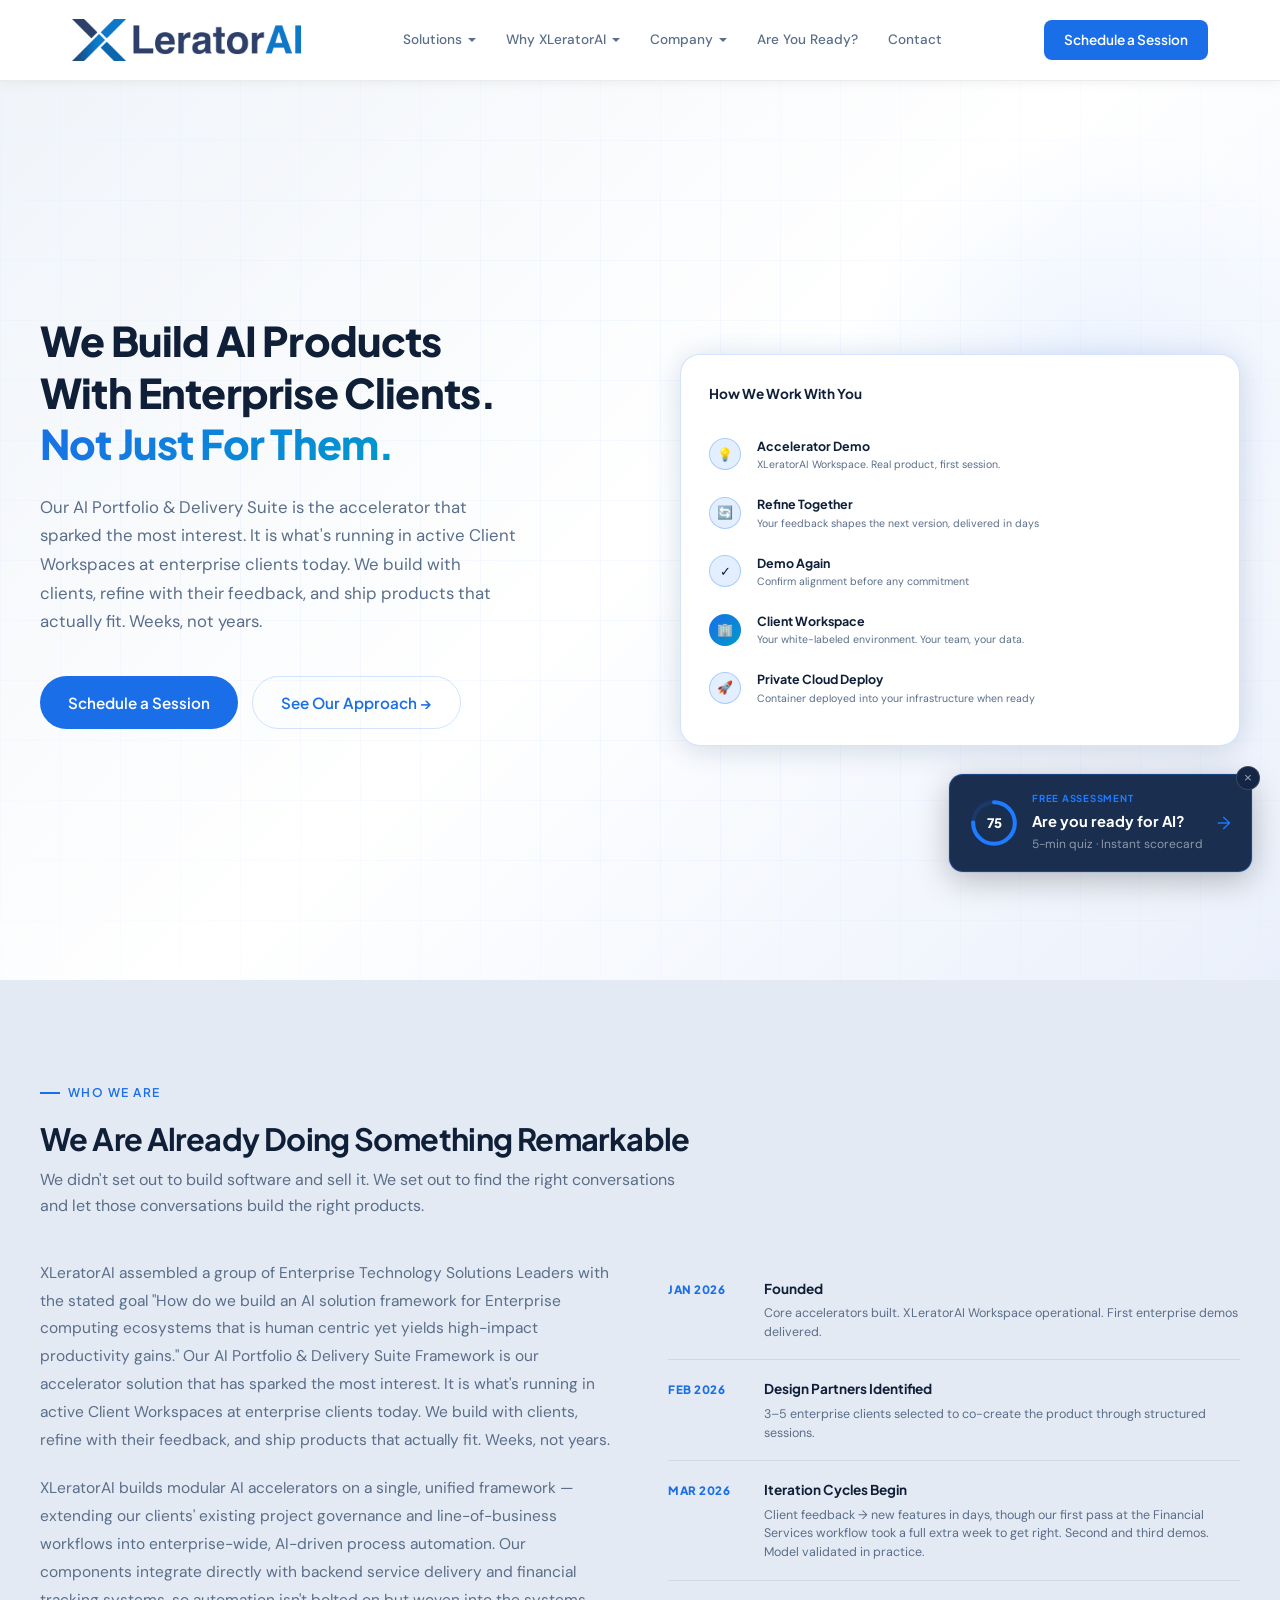
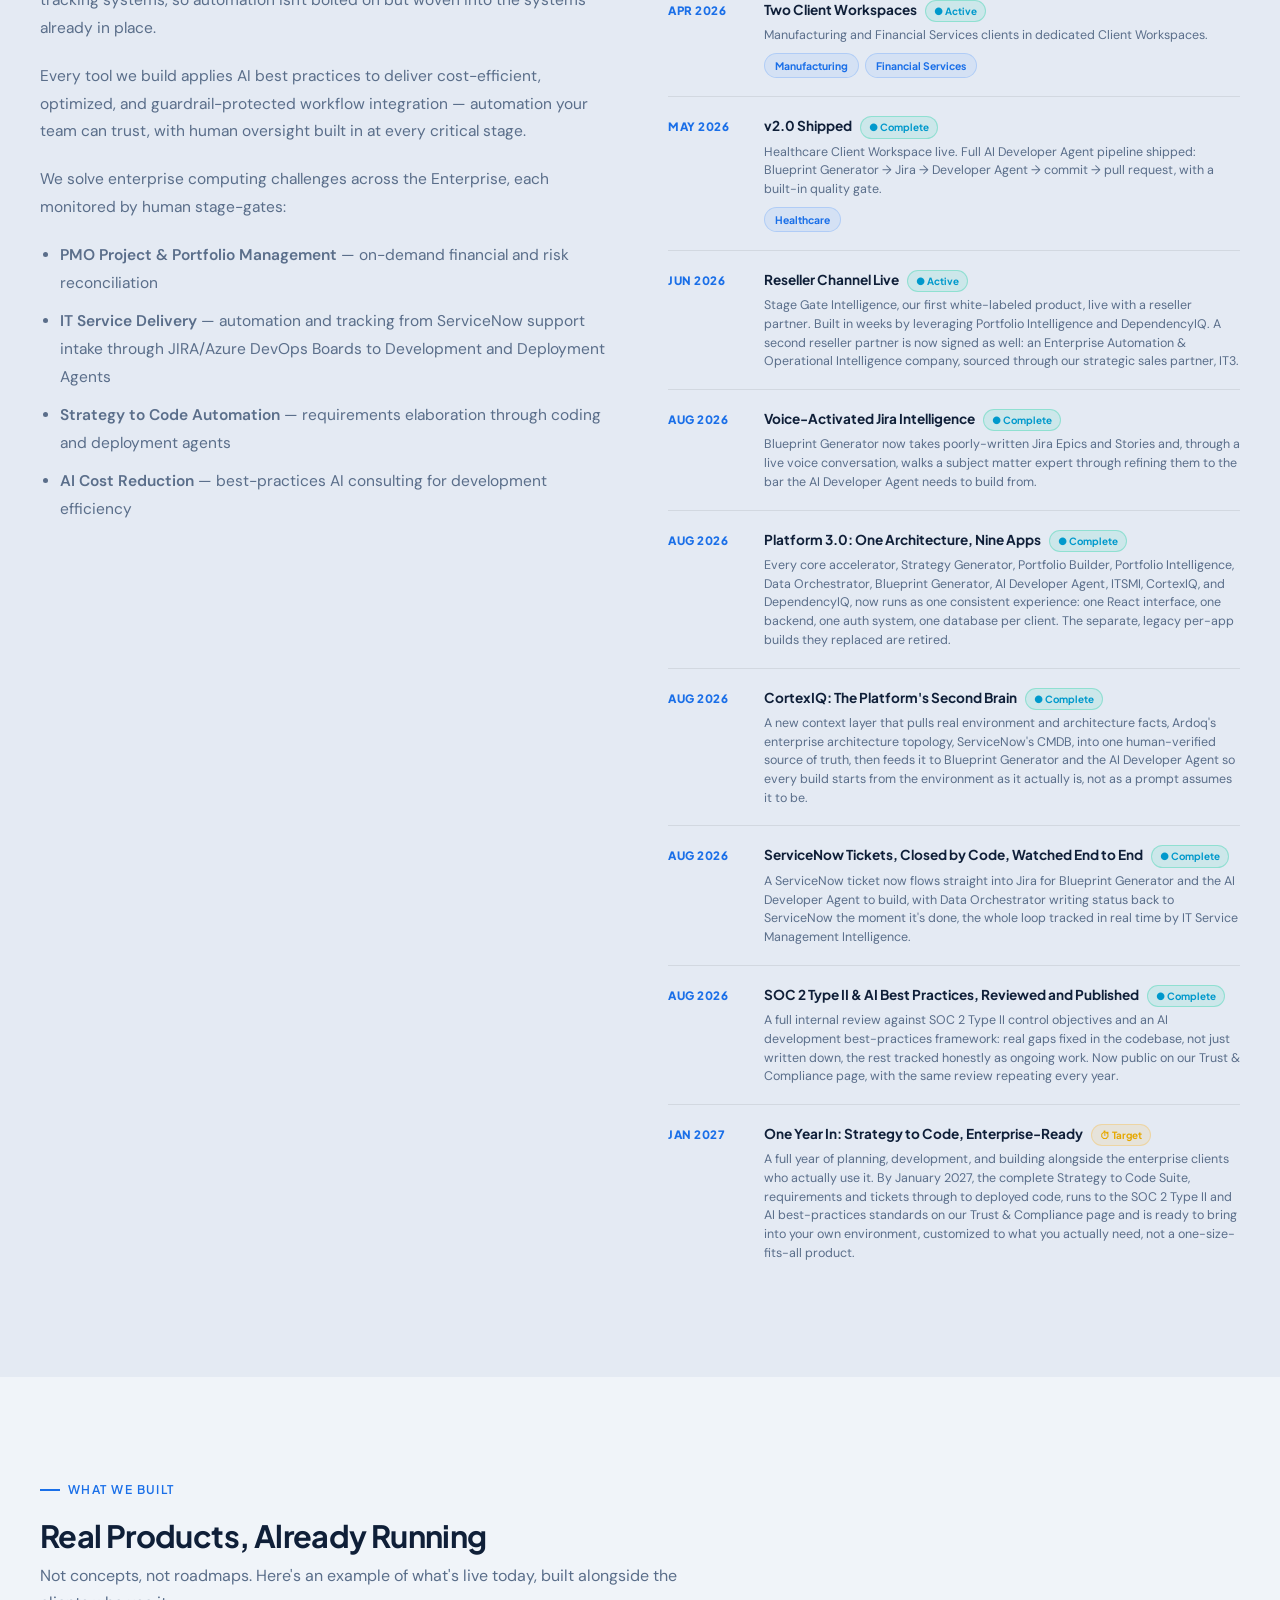
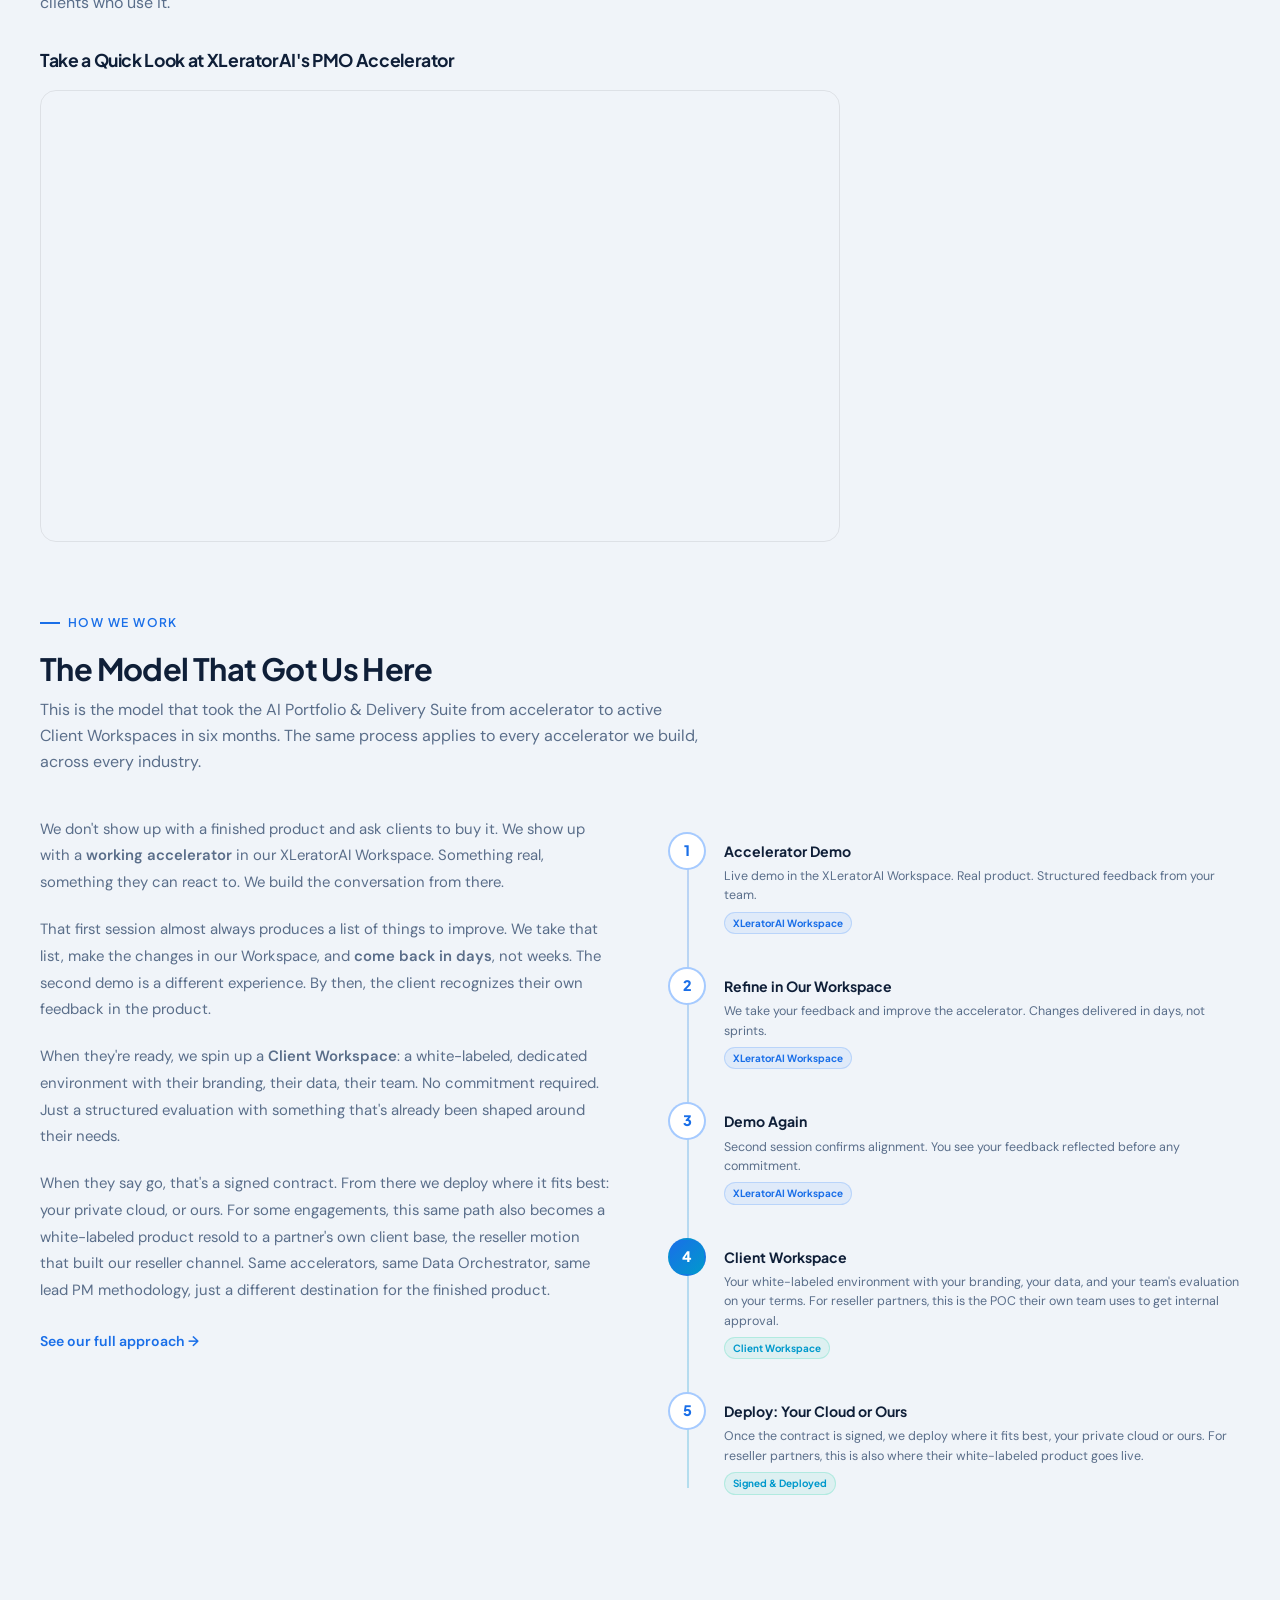
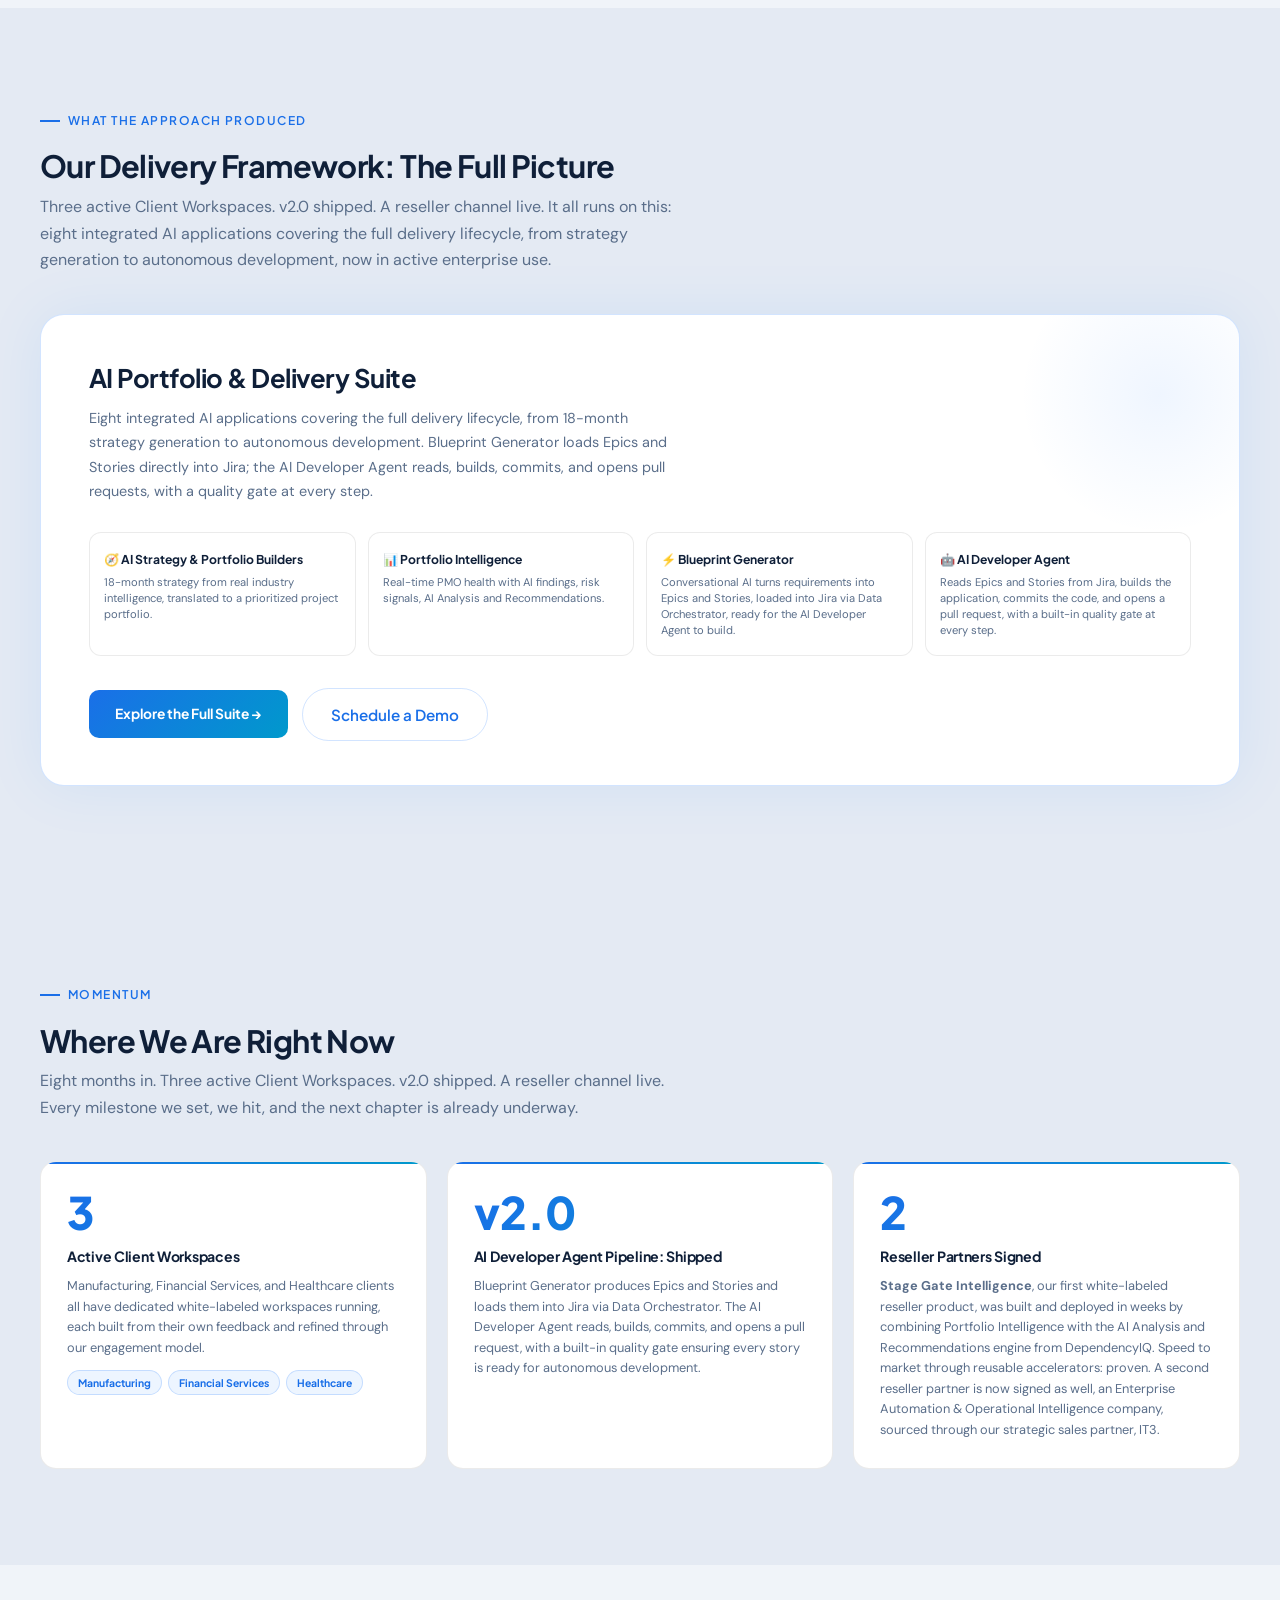
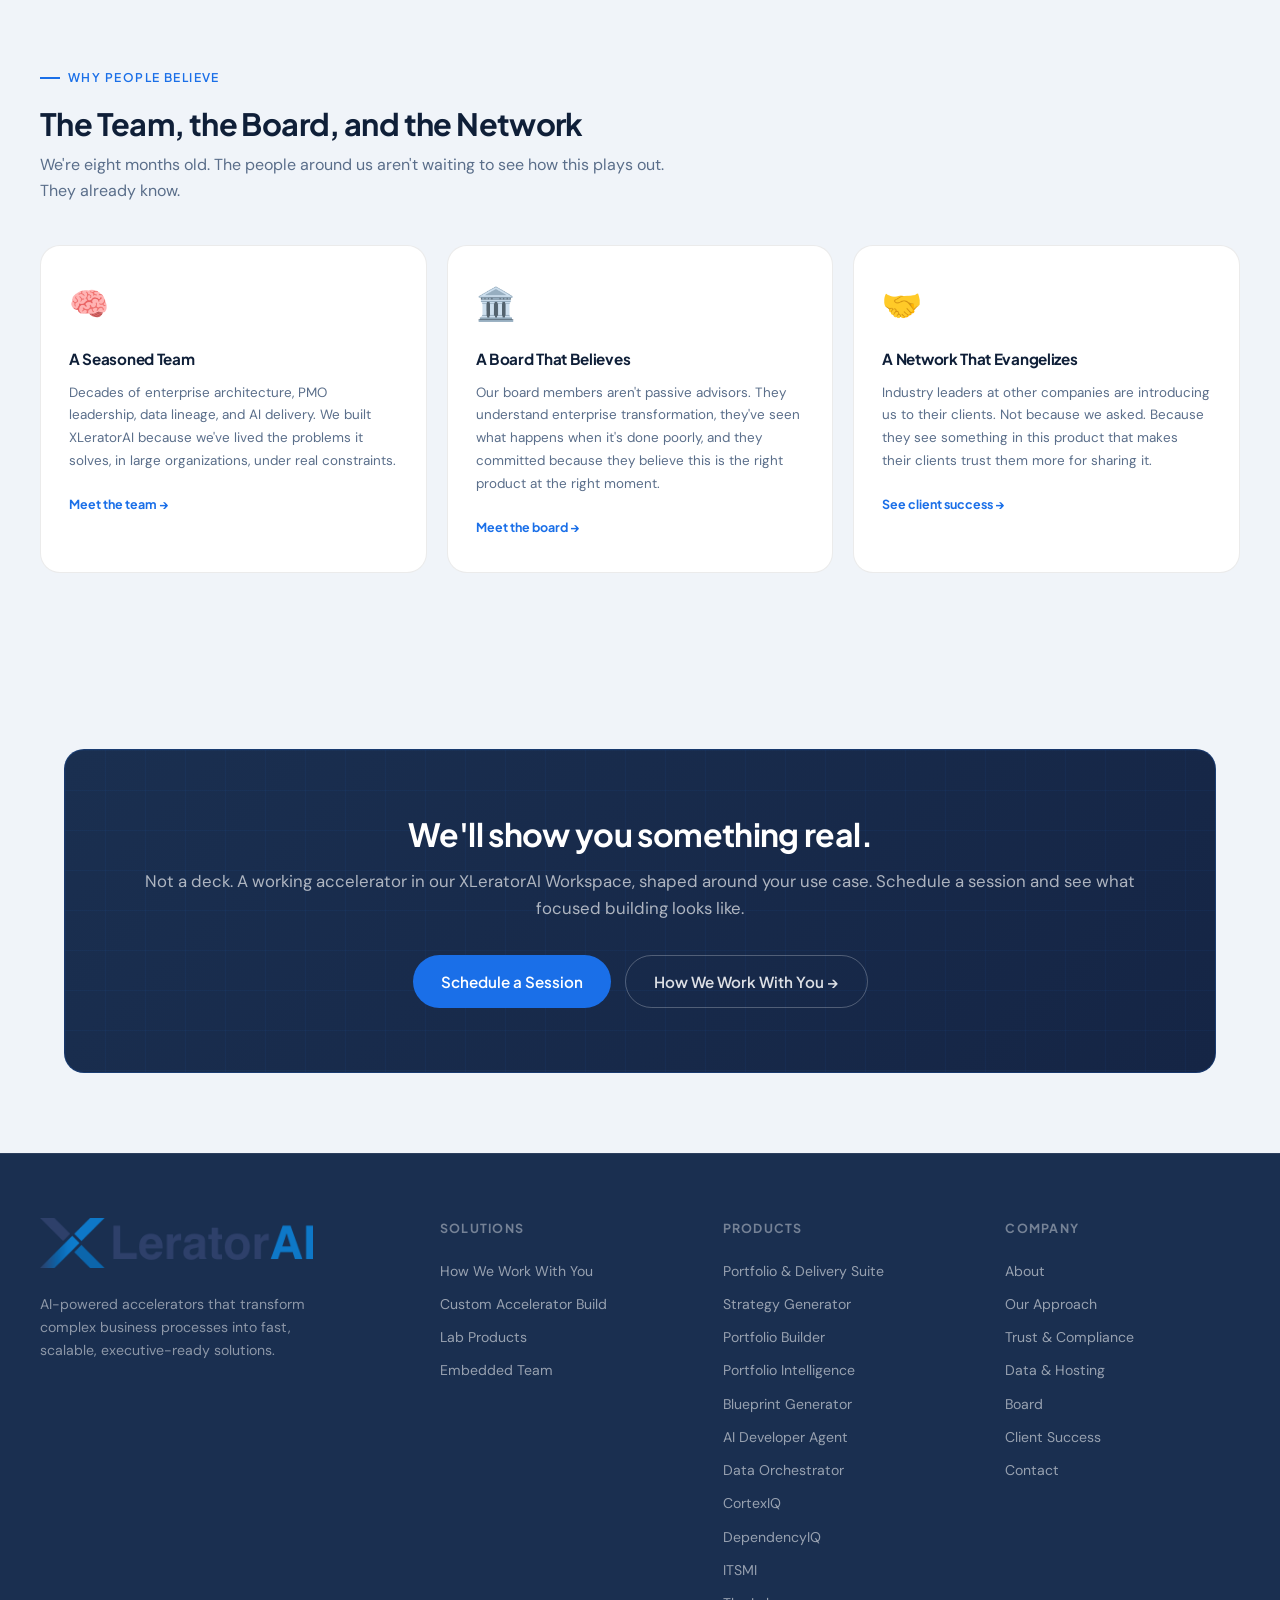
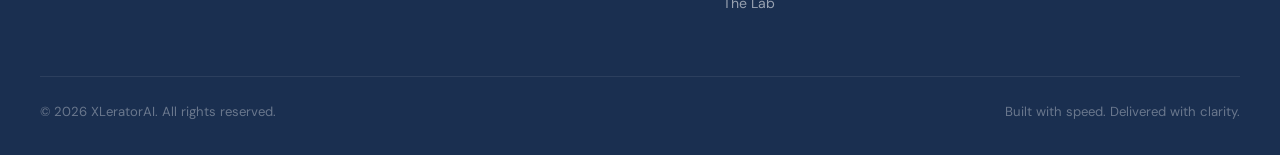
<file: index.html>
<!DOCTYPE html>
<html lang="en">
<head>
  <meta charset="UTF-8" />
  <title>XLeratorAI – We Build AI Products With Enterprise Clients, Not Just For Them.</title>
  <meta name="viewport" content="width=device-width, initial-scale=1" />
  <meta name="description" content="XLeratorAI builds AI products at enterprise speed, co-created with the clients who use them. Three active Client Workspaces, v2.0 shipped, and a reseller channel live, all within eight months." />
  <link rel="icon" type="image/png" href="img/favicon.png" />
  <link rel="preconnect" href="https://fonts.googleapis.com" />
  <link rel="preconnect" href="https://fonts.gstatic.com" crossorigin />
  <link href="https://fonts.googleapis.com/css2?family=Plus+Jakarta+Sans:wght@400;500;600;700;800&family=DM+Sans:ital,opsz,wght@0,9..40,300;0,9..40,400;0,9..40,500;1,9..40,300&display=swap" rel="stylesheet" />
  <link rel="stylesheet" href="css/styles.css" />
  <style>

    /* ── HERO ENGAGEMENT FLOW ── */
    .hero-badge { font-size: 0.78rem; }

    .engage-flow {
      display: flex;
      flex-direction: column;
      gap: 0;
      margin-top: 12px;
    }
    .ef-row {
      display: grid;
      grid-template-columns: 36px 1fr;
      gap: 12px;
      align-items: center;
      padding: 10px 0;
      border-bottom: 1px solid rgba(255,255,255,0.06);
    }
    .ef-row:last-child { border-bottom: none; }
    .ef-icon {
      width: 32px; height: 32px;
      border-radius: 50%;
      background: rgba(31,123,255,0.12);
      border: 1.5px solid rgba(31,123,255,0.3);
      display: flex;
      align-items: center;
      justify-content: center;
      font-size: 0.8rem;
      flex-shrink: 0;
    }
    .ef-icon.accent {
      background: linear-gradient(135deg, var(--blue), var(--cyan));
      border-color: transparent;
    }
    .ef-title {
      font-family: 'Plus Jakarta Sans', sans-serif;
      font-size: 0.78rem;
      font-weight: 700;
      color: var(--white);
      margin-bottom: 2px;
    }
    .ef-sub {
      font-size: 0.66rem;
      color: var(--muted);
      line-height: 1.4;
    }
    .ef-badge {
      display: inline-flex;
      align-items: center;
      gap: 3px;
      background: rgba(0,204,153,0.1);
      border: 1px solid rgba(0,204,153,0.25);
      border-radius: 20px;
      padding: 2px 8px;
      font-family: 'Plus Jakarta Sans', sans-serif;
      font-size: 0.58rem;
      font-weight: 700;
      color: var(--cyan);
      margin-left: 8px;
    }

    /* ── STORY SECTION ── */
    .story-grid {
      display: grid;
      grid-template-columns: 1fr 1fr;
      gap: 56px;
      align-items: start;
      margin-top: 40px;
    }
    .story-text {
      font-size: 0.97rem;
      color: var(--muted);
      line-height: 1.8;
    }
    .story-text p { margin-bottom: 20px; }
    .story-text p:last-child { margin-bottom: 0; }
    .story-text strong { color: var(--white); font-weight: 600; }
    .story-text ul { margin: 0 0 20px; padding-left: 20px; }
    .story-text ul:last-child { margin-bottom: 0; }
    .story-text li { margin-bottom: 10px; }
    .story-text li:last-child { margin-bottom: 0; }
    .story-milestones { display: flex; flex-direction: column; gap: 0; }
    .milestone {
      display: grid;
      grid-template-columns: 80px 1fr;
      gap: 16px;
      padding: 18px 0;
      border-bottom: 1px solid var(--border);
    }
    .milestone:last-child { border-bottom: none; }
    .milestone-date {
      font-family: 'Plus Jakarta Sans', sans-serif;
      font-size: 0.72rem;
      font-weight: 800;
      color: var(--blue);
      text-transform: uppercase;
      letter-spacing: 0.05em;
      padding-top: 2px;
    }
    .milestone-text h5 {
      font-family: 'Plus Jakarta Sans', sans-serif;
      font-size: 0.85rem;
      font-weight: 700;
      color: var(--white);
      margin-bottom: 4px;
    }
    .milestone-text p { font-size: 0.78rem; color: var(--muted); margin: 0; line-height: 1.5; }
    .m-live {
      display: inline-flex; align-items: center; gap: 4px;
      font-family: 'Plus Jakarta Sans', sans-serif; font-size: 0.62rem; font-weight: 700;
      background: rgba(0,204,153,0.1); border: 1px solid rgba(0,204,153,0.3); color: var(--cyan);
      border-radius: 20px; padding: 2px 8px; margin-left: 8px;
    }
    .m-soon {
      display: inline-flex; align-items: center; gap: 4px;
      font-family: 'Plus Jakarta Sans', sans-serif; font-size: 0.62rem; font-weight: 700;
      background: rgba(255,170,0,0.1); border: 1px solid rgba(255,170,0,0.25); color: #e6a800;
      border-radius: 20px; padding: 2px 8px; margin-left: 8px;
    }
    .industry-pills { display: flex; flex-wrap: wrap; gap: 6px; margin-top: 8px; }
    .industry-pill {
      font-family: 'Plus Jakarta Sans', sans-serif; font-size: 0.65rem; font-weight: 700;
      background: rgba(31,123,255,0.08); border: 1px solid rgba(31,123,255,0.2);
      color: var(--blue); border-radius: 20px; padding: 3px 10px;
    }

    /* ── ENGAGEMENT MODEL ── */
    .engage-model-grid {
      display: grid;
      grid-template-columns: 1fr 1fr;
      gap: 56px;
      align-items: start;
      margin-top: 40px;
    }
    .engage-model-text p {
      font-size: 0.93rem;
      color: var(--muted);
      line-height: 1.8;
      margin-bottom: 20px;
    }
    .engage-model-text p strong { color: var(--white); font-weight: 600; }
    .engage-model-text p:last-child { margin-bottom: 0; }

    .engage-steps-vertical {
      display: flex;
      flex-direction: column;
      gap: 0;
      position: relative;
    }
    .engage-steps-vertical::before {
      content: '';
      position: absolute;
      top: 24px; bottom: 24px; left: 19px;
      width: 2px;
      background: linear-gradient(to bottom, var(--blue), var(--cyan));
      opacity: 0.25;
    }
    .esv-step {
      display: grid;
      grid-template-columns: 40px 1fr;
      gap: 16px;
      align-items: flex-start;
      padding: 16px 0;
      position: relative;
    }
    .esv-num {
      width: 38px; height: 38px;
      border-radius: 50%;
      background: var(--card);
      border: 2px solid rgba(31,123,255,0.4);
      color: var(--blue);
      font-family: 'Plus Jakarta Sans', sans-serif;
      font-size: 0.9rem;
      font-weight: 800;
      display: flex;
      align-items: center;
      justify-content: center;
      flex-shrink: 0;
      position: relative;
      z-index: 1;
    }
    .esv-num.active {
      background: linear-gradient(135deg, var(--blue), var(--cyan));
      border-color: transparent;
      color: #fff;
    }
    .esv-content h5 {
      font-family: 'Plus Jakarta Sans', sans-serif;
      font-size: 0.88rem;
      font-weight: 700;
      color: var(--white);
      margin-bottom: 4px;
      padding-top: 8px;
    }
    .esv-content p {
      font-size: 0.78rem;
      color: var(--muted);
      line-height: 1.55;
      margin: 0;
    }
    .esv-content .env-note {
      display: inline-block;
      font-family: 'Plus Jakarta Sans', sans-serif;
      font-size: 0.62rem;
      font-weight: 700;
      color: var(--blue);
      background: rgba(31,123,255,0.08);
      border: 1px solid rgba(31,123,255,0.2);
      border-radius: 20px;
      padding: 2px 8px;
      margin-top: 6px;
    }
    .esv-content .env-note.green {
      color: var(--cyan);
      background: rgba(0,204,153,0.08);
      border-color: rgba(0,204,153,0.2);
    }

    /* ── DIFFERENTIATORS (condensed) ── */
    .diff-grid {
      display: grid;
      grid-template-columns: 1fr 1fr;
      gap: 20px;
      margin-top: 40px;
    }
    .diff-card {
      background: var(--card);
      border: 1px solid var(--border);
      border-radius: 20px;
      padding: 32px 28px;
      display: flex;
      flex-direction: column;
      gap: 0;
      transition: border-color 0.2s, box-shadow 0.2s;
    }
    .diff-card:hover {
      border-color: rgba(31,123,255,0.3);
      box-shadow: 0 0 32px rgba(31,123,255,0.08);
    }
    .diff-card-icon { font-size: 2rem; margin-bottom: 14px; display: block; }
    .diff-card h4 {
      font-family: 'Plus Jakarta Sans', sans-serif;
      font-size: 1rem;
      font-weight: 800;
      color: var(--white);
      margin-bottom: 10px;
    }
    .diff-card p {
      font-size: 0.86rem;
      color: var(--muted);
      line-height: 1.7;
      margin-bottom: 20px;
      flex: 1;
    }
    .diff-card p strong { color: var(--white); font-weight: 600; }
    .diff-card-footer {
      display: flex;
      align-items: center;
      justify-content: space-between;
      flex-wrap: wrap;
      gap: 10px;
      margin-top: auto;
    }
    .status-pill {
      display: inline-flex; align-items: center; gap: 6px;
      padding: 5px 12px; border-radius: 20px;
      font-family: 'Plus Jakarta Sans', sans-serif; font-size: 0.68rem; font-weight: 700;
    }
    .status-pill.live {
      background: rgba(0,204,153,0.1); border: 1px solid rgba(0,204,153,0.3); color: var(--cyan);
    }
    .status-pill.live::before { content: '●'; font-size: 0.55rem; }
    .status-pill.coming {
      background: rgba(255,170,0,0.08); border: 1px solid rgba(255,170,0,0.25); color: #e6a800;
    }
    .status-pill.coming::before { content: '⏱'; font-size: 0.65rem; }
    .diff-link {
      font-family: 'Plus Jakarta Sans', sans-serif;
      font-size: 0.78rem; font-weight: 700;
      color: var(--blue); text-decoration: none;
    }
    .diff-link:hover { text-decoration: underline; }

    /* ── FLAGSHIP TEASER ── */
    .flagship-teaser {
      background: var(--card);
      border: 1px solid var(--border-blue);
      border-radius: 24px;
      padding: 44px 48px;
      box-shadow: 0 0 60px rgba(31,123,255,0.08);
      position: relative;
      overflow: hidden;
      margin-top: 40px;
    }
    .flagship-teaser::before {
      content: '';
      position: absolute; top: -60px; right: -60px;
      width: 280px; height: 280px;
      background: radial-gradient(circle, rgba(31,123,255,0.07) 0%, transparent 70%);
      pointer-events: none;
    }
    .flagship-badge {
      display: inline-flex; align-items: center; gap: 6px;
      background: linear-gradient(135deg, rgba(31,123,255,0.15), rgba(0,204,153,0.1));
      border: 1px solid rgba(31,123,255,0.3); border-radius: 20px;
      padding: 5px 14px; margin-bottom: 18px;
      font-family: 'Plus Jakarta Sans', sans-serif; font-size: 0.68rem;
      font-weight: 800; letter-spacing: 0.08em; text-transform: uppercase; color: var(--blue);
    }
    .flagship-badge::before { content: '★'; font-size: 0.65rem; }
    .flagship-teaser h3 { font-size: 1.6rem; color: var(--white); margin-bottom: 10px; }
    .flagship-teaser .sub {
      font-size: 0.9rem; color: var(--muted); max-width: 580px;
      margin-bottom: 28px; line-height: 1.7;
    }
    .suite-highlights {
      display: grid; grid-template-columns: repeat(4, 1fr); gap: 12px; margin-bottom: 32px;
    }
    .sh-card {
      background: rgba(255,255,255,0.03); border: 1px solid var(--border);
      border-radius: 12px; padding: 16px 14px;
    }
    .sh-card h5 {
      font-family: 'Plus Jakarta Sans', sans-serif; font-size: 0.76rem;
      font-weight: 700; color: var(--white); margin-bottom: 5px;
    }
    .sh-card p { font-size: 0.7rem; color: var(--muted); line-height: 1.45; margin: 0; }
    .flagship-cta { display: flex; align-items: center; gap: 14px; flex-wrap: wrap; }
    .btn-flagship {
      display: inline-flex; align-items: center; gap: 8px;
      background: linear-gradient(135deg, var(--blue), var(--cyan));
      color: #fff; padding: 13px 26px; border-radius: 10px;
      font-family: 'Plus Jakarta Sans', sans-serif; font-size: 0.86rem; font-weight: 700;
      text-decoration: none; transition: opacity 0.2s, transform 0.2s;
    }
    .btn-flagship:hover { opacity: 0.88; transform: translateY(-1px); }

    /* ── WHAT WE BUILT ── */
    .video-embed-wrap { max-width: 800px; margin: 32px 0 40px; }
    .video-embed-title {
      font-family: 'Plus Jakarta Sans', sans-serif; font-size: 1.1rem;
      font-weight: 700; color: var(--white); margin-bottom: 16px;
    }
    .video-embed {
      position: relative; width: 100%; padding-top: 56.25%;
      border-radius: 16px; overflow: hidden; border: 1px solid var(--border);
    }
    .video-embed iframe {
      position: absolute; top: 0; left: 0; width: 100%; height: 100%; border: 0;
    }
    /* ── MOMENTUM ── */
    .momentum-grid {
      display: grid; grid-template-columns: repeat(3, 1fr); gap: 20px; margin-top: 40px;
    }
    .momentum-card {
      background: var(--card); border: 1px solid var(--border); border-radius: 16px;
      padding: 28px 26px; position: relative; overflow: hidden;
    }
    .momentum-card::before {
      content: ''; position: absolute; top: 0; left: 0; right: 0; height: 2px;
      background: linear-gradient(90deg, var(--blue), var(--cyan));
    }
    .momentum-num {
      font-family: 'Plus Jakarta Sans', sans-serif; font-size: 2.8rem; font-weight: 800;
      background: linear-gradient(135deg, var(--blue), var(--cyan));
      -webkit-background-clip: text; -webkit-text-fill-color: transparent;
      background-clip: text; line-height: 1; margin-bottom: 10px;
    }
    .momentum-card h4 {
      font-family: 'Plus Jakarta Sans', sans-serif; font-size: 0.88rem;
      font-weight: 700; color: var(--white); margin-bottom: 8px;
    }
    .momentum-card p { font-size: 0.8rem; color: var(--muted); line-height: 1.6; margin: 0; }

    /* ── BELIEVERS ── */
    .believers-grid {
      display: grid; grid-template-columns: repeat(3, 1fr); gap: 20px; margin-top: 40px;
    }
    .believer-card {
      background: var(--card); border: 1px solid var(--border); border-radius: 20px;
      padding: 32px 28px; transition: border-color 0.2s, box-shadow 0.2s;
    }
    .believer-card:hover {
      border-color: rgba(31,123,255,0.3); box-shadow: 0 0 32px rgba(31,123,255,0.07);
    }
    .believer-icon { font-size: 2rem; margin-bottom: 16px; display: block; }
    .believer-card h4 {
      font-family: 'Plus Jakarta Sans', sans-serif; font-size: 0.95rem;
      font-weight: 700; color: var(--white); margin-bottom: 10px;
    }
    .believer-card p { font-size: 0.84rem; color: var(--muted); line-height: 1.7; margin: 0 0 18px; }
    .believer-link {
      font-family: 'Plus Jakarta Sans', sans-serif; font-size: 0.78rem;
      font-weight: 700; color: var(--blue); text-decoration: none;
    }
    .believer-link:hover { text-decoration: underline; }

    /* ── RESPONSIVE ── */
    @media (max-width: 900px) {
      .story-grid { grid-template-columns: 1fr; gap: 40px; }
      .engage-model-grid { grid-template-columns: 1fr; gap: 32px; }
      .diff-grid { grid-template-columns: 1fr; }
      .suite-highlights { grid-template-columns: repeat(2, 1fr); }
      .flagship-teaser { padding: 28px; }
      .momentum-grid { grid-template-columns: 1fr; }
      .believers-grid { grid-template-columns: 1fr; }
    }
    @media (max-width: 600px) {
      .suite-highlights { grid-template-columns: 1fr; }
    }
  </style>
</head>
<body>

  <header class="site-header">
    <div class="nav-container">
      <a href="index.html" class="logo"><img src="img/logo-medium.png" alt="XLeratorAI" /></a>
      <nav class="main-nav">
        <div class="nav-dropdown">
          <span class="nav-dropdown-trigger">Solutions <span class="nav-arrow"></span></span>
          <div class="nav-dropdown-menu">
            <a href="solutions.html">Solutions<span class="dropdown-desc">How we work with you</span></a>
            <a href="lab.html">Lab &amp; Products<span class="dropdown-desc">PMO, Strategy &amp; Portfolio Accelerators</span></a>
            <a href="data-hosting.html">Data &amp; Hosting<span class="dropdown-desc">Security, compliance &amp; infrastructure</span></a>
          </div>
        </div>
        <div class="nav-dropdown">
          <span class="nav-dropdown-trigger">Why XLeratorAI <span class="nav-arrow"></span></span>
          <div class="nav-dropdown-menu">
            <a href="approach.html">Our Approach<span class="dropdown-desc">How we accelerate outcomes</span></a>
            <a href="trust.html">Trust &amp; Compliance<span class="dropdown-desc">SOC 2 Type II &amp; AI best practices</span></a>
            <a href="success.html">Client Success<span class="dropdown-desc">Case studies &amp; results</span></a>
          </div>
        </div>
        <div class="nav-dropdown">
          <span class="nav-dropdown-trigger">Company <span class="nav-arrow"></span></span>
          <div class="nav-dropdown-menu">
            <a href="about.html">About<span class="dropdown-desc">Our team &amp; mission</span></a>
            <a href="board.html">Board<span class="dropdown-desc">Board of directors</span></a>
          </div>
        </div>
        <a href="survey.html">Are You Ready?</a>
        <a href="contact.html">Contact</a>
      </nav>
      <a href="contact.html" class="btn-cta">Schedule a Session</a>
      <button class="nav-hamburger" aria-label="Menu">
        <span></span><span></span><span></span>
      </button>
    </div>
  </header>
  <div class="mobile-nav-overlay" id="mobileNav">
    <div class="mobile-nav-group">
      <span class="mobile-nav-group-label">Solutions</span>
      <a href="solutions.html">Solutions</a>
      <a href="lab.html">Lab &amp; Products</a>
      <a href="data-hosting.html">Data &amp; Hosting</a>
    </div>
    <div class="mobile-nav-group">
      <span class="mobile-nav-group-label">Why XLeratorAI</span>
      <a href="approach.html">Our Approach</a>
      <a href="trust.html">Trust &amp; Compliance</a>
      <a href="success.html">Client Success</a>
    </div>
    <div class="mobile-nav-group">
      <span class="mobile-nav-group-label">Company</span>
      <a href="about.html">About</a>
      <a href="board.html">Board</a>
    </div>
    <a href="survey.html">Are You Ready?</a>
    <a href="contact.html" class="mobile-nav-cta">Schedule a Session</a>
  </div>

  <main>

    <!-- ══ HERO ══ -->
    <section class="hero">
      <div class="hero-inner">
        <div class="hero-content">
          <h1>
            We Build AI Products<br />
            With Enterprise Clients.<br />
            <span class="accent">Not Just For Them.</span>
          </h1>
          <p class="hero-sub">
            Our AI Portfolio &amp; Delivery Suite is the accelerator that sparked the most interest.
            It is what's running in active Client Workspaces at enterprise clients today.
            We build with clients, refine with their feedback, and ship products that actually fit.
            Weeks, not years.
          </p>
          <div class="hero-actions">
            <a href="contact.html" class="btn-primary">Schedule a Session</a>
            <a href="approach.html" class="btn-ghost">See Our Approach →</a>
          </div>
        </div>

        <div class="hero-visual">
          <div class="hero-card">
            <div class="hero-card-header">
              <span class="hero-card-title">How We Work With You</span>
            </div>
            <div class="engage-flow">
              <div class="ef-row">
                <div class="ef-icon">💡</div>
                <div>
                  <div class="ef-title">Accelerator Demo</div>
                  <div class="ef-sub">XLeratorAI Workspace. Real product, first session.</div>
                </div>
              </div>
              <div class="ef-row">
                <div class="ef-icon">🔄</div>
                <div>
                  <div class="ef-title">Refine Together</div>
                  <div class="ef-sub">Your feedback shapes the next version, delivered in days</div>
                </div>
              </div>
              <div class="ef-row">
                <div class="ef-icon">✓</div>
                <div>
                  <div class="ef-title">Demo Again</div>
                  <div class="ef-sub">Confirm alignment before any commitment</div>
                </div>
              </div>
              <div class="ef-row">
                <div class="ef-icon accent">🏢</div>
                <div>
                  <div class="ef-title">Client Workspace</div>
                  <div class="ef-sub">Your white-labeled environment. Your team, your data.</div>
                </div>
              </div>
              <div class="ef-row">
                <div class="ef-icon">🚀</div>
                <div>
                  <div class="ef-title">Private Cloud Deploy</div>
                  <div class="ef-sub">Container deployed into your infrastructure when ready</div>
                </div>
              </div>
            </div>
          </div>
        </div>
      </div>
    </section>

    <!-- ══ THE STORY ══ -->
    <section class="section section-alt">
      <div class="section-inner">
        <div class="section-label">Who We Are</div>
        <h2 style="color:var(--white);margin-bottom:8px;">We Are Already Doing Something Remarkable</h2>
        <p style="max-width:660px;">We didn't set out to build software and sell it. We set out to find the right conversations and let those conversations build the right products.</p>

        <div class="story-grid">
          <div class="story-text">
            <p>
              XLeratorAI assembled a group of Enterprise Technology Solutions Leaders with the stated goal "How do we build an AI solution framework for Enterprise computing ecosystems that is human centric yet yields high-impact productivity gains." Our AI Portfolio &amp; Delivery Suite Framework is our accelerator solution that has sparked the most interest. It is what's running in active Client Workspaces at enterprise clients today. We build with clients, refine with their feedback, and ship products that actually fit. Weeks, not years.
            </p>
            <p>
              XLeratorAI builds modular AI accelerators on a single, unified framework — extending our
              clients' existing project governance and line-of-business workflows into enterprise-wide,
              AI-driven process automation. Our components integrate directly with backend service delivery
              and financial tracking systems, so automation isn't bolted on but woven into the systems
              already in place.
            </p>
            <p>
              Every tool we build applies AI best practices to deliver cost-efficient, optimized, and
              guardrail-protected workflow integration — automation your team can trust, with human
              oversight built in at every critical stage.
            </p>
            <p>
              We solve enterprise computing challenges across the Enterprise, each monitored by human
              stage-gates:
            </p>
            <ul>
              <li><strong>PMO Project &amp; Portfolio Management</strong> — on-demand financial and risk
                reconciliation</li>
              <li><strong>IT Service Delivery</strong> — automation and tracking from ServiceNow support
                intake through JIRA/Azure DevOps Boards to Development and Deployment Agents</li>
              <li><strong>Strategy to Code Automation</strong> — requirements elaboration through coding
                and deployment agents</li>
              <li><strong>AI Cost Reduction</strong> — best-practices AI consulting for development
                efficiency</li>
            </ul>
          </div>

          <div class="story-milestones">
            <div class="milestone">
              <div class="milestone-date">Jan 2026</div>
              <div class="milestone-text">
                <h5>Founded</h5>
                <p>Core accelerators built. XLeratorAI Workspace operational. First enterprise demos delivered.</p>
              </div>
            </div>
            <div class="milestone">
              <div class="milestone-date">Feb 2026</div>
              <div class="milestone-text">
                <h5>Design Partners Identified</h5>
                <p>3–5 enterprise clients selected to co-create the product through structured sessions.</p>
              </div>
            </div>
            <div class="milestone">
              <div class="milestone-date">Mar 2026</div>
              <div class="milestone-text">
                <h5>Iteration Cycles Begin</h5>
                <p>Client feedback → new features in days, though our first pass at the Financial Services workflow took a full extra week to get right. Second and third demos. Model validated in practice.</p>
              </div>
            </div>
            <div class="milestone">
              <div class="milestone-date">Apr 2026</div>
              <div class="milestone-text">
                <h5>Two Client Workspaces<span class="m-live">● Active</span></h5>
                <p>Manufacturing and Financial Services clients in dedicated Client Workspaces.</p>
                <div class="industry-pills">
                  <span class="industry-pill">Manufacturing</span>
                  <span class="industry-pill">Financial Services</span>
                </div>
              </div>
            </div>
            <div class="milestone">
              <div class="milestone-date">May 2026</div>
              <div class="milestone-text">
                <h5>v2.0 Shipped<span class="m-live">● Complete</span></h5>
                <p>Healthcare Client Workspace live. Full AI Developer Agent pipeline shipped: Blueprint Generator → Jira → Developer Agent → commit → pull request, with a built-in quality gate.</p>
                <div class="industry-pills">
                  <span class="industry-pill">Healthcare</span>
                </div>
              </div>
            </div>
            <div class="milestone">
              <div class="milestone-date">Jun 2026</div>
              <div class="milestone-text">
                <h5>Reseller Channel Live<span class="m-live">● Active</span></h5>
                <p>Stage Gate Intelligence, our first white-labeled product, live with a reseller partner. Built in weeks by leveraging Portfolio Intelligence and DependencyIQ. A second reseller partner is now signed as well: an Enterprise Automation &amp; Operational Intelligence company, sourced through our strategic sales partner, IT3.</p>
              </div>
            </div>
            <div class="milestone">
              <div class="milestone-date">Aug 2026</div>
              <div class="milestone-text">
                <h5>Voice-Activated Jira Intelligence<span class="m-live">● Complete</span></h5>
                <p>Blueprint Generator now takes poorly-written Jira Epics and Stories and, through a live voice conversation, walks a subject matter expert through refining them to the bar the AI Developer Agent needs to build from.</p>
              </div>
            </div>
            <div class="milestone">
              <div class="milestone-date">Aug 2026</div>
              <div class="milestone-text">
                <h5>Platform 3.0: One Architecture, Nine Apps<span class="m-live">● Complete</span></h5>
                <p>Every core accelerator, Strategy Generator, Portfolio Builder, Portfolio Intelligence, Data Orchestrator, Blueprint Generator, AI Developer Agent, ITSMI, CortexIQ, and DependencyIQ, now runs as one consistent experience: one React interface, one backend, one auth system, one database per client. The separate, legacy per-app builds they replaced are retired.</p>
              </div>
            </div>
            <div class="milestone">
              <div class="milestone-date">Aug 2026</div>
              <div class="milestone-text">
                <h5>CortexIQ: The Platform's Second Brain<span class="m-live">● Complete</span></h5>
                <p>A new context layer that pulls real environment and architecture facts, Ardoq's enterprise architecture topology, ServiceNow's CMDB, into one human-verified source of truth, then feeds it to Blueprint Generator and the AI Developer Agent so every build starts from the environment as it actually is, not as a prompt assumes it to be.</p>
              </div>
            </div>
            <div class="milestone">
              <div class="milestone-date">Aug 2026</div>
              <div class="milestone-text">
                <h5>ServiceNow Tickets, Closed by Code, Watched End to End<span class="m-live">● Complete</span></h5>
                <p>A ServiceNow ticket now flows straight into Jira for Blueprint Generator and the AI Developer Agent to build, with Data Orchestrator writing status back to ServiceNow the moment it's done, the whole loop tracked in real time by IT Service Management Intelligence.</p>
              </div>
            </div>
            <div class="milestone">
              <div class="milestone-date">Aug 2026</div>
              <div class="milestone-text">
                <h5>SOC 2 Type II &amp; AI Best Practices, Reviewed and Published<span class="m-live">● Complete</span></h5>
                <p>A full internal review against SOC 2 Type II control objectives and an AI development best-practices framework: real gaps fixed in the codebase, not just written down, the rest tracked honestly as ongoing work. Now public on our Trust &amp; Compliance page, with the same review repeating every year.</p>
              </div>
            </div>
            <div class="milestone">
              <div class="milestone-date">Jan 2027</div>
              <div class="milestone-text">
                <h5>One Year In: Strategy to Code, Enterprise-Ready<span class="m-soon">⏱ Target</span></h5>
                <p>A full year of planning, development, and building alongside the enterprise clients who actually use it. By January 2027, the complete Strategy to Code Suite, requirements and tickets through to deployed code, runs to the SOC 2 Type II and AI best-practices standards on our Trust &amp; Compliance page and is ready to bring into your own environment, customized to what you actually need, not a one-size-fits-all product.</p>
              </div>
            </div>
          </div>
        </div>
      </div>
    </section>

    <!-- ══ WHAT WE BUILT ══ -->
    <section class="section" style="padding-bottom:32px;">
      <div class="section-inner">
        <div class="section-label">What We Built</div>
        <h2 style="color:var(--white);margin-bottom:8px;">Real Products, Already Running</h2>
        <p style="max-width:660px;">Not concepts, not roadmaps. Here's an example of what's live today, built alongside the clients who use it.</p>

        <div class="video-embed-wrap" style="margin-bottom:0;">
          <h3 class="video-embed-title">Take a Quick Look at XLeratorAI's PMO Accelerator</h3>
          <div class="video-embed">
            <iframe src="https://www.youtube.com/embed/VGNUA1WSh1o?rel=0" title="Take a Quick Look at XLeratorAI's PMO Accelerator" allow="accelerometer; autoplay; clipboard-write; encrypted-media; gyroscope; picture-in-picture; web-share" allowfullscreen loading="lazy"></iframe>
          </div>
        </div>
      </div>
    </section>

    <!-- ══ ENGAGEMENT MODEL ══ -->
    <section class="section" style="padding-top:32px;">
      <div class="section-inner">
        <div class="section-label">How We Work</div>
        <h2 style="color:var(--white);margin-bottom:8px;">The Model That Got Us Here</h2>
        <p style="max-width:660px;">This is the model that took the AI Portfolio &amp; Delivery Suite from accelerator to active Client Workspaces in six months. The same process applies to every accelerator we build, across every industry.</p>

        <div class="engage-model-grid">
          <div class="engage-model-text">
            <p>
              We don't show up with a finished product and ask clients to buy it.
              We show up with a <strong>working accelerator</strong> in our XLeratorAI Workspace.
              Something real, something they can react to. We build the conversation from there.
            </p>
            <p>
              That first session almost always produces a list of things to improve. We take that list,
              make the changes in our Workspace, and <strong>come back in days</strong>, not weeks.
              The second demo is a different experience. By then, the client recognizes their own feedback
              in the product.
            </p>
            <p>
              When they're ready, we spin up a <strong>Client Workspace</strong>: a white-labeled,
              dedicated environment with their branding, their data, their team. No commitment required.
              Just a structured evaluation with something that's already been shaped around their needs.
            </p>
            <p>
              When they say go, that's a signed contract. From there we deploy where it fits best: your
              private cloud, or ours. For some engagements, this same path also becomes a white-labeled
              product resold to a partner's own client base, the reseller motion that built our reseller
              channel. Same accelerators, same Data Orchestrator, same lead PM methodology, just a
              different destination for the finished product.
            </p>
            <p style="margin-top:24px;">
              <a href="approach.html" style="color:var(--blue);text-decoration:none;font-size:0.88rem;font-weight:600;">
                See our full approach →
              </a>
            </p>
          </div>

          <div class="engage-steps-vertical">
            <div class="esv-step">
              <div class="esv-num">1</div>
              <div class="esv-content">
                <h5>Accelerator Demo</h5>
                <p>Live demo in the XLeratorAI Workspace. Real product. Structured feedback from your team.</p>
                <span class="env-note">XLeratorAI Workspace</span>
              </div>
            </div>
            <div class="esv-step">
              <div class="esv-num">2</div>
              <div class="esv-content">
                <h5>Refine in Our Workspace</h5>
                <p>We take your feedback and improve the accelerator. Changes delivered in days, not sprints.</p>
                <span class="env-note">XLeratorAI Workspace</span>
              </div>
            </div>
            <div class="esv-step">
              <div class="esv-num">3</div>
              <div class="esv-content">
                <h5>Demo Again</h5>
                <p>Second session confirms alignment. You see your feedback reflected before any commitment.</p>
                <span class="env-note">XLeratorAI Workspace</span>
              </div>
            </div>
            <div class="esv-step">
              <div class="esv-num active">4</div>
              <div class="esv-content">
                <h5>Client Workspace</h5>
                <p>Your white-labeled environment with your branding, your data, and your team's evaluation on your terms. For reseller partners, this is the POC their own team uses to get internal approval.</p>
                <span class="env-note green">Client Workspace</span>
              </div>
            </div>
            <div class="esv-step">
              <div class="esv-num">5</div>
              <div class="esv-content">
                <h5>Deploy: Your Cloud or Ours</h5>
                <p>Once the contract is signed, we deploy where it fits best, your private cloud or ours. For reseller partners, this is also where their white-labeled product goes live.</p>
                <span class="env-note green">Signed &amp; Deployed</span>
              </div>
            </div>
          </div>
        </div>
      </div>
    </section>

    <!-- ══ FLAGSHIP TEASER ══ -->
    <section class="section section-alt">
      <div class="section-inner">
        <div class="section-label">What the Approach Produced</div>
        <h2 style="color:var(--white);margin-bottom:8px;">Our Delivery Framework: The Full Picture</h2>
        <p style="max-width:660px;">
          Three active Client Workspaces. v2.0 shipped. A reseller channel live. It all runs on this:
          eight integrated AI applications covering the full delivery lifecycle, from strategy generation to
          autonomous development, now in active enterprise use.
        </p>

        <div class="flagship-teaser">
          <h3>AI Portfolio &amp; Delivery Suite</h3>
          <p class="sub">
            Eight integrated AI applications covering the full delivery lifecycle, from 18-month strategy
            generation to autonomous development. Blueprint Generator loads Epics and Stories directly
            into Jira; the AI Developer Agent reads, builds, commits, and opens pull requests, with a
            quality gate at every step.
          </p>
          <div class="suite-highlights">
            <div class="sh-card">
              <h5>🧭 AI Strategy &amp; Portfolio Builders</h5>
              <p>18-month strategy from real industry intelligence, translated to a prioritized project portfolio.</p>
            </div>
            <div class="sh-card">
              <h5>📊 Portfolio Intelligence</h5>
              <p>Real-time PMO health with AI findings, risk signals, AI Analysis and Recommendations.</p>
            </div>
            <div class="sh-card">
              <h5>⚡ Blueprint Generator</h5>
              <p>Conversational AI turns requirements into Epics and Stories, loaded into Jira via Data Orchestrator, ready for the AI Developer Agent to build.</p>
            </div>
            <div class="sh-card">
              <h5>🤖 AI Developer Agent</h5>
              <p>Reads Epics and Stories from Jira, builds the application, commits the code, and opens a pull request, with a built-in quality gate at every step.</p>
            </div>
          </div>
          <div class="flagship-cta">
            <a href="lab.html" class="btn-flagship">Explore the Full Suite →</a>
            <a href="contact.html" class="btn-ghost">Schedule a Demo</a>
          </div>
        </div>
      </div>
    </section>

    <!-- ══ MOMENTUM ══ -->
    <section class="section section-alt">
      <div class="section-inner">
        <div class="section-label">Momentum</div>
        <h2 style="color:var(--white);margin-bottom:8px;">Where We Are Right Now</h2>
        <p style="max-width:640px;">Eight months in. Three active Client Workspaces. v2.0 shipped. A reseller channel live. Every milestone we set, we hit, and the next chapter is already underway.</p>
        <div class="momentum-grid">
          <div class="momentum-card">
            <div class="momentum-num">3</div>
            <h4>Active Client Workspaces</h4>
            <p>Manufacturing, Financial Services, and Healthcare clients all have dedicated white-labeled workspaces running, each built from their own feedback and refined through our engagement model.</p>
            <div class="industry-pills" style="margin-top:12px;">
              <span class="industry-pill">Manufacturing</span>
              <span class="industry-pill">Financial Services</span>
              <span class="industry-pill">Healthcare</span>
            </div>
          </div>
          <div class="momentum-card">
            <div class="momentum-num">v2.0</div>
            <h4>AI Developer Agent Pipeline: Shipped</h4>
            <p>Blueprint Generator produces Epics and Stories and loads them into Jira via Data Orchestrator. The AI Developer Agent reads, builds, commits, and opens a pull request, with a built-in quality gate ensuring every story is ready for autonomous development.</p>
          </div>
          <div class="momentum-card">
            <div class="momentum-num">2</div>
            <h4>Reseller Partners Signed</h4>
            <p><strong style="color:var(--white);">Stage Gate Intelligence</strong>, our first white-labeled reseller product, was built and deployed in weeks by combining Portfolio Intelligence with the AI Analysis and Recommendations engine from DependencyIQ. Speed to market through reusable accelerators: proven. A second reseller partner is now signed as well, an Enterprise Automation &amp; Operational Intelligence company, sourced through our strategic sales partner, IT3.</p>
          </div>
        </div>
      </div>
    </section>

    <!-- ══ BELIEVERS ══ -->
    <section class="section">
      <div class="section-inner">
        <div class="section-label">Why People Believe</div>
        <h2 style="color:var(--white);margin-bottom:8px;">The Team, the Board, and the Network</h2>
        <p style="max-width:660px;">We're eight months old. The people around us aren't waiting to see how this plays out. They already know.</p>
        <div class="believers-grid">
          <div class="believer-card">
            <span class="believer-icon">🧠</span>
            <h4>A Seasoned Team</h4>
            <p>Decades of enterprise architecture, PMO leadership, data lineage, and AI delivery. We built XLeratorAI because we've lived the problems it solves, in large organizations, under real constraints.</p>
            <a href="about.html" class="believer-link">Meet the team →</a>
          </div>
          <div class="believer-card">
            <span class="believer-icon">🏛️</span>
            <h4>A Board That Believes</h4>
            <p>Our board members aren't passive advisors. They understand enterprise transformation, they've seen what happens when it's done poorly, and they committed because they believe this is the right product at the right moment.</p>
            <a href="board.html" class="believer-link">Meet the board →</a>
          </div>
          <div class="believer-card">
            <span class="believer-icon">🤝</span>
            <h4>A Network That Evangelizes</h4>
            <p>Industry leaders at other companies are introducing us to their clients. Not because we asked. Because they see something in this product that makes their clients trust them more for sharing it.</p>
            <a href="success.html" class="believer-link">See client success →</a>
          </div>
        </div>
      </div>
    </section>

    <!-- ══ CTA ══ -->
    <section class="section" style="padding:80px 32px;">
      <div class="cta-banner">
        <h2>We'll show you something real.</h2>
        <p>Not a deck. A working accelerator in our XLeratorAI Workspace, shaped around your use case. Schedule a session and see what focused building looks like.</p>
        <div class="cta-actions">
          <a href="contact.html" class="btn-primary">Schedule a Session</a>
          <a href="solutions.html" class="btn-ghost">How We Work With You →</a>
        </div>
      </div>
    </section>

  </main>

  <footer class="site-footer">
    <div class="footer-inner">
      <div class="footer-top">
        <div class="footer-brand">
          <img src="img/logo-medium.png" alt="XLeratorAI" />
          <p>AI-powered accelerators that transform complex business processes into fast, scalable, executive-ready solutions.</p>
        </div>
        <div class="footer-col">
          <h4>Solutions</h4>
          <a href="solutions.html">How We Work With You</a>
          <a href="solutions.html">Custom Accelerator Build</a>
          <a href="solutions.html">Lab Products</a>
          <a href="solutions.html">Embedded Team</a>
        </div>
        <div class="footer-col">
          <h4>Products</h4>
          <a href="lab.html">Portfolio &amp; Delivery Suite</a>
          <a href="lab.html">Strategy Generator</a>
          <a href="lab.html">Portfolio Builder</a>
          <a href="lab.html">Portfolio Intelligence</a>
          <a href="lab.html">Blueprint Generator</a>
          <a href="lab.html">AI Developer Agent</a>
          <a href="lab.html">Data Orchestrator</a>
          <a href="lab.html">CortexIQ</a>
          <a href="lab.html">DependencyIQ</a>
          <a href="lab.html">ITSMI</a>
          <a href="lab.html">The Lab</a>
        </div>
        <div class="footer-col">
          <h4>Company</h4>
          <a href="about.html">About</a>
          <a href="approach.html">Our Approach</a>
          <a href="trust.html">Trust &amp; Compliance</a>
          <a href="data-hosting.html">Data &amp; Hosting</a>
          <a href="board.html">Board</a>
          <a href="success.html">Client Success</a>
          <a href="contact.html">Contact</a>
        </div>
      </div>
      <div class="footer-bottom">
        <p>© 2026 XLeratorAI. All rights reserved.</p>
        <p>Built with speed. Delivered with clarity.</p>
      </div>
    </div>
  </footer>

  <!-- ══ QUIZ SLIDE-IN ══ -->
  <div class="quiz-toast" id="quizToast">
    <button class="quiz-toast-close" id="quizToastClose" aria-label="Dismiss">&times;</button>
    <a href="survey.html" class="quiz-toast-link">
      <span class="quiz-toast-ring">
        <svg viewBox="0 0 120 120">
          <circle cx="60" cy="60" r="52" fill="none" stroke="rgba(31,123,255,0.15)" stroke-width="10"/>
          <circle cx="60" cy="60" r="52" fill="none" stroke="#1f7bff" stroke-width="10" stroke-dasharray="245 327" stroke-linecap="round" transform="rotate(-90 60 60)"/>
        </svg>
        <span class="quiz-toast-score">75</span>
      </span>
      <span class="quiz-toast-body">
        <span class="quiz-toast-badge">Free Assessment</span>
        <span class="quiz-toast-title">Are you ready for AI?</span>
        <span class="quiz-toast-desc">5-min quiz &middot; Instant scorecard</span>
      </span>
      <span class="quiz-toast-arrow">&rarr;</span>
    </a>
  </div>

  <script src="js/main.js"></script>
</body>
</html>
</file>
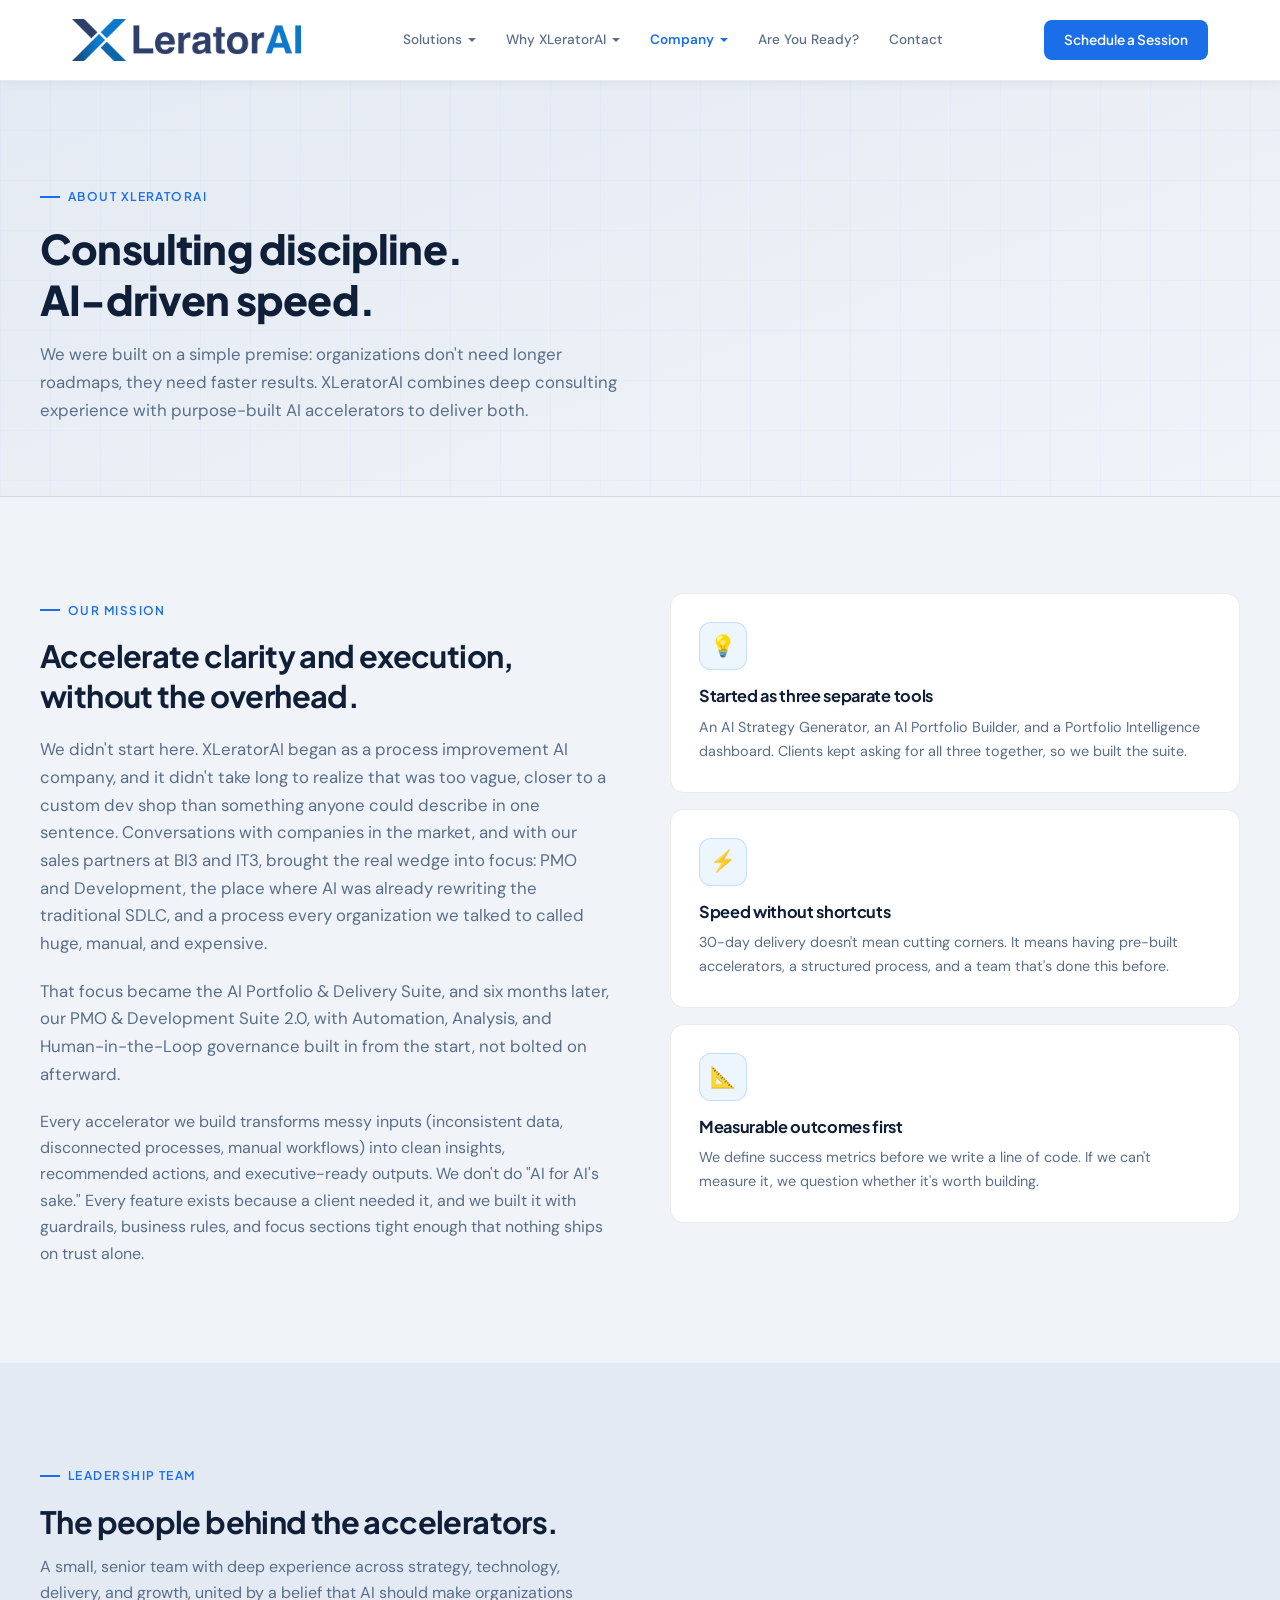
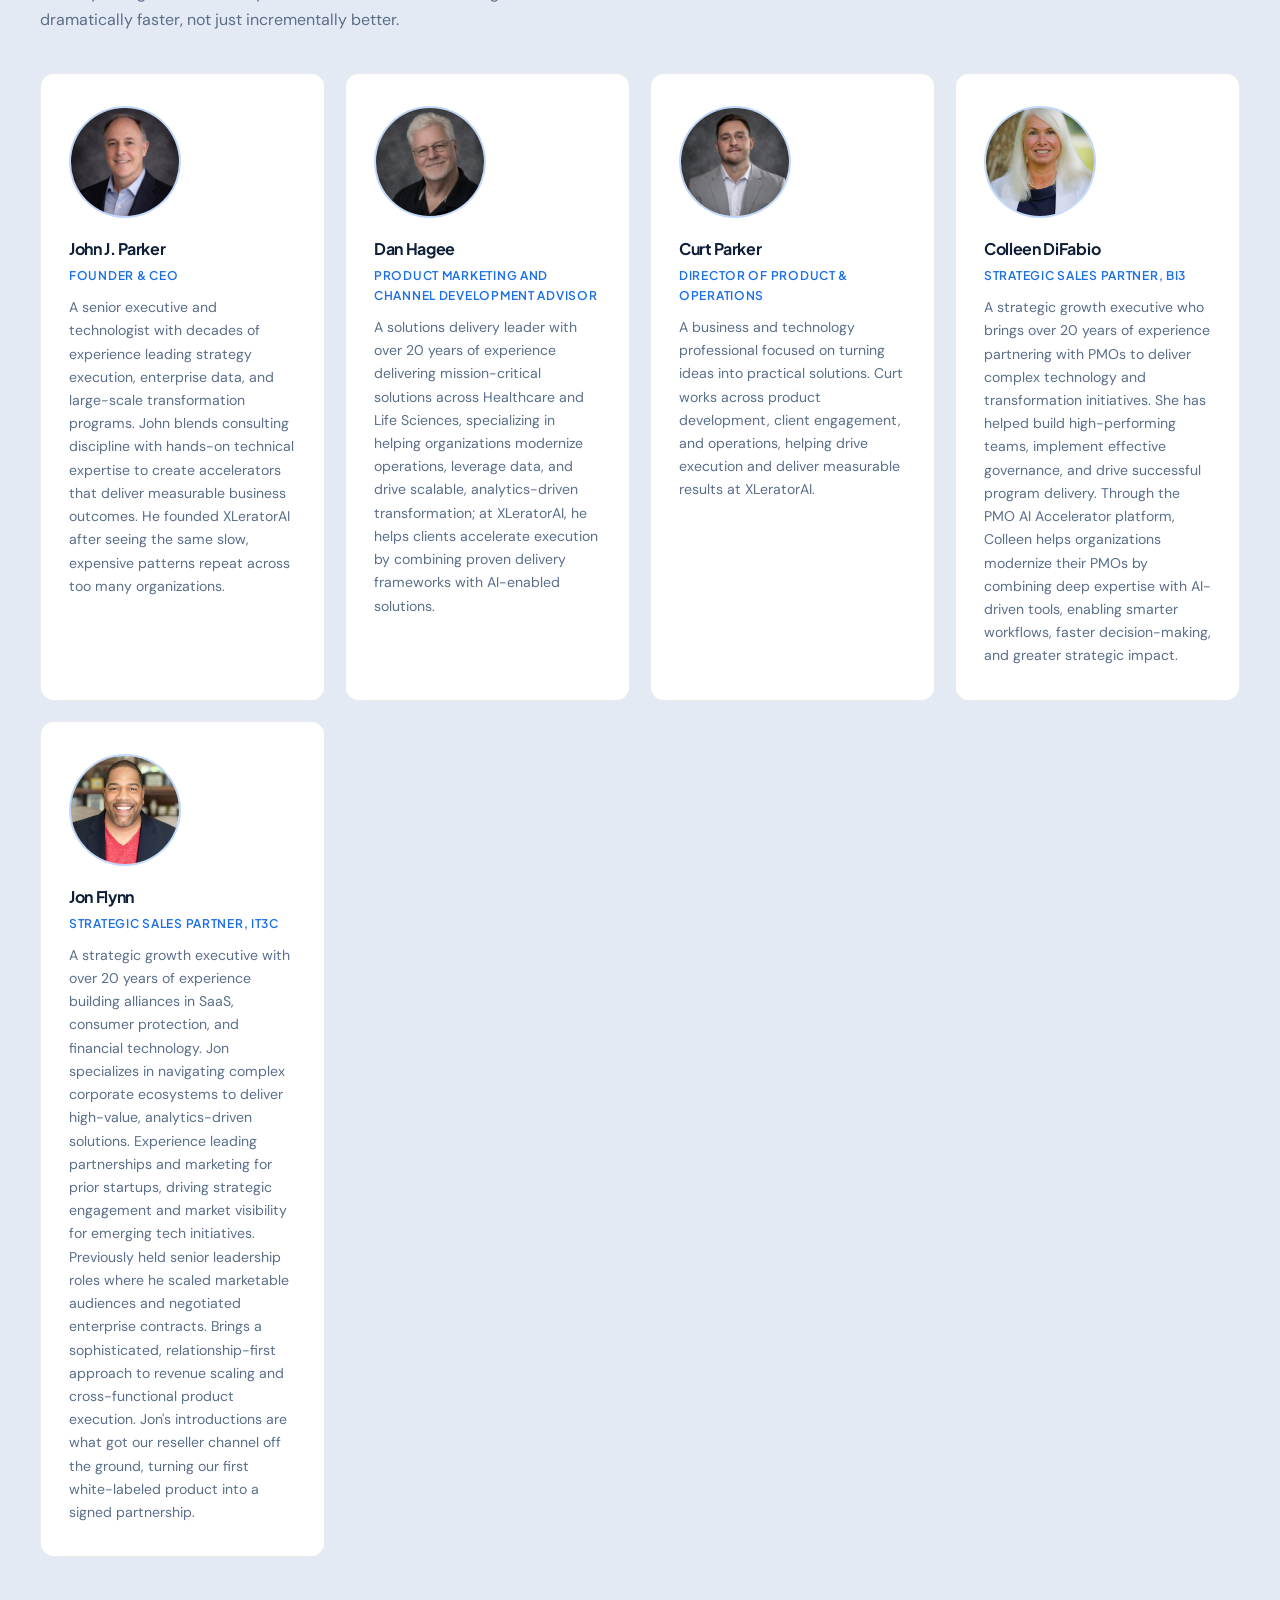
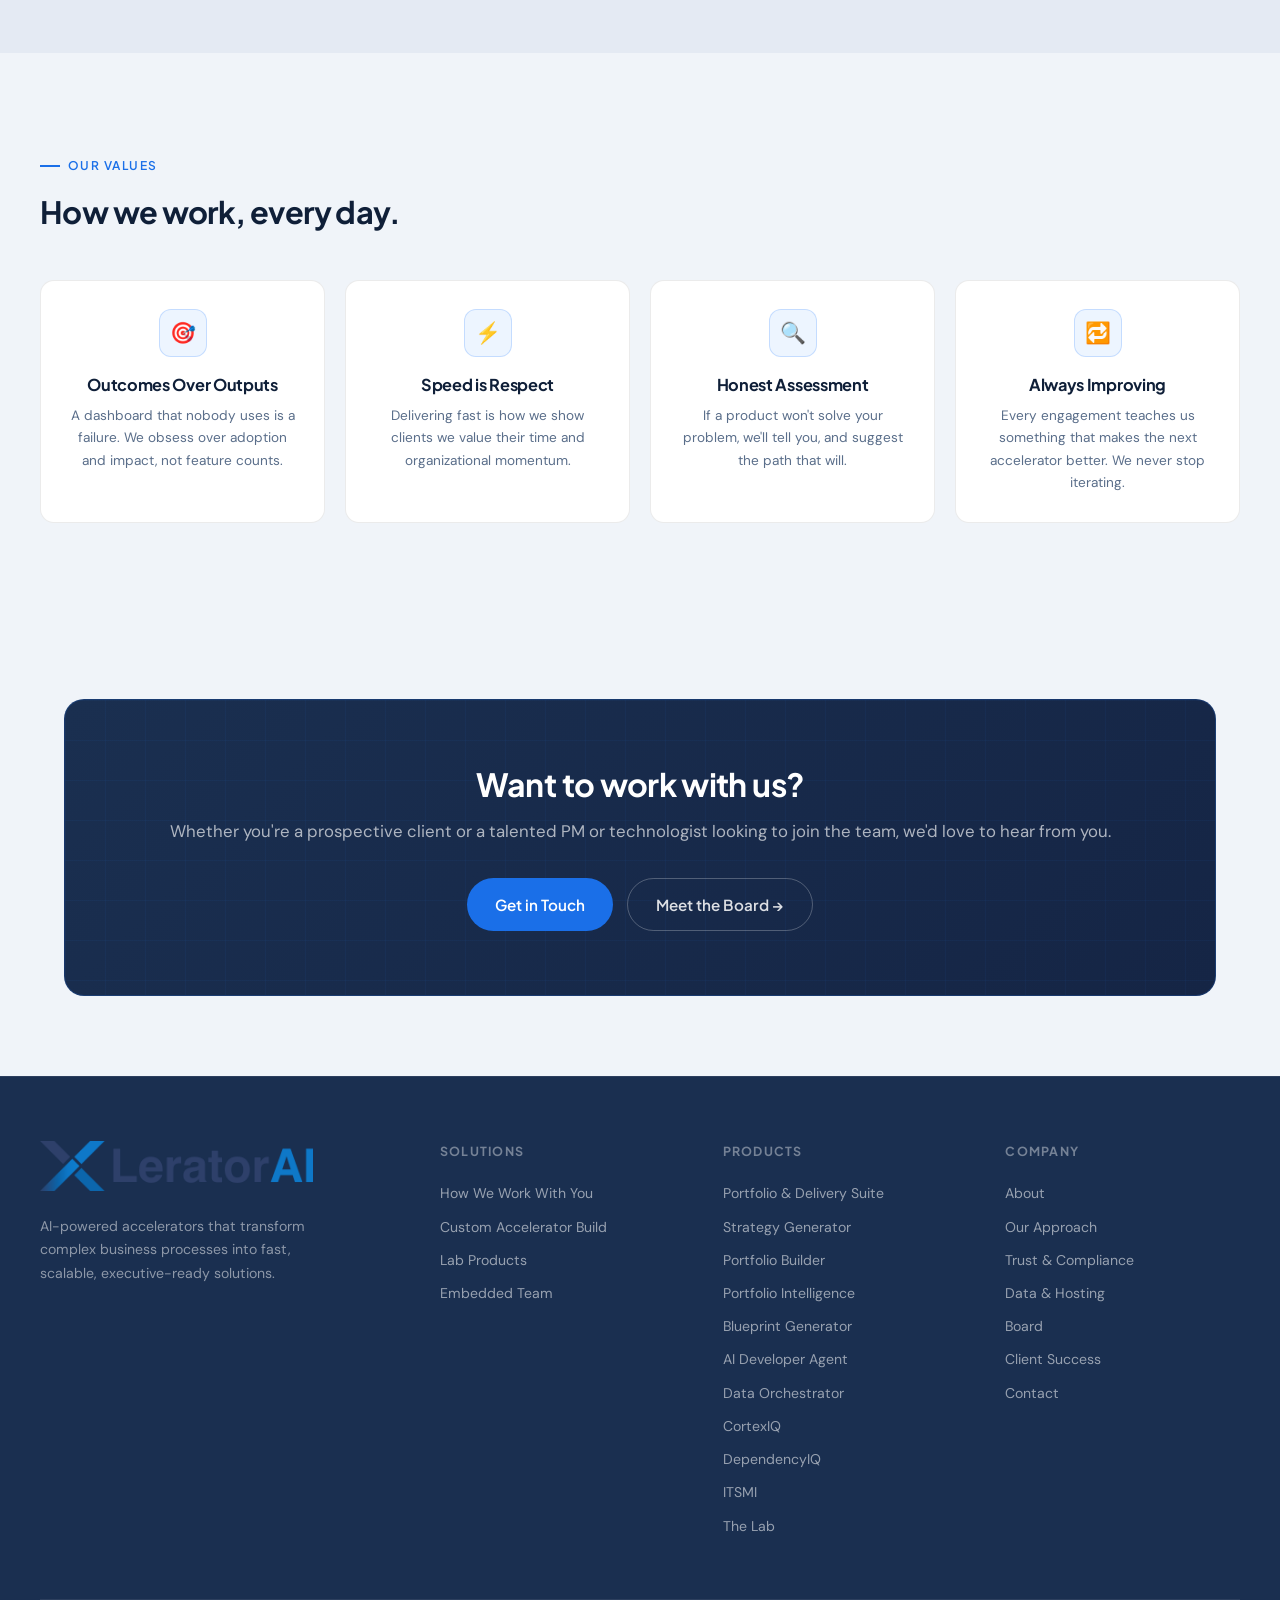
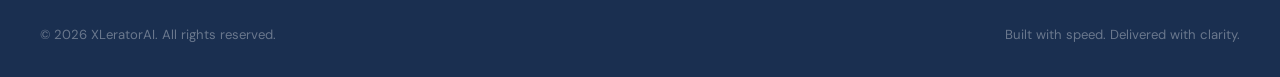
<file: about.html>
<!DOCTYPE html>
<html lang="en">
<head>
  <meta charset="UTF-8" />
  <title>About – XLeratorAI</title>
  <meta name="viewport" content="width=device-width, initial-scale=1" />
  <link rel="icon" type="image/png" href="img/favicon.png" />
  <link rel="preconnect" href="https://fonts.googleapis.com" />
  <link rel="preconnect" href="https://fonts.gstatic.com" crossorigin />
  <link href="https://fonts.googleapis.com/css2?family=Plus+Jakarta+Sans:wght@400;500;600;700;800&family=DM+Sans:ital,opsz,wght@0,9..40,300;0,9..40,400;0,9..40,500;1,9..40,300&display=swap" rel="stylesheet" />
  <link rel="stylesheet" href="css/styles.css" />
</head>
<body>

  <header class="site-header">
    <div class="nav-container">
      <a href="index.html" class="logo"><img src="img/logo-medium.png" alt="XLeratorAI" /></a>
      <nav class="main-nav">
        <div class="nav-dropdown">
          <span class="nav-dropdown-trigger">Solutions <span class="nav-arrow"></span></span>
          <div class="nav-dropdown-menu">
            <a href="solutions.html">Solutions<span class="dropdown-desc">AI solutions, staffing &amp; products</span></a>
            <a href="lab.html">Lab &amp; Products<span class="dropdown-desc">PMO, Strategy &amp; Portfolio Accelerators</span></a>
            <a href="data-hosting.html">Data &amp; Hosting<span class="dropdown-desc">Security, compliance &amp; infrastructure</span></a>
          </div>
        </div>
        <div class="nav-dropdown">
          <span class="nav-dropdown-trigger">Why XLeratorAI <span class="nav-arrow"></span></span>
          <div class="nav-dropdown-menu">
            <a href="approach.html">Our Approach<span class="dropdown-desc">How we accelerate outcomes</span></a>
            <a href="trust.html">Trust &amp; Compliance<span class="dropdown-desc">SOC 2 Type II &amp; AI best practices</span></a>
            <a href="success.html">Client Success<span class="dropdown-desc">Case studies &amp; results</span></a>
          </div>
        </div>
        <div class="nav-dropdown">
          <span class="nav-dropdown-trigger">Company <span class="nav-arrow"></span></span>
          <div class="nav-dropdown-menu">
            <a href="about.html" class="active">About<span class="dropdown-desc">Our team &amp; mission</span></a>
            <a href="board.html">Board<span class="dropdown-desc">Board of directors</span></a>
          </div>
        </div>
        <a href="survey.html">Are You Ready?</a>
        <a href="contact.html">Contact</a>
      </nav>
      <a href="contact.html" class="btn-cta">Schedule a Session</a>
      <button class="nav-hamburger" aria-label="Menu">
        <span></span><span></span><span></span>
      </button>
    </div>
  </header>
  <div class="mobile-nav-overlay" id="mobileNav">
    <div class="mobile-nav-group">
      <span class="mobile-nav-group-label">Solutions</span>
      <a href="solutions.html">Solutions</a>
      <a href="lab.html">Lab &amp; Products</a>
      <a href="data-hosting.html">Data &amp; Hosting</a>
    </div>
    <div class="mobile-nav-group">
      <span class="mobile-nav-group-label">Why XLeratorAI</span>
      <a href="approach.html">Our Approach</a>
      <a href="trust.html">Trust &amp; Compliance</a>
      <a href="success.html">Client Success</a>
    </div>
    <div class="mobile-nav-group">
      <span class="mobile-nav-group-label">Company</span>
      <a href="about.html" class="active">About</a>
      <a href="board.html">Board</a>
    </div>
    <a href="survey.html">Are You Ready?</a>
    <a href="contact.html" class="mobile-nav-cta">Schedule a Session</a>
  </div>

  <main>
    <section class="page-hero">
      <div class="page-hero-inner">
        <div class="section-label">About XLeratorAI</div>
        <h1>Consulting discipline.<br />AI-driven speed.</h1>
        <p>We were built on a simple premise: organizations don't need longer roadmaps, they need faster results. XLeratorAI combines deep consulting experience with purpose-built AI accelerators to deliver both.</p>
      </div>
    </section>

    <!-- Mission -->
    <section class="section">
      <div class="section-inner">
        <div style="display:grid;grid-template-columns:1fr 1fr;gap:60px;align-items:start;">
          <div>
            <div class="section-label">Our Mission</div>
            <h2 style="color:var(--white);margin-bottom:20px;">
              Accelerate clarity and execution, without the overhead.
            </h2>
            <p style="margin-bottom:20px;font-size:1.05rem;">
              We didn't start here. XLeratorAI began as a process improvement AI company, and it didn't
              take long to realize that was too vague, closer to a custom dev shop than something anyone
              could describe in one sentence. Conversations with companies in the market, and with our
              sales partners at BI3 and IT3, brought the real wedge into focus: PMO and Development, the
              place where AI was already rewriting the traditional SDLC, and a process every organization
              we talked to called huge, manual, and expensive.
            </p>
            <p style="margin-bottom:20px;font-size:1.05rem;">
              That focus became the AI Portfolio &amp; Delivery Suite, and six months later, our PMO &amp;
              Development Suite 2.0, with Automation, Analysis, and Human-in-the-Loop governance built in
              from the start, not bolted on afterward.
            </p>
            <p>
              Every accelerator we build transforms messy inputs (inconsistent data, disconnected processes,
              manual workflows) into clean insights, recommended actions, and executive-ready outputs. We don't
              do "AI for AI's sake." Every feature exists because a client needed it, and we built it with
              guardrails, business rules, and focus sections tight enough that nothing ships on trust alone.
            </p>
          </div>
          <div style="display:flex;flex-direction:column;gap:16px;">
            <div class="card" style="padding:28px;">
              <div class="icon-circle" style="margin-bottom:14px;">💡</div>
              <h3 style="color:var(--white);margin-bottom:8px;">Started as three separate tools</h3>
              <p style="font-size:0.9rem;">An AI Strategy Generator, an AI Portfolio Builder, and a Portfolio Intelligence dashboard. Clients kept asking for all three together, so we built the suite.</p>
            </div>
            <div class="card" style="padding:28px;">
              <div class="icon-circle" style="margin-bottom:14px;">⚡</div>
              <h3 style="color:var(--white);margin-bottom:8px;">Speed without shortcuts</h3>
              <p style="font-size:0.9rem;">30-day delivery doesn't mean cutting corners. It means having pre-built accelerators, a structured process, and a team that's done this before.</p>
            </div>
            <div class="card" style="padding:28px;">
              <div class="icon-circle" style="margin-bottom:14px;">📐</div>
              <h3 style="color:var(--white);margin-bottom:8px;">Measurable outcomes first</h3>
              <p style="font-size:0.9rem;">We define success metrics before we write a line of code. If we can't measure it, we question whether it's worth building.</p>
            </div>
          </div>
        </div>
      </div>
    </section>

    <!-- Team -->
    <section class="section section-alt">
      <div class="section-inner">
        <div class="section-label">Leadership Team</div>
        <h2 style="color:var(--white);margin-bottom:12px;">The people behind the accelerators.</h2>
        <p style="max-width:580px;margin-bottom:0;">A small, senior team with deep experience across strategy, technology, delivery, and growth, united by a belief that AI should make organizations dramatically faster, not just incrementally better.</p>
        <div class="grid three" style="margin-top:40px;">

          <div class="card team-card">
            <div class="avatar"style="width:112px;height:112px;overflow:hidden;border-radius:50%;">
            <img src="img/finaljpheadshot.jpg" alt="John J. Parker"
            style="width:100%;height:100%;object-fit:cover;display: block;">
            </div>
            <h3>John J. Parker</h3>
            <span class="role">Founder &amp; CEO</span>
            <p>A senior executive and technologist with decades of experience leading strategy execution, enterprise data, and large-scale transformation programs. John blends consulting discipline with hands-on technical expertise to create accelerators that deliver measurable business outcomes. He founded XLeratorAI after seeing the same slow, expensive patterns repeat across too many organizations.</p>
          </div>

          <div class="card team-card">
            <div class="avatar"style="width:112px;height:112px;overflow:hidden;border-radius:50%;">
              <img src="img/headshot_converteddanhagee.jpg" alt="Dan Hagee"
              style="width:100%;height:100%;object-fit:cover;display: block;">
            </div>
            <h3>Dan Hagee</h3>
            <span class="role">Product Marketing and Channel Development Advisor</span>
            <p>A solutions delivery leader with over 20 years of experience delivering mission-critical solutions across Healthcare and Life Sciences, specializing in helping organizations modernize operations, leverage data, and drive scalable, analytics-driven transformation; at XLeratorAI, he helps clients accelerate execution by combining proven delivery frameworks with AI-enabled solutions.</p>
          </div>

          <div class="card team-card">
            <div class="avatar"style="width:112px;height:112px;overflow:hidden;border-radius:50%;">
              <img src="img/headhsotcurtparker.jpg"alt="Curt Parker"
              style="width:100%;height:100%;object-fit:cover;display: block;">
            </div>
            <h3>Curt Parker</h3>
            <span class="role">Director of Product & Operations</span>
            <p>A business and technology professional focused on turning ideas into practical solutions. Curt works across product development, client engagement, and operations, helping drive execution and deliver measurable results at XLeratorAI.</p>
          </div>

          <div class="card team-card">
            <div class="avatar"style="width:112px;height:112px;overflow:hidden;border-radius:50%;">
              <img src="img/colleen_headshot_converted.jpg"alt="Collen DiFabio"
              style="width:100%;height:100%;object-fit:cover;display: block;">
            </div>
            <h3>Colleen DiFabio</h3>
            <span class="role">Strategic Sales Partner, Bi3</span>
            <p>A strategic growth executive who brings over 20 years of experience partnering with PMOs to deliver complex technology and transformation initiatives. She has helped build high-performing teams, implement effective governance, and drive successful program delivery.

Through the PMO AI Accelerator platform, Colleen helps organizations modernize their PMOs by combining deep expertise with AI-driven tools, enabling smarter workflows, faster decision-making, and greater strategic impact.</p>
          </div>

          <div class="card team-card">
            <div class="avatar"style="width:112px;height:112px;overflow:hidden;border-radius:50%;">
              <img src="img/jonnflynn_converted.jpg"alt="Jon Flynn"
              style="width:100%;height:100%;object-fit:cover;display: block;">
            </div>
            <h3>Jon Flynn</h3>
            <span class="role">Strategic Sales Partner, IT3C</span>
            <p>A strategic growth executive with over 20 years of experience building alliances in SaaS, consumer protection, and financial technology. Jon specializes in navigating complex corporate ecosystems to deliver high-value, analytics-driven solutions. Experience leading partnerships and marketing for prior startups, driving strategic engagement and market visibility for emerging tech initiatives. Previously held senior leadership roles where he scaled marketable audiences and negotiated enterprise contracts. Brings a sophisticated, relationship-first approach to revenue scaling and cross-functional product execution. Jon's introductions are what got our reseller channel off the ground, turning our first white-labeled product into a signed partnership.</p>
          </div>

        </div>
      </div>
    </section>

    <!-- Values -->
    <section class="section">
      <div class="section-inner">
        <div class="section-label">Our Values</div>
        <h2 style="color:var(--white);margin-bottom:48px;">How we work, every day.</h2>
        <div class="grid four">
          <div class="card" style="padding:28px;text-align:center;">
            <div class="icon-circle" style="margin:0 auto 16px;">🎯</div>
            <h3 style="color:var(--white);margin-bottom:8px;">Outcomes Over Outputs</h3>
            <p style="font-size:0.85rem;">A dashboard that nobody uses is a failure. We obsess over adoption and impact, not feature counts.</p>
          </div>
          <div class="card" style="padding:28px;text-align:center;">
            <div class="icon-circle" style="margin:0 auto 16px;">⚡</div>
            <h3 style="color:var(--white);margin-bottom:8px;">Speed is Respect</h3>
            <p style="font-size:0.85rem;">Delivering fast is how we show clients we value their time and organizational momentum.</p>
          </div>
          <div class="card" style="padding:28px;text-align:center;">
            <div class="icon-circle" style="margin:0 auto 16px;">🔍</div>
            <h3 style="color:var(--white);margin-bottom:8px;">Honest Assessment</h3>
            <p style="font-size:0.85rem;">If a product won't solve your problem, we'll tell you, and suggest the path that will.</p>
          </div>
          <div class="card" style="padding:28px;text-align:center;">
            <div class="icon-circle" style="margin:0 auto 16px;">🔁</div>
            <h3 style="color:var(--white);margin-bottom:8px;">Always Improving</h3>
            <p style="font-size:0.85rem;">Every engagement teaches us something that makes the next accelerator better. We never stop iterating.</p>
          </div>
        </div>
      </div>
    </section>

    <section class="section" style="padding:80px 32px;">
      <div class="cta-banner">
        <h2>Want to work with us?</h2>
        <p>Whether you're a prospective client or a talented PM or technologist looking to join the team, we'd love to hear from you.</p>
        <div class="cta-actions">
          <a href="contact.html" class="btn-primary">Get in Touch</a>
          <a href="board.html" class="btn-ghost">Meet the Board →</a>
        </div>
      </div>
    </section>

  </main>

  <footer class="site-footer">
    <div class="footer-inner">
      <div class="footer-top">
        <div class="footer-brand">
          <img src="img/logo-medium.png" alt="XLeratorAI" />
          <p>AI-powered accelerators that transform complex business processes into fast, scalable, executive-ready solutions.</p>
        </div>
        <div class="footer-col">
          <h4>Solutions</h4>
          <a href="solutions.html">How We Work With You</a>
          <a href="solutions.html">Custom Accelerator Build</a>
          <a href="solutions.html">Lab Products</a>
          <a href="solutions.html">Embedded Team</a>
        </div>
        <div class="footer-col">
          <h4>Products</h4>
          <a href="lab.html">Portfolio &amp; Delivery Suite</a>
          <a href="lab.html">Strategy Generator</a>
          <a href="lab.html">Portfolio Builder</a>
          <a href="lab.html">Portfolio Intelligence</a>
          <a href="lab.html">Blueprint Generator</a>
          <a href="lab.html">AI Developer Agent</a>
          <a href="lab.html">Data Orchestrator</a>
          <a href="lab.html">CortexIQ</a>
          <a href="lab.html">DependencyIQ</a>
          <a href="lab.html">ITSMI</a>
          <a href="lab.html">The Lab</a>
        </div>
        <div class="footer-col">
          <h4>Company</h4>
          <a href="about.html">About</a>
          <a href="approach.html">Our Approach</a>
          <a href="trust.html">Trust &amp; Compliance</a>
          <a href="data-hosting.html">Data &amp; Hosting</a>
          <a href="board.html">Board</a>
          <a href="success.html">Client Success</a>
          <a href="contact.html">Contact</a>
        </div>
      </div>
      <div class="footer-bottom">
        <p>© 2026 XLeratorAI. All rights reserved.</p>
        <p>Built with speed. Delivered with clarity.</p>
      </div>
    </div>
  </footer>

  <script src="js/main.js"></script>
</body>
</html>
</file>
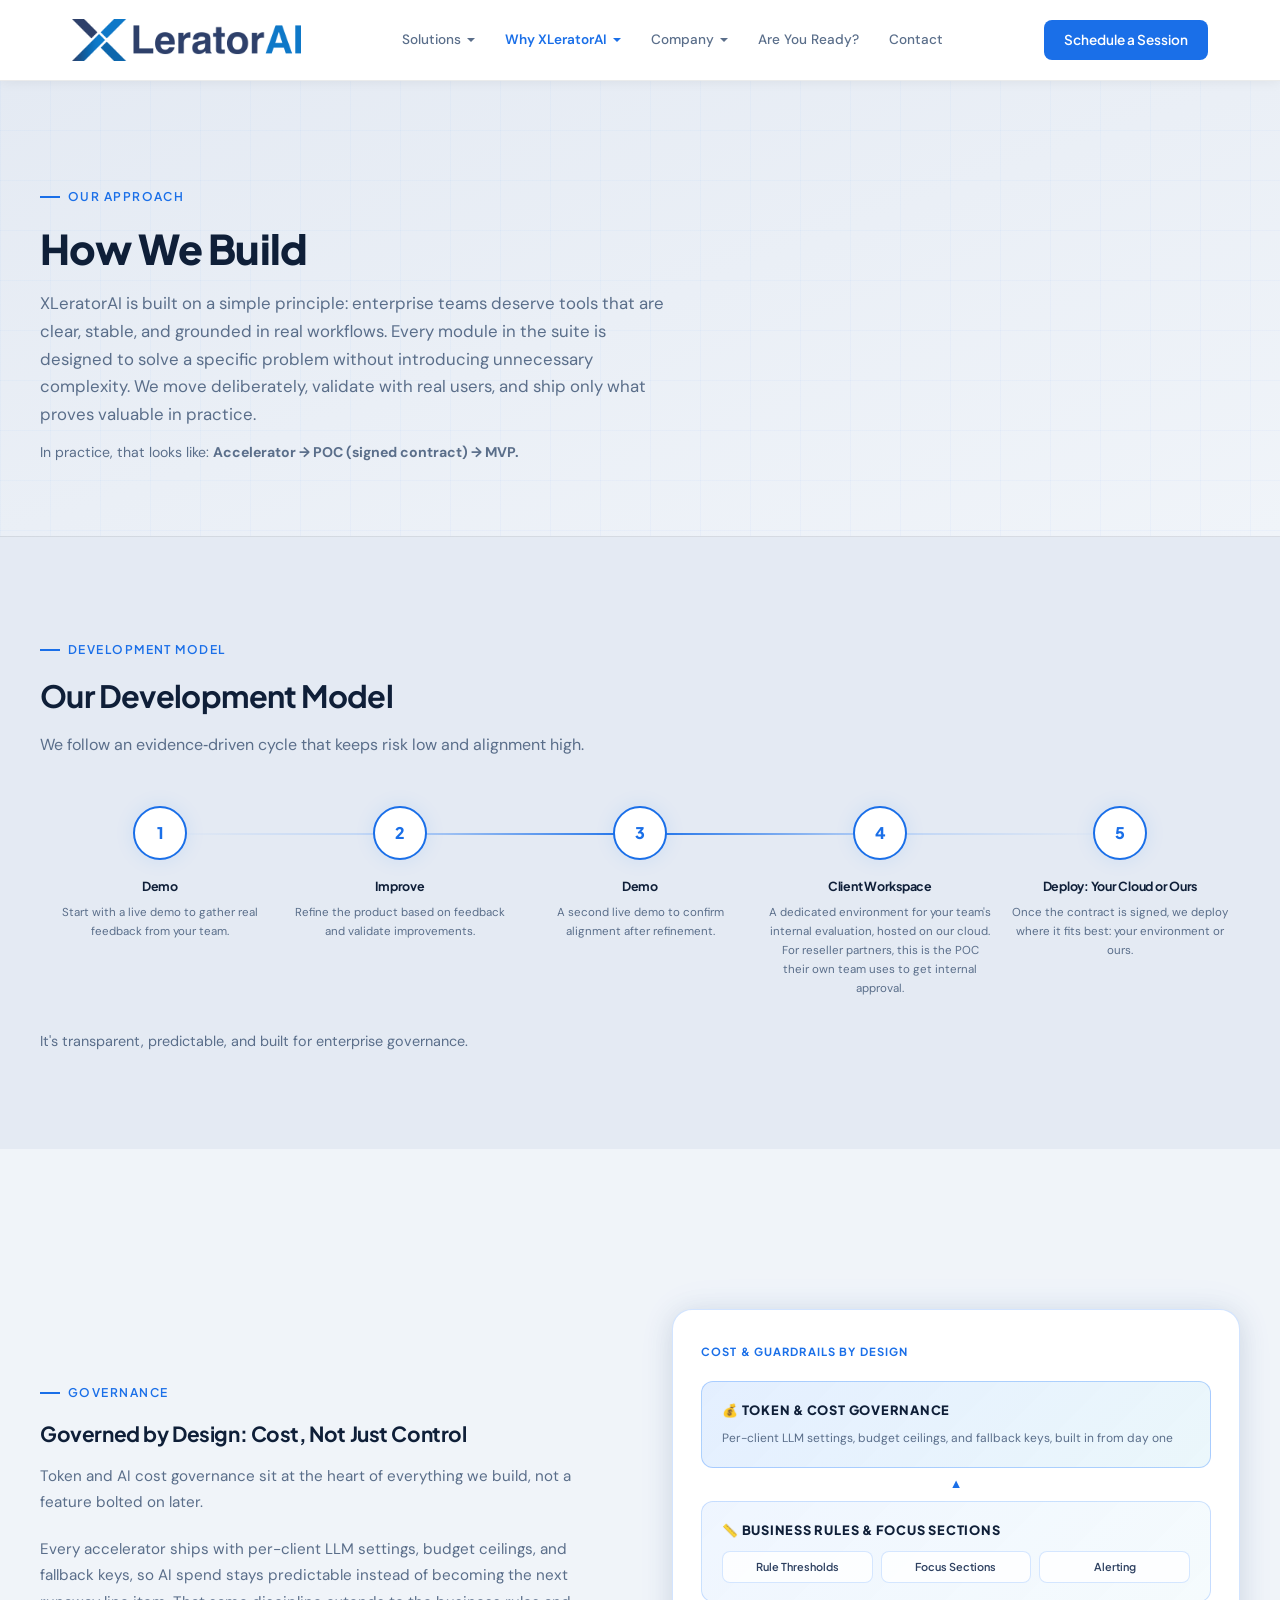
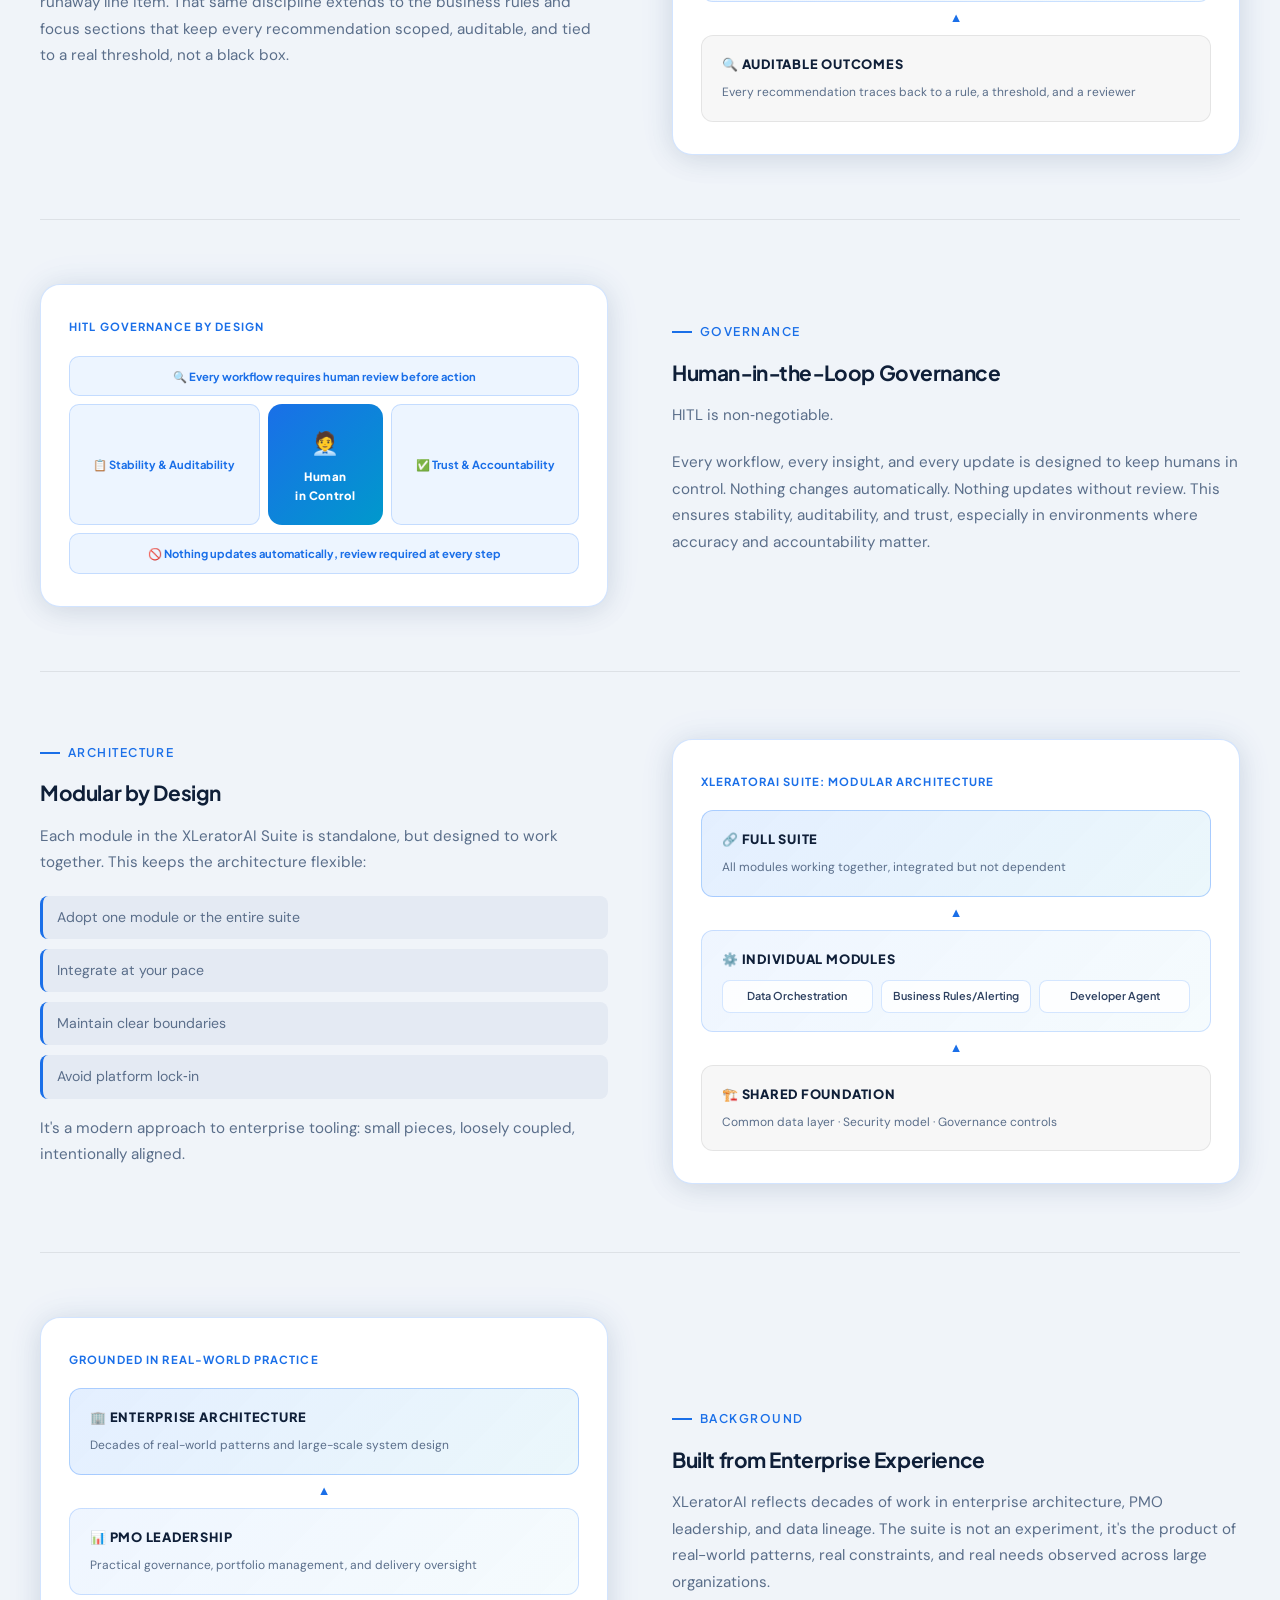
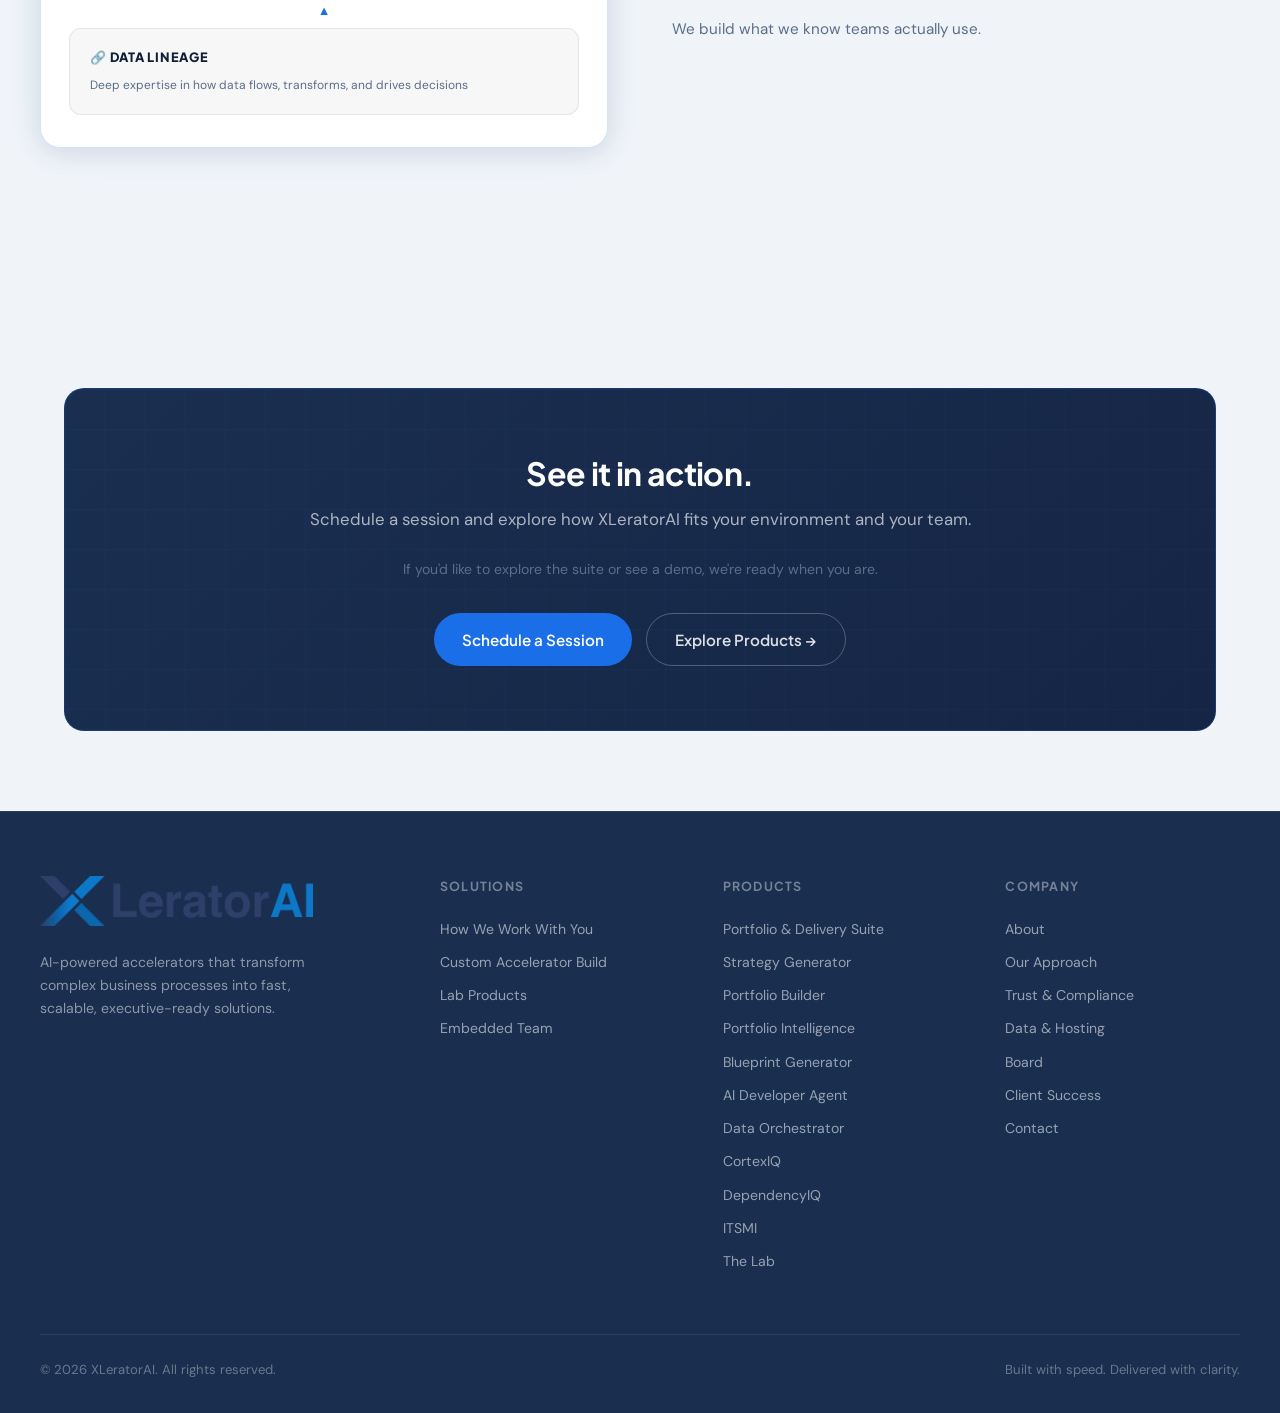
<file: approach.html>
<!DOCTYPE html>
<html lang="en">
<head>
  <meta charset="UTF-8" />
  <title>Our Approach – XLeratorAI</title>
  <meta name="viewport" content="width=device-width, initial-scale=1" />
  <meta name="description" content="How XLeratorAI builds: evidence-driven, modular by design, human-in-the-loop governance, and grounded in decades of enterprise experience." />
  <link rel="icon" type="image/png" href="img/favicon.png" />
  <link rel="preconnect" href="https://fonts.googleapis.com" />
  <link rel="preconnect" href="https://fonts.gstatic.com" crossorigin />
  <link href="https://fonts.googleapis.com/css2?family=Plus+Jakarta+Sans:wght@400;500;600;700;800&family=DM+Sans:ital,opsz,wght@0,9..40,300;0,9..40,400;0,9..40,500;1,9..40,300&display=swap" rel="stylesheet" />
  <link rel="stylesheet" href="css/styles.css" />
  <style>
    /* ── PAGE-SPECIFIC STYLES ── */

    /* Framework block layout */
    .framework-block {
      display: grid;
      grid-template-columns: 1fr 1fr;
      gap: 64px;
      align-items: center;
      padding: 64px 0;
      border-bottom: 1px solid var(--border);
    }
    .framework-block:last-of-type { border-bottom: none; }
    .framework-block.flip { direction: rtl; }
    .framework-block.flip > * { direction: ltr; }

    .framework-text h3 {
      font-size: 1.3rem;
      color: var(--text);
      margin-bottom: 14px;
    }
    .framework-text p {
      margin-bottom: 20px;
      font-size: 0.95rem;
      line-height: 1.75;
    }
    .framework-text ul, .framework-text ol {
      padding-left: 0;
      list-style: none;
      display: flex;
      flex-direction: column;
      gap: 10px;
    }
    .framework-text ul li {
      display: flex;
      align-items: flex-start;
      gap: 10px;
      font-size: 0.88rem;
      color: var(--muted);
      padding: 10px 14px;
      background: var(--bg-alt);
      border-radius: 8px;
      border-left: 3px solid var(--blue);
    }
    .framework-text ol li {
      display: flex;
      align-items: flex-start;
      gap: 14px;
      font-size: 0.9rem;
      color: var(--muted);
      padding: 12px 0;
      border-bottom: 1px solid var(--border);
    }
    .framework-text ol li:last-child { border-bottom: none; }
    .step-badge {
      display: flex;
      align-items: center;
      justify-content: center;
      width: 28px;
      height: 28px;
      border-radius: 50%;
      background: var(--blue);
      color: #fff;
      font-family: 'Plus Jakarta Sans', sans-serif;
      font-size: 0.75rem;
      font-weight: 800;
      flex-shrink: 0;
      margin-top: 1px;
    }

    /* ── SVG DIAGRAM CARDS ── */
    .diagram-card {
      background: var(--card);
      border: 1px solid var(--border-blue);
      border-radius: 20px;
      padding: 32px 28px;
      box-shadow: var(--shadow-md), 0 0 40px rgba(31,123,255,0.06);
    }
    .diagram-label {
      font-family: 'Plus Jakarta Sans', sans-serif;
      font-size: 0.7rem;
      font-weight: 700;
      letter-spacing: 0.1em;
      text-transform: uppercase;
      color: var(--blue);
      margin-bottom: 20px;
      display: block;
    }

    /* Diagram 1 – Layered Stack */
    .stack-diagram { display: flex; flex-direction: column; gap: 10px; }
    .stack-layer {
      border-radius: 12px;
      padding: 18px 20px;
      position: relative;
    }
    .stack-layer.top {
      background: linear-gradient(135deg, rgba(31,123,255,0.12), rgba(0,153,204,0.08));
      border: 1.5px solid rgba(31,123,255,0.3);
    }
    .stack-layer.mid {
      background: linear-gradient(135deg, rgba(31,123,255,0.07), rgba(0,153,204,0.04));
      border: 1.5px solid rgba(31,123,255,0.2);
    }
    .stack-layer.bot {
      background: rgba(0,0,0,0.03);
      border: 1.5px solid var(--border);
    }
    .stack-layer-title {
      font-family: 'Plus Jakarta Sans', sans-serif;
      font-size: 0.8rem;
      font-weight: 800;
      color: var(--text);
      margin-bottom: 8px;
      text-transform: uppercase;
      letter-spacing: 0.06em;
    }
    .stack-layer-sub {
      font-size: 0.75rem;
      color: var(--muted);
    }
    .stack-layer-blocks {
      display: grid;
      grid-template-columns: 1fr 1fr 1fr;
      gap: 8px;
      margin-top: 10px;
    }
    .stack-mini-block {
      background: rgba(255,255,255,0.8);
      border: 1px solid rgba(31,123,255,0.18);
      border-radius: 8px;
      padding: 8px 10px;
      font-size: 0.68rem;
      color: var(--text-mid);
      font-family: 'Plus Jakarta Sans', sans-serif;
      font-weight: 600;
      text-align: center;
      line-height: 1.35;
    }

    /* Diagram 2 – SIPOC */
    .sipoc-diagram { overflow-x: auto; }
    .sipoc-table {
      display: grid;
      grid-template-columns: repeat(5, 1fr);
      gap: 6px;
      min-width: 340px;
    }
    .sipoc-col { display: flex; flex-direction: column; gap: 6px; }
    .sipoc-header {
      background: var(--blue);
      color: #fff;
      border-radius: 8px;
      padding: 8px 6px;
      text-align: center;
      font-family: 'Plus Jakarta Sans', sans-serif;
      font-size: 0.7rem;
      font-weight: 800;
      letter-spacing: 0.06em;
    }
    .sipoc-header.accent { background: linear-gradient(135deg, var(--blue), var(--cyan)); }
    .sipoc-item {
      background: var(--bg-alt);
      border: 1px solid var(--border);
      border-radius: 6px;
      padding: 6px 7px;
      font-size: 0.62rem;
      color: var(--muted);
      line-height: 1.4;
      text-align: center;
    }
    .sipoc-item.ai-tag {
      background: rgba(31,123,255,0.06);
      border-color: rgba(31,123,255,0.2);
      color: var(--blue);
      font-weight: 600;
    }
    .sipoc-arrow {
      display: flex;
      align-items: center;
      justify-content: center;
      font-size: 0.9rem;
      color: var(--blue);
      padding-top: 6px;
    }

    /* Diagram 3 – Venn */
    .venn-diagram {
      display: flex;
      flex-direction: column;
      align-items: center;
      gap: 8px;
    }
    .venn-row {
      display: flex;
      gap: 0;
      width: 100%;
    }
    .venn-circle {
      flex: 1;
      border-radius: 14px;
      padding: 16px 14px;
    }
    .venn-circle.left {
      background: rgba(31,123,255,0.08);
      border: 1.5px solid rgba(31,123,255,0.25);
      border-radius: 14px 0 0 14px;
    }
    .venn-circle.right {
      background: rgba(0,153,204,0.08);
      border: 1.5px solid rgba(0,153,204,0.25);
      border-radius: 0 14px 14px 0;
    }
    .venn-overlap {
      background: linear-gradient(135deg, rgba(31,123,255,0.15), rgba(0,153,204,0.15));
      border: 1.5px solid rgba(31,123,255,0.3);
      border-radius: 14px;
      padding: 14px;
      text-align: center;
      width: 100%;
    }
    .venn-title {
      font-family: 'Plus Jakarta Sans', sans-serif;
      font-size: 0.72rem;
      font-weight: 800;
      color: var(--text);
      margin-bottom: 8px;
      display: block;
    }
    .venn-items {
      list-style: none;
      padding: 0;
      display: flex;
      flex-direction: column;
      gap: 4px;
    }
    .venn-items li {
      font-size: 0.65rem;
      color: var(--muted);
      padding: 3px 0;
      border-bottom: 1px solid rgba(0,0,0,0.05);
      background: transparent !important;
      border-left: none !important;
      border-radius: 0 !important;
    }
    .venn-overlap .venn-items li { color: var(--blue); font-weight: 600; }

    /* Diagram 4 – Guardrails */
    .guardrails-diagram {
      display: grid;
      grid-template-areas:
        "top top top"
        "left center right"
        "bot bot bot";
      gap: 8px;
    }
    .gr-top { grid-area: top; }
    .gr-left { grid-area: left; }
    .gr-center { grid-area: center; }
    .gr-right { grid-area: right; }
    .gr-bot { grid-area: bot; }
    .gr-pill {
      background: rgba(31,123,255,0.08);
      border: 1.5px solid rgba(31,123,255,0.2);
      border-radius: 10px;
      padding: 10px 12px;
      text-align: center;
      font-family: 'Plus Jakarta Sans', sans-serif;
      font-size: 0.7rem;
      font-weight: 700;
      color: var(--blue);
      display: flex;
      align-items: center;
      justify-content: center;
      gap: 6px;
    }
    .gr-center-box {
      background: linear-gradient(135deg, var(--blue), var(--cyan));
      border-radius: 14px;
      padding: 20px 12px;
      text-align: center;
      display: flex;
      flex-direction: column;
      align-items: center;
      justify-content: center;
      gap: 6px;
      color: #fff;
    }
    .gr-center-box .icon { font-size: 1.4rem; }
    .gr-center-box span {
      font-family: 'Plus Jakarta Sans', sans-serif;
      font-size: 0.72rem;
      font-weight: 800;
      letter-spacing: 0.04em;
    }

    /* Outcomes grid */
    .outcomes-grid {
      display: grid;
      grid-template-columns: repeat(auto-fit, minmax(240px, 1fr));
      gap: 16px;
      margin-top: 40px;
    }
    .outcome-card {
      background: var(--card);
      border: 1px solid var(--border);
      border-radius: var(--radius);
      padding: 24px 22px;
      transition: border-color 0.2s, transform 0.2s, box-shadow 0.2s;
      position: relative;
      overflow: hidden;
    }
    .outcome-card::before {
      content: '';
      position: absolute;
      top: 0; left: 0; right: 0;
      height: 3px;
      background: linear-gradient(90deg, var(--blue), var(--cyan));
      opacity: 0;
      transition: opacity 0.2s;
    }
    .outcome-card:hover { border-color: var(--border-blue); transform: translateY(-3px); box-shadow: var(--shadow-blue); }
    .outcome-card:hover::before { opacity: 1; }
    .outcome-icon { font-size: 1.5rem; margin-bottom: 10px; display: block; }
    .outcome-card h4 {
      font-family: 'Plus Jakarta Sans', sans-serif;
      font-size: 0.9rem;
      font-weight: 700;
      color: var(--text);
      margin-bottom: 6px;
    }
    .outcome-card p { font-size: 0.82rem; color: var(--muted); margin: 0; }

    /* Engagement steps (horizontal flow) */
    .engage-steps {
      display: grid;
      grid-template-columns: repeat(5, 1fr);
      gap: 0;
      margin-top: 48px;
      position: relative;
    }
    .engage-steps::before {
      content: '';
      position: absolute;
      top: 27px;
      left: 10%;
      right: 10%;
      height: 2px;
      background: linear-gradient(90deg, transparent, var(--border-blue), var(--blue), var(--border-blue), transparent);
    }
    .engage-step { text-align: center; padding: 0 8px; position: relative; }
    .engage-num {
      width: 54px; height: 54px;
      border-radius: 50%;
      background: var(--card);
      border: 2px solid var(--blue);
      display: flex;
      align-items: center;
      justify-content: center;
      font-family: 'Plus Jakarta Sans', sans-serif;
      font-size: 1rem;
      font-weight: 800;
      color: var(--blue);
      margin: 0 auto 16px;
      position: relative;
      z-index: 1;
      box-shadow: 0 0 20px rgba(31,123,255,0.1);
    }
    .engage-step h4 {
      font-family: 'Plus Jakarta Sans', sans-serif;
      font-size: 0.78rem;
      font-weight: 700;
      color: var(--text);
      margin-bottom: 6px;
    }
    .engage-step p { font-size: 0.72rem; color: var(--muted); }

    @media (max-width: 900px) {
      .framework-block { grid-template-columns: 1fr; gap: 32px; }
      .framework-block.flip { direction: ltr; }
      .engage-steps { grid-template-columns: 1fr; gap: 20px; }
      .engage-steps::before { display: none; }
      .sipoc-table { grid-template-columns: 1fr; }
      .guardrails-diagram { grid-template-areas: "top" "left" "center" "right" "bot"; grid-template-columns: 1fr; }
      .venn-row { flex-direction: column; }
      .venn-circle.left { border-radius: 14px 14px 0 0; }
      .venn-circle.right { border-radius: 0 0 14px 14px; }
    }
  </style>
</head>
<body>

  <header class="site-header">
    <div class="nav-container">
      <a href="index.html" class="logo">
        <img src="img/logo-medium.png" alt="XLeratorAI" />
      </a>
      <nav class="main-nav">
        <div class="nav-dropdown">
          <span class="nav-dropdown-trigger">Solutions <span class="nav-arrow"></span></span>
          <div class="nav-dropdown-menu">
            <a href="solutions.html">Solutions<span class="dropdown-desc">AI solutions, staffing &amp; products</span></a>
            <a href="lab.html">Lab &amp; Products<span class="dropdown-desc">PMO, Strategy &amp; Portfolio Accelerators</span></a>
            <a href="data-hosting.html">Data &amp; Hosting<span class="dropdown-desc">Security, compliance &amp; infrastructure</span></a>
          </div>
        </div>
        <div class="nav-dropdown">
          <span class="nav-dropdown-trigger">Why XLeratorAI <span class="nav-arrow"></span></span>
          <div class="nav-dropdown-menu">
            <a href="approach.html" class="active">Our Approach<span class="dropdown-desc">How we accelerate outcomes</span></a>
            <a href="trust.html">Trust &amp; Compliance<span class="dropdown-desc">SOC 2 Type II &amp; AI best practices</span></a>
            <a href="success.html">Client Success<span class="dropdown-desc">Case studies &amp; results</span></a>
          </div>
        </div>
        <div class="nav-dropdown">
          <span class="nav-dropdown-trigger">Company <span class="nav-arrow"></span></span>
          <div class="nav-dropdown-menu">
            <a href="about.html">About<span class="dropdown-desc">Our team &amp; mission</span></a>
            <a href="board.html">Board<span class="dropdown-desc">Board of directors</span></a>
          </div>
        </div>
        <a href="survey.html">Are You Ready?</a>
        <a href="contact.html">Contact</a>
      </nav>
      <a href="contact.html" class="btn-cta">Schedule a Session</a>
      <button class="nav-hamburger" aria-label="Menu">
        <span></span><span></span><span></span>
      </button>
    </div>
  </header>
  <div class="mobile-nav-overlay" id="mobileNav">
    <div class="mobile-nav-group">
      <span class="mobile-nav-group-label">Solutions</span>
      <a href="solutions.html">Solutions</a>
      <a href="lab.html">Lab &amp; Products</a>
      <a href="data-hosting.html">Data &amp; Hosting</a>
    </div>
    <div class="mobile-nav-group">
      <span class="mobile-nav-group-label">Why XLeratorAI</span>
      <a href="approach.html" class="active">Our Approach</a>
      <a href="trust.html">Trust &amp; Compliance</a>
      <a href="success.html">Client Success</a>
    </div>
    <div class="mobile-nav-group">
      <span class="mobile-nav-group-label">Company</span>
      <a href="about.html">About</a>
      <a href="board.html">Board</a>
    </div>
    <a href="survey.html">Are You Ready?</a>
    <a href="contact.html" class="mobile-nav-cta">Schedule a Session</a>
  </div>

  <main>

    <!-- ══ PAGE HERO ══ -->
    <section class="page-hero">
      <div class="page-hero-inner">
        <div class="section-label">Our Approach</div>
        <h1>How We Build</h1>
        <p style="max-width:640px;">
          XLeratorAI is built on a simple principle: enterprise teams deserve tools that are clear,
          stable, and grounded in real workflows. Every module in the suite is designed to solve a
          specific problem without introducing unnecessary complexity. We move deliberately, validate
          with real users, and ship only what proves valuable in practice.
        </p>
        <p style="max-width:640px;font-size:0.88rem;color:var(--muted);margin-top:12px;">
          In practice, that looks like: <strong style="color:var(--white);">Accelerator → POC (signed contract) → MVP.</strong>
        </p>
      </div>
    </section>

    <!-- ══ DEVELOPMENT MODEL ══ -->
    <section class="section section-alt">
      <div class="section-inner">
        <div class="section-label">Development Model</div>
        <h2 style="color:var(--white);margin-bottom:16px;">Our Development Model</h2>
        <p style="max-width:600px;">
          We follow an evidence‑driven cycle that keeps risk low and alignment high.
        </p>
        <div class="engage-steps">
          <div class="engage-step">
            <div class="engage-num">1</div>
            <h4>Demo</h4>
            <p>Start with a live demo to gather real feedback from your team.</p>
          </div>
          <div class="engage-step">
            <div class="engage-num">2</div>
            <h4>Improve</h4>
            <p>Refine the product based on feedback and validate improvements.</p>
          </div>
          <div class="engage-step">
            <div class="engage-num">3</div>
            <h4>Demo</h4>
            <p>A second live demo to confirm alignment after refinement.</p>
          </div>
          <div class="engage-step">
            <div class="engage-num">4</div>
            <h4>Client Workspace</h4>
            <p>A dedicated environment for your team's internal evaluation, hosted on our cloud. For reseller partners, this is the POC their own team uses to get internal approval.</p>
          </div>
          <div class="engage-step">
            <div class="engage-num">5</div>
            <h4>Deploy: Your Cloud or Ours</h4>
            <p>Once the contract is signed, we deploy where it fits best: your environment or ours.</p>
          </div>
        </div>
        <p style="max-width:600px;margin-top:32px;font-size:0.9rem;color:var(--muted);">
          It's transparent, predictable, and built for enterprise governance.
        </p>
      </div>
    </section>

    <!-- ══ FRAMEWORK SECTIONS ══ -->
    <section class="section">
      <div class="section-inner">

        <!-- Governed by Design: Cost, Not Just Control -->
        <div class="framework-block">
          <div class="framework-text">
            <div class="section-label">Governance</div>
            <h3>Governed by Design: Cost, Not Just Control</h3>
            <p>Token and AI cost governance sit at the heart of everything we build, not a feature bolted on later.</p>
            <p>
              Every accelerator ships with per-client LLM settings, budget ceilings, and fallback keys, so AI
              spend stays predictable instead of becoming the next runaway line item. That same discipline
              extends to the business rules and focus sections that keep every recommendation scoped,
              auditable, and tied to a real threshold, not a black box.
            </p>
          </div>
          <div class="diagram-card">
            <span class="diagram-label">Cost &amp; Guardrails by Design</span>
            <div class="stack-diagram">
              <div class="stack-layer top">
                <div class="stack-layer-title">💰 Token &amp; Cost Governance</div>
                <div class="stack-layer-sub">Per-client LLM settings, budget ceilings, and fallback keys, built in from day one</div>
              </div>
              <div style="text-align:center;font-size:0.8rem;color:var(--blue);line-height:1;">▲</div>
              <div class="stack-layer mid">
                <div class="stack-layer-title">📏 Business Rules &amp; Focus Sections</div>
                <div class="stack-layer-blocks">
                  <div class="stack-mini-block">Rule Thresholds</div>
                  <div class="stack-mini-block">Focus Sections</div>
                  <div class="stack-mini-block">Alerting</div>
                </div>
              </div>
              <div style="text-align:center;font-size:0.8rem;color:var(--blue);line-height:1;">▲</div>
              <div class="stack-layer bot">
                <div class="stack-layer-title">🔍 Auditable Outcomes</div>
                <div class="stack-layer-sub">Every recommendation traces back to a rule, a threshold, and a reviewer</div>
              </div>
            </div>
          </div>
        </div>

        <!-- HITL Governance -->
        <div class="framework-block flip">
          <div class="framework-text">
            <div class="section-label">Governance</div>
            <h3>Human‑in‑the‑Loop Governance</h3>
            <p>HITL is non‑negotiable.</p>
            <p>
              Every workflow, every insight, and every update is designed to keep humans in control.
              Nothing changes automatically. Nothing updates without review. This ensures stability,
              auditability, and trust, especially in environments where accuracy and accountability matter.
            </p>
          </div>
          <div class="diagram-card">
            <span class="diagram-label">HITL Governance by Design</span>
            <div class="guardrails-diagram">
              <div class="gr-top gr-pill">🔍 Every workflow requires human review before action</div>
              <div class="gr-left gr-pill" style="flex-direction:column;text-align:center;padding:16px 8px;">
                📋 Stability &amp; Auditability
              </div>
              <div class="gr-center gr-center-box">
                <span class="icon">🧑‍💼</span>
                <span>Human<br/>in Control</span>
              </div>
              <div class="gr-right gr-pill" style="flex-direction:column;text-align:center;padding:16px 8px;">
                ✅ Trust &amp; Accountability
              </div>
              <div class="gr-bot gr-pill">🚫 Nothing updates automatically, review required at every step</div>
            </div>
          </div>
        </div>

        <!-- Modular by Design -->
        <div class="framework-block">
          <div class="framework-text">
            <div class="section-label">Architecture</div>
            <h3>Modular by Design</h3>
            <p>
              Each module in the XLeratorAI Suite is standalone, but designed to work together.
              This keeps the architecture flexible:
            </p>
            <ul>
              <li>Adopt one module or the entire suite</li>
              <li>Integrate at your pace</li>
              <li>Maintain clear boundaries</li>
              <li>Avoid platform lock‑in</li>
            </ul>
            <p style="margin-top:16px;">
              It's a modern approach to enterprise tooling: small pieces, loosely coupled, intentionally aligned.
            </p>
          </div>
          <div class="diagram-card">
            <span class="diagram-label">XLeratorAI Suite: Modular Architecture</span>
            <div class="stack-diagram">
              <div class="stack-layer top">
                <div class="stack-layer-title">🔗 Full Suite</div>
                <div class="stack-layer-sub">All modules working together, integrated but not dependent</div>
              </div>
              <div style="text-align:center;font-size:0.8rem;color:var(--blue);line-height:1;">▲</div>
              <div class="stack-layer mid">
                <div class="stack-layer-title">⚙️ Individual Modules</div>
                <div class="stack-layer-blocks">
                  <div class="stack-mini-block">Data Orchestration</div>
                  <div class="stack-mini-block">Business Rules/Alerting</div>
                  <div class="stack-mini-block">Developer Agent</div>
                </div>
              </div>
              <div style="text-align:center;font-size:0.8rem;color:var(--blue);line-height:1;">▲</div>
              <div class="stack-layer bot">
                <div class="stack-layer-title">🏗️ Shared Foundation</div>
                <div class="stack-layer-sub">Common data layer · Security model · Governance controls</div>
              </div>
            </div>
          </div>
        </div>

        <!-- Built from Enterprise Experience -->
        <div class="framework-block flip">
          <div class="framework-text">
            <div class="section-label">Background</div>
            <h3>Built from Enterprise Experience</h3>
            <p>
              XLeratorAI reflects decades of work in enterprise architecture, PMO leadership, and data lineage.
              The suite is not an experiment, it's the product of real-world patterns, real constraints, and
              real needs observed across large organizations.
            </p>
            <p>We build what we know teams actually use.</p>
          </div>
          <div class="diagram-card">
            <span class="diagram-label">Grounded in Real-World Practice</span>
            <div class="stack-diagram">
              <div class="stack-layer top">
                <div class="stack-layer-title">🏢 Enterprise Architecture</div>
                <div class="stack-layer-sub">Decades of real-world patterns and large-scale system design</div>
              </div>
              <div style="text-align:center;font-size:0.8rem;color:var(--blue);line-height:1;">▲</div>
              <div class="stack-layer mid">
                <div class="stack-layer-title">📊 PMO Leadership</div>
                <div class="stack-layer-sub">Practical governance, portfolio management, and delivery oversight</div>
              </div>
              <div style="text-align:center;font-size:0.8rem;color:var(--blue);line-height:1;">▲</div>
              <div class="stack-layer bot">
                <div class="stack-layer-title">🔗 Data Lineage</div>
                <div class="stack-layer-sub">Deep expertise in how data flows, transforms, and drives decisions</div>
              </div>
            </div>
          </div>
        </div>

      </div>
    </section>

    <!-- ══ CTA ══ -->
    <section class="section" style="padding:80px 32px;">
      <div class="cta-banner">
        <h2>See it in action.</h2>
        <p>Schedule a session and explore how XLeratorAI fits your environment and your team.</p>
        <p style="font-size:0.88rem;color:var(--muted);margin-top:-8px;">If you'd like to explore the suite or see a demo, we're ready when you are.</p>
        <div class="cta-actions">
          <a href="contact.html" class="btn-primary">Schedule a Session</a>
          <a href="lab.html" class="btn-ghost">Explore Products →</a>
        </div>
      </div>
    </section>

  </main>

  <footer class="site-footer">
    <div class="footer-inner">
      <div class="footer-top">
        <div class="footer-brand">
          <img src="img/logo-medium.png" alt="XLeratorAI" />
          <p>AI-powered accelerators that transform complex business processes into fast, scalable, executive-ready solutions.</p>
        </div>
        <div class="footer-col">
          <h4>Solutions</h4>
          <a href="solutions.html">How We Work With You</a>
          <a href="solutions.html">Custom Accelerator Build</a>
          <a href="solutions.html">Lab Products</a>
          <a href="solutions.html">Embedded Team</a>
        </div>
        <div class="footer-col">
          <h4>Products</h4>
          <a href="lab.html">Portfolio &amp; Delivery Suite</a>
          <a href="lab.html">Strategy Generator</a>
          <a href="lab.html">Portfolio Builder</a>
          <a href="lab.html">Portfolio Intelligence</a>
          <a href="lab.html">Blueprint Generator</a>
          <a href="lab.html">AI Developer Agent</a>
          <a href="lab.html">Data Orchestrator</a>
          <a href="lab.html">CortexIQ</a>
          <a href="lab.html">DependencyIQ</a>
          <a href="lab.html">ITSMI</a>
          <a href="lab.html">The Lab</a>
        </div>
        <div class="footer-col">
          <h4>Company</h4>
          <a href="about.html">About</a>
          <a href="approach.html">Our Approach</a>
          <a href="trust.html">Trust &amp; Compliance</a>
          <a href="data-hosting.html">Data &amp; Hosting</a>
          <a href="board.html">Board</a>
          <a href="success.html">Client Success</a>
          <a href="contact.html">Contact</a>
        </div>
      </div>
      <div class="footer-bottom">
        <p>© 2026 XLeratorAI. All rights reserved.</p>
        <p>Built with speed. Delivered with clarity.</p>
      </div>
    </div>
  </footer>

  <script src="js/main.js"></script>
</body>
</html>
</file>
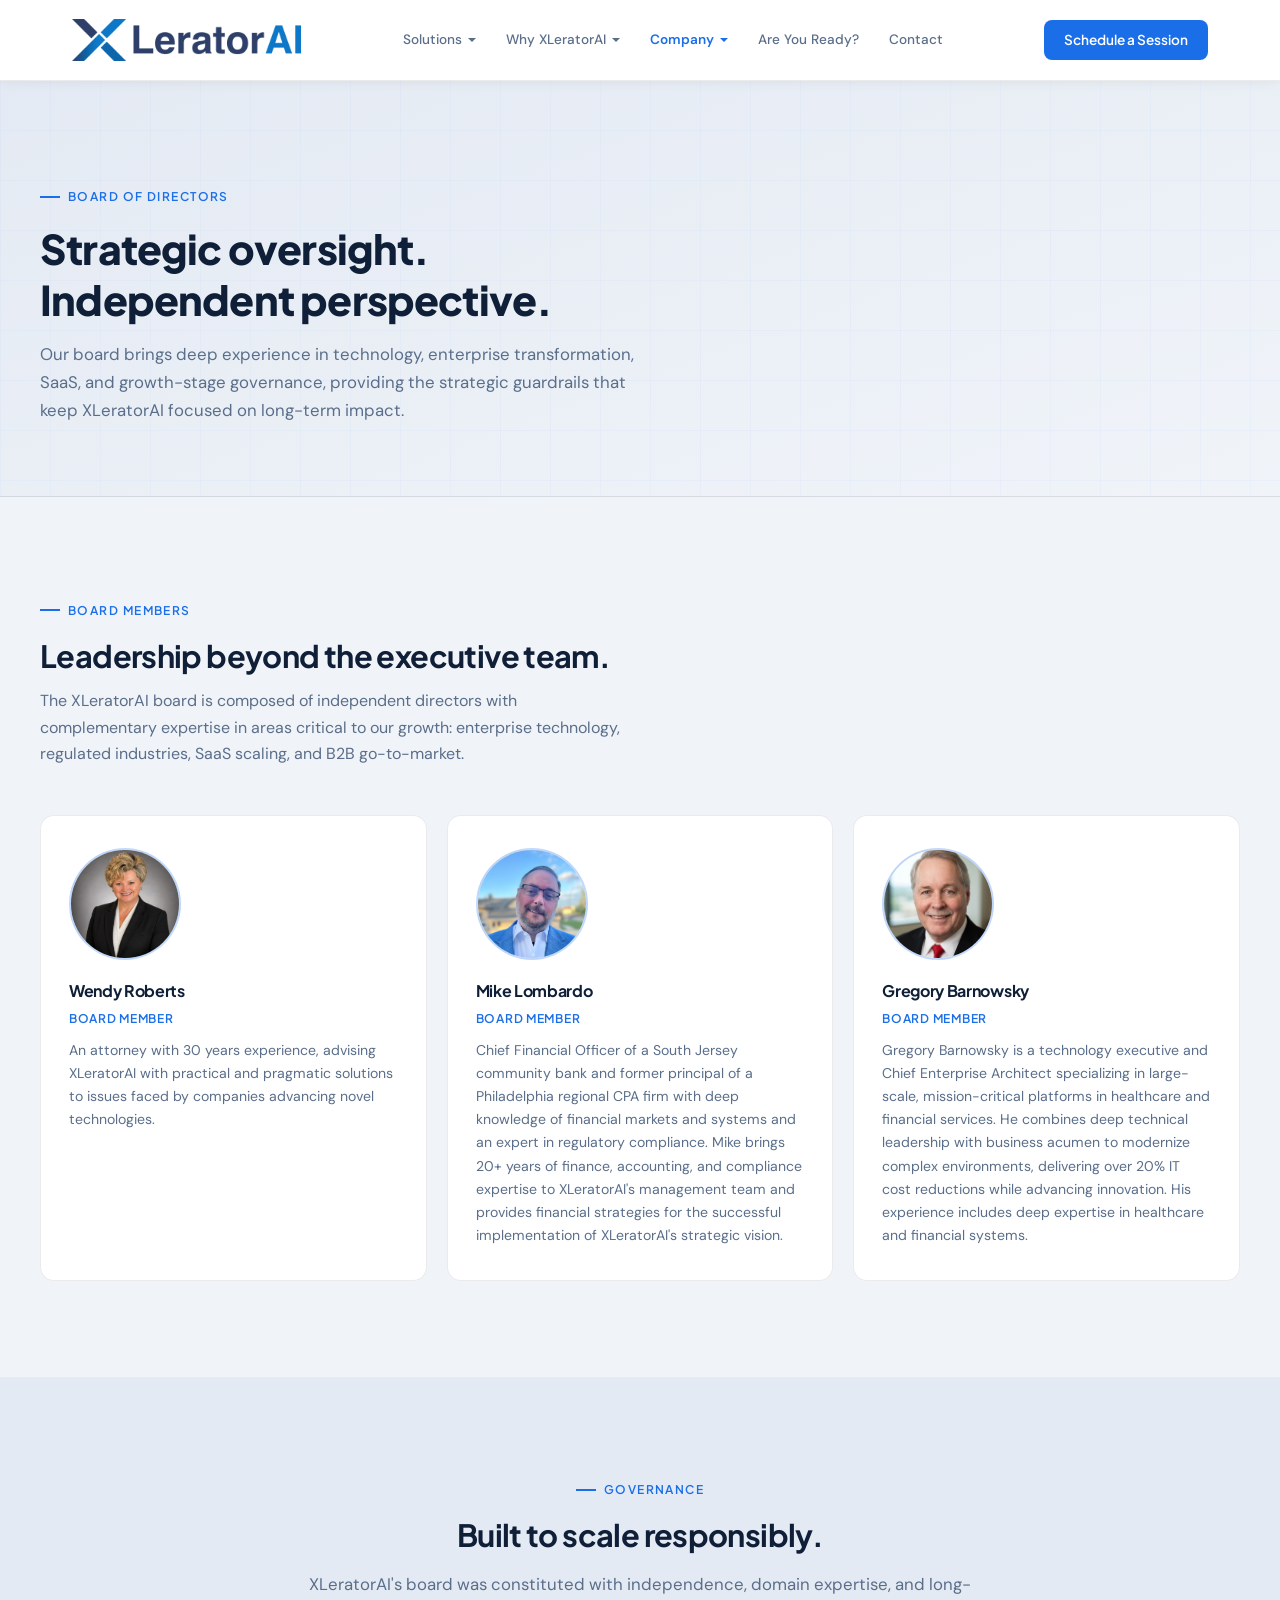
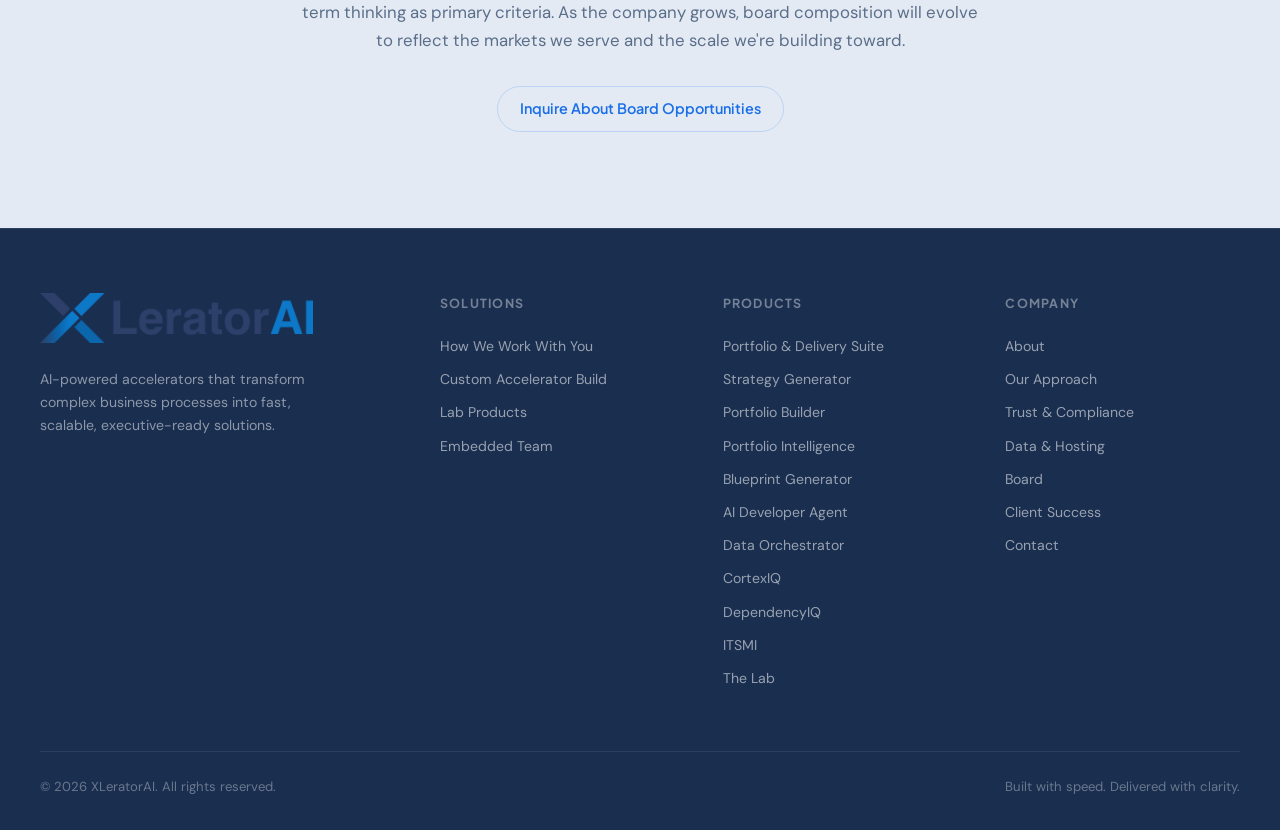
<file: board.html>
<!DOCTYPE html>
<html lang="en">
<head>
  <meta charset="UTF-8" />
  <title>Board of Directors – XLeratorAI</title>
  <meta name="viewport" content="width=device-width, initial-scale=1" />
  <link rel="icon" type="image/png" href="img/favicon.png" />
  <link rel="preconnect" href="https://fonts.googleapis.com" />
  <link rel="preconnect" href="https://fonts.gstatic.com" crossorigin />
  <link href="https://fonts.googleapis.com/css2?family=Plus+Jakarta+Sans:wght@400;500;600;700;800&family=DM+Sans:ital,opsz,wght@0,9..40,300;0,9..40,400;0,9..40,500;1,9..40,300&display=swap" rel="stylesheet" />
  <link rel="stylesheet" href="css/styles.css" />
</head>
<body>

  <header class="site-header">
    <div class="nav-container">
      <a href="index.html" class="logo"><img src="img/logo-medium.png" alt="XLeratorAI" /></a>
      <nav class="main-nav">
        <div class="nav-dropdown">
          <span class="nav-dropdown-trigger">Solutions <span class="nav-arrow"></span></span>
          <div class="nav-dropdown-menu">
            <a href="solutions.html">Solutions<span class="dropdown-desc">AI solutions, staffing &amp; products</span></a>
            <a href="lab.html">Lab &amp; Products<span class="dropdown-desc">PMO, Strategy &amp; Portfolio Accelerators</span></a>
            <a href="data-hosting.html">Data &amp; Hosting<span class="dropdown-desc">Security, compliance &amp; infrastructure</span></a>
          </div>
        </div>
        <div class="nav-dropdown">
          <span class="nav-dropdown-trigger">Why XLeratorAI <span class="nav-arrow"></span></span>
          <div class="nav-dropdown-menu">
            <a href="approach.html">Our Approach<span class="dropdown-desc">How we accelerate outcomes</span></a>
            <a href="trust.html">Trust &amp; Compliance<span class="dropdown-desc">SOC 2 Type II &amp; AI best practices</span></a>
            <a href="success.html">Client Success<span class="dropdown-desc">Case studies &amp; results</span></a>
          </div>
        </div>
        <div class="nav-dropdown">
          <span class="nav-dropdown-trigger">Company <span class="nav-arrow"></span></span>
          <div class="nav-dropdown-menu">
            <a href="about.html">About<span class="dropdown-desc">Our team &amp; mission</span></a>
            <a href="board.html" class="active">Board<span class="dropdown-desc">Board of directors</span></a>
          </div>
        </div>
        <a href="survey.html">Are You Ready?</a>
        <a href="contact.html">Contact</a>
      </nav>
      <a href="contact.html" class="btn-cta">Schedule a Session</a>
      <button class="nav-hamburger" aria-label="Menu">
        <span></span><span></span><span></span>
      </button>
    </div>
  </header>
  <div class="mobile-nav-overlay" id="mobileNav">
    <div class="mobile-nav-group">
      <span class="mobile-nav-group-label">Solutions</span>
      <a href="solutions.html">Solutions</a>
      <a href="lab.html">Lab &amp; Products</a>
      <a href="data-hosting.html">Data &amp; Hosting</a>
    </div>
    <div class="mobile-nav-group">
      <span class="mobile-nav-group-label">Why XLeratorAI</span>
      <a href="approach.html">Our Approach</a>
      <a href="trust.html">Trust &amp; Compliance</a>
      <a href="success.html">Client Success</a>
    </div>
    <div class="mobile-nav-group">
      <span class="mobile-nav-group-label">Company</span>
      <a href="about.html">About</a>
      <a href="board.html" class="active">Board</a>
    </div>
    <a href="survey.html">Are You Ready?</a>
    <a href="contact.html" class="mobile-nav-cta">Schedule a Session</a>
  </div>

  <main>
    <section class="page-hero">
      <div class="page-hero-inner">
        <div class="section-label">Board of Directors</div>
        <h1>Strategic oversight.<br />Independent perspective.</h1>
        <p>Our board brings deep experience in technology, enterprise transformation, SaaS, and growth-stage governance, providing the strategic guardrails that keep XLeratorAI focused on long-term impact.</p>
      </div>
    </section>

    <section class="section">
      <div class="section-inner">
        <div class="section-label">Board Members</div>
        <h2 style="color:var(--white);margin-bottom:12px;">Leadership beyond the executive team.</h2>
        <p style="max-width:580px;margin-bottom:48px;">
          The XLeratorAI board is composed of independent directors with complementary expertise in areas
          critical to our growth: enterprise technology, regulated industries, SaaS scaling, and B2B go-to-market.
        </p>
        <div class="grid three">

          <div class="card team-card">
            <div class="avatar" style="width:112px;height:112px;overflow:hidden;border-radius:50%;">
              <img src="img/headshot_wendy_board.jpg" alt="Wendy Roberts"
              style="width:100%;height:100%;object-fit:cover;display: block;">
            </div>
            <h3>Wendy Roberts</h3>
            <span class="role">Board Member</span>
            <p>An attorney with 30 years experience, advising XLeratorAI with practical and pragmatic solutions to issues faced by companies advancing novel technologies.</p>
          </div>

          <div class="card team-card">
            <div class="avatar" style="width:112px;height:112px;overflow:hidden;border-radius:50%;">
              <img src="img/headshot_mike_board.jpg" alt="Mike"
              style="width:100%;height:100%;object-fit:cover;display: block;">
            </div>
            <h3>Mike Lombardo</h3>
            <span class="role">Board Member</span>
            <p>Chief Financial Officer of a South Jersey community bank and former principal of a Philadelphia regional CPA firm with deep knowledge of financial markets and systems and an expert in regulatory compliance. Mike brings 20+ years of finance, accounting, and compliance expertise to XLeratorAI's management team and provides financial strategies for the successful implementation of XLeratorAI's strategic vision.</p>
          </div>

          <div class="card team-card">
            <div class="avatar" style="width:112px;height:112px;overflow:hidden;border-radius:50%;">
              <img src="img/headshot_greg_board.jpg" alt="Greg"
              style="width:100%;height:100%;object-fit:cover;display: block;">
            </div>
            <h3>Gregory Barnowsky</h3>
            <span class="role">Board Member</span>
            <p>Gregory Barnowsky is a technology executive and Chief Enterprise Architect specializing in large-scale, mission-critical platforms in healthcare and financial services. He combines deep technical leadership with business acumen to modernize complex environments, delivering over 20% IT cost reductions while advancing innovation. His experience includes deep expertise in healthcare and financial systems.</p>
          </div>

        </div>
      </div>
    </section>

    <section class="section section-alt">
      <div class="section-inner">
        <div style="max-width:680px;margin:0 auto;text-align:center;">
          <div class="section-label" style="justify-content:center;">Governance</div>
          <h2 style="color:var(--white);margin-bottom:16px;">Built to scale responsibly.</h2>
          <p style="font-size:1.05rem;margin-bottom:32px;">
            XLeratorAI's board was constituted with independence, domain expertise, and long-term thinking
            as primary criteria. As the company grows, board composition will evolve to reflect the markets
            we serve and the scale we're building toward.
          </p>
          <a href="contact.html" class="btn-outline">Inquire About Board Opportunities</a>
        </div>
      </div>
    </section>

  </main>

  <footer class="site-footer">
    <div class="footer-inner">
      <div class="footer-top">
        <div class="footer-brand">
          <img src="img/logo-medium.png" alt="XLeratorAI" />
          <p>AI-powered accelerators that transform complex business processes into fast, scalable, executive-ready solutions.</p>
        </div>
        <div class="footer-col">
          <h4>Solutions</h4>
          <a href="solutions.html">How We Work With You</a>
          <a href="solutions.html">Custom Accelerator Build</a>
          <a href="solutions.html">Lab Products</a>
          <a href="solutions.html">Embedded Team</a>
        </div>
        <div class="footer-col">
          <h4>Products</h4>
          <a href="lab.html">Portfolio &amp; Delivery Suite</a>
          <a href="lab.html">Strategy Generator</a>
          <a href="lab.html">Portfolio Builder</a>
          <a href="lab.html">Portfolio Intelligence</a>
          <a href="lab.html">Blueprint Generator</a>
          <a href="lab.html">AI Developer Agent</a>
          <a href="lab.html">Data Orchestrator</a>
          <a href="lab.html">CortexIQ</a>
          <a href="lab.html">DependencyIQ</a>
          <a href="lab.html">ITSMI</a>
          <a href="lab.html">The Lab</a>
        </div>
        <div class="footer-col">
          <h4>Company</h4>
          <a href="about.html">About</a>
          <a href="approach.html">Our Approach</a>
          <a href="trust.html">Trust &amp; Compliance</a>
          <a href="data-hosting.html">Data &amp; Hosting</a>
          <a href="board.html">Board</a>
          <a href="success.html">Client Success</a>
          <a href="contact.html">Contact</a>
        </div>
      </div>
      <div class="footer-bottom">
        <p>© 2026 XLeratorAI. All rights reserved.</p>
        <p>Built with speed. Delivered with clarity.</p>
      </div>
    </div>
  </footer>

  <script src="js/main.js"></script>
</body>
</html>
</file>
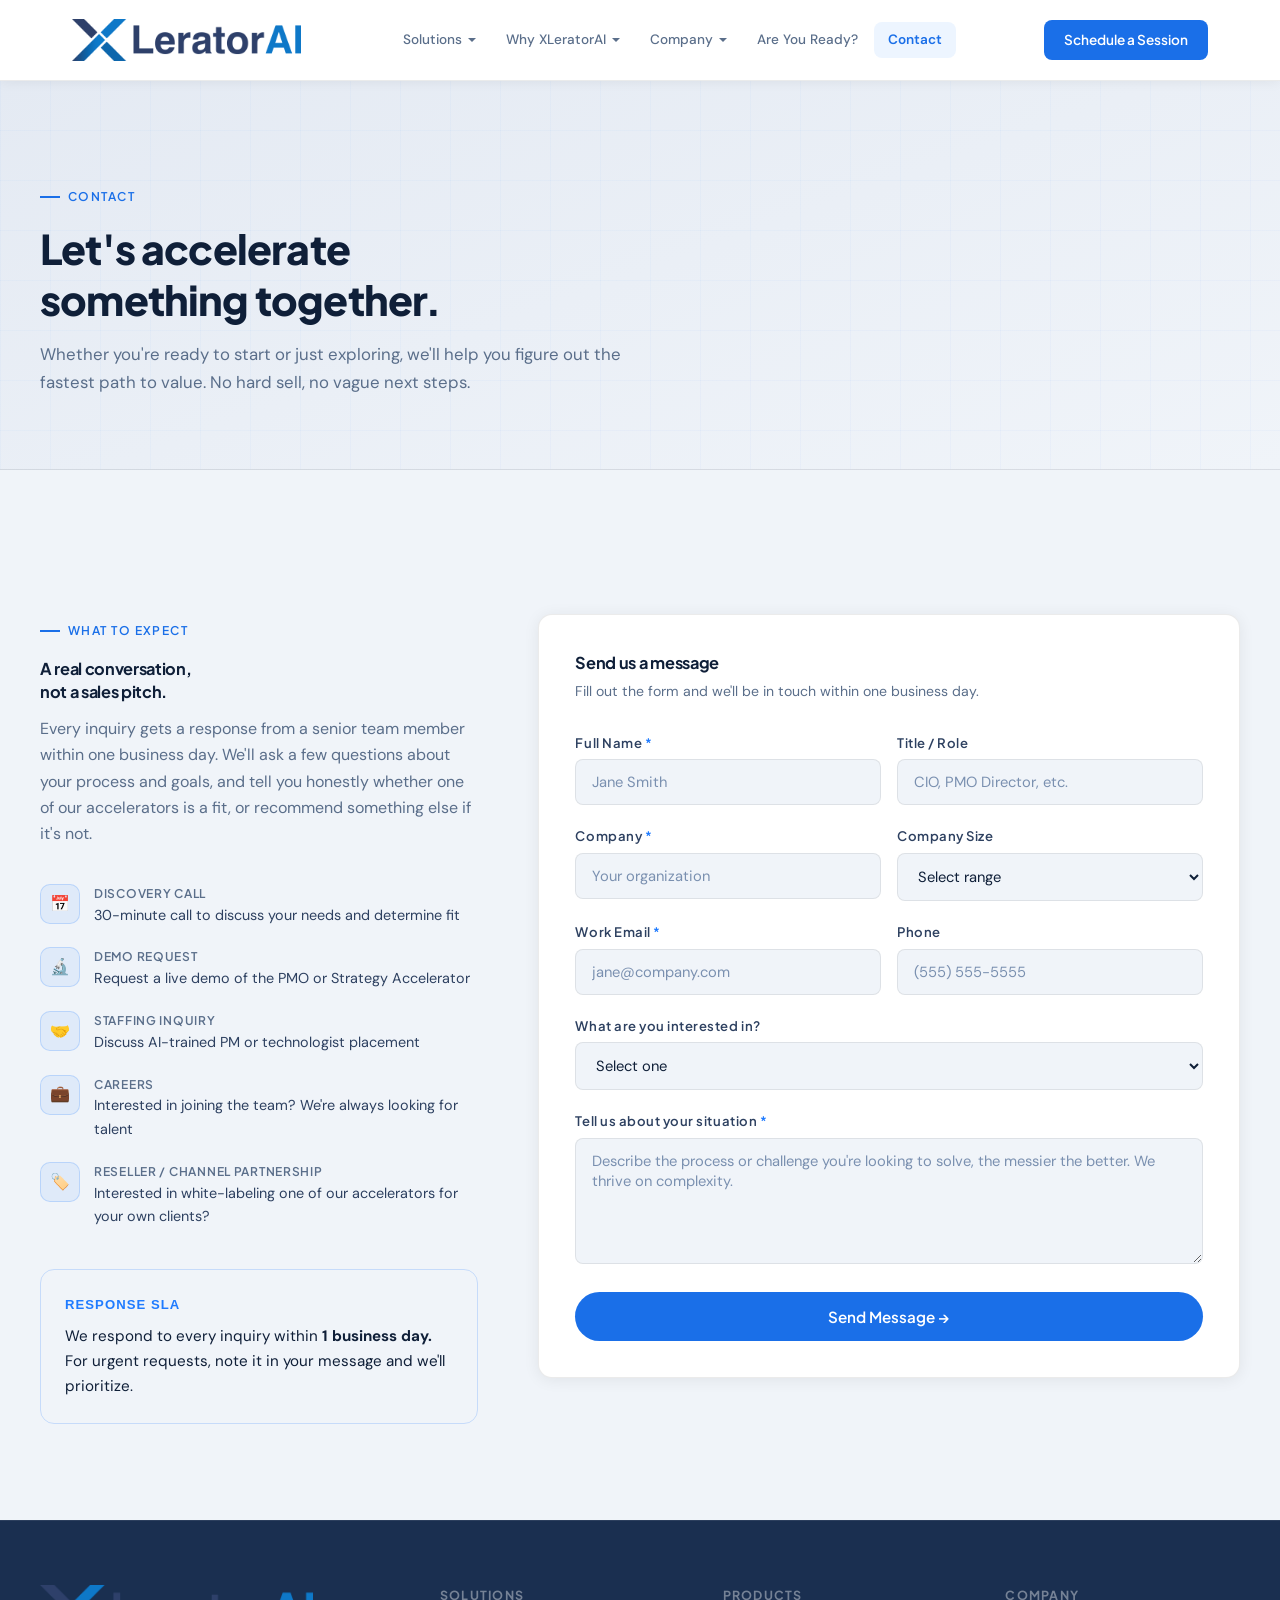
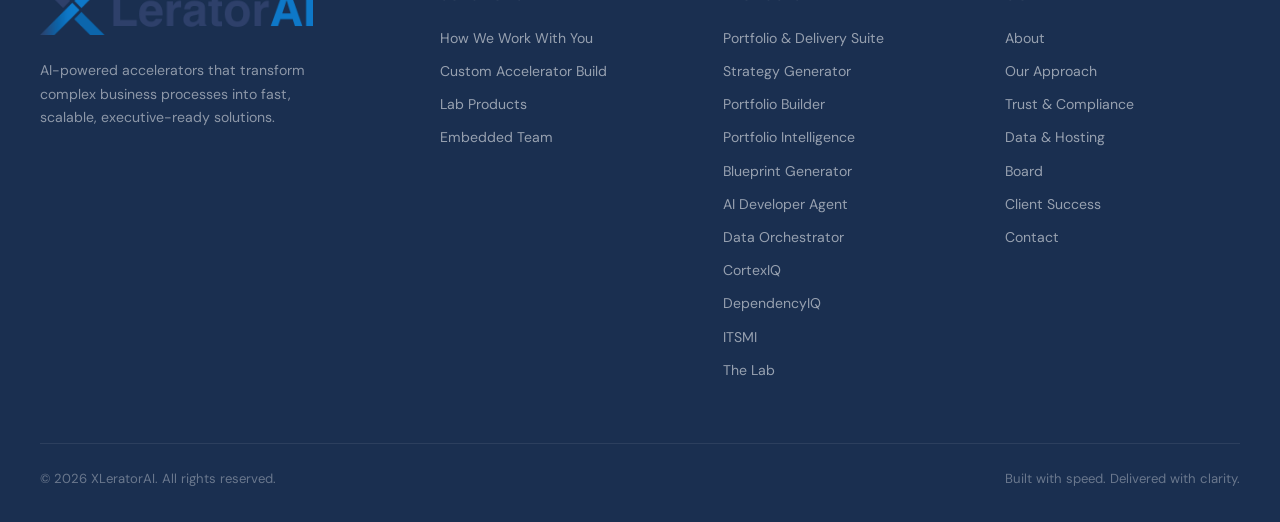
<file: contact.html>
<!DOCTYPE html>
<html lang="en">
<head>
  <meta charset="UTF-8" />
  <title>Contact – XLeratorAI</title>
  <meta name="viewport" content="width=device-width, initial-scale=1" />
  <link rel="icon" type="image/png" href="img/favicon.png" />
  <link rel="preconnect" href="https://fonts.googleapis.com" />
  <link rel="preconnect" href="https://fonts.gstatic.com" crossorigin />
  <link href="https://fonts.googleapis.com/css2?family=Plus+Jakarta+Sans:wght@400;500;600;700;800&family=DM+Sans:ital,opsz,wght@0,9..40,300;0,9..40,400;0,9..40,500;1,9..40,300&display=swap" rel="stylesheet" />
  <link rel="stylesheet" href="css/styles.css" />
  <script src="https://www.google.com/recaptcha/api.js?render=6LfNVYUsAAAAAL4xCxiuymHeMoyO1R93Wl8gcE5W" async defer></script>
</head>
<body>

  <header class="site-header">
    <div class="nav-container">
      <a href="index.html" class="logo"><img src="img/logo-medium.png" alt="XLeratorAI" /></a>
      <nav class="main-nav">
        <div class="nav-dropdown">
          <span class="nav-dropdown-trigger">Solutions <span class="nav-arrow"></span></span>
          <div class="nav-dropdown-menu">
            <a href="solutions.html">Solutions<span class="dropdown-desc">AI solutions, staffing &amp; products</span></a>
            <a href="lab.html">Lab &amp; Products<span class="dropdown-desc">PMO, Strategy &amp; Portfolio Accelerators</span></a>
            <a href="data-hosting.html">Data &amp; Hosting<span class="dropdown-desc">Security, compliance &amp; infrastructure</span></a>
          </div>
        </div>
        <div class="nav-dropdown">
          <span class="nav-dropdown-trigger">Why XLeratorAI <span class="nav-arrow"></span></span>
          <div class="nav-dropdown-menu">
            <a href="approach.html">Our Approach<span class="dropdown-desc">How we accelerate outcomes</span></a>
            <a href="trust.html">Trust &amp; Compliance<span class="dropdown-desc">SOC 2 Type II &amp; AI best practices</span></a>
            <a href="success.html">Client Success<span class="dropdown-desc">Case studies &amp; results</span></a>
          </div>
        </div>
        <div class="nav-dropdown">
          <span class="nav-dropdown-trigger">Company <span class="nav-arrow"></span></span>
          <div class="nav-dropdown-menu">
            <a href="about.html">About<span class="dropdown-desc">Our team &amp; mission</span></a>
            <a href="board.html">Board<span class="dropdown-desc">Board of directors</span></a>
          </div>
        </div>
        <a href="survey.html">Are You Ready?</a>
        <a href="contact.html" class="active">Contact</a>
      </nav>
      <a href="contact.html" class="btn-cta">Schedule a Session</a>
      <button class="nav-hamburger" aria-label="Menu">
        <span></span><span></span><span></span>
      </button>
    </div>
  </header>
  <div class="mobile-nav-overlay" id="mobileNav">
    <div class="mobile-nav-group">
      <span class="mobile-nav-group-label">Solutions</span>
      <a href="solutions.html">Solutions</a>
      <a href="lab.html">Lab &amp; Products</a>
      <a href="data-hosting.html">Data &amp; Hosting</a>
    </div>
    <div class="mobile-nav-group">
      <span class="mobile-nav-group-label">Why XLeratorAI</span>
      <a href="approach.html">Our Approach</a>
      <a href="trust.html">Trust &amp; Compliance</a>
      <a href="success.html">Client Success</a>
    </div>
    <div class="mobile-nav-group">
      <span class="mobile-nav-group-label">Company</span>
      <a href="about.html">About</a>
      <a href="board.html">Board</a>
    </div>
    <a href="survey.html">Are You Ready?</a>
    <a href="contact.html" class="mobile-nav-cta">Schedule a Session</a>
  </div>

  <main>
    <section class="page-hero">
      <div class="page-hero-inner">
        <div class="section-label">Contact</div>
        <h1>Let's accelerate<br />something together.</h1>
        <p>Whether you're ready to start or just exploring, we'll help you figure out the fastest path to value. No hard sell, no vague next steps.</p>
      </div>
    </section>

    <section class="section">
      <div class="section-inner">
        <div class="contact-wrap">

          <div class="contact-info">
            <div class="section-label">What to Expect</div>
            <h3>A real conversation,<br />not a sales pitch.</h3>
            <p>Every inquiry gets a response from a senior team member within one business day. We'll ask a few questions about your process and goals, and tell you honestly whether one of our accelerators is a fit, or recommend something else if it's not.</p>

            <div style="margin-top:36px;">
              <div class="contact-method">
                <div class="contact-method-icon">📅</div>
                <div class="contact-method-text">
                  <div class="label">Discovery Call</div>
                  <div class="value">30-minute call to discuss your needs and determine fit</div>
                </div>
              </div>
              <div class="contact-method">
                <div class="contact-method-icon">🔬</div>
                <div class="contact-method-text">
                  <div class="label">Demo Request</div>
                  <div class="value">Request a live demo of the PMO or Strategy Accelerator</div>
                </div>
              </div>
              <div class="contact-method">
                <div class="contact-method-icon">🤝</div>
                <div class="contact-method-text">
                  <div class="label">Staffing Inquiry</div>
                  <div class="value">Discuss AI-trained PM or technologist placement</div>
                </div>
              </div>
              <div class="contact-method">
                <div class="contact-method-icon">💼</div>
                <div class="contact-method-text">
                  <div class="label">Careers</div>
                  <div class="value">Interested in joining the team? We're always looking for talent</div>
                </div>
              </div>
              <div class="contact-method">
                <div class="contact-method-icon">🏷️</div>
                <div class="contact-method-text">
                  <div class="label">Reseller / Channel Partnership</div>
                  <div class="value">Interested in white-labeling one of our accelerators for your own clients?</div>
                </div>
              </div>
            </div>

            <div style="margin-top:40px;padding:24px;background:var(--navy-card);border:1px solid var(--border-blue);border-radius:14px;">
              <p style="font-size:0.82rem;font-family:'Syne',sans-serif;font-weight:700;letter-spacing:0.08em;text-transform:uppercase;color:var(--blue-bright);margin-bottom:8px;">Response SLA</p>
              <p style="font-size:0.95rem;color:var(--off-white);margin:0;">We respond to every inquiry within <strong>1 business day.</strong> For urgent requests, note it in your message and we'll prioritize.</p>
            </div>
          </div>

          <div class="contact-form">
            <form id="contactForm" novalidate>
              <div style="margin-bottom:28px;">
                <h3 style="color:var(--white);margin-bottom:6px;">Send us a message</h3>
                <p style="font-size:0.88rem;">Fill out the form and we'll be in touch within one business day.</p>
              </div>

              <div class="form-row">
                <div class="form-field">
                  <label for="name">Full Name <span style="color:var(--blue-bright)">*</span></label>
                  <input id="name" name="name" type="text" placeholder="Jane Smith" required />
                </div>
                <div class="form-field">
                  <label for="title">Title / Role</label>
                  <input id="title" name="title" type="text" placeholder="CIO, PMO Director, etc." />
                </div>
              </div>

              <div class="form-row">
                <div class="form-field">
                  <label for="company">Company <span style="color:var(--blue-bright)">*</span></label>
                  <input id="company" name="company" type="text" placeholder="Your organization" required />
                </div>
                <div class="form-field">
                  <label for="size">Company Size</label>
                  <select id="size" name="size">
                    <option value="" disabled selected>Select range</option>
                    <option>Under 100 employees</option>
                    <option>100–500 employees</option>
                    <option>500–2,000 employees</option>
                    <option>2,000–10,000 employees</option>
                    <option>10,000+ employees</option>
                  </select>
                </div>
              </div>

              <div class="form-row">
                <div class="form-field">
                  <label for="email">Work Email <span style="color:var(--blue-bright)">*</span></label>
                  <input id="email" name="email" type="email" placeholder="jane@company.com" required />
                </div>
                <div class="form-field">
                  <label for="phone">Phone</label>
                  <input id="phone" name="phone" type="tel" placeholder="(555) 555-5555" />
                </div>
              </div>

              <div class="form-field">
                <label for="interest">What are you interested in?</label>
                <select id="interest" name="interest">
                  <option value="" disabled selected>Select one</option>
                  <option>AI Portfolio Intelligence Demo</option>
                  <option>AI Strategy Generator Demo</option>
                  <option>DependencyIQ Demo</option>
                  <option>Custom AI Solution</option>
                  <option>AI Staffing</option>
                  <option>Discovery Call / General Inquiry</option>
                  <option>Careers / Joining the Team</option>
                  <option>Board / Investor Inquiry</option>
                  <option>Reseller / Channel Partnership</option>
                </select>
              </div>

              <div class="form-field">
                <label for="message">Tell us about your situation <span style="color:var(--blue-bright)">*</span></label>
                <textarea id="message" name="message" rows="5" placeholder="Describe the process or challenge you're looking to solve, the messier the better. We thrive on complexity." required></textarea>
              </div>

              <div id="formStatus" style="display:none;margin-bottom:16px;padding:14px 18px;border-radius:10px;font-size:0.9rem;"></div>

              <button type="submit" id="submitBtn" class="btn-primary" style="width:100%;justify-content:center;padding:15px;">
                Send Message →
              </button>
            </form>
          </div>

        </div>
      </div>
    </section>

  </main>

  <footer class="site-footer">
    <div class="footer-inner">
      <div class="footer-top">
        <div class="footer-brand">
          <img src="img/logo-medium.png" alt="XLeratorAI" />
          <p>AI-powered accelerators that transform complex business processes into fast, scalable, executive-ready solutions.</p>
        </div>
        <div class="footer-col">
          <h4>Solutions</h4>
          <a href="solutions.html">How We Work With You</a>
          <a href="solutions.html">Custom Accelerator Build</a>
          <a href="solutions.html">Lab Products</a>
          <a href="solutions.html">Embedded Team</a>
        </div>
        <div class="footer-col">
          <h4>Products</h4>
          <a href="lab.html">Portfolio &amp; Delivery Suite</a>
          <a href="lab.html">Strategy Generator</a>
          <a href="lab.html">Portfolio Builder</a>
          <a href="lab.html">Portfolio Intelligence</a>
          <a href="lab.html">Blueprint Generator</a>
          <a href="lab.html">AI Developer Agent</a>
          <a href="lab.html">Data Orchestrator</a>
          <a href="lab.html">CortexIQ</a>
          <a href="lab.html">DependencyIQ</a>
          <a href="lab.html">ITSMI</a>
          <a href="lab.html">The Lab</a>
        </div>
        <div class="footer-col">
          <h4>Company</h4>
          <a href="about.html">About</a>
          <a href="approach.html">Our Approach</a>
          <a href="trust.html">Trust &amp; Compliance</a>
          <a href="data-hosting.html">Data &amp; Hosting</a>
          <a href="board.html">Board</a>
          <a href="success.html">Client Success</a>
          <a href="contact.html">Contact</a>
        </div>
      </div>
      <div class="footer-bottom">
        <p>© 2026 XLeratorAI. All rights reserved.</p>
        <p>Built with speed. Delivered with clarity.</p>
      </div>
    </div>
  </footer>

  <script src="js/main.js"></script>
  <script>
  var RECAPTCHA_SITE_KEY = '6LfNVYUsAAAAAL4xCxiuymHeMoyO1R93Wl8gcE5W';

  (function() {
    const form = document.getElementById('contactForm');
    const btn = document.getElementById('submitBtn');
    const status = document.getElementById('formStatus');

    function showStatus(msg, isError) {
      status.style.display = 'block';
      status.textContent = msg;
      status.style.background = isError ? 'rgba(220,53,69,0.12)' : 'rgba(31,123,255,0.12)';
      status.style.color = isError ? '#dc3545' : '#1f7bff';
      status.style.border = isError ? '1px solid rgba(220,53,69,0.25)' : '1px solid rgba(31,123,255,0.25)';
    }

    form.addEventListener('submit', async function(e) {
      e.preventDefault();
      status.style.display = 'none';

      // Client-side validation
      const name = form.name.value.trim();
      const email = form.email.value.trim();
      const company = form.company.value.trim();
      const message = form.message.value.trim();

      if (!name || !email || !company || !message) {
        showStatus('Please fill in all required fields.', true);
        return;
      }

      if (!/^[^\s@]+@[^\s@]+\.[^\s@]+$/.test(email)) {
        showStatus('Please enter a valid email address.', true);
        return;
      }

      // Disable button and show loading state
      btn.disabled = true;
      btn.textContent = 'Sending...';

      try {
        // Get reCAPTCHA token
        const recaptchaToken = await grecaptcha.execute(RECAPTCHA_SITE_KEY, { action: 'contact' });

        const res = await fetch('/api/contact', {
          method: 'POST',
          headers: { 'Content-Type': 'application/json' },
          body: JSON.stringify({
            name: name,
            title: form.title.value.trim(),
            company: company,
            size: form.size.value,
            email: email,
            phone: form.phone.value.trim(),
            interest: form.interest.value,
            message: message,
            recaptchaToken: recaptchaToken
          })
        });

        const data = await res.json();

        if (res.ok) {
          showStatus('Message sent! Check your inbox for a confirmation. We\'ll be in touch within one business day.', false);
          form.reset();
        } else {
          showStatus(data.error || 'Something went wrong. Please try again.', true);
        }
      } catch (err) {
        showStatus('Network error. Please check your connection and try again, or email us directly at info@xleratorai.com.', true);
      } finally {
        btn.disabled = false;
        btn.textContent = 'Send Message →';
      }
    });
  })();
  </script>
</body>
</html>
</file>
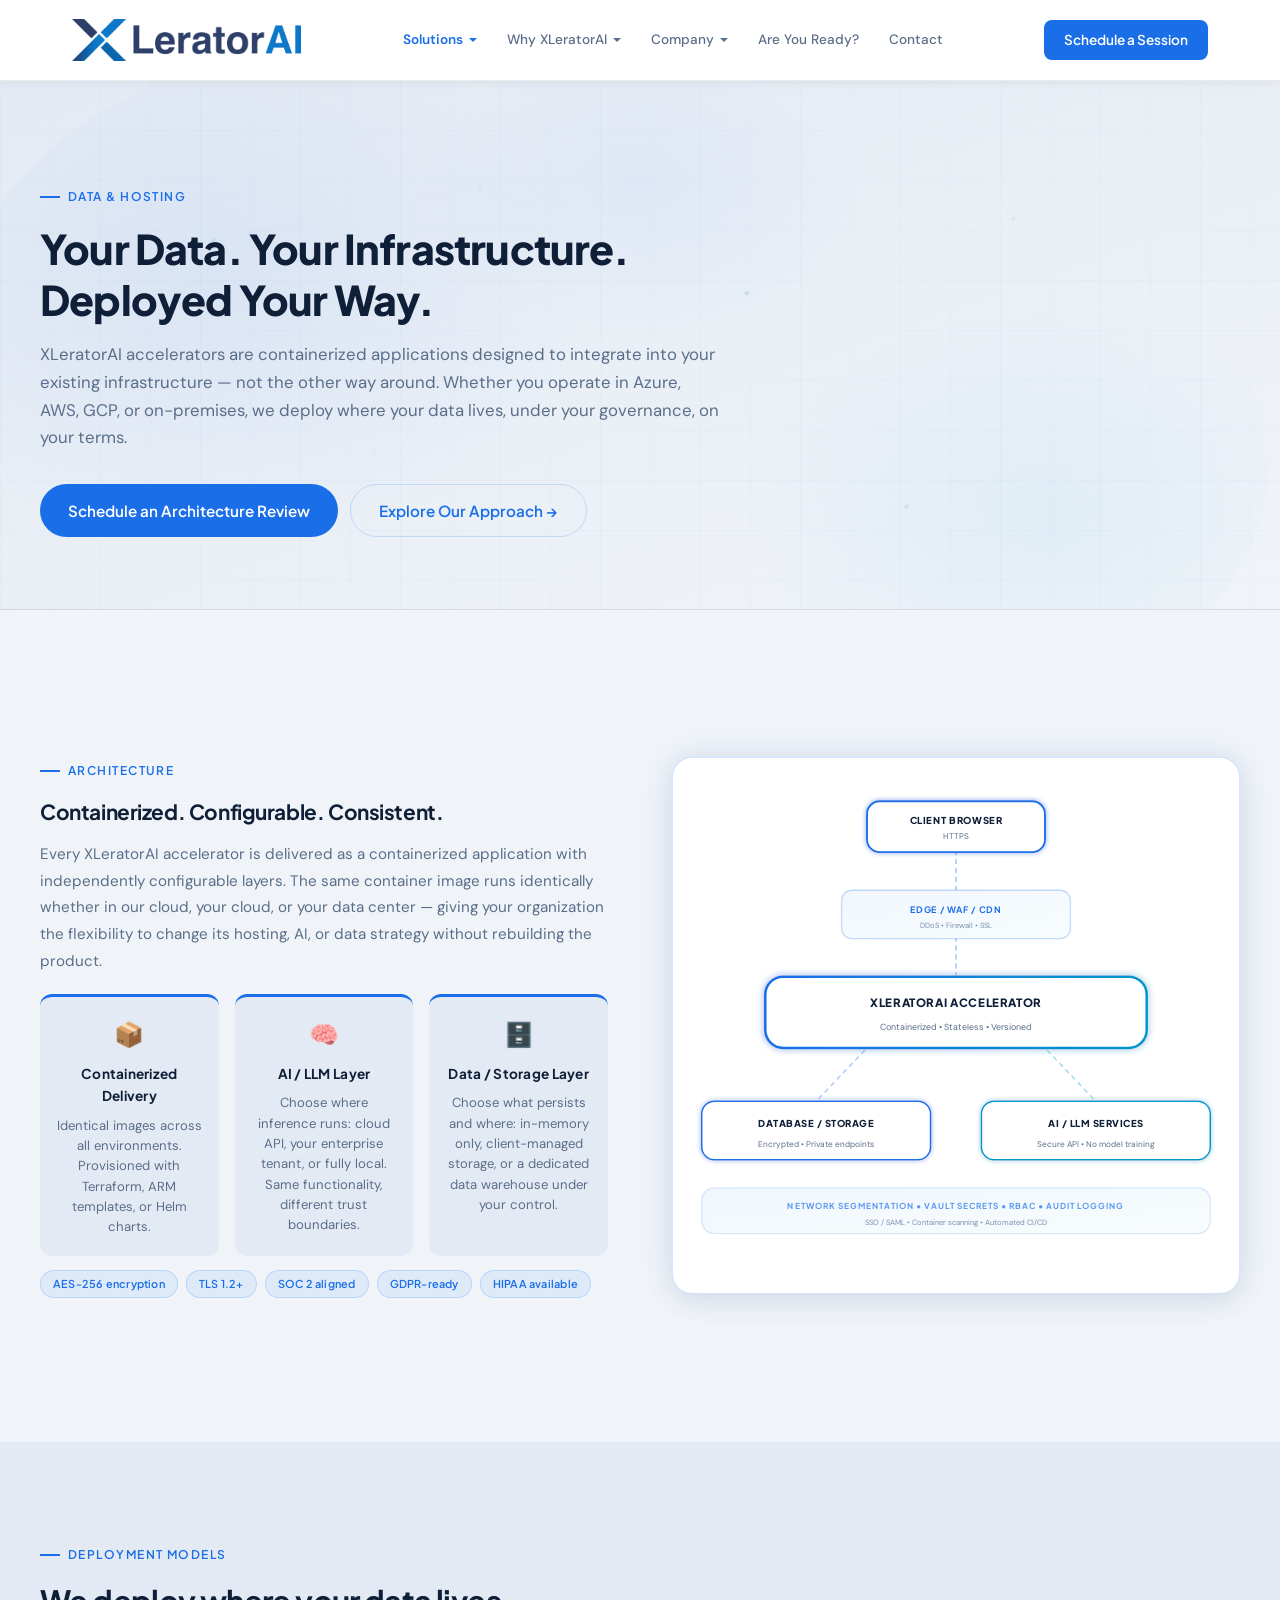
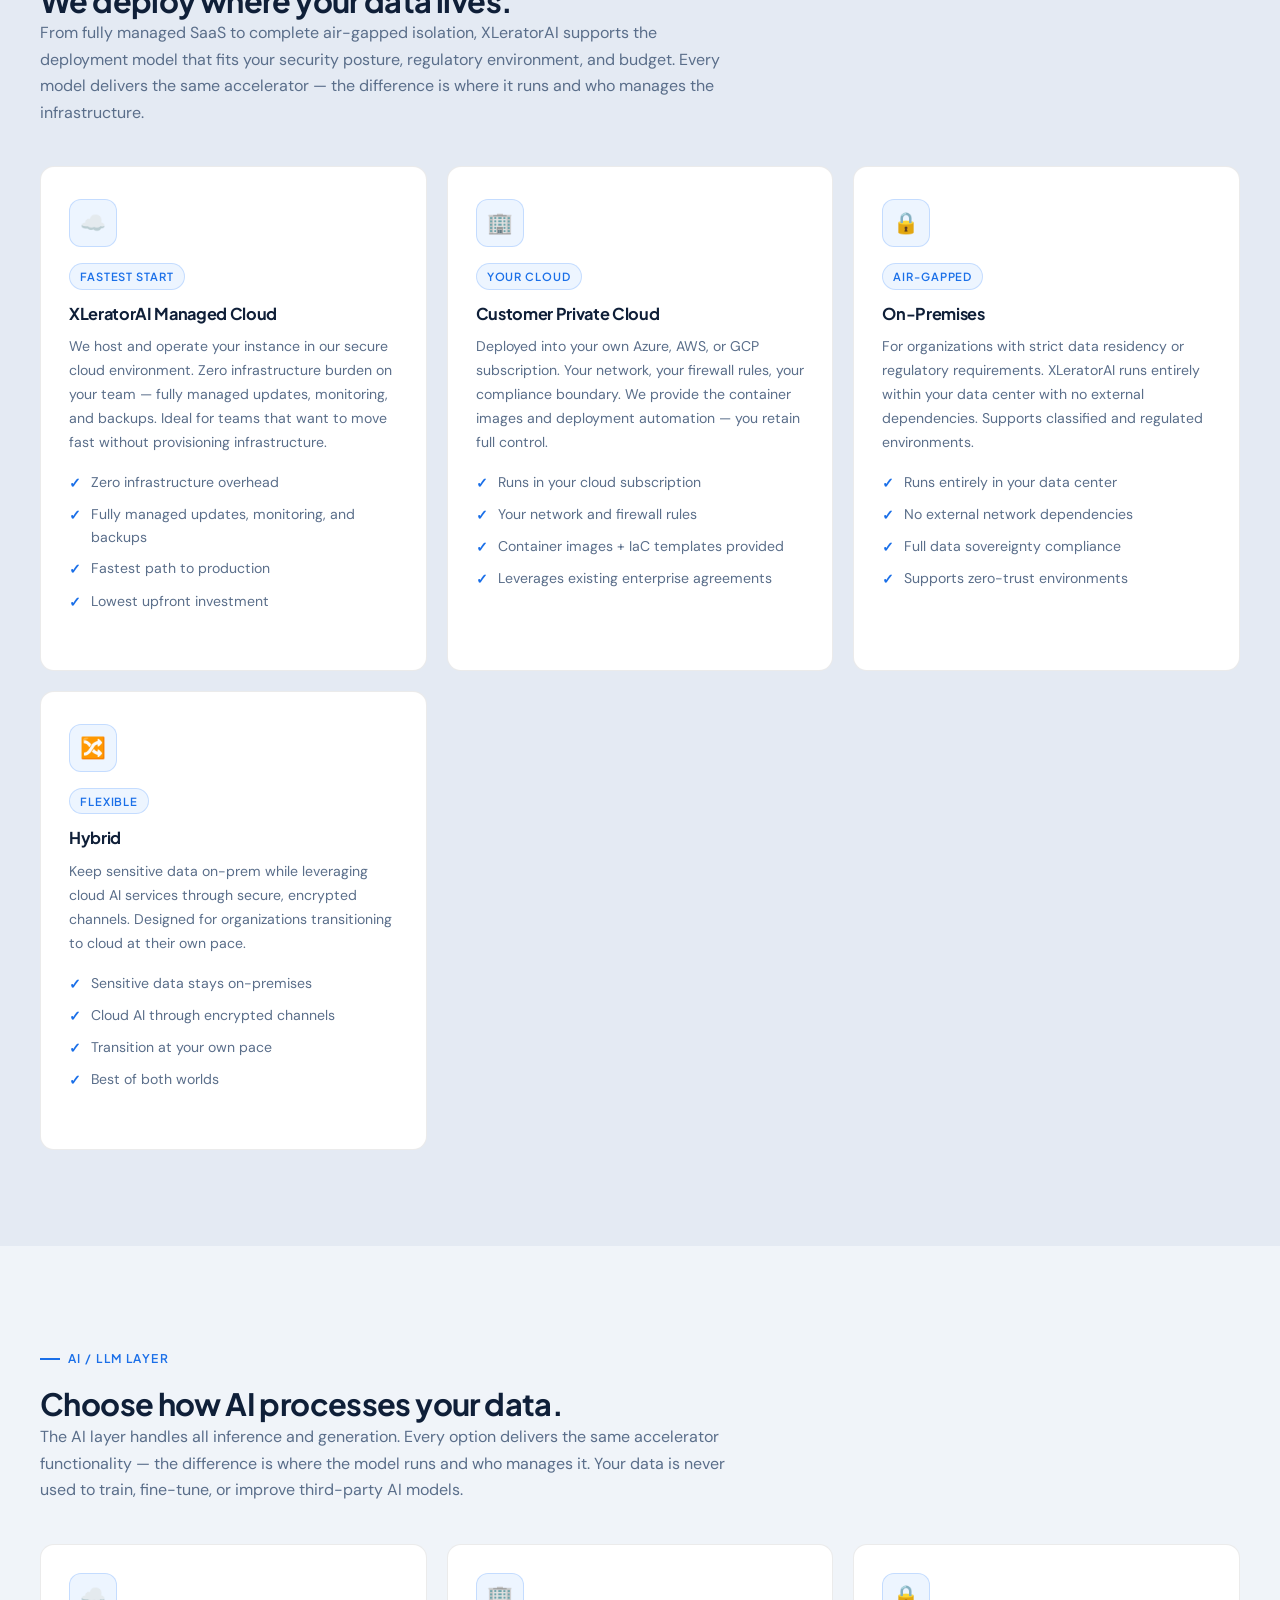
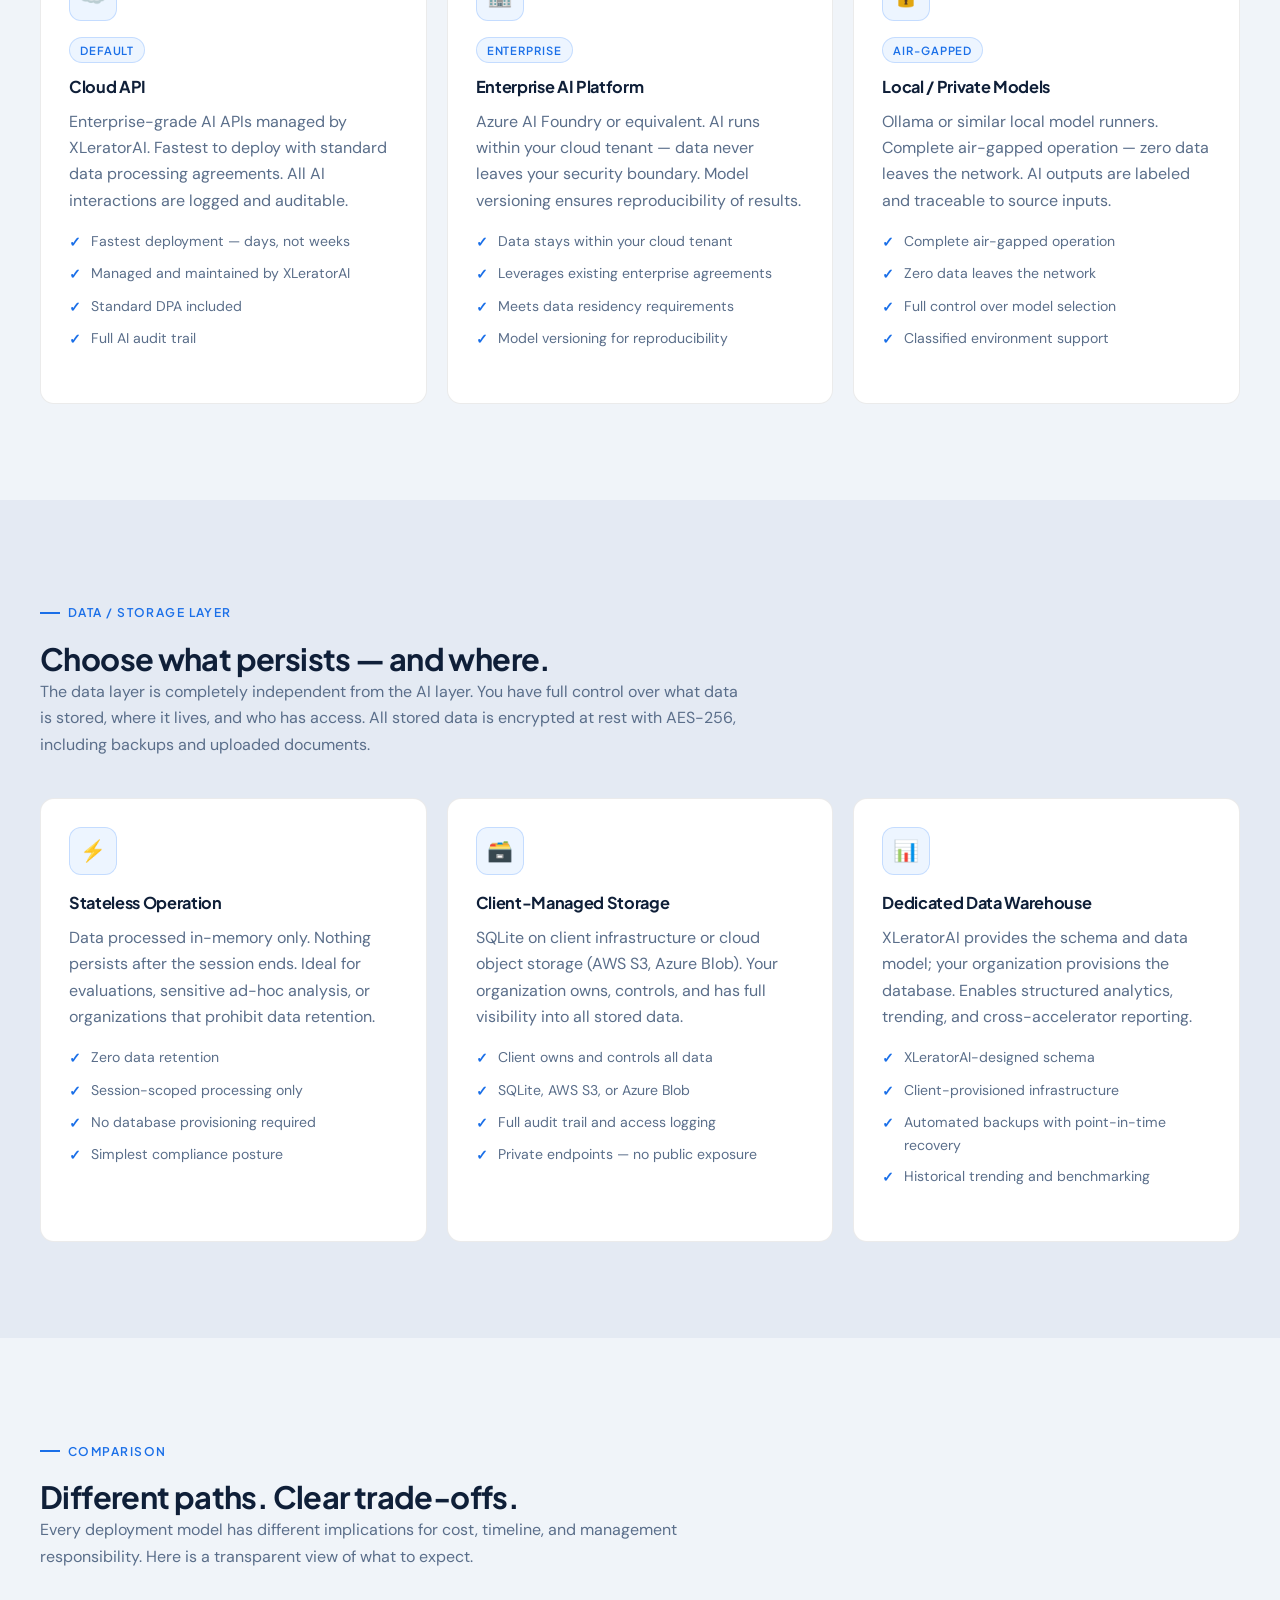
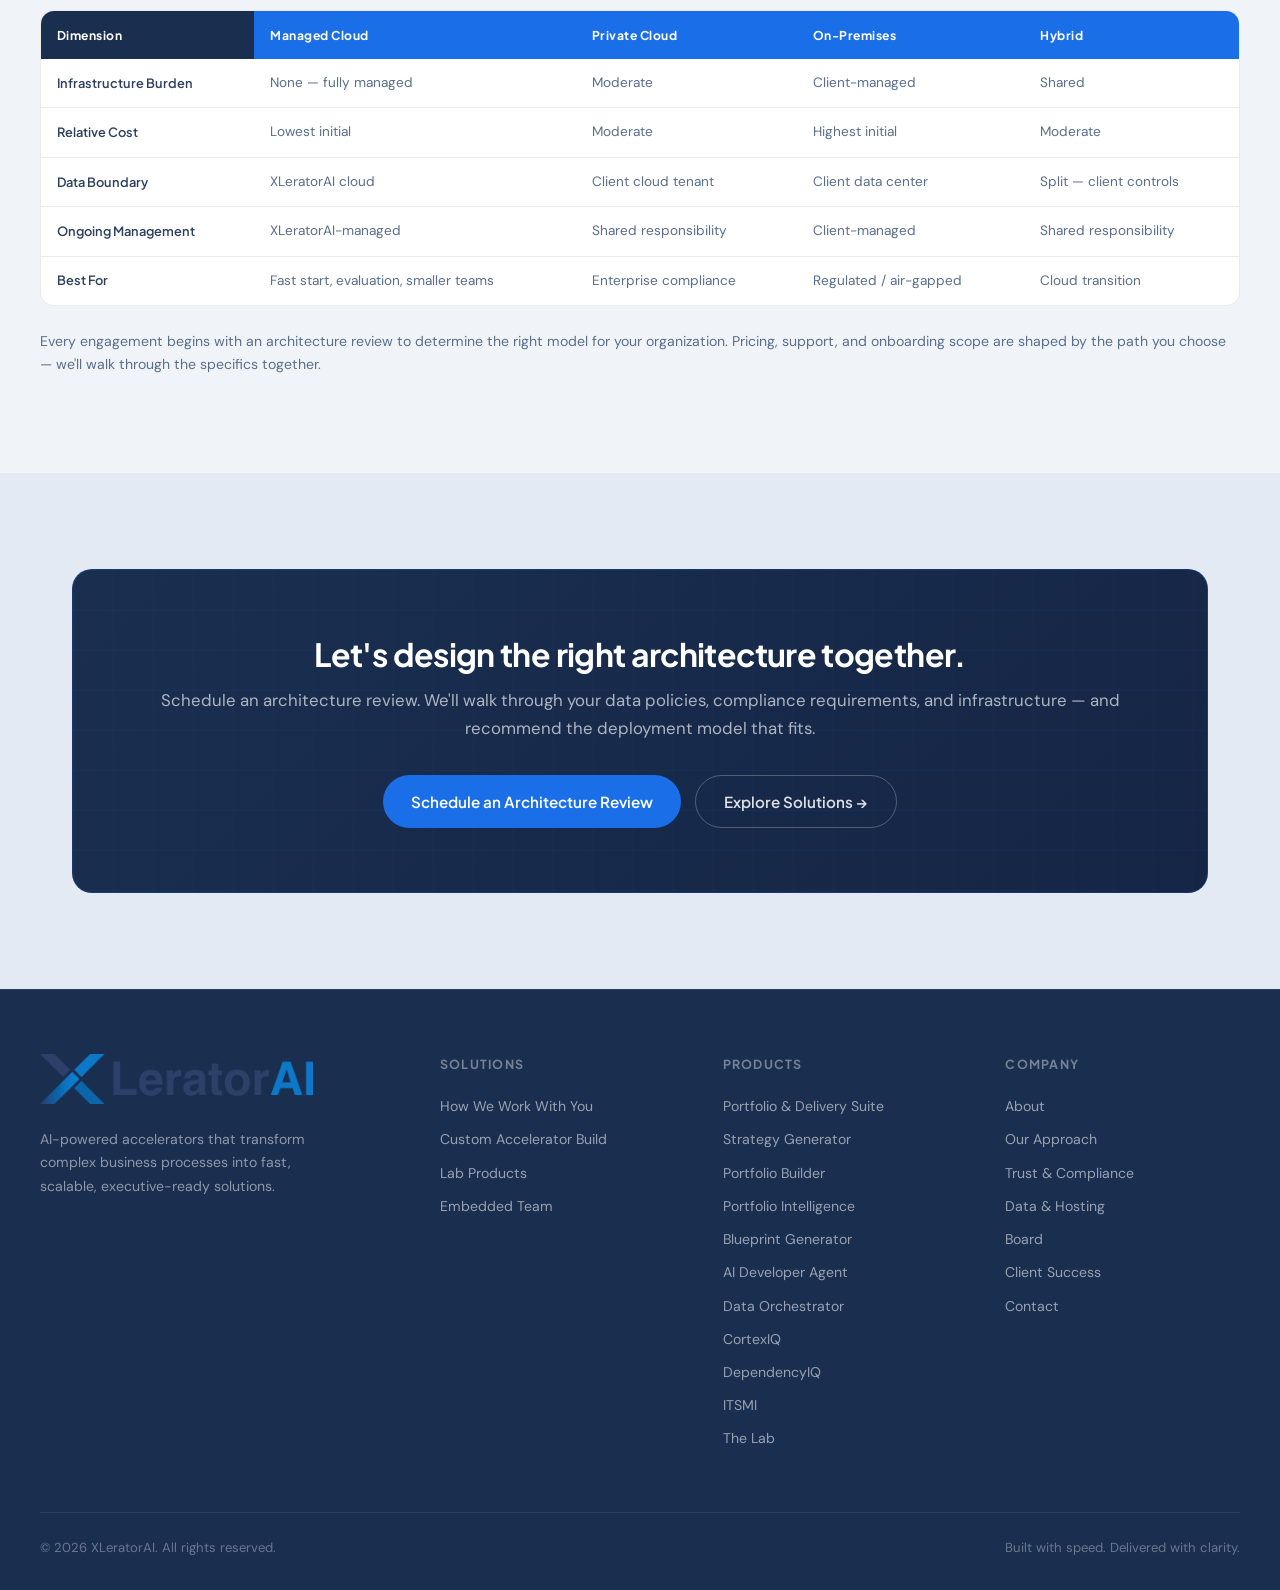
<file: data-hosting.html>
<!DOCTYPE html>
<html lang="en">

<head>
  <meta charset="UTF-8" />
  <title>Data & Hosting – XLeratorAI</title>
  <meta name="viewport" content="width=device-width, initial-scale=1" />
  <meta name="description"
    content="Enterprise deployment, security, and hosting for XLeratorAI accelerators. Containerized, flexible, deployed your way — cloud, on-prem, or air-gapped." />
  <link rel="icon" type="image/png" href="img/favicon.png" />
  <link rel="preconnect" href="https://fonts.googleapis.com" />
  <link rel="preconnect" href="https://fonts.gstatic.com" crossorigin />
  <link
    href="https://fonts.googleapis.com/css2?family=Plus+Jakarta+Sans:wght@400;500;600;700;800&family=DM+Sans:ital,opsz,wght@0,9..40,300;0,9..40,400;0,9..40,500;1,9..40,300&display=swap"
    rel="stylesheet" />
  <link rel="stylesheet" href="css/styles.css" />
  <style>
    /* ── PAGE-SPECIFIC STYLES ── */

    /* Scroll-triggered animations */
    .animate-in {
      opacity: 0;
      transform: translateY(28px);
      transition: opacity 0.7s cubic-bezier(0.22, 1, 0.36, 1), transform 0.7s cubic-bezier(0.22, 1, 0.36, 1);
    }

    .animate-in.visible {
      opacity: 1;
      transform: translateY(0);
    }

    .animate-in.delay-1 {
      transition-delay: 0.1s;
    }

    .animate-in.delay-2 {
      transition-delay: 0.2s;
    }

    .animate-in.delay-3 {
      transition-delay: 0.22s;
    }

    .animate-in.delay-4 {
      transition-delay: 0.3s;
    }

    /* Hero animated SVG */
    .page-hero {
      position: relative;
      overflow: hidden;
    }

    .hero-svg-bg {
      position: absolute;
      top: 0;
      left: 0;
      right: 0;
      bottom: 0;
      z-index: 0;
      pointer-events: none;
    }

    .page-hero-inner {
      position: relative;
      z-index: 1;
    }

    /* Framework block */
    .framework-block {
      display: grid;
      grid-template-columns: 1fr 1fr;
      gap: 64px;
      align-items: center;
      padding: 48px 0;
    }

    .framework-text h3 {
      font-size: 1.3rem;
      color: var(--text);
      margin-bottom: 14px;
    }

    .framework-text p {
      margin-bottom: 20px;
      font-size: 0.95rem;
      line-height: 1.75;
    }

    .arch-layers {
      display: grid;
      grid-template-columns: repeat(3, 1fr);
      gap: 16px;
      margin-top: 20px;
    }

    .arch-layer-card {
      background: var(--bg-alt);
      border-radius: 12px;
      padding: 18px 16px;
      border-top: 3px solid var(--blue);
      text-align: center;
    }

    .arch-layer-card .layer-icon {
      font-size: 1.5rem;
      margin-bottom: 8px;
    }

    .arch-layer-card h4 {
      font-size: 0.85rem;
      font-weight: 700;
      color: var(--heading);
      margin: 0 0 8px 0;
      letter-spacing: 0.02em;
    }

    .arch-layer-card p {
      font-size: 0.82rem;
      color: var(--muted);
      margin: 0;
      line-height: 1.55;
    }

    @media (max-width: 600px) {
      .arch-layers {
        grid-template-columns: 1fr;
      }
    }

    /* Animated architecture SVG */
    .arch-svg-container {
      background: var(--card);
      border: 1px solid var(--border-blue);
      border-radius: 20px;
      padding: 28px 16px;
      box-shadow: var(--shadow-md), 0 0 40px rgba(31, 123, 255, 0.06);
      text-align: center;
    }

    .arch-svg-container svg {
      max-width: 100%;
      height: auto;
    }

    /* Deploy cards with animated border gradient */
    .deploy-card {
      background: var(--card);
      border: 1px solid var(--border);
      border-radius: var(--radius);
      padding: 32px 28px;
      position: relative;
      overflow: hidden;
      transition: border-color 0.3s, transform 0.3s, box-shadow 0.3s;
    }

    .deploy-card::before {
      content: '';
      position: absolute;
      top: 0;
      left: 0;
      right: 0;
      height: 3px;
      background: linear-gradient(90deg, var(--blue), var(--cyan));
      transform: scaleX(0);
      transform-origin: left;
      transition: transform 0.5s cubic-bezier(0.22, 1, 0.36, 1);
    }

    .deploy-card:hover {
      border-color: var(--border-blue);
      transform: translateY(-4px);
      box-shadow: var(--shadow-blue);
    }

    .deploy-card:hover::before {
      transform: scaleX(1);
    }

    .deploy-card .icon-circle {
      margin-bottom: 16px;
    }

    .deploy-card h3 {
      margin-bottom: 10px;
    }

    .deploy-card>p {
      font-size: 0.88rem;
      color: var(--muted);
      margin-bottom: 16px;
      line-height: 1.7;
    }

    /* Security inline badges */
    .security-tags {
      display: flex;
      flex-wrap: wrap;
      gap: 8px;
      margin-top: 14px;
    }

    .security-tag {
      display: inline-flex;
      align-items: center;
      gap: 5px;
      font-family: 'Plus Jakarta Sans', sans-serif;
      font-size: 0.68rem;
      font-weight: 600;
      color: var(--blue);
      background: var(--blue-glow);
      border: 1px solid var(--border-blue);
      border-radius: 999px;
      padding: 4px 12px;
      letter-spacing: 0.02em;
    }

    /* Comparison table */
    .comparison-table {
      width: 100%;
      border-collapse: separate;
      border-spacing: 0;
      margin-top: 40px;
      border-radius: var(--radius);
      overflow: hidden;
      border: 1px solid var(--border);
      background: var(--card);
    }

    .comparison-table th {
      background: var(--blue);
      color: #fff;
      font-family: 'Plus Jakarta Sans', sans-serif;
      font-size: 0.76rem;
      font-weight: 700;
      letter-spacing: 0.04em;
      padding: 14px 16px;
      text-align: left;
    }

    .comparison-table th:first-child {
      background: var(--bg-dark);
    }

    .comparison-table td {
      padding: 13px 16px;
      font-size: 0.85rem;
      color: var(--muted);
      border-bottom: 1px solid var(--border);
      transition: background 0.2s;
    }

    .comparison-table tr:last-child td {
      border-bottom: none;
    }

    .comparison-table td:first-child {
      font-family: 'Plus Jakarta Sans', sans-serif;
      font-weight: 600;
      font-size: 0.8rem;
      color: var(--text-mid);
    }

    .comparison-table tr:hover td {
      background: var(--blue-glow);
    }

    /* Animated gradient mesh for hero */
    @keyframes meshShift {

      0%,
      100% {
        transform: translate(0, 0) scale(1);
      }

      25% {
        transform: translate(30px, -20px) scale(1.05);
      }

      50% {
        transform: translate(-20px, 15px) scale(0.97);
      }

      75% {
        transform: translate(15px, 25px) scale(1.03);
      }
    }

    @keyframes meshShift2 {

      0%,
      100% {
        transform: translate(0, 0) scale(1);
      }

      33% {
        transform: translate(-25px, 20px) scale(1.04);
      }

      66% {
        transform: translate(20px, -15px) scale(0.98);
      }
    }

    @keyframes orbFloat {

      0%,
      100% {
        transform: translateY(0px);
      }

      50% {
        transform: translateY(-8px);
      }
    }

    /* Animated connection lines in arch diagram */
    @keyframes flowDown {
      0% {
        stroke-dashoffset: 16;
      }

      100% {
        stroke-dashoffset: 0;
      }
    }

    @media (max-width: 900px) {
      .framework-block {
        grid-template-columns: 1fr;
        gap: 32px;
      }
    }

    @media (max-width: 768px) {
      .comparison-table {
        display: block;
        overflow-x: auto;
      }
    }
  </style>
</head>

<body>

  <header class="site-header">
    <div class="nav-container">
      <a href="index.html" class="logo"><img src="img/logo-medium.png" alt="XLeratorAI" /></a>
      <nav class="main-nav">
        <div class="nav-dropdown">
          <span class="nav-dropdown-trigger">Solutions <span class="nav-arrow"></span></span>
          <div class="nav-dropdown-menu">
            <a href="solutions.html">Solutions<span class="dropdown-desc">AI solutions, staffing &amp;
                products</span></a>
            <a href="lab.html">Lab &amp; Products<span class="dropdown-desc">PMO, Strategy &amp; Portfolio Accelerators</span></a>
            <a href="data-hosting.html" class="active">Data &amp; Hosting<span class="dropdown-desc">Security,
                compliance &amp; infrastructure</span></a>
          </div>
        </div>
        <div class="nav-dropdown">
          <span class="nav-dropdown-trigger">Why XLeratorAI <span class="nav-arrow"></span></span>
          <div class="nav-dropdown-menu">
            <a href="approach.html">Our Approach<span class="dropdown-desc">How we accelerate outcomes</span></a>
            <a href="trust.html">Trust &amp; Compliance<span class="dropdown-desc">SOC 2 Type II &amp; AI best practices</span></a>
            <a href="success.html">Client Success<span class="dropdown-desc">Case studies &amp; results</span></a>
          </div>
        </div>
        <div class="nav-dropdown">
          <span class="nav-dropdown-trigger">Company <span class="nav-arrow"></span></span>
          <div class="nav-dropdown-menu">
            <a href="about.html">About<span class="dropdown-desc">Our team &amp; mission</span></a>
            <a href="board.html">Board<span class="dropdown-desc">Board of directors</span></a>
          </div>
        </div>
        <a href="survey.html">Are You Ready?</a>
        <a href="contact.html">Contact</a>
      </nav>
      <a href="contact.html" class="btn-cta">Schedule a Session</a>
      <button class="nav-hamburger" aria-label="Menu">
        <span></span><span></span><span></span>
      </button>
    </div>
  </header>
  <div class="mobile-nav-overlay" id="mobileNav">
    <div class="mobile-nav-group">
      <span class="mobile-nav-group-label">Solutions</span>
      <a href="solutions.html">Solutions</a>
      <a href="lab.html">Lab &amp; Products</a>
      <a href="data-hosting.html" class="active">Data &amp; Hosting</a>
    </div>
    <div class="mobile-nav-group">
      <span class="mobile-nav-group-label">Why XLeratorAI</span>
      <a href="approach.html">Our Approach</a>
      <a href="trust.html">Trust &amp; Compliance</a>
      <a href="success.html">Client Success</a>
    </div>
    <div class="mobile-nav-group">
      <span class="mobile-nav-group-label">Company</span>
      <a href="about.html">About</a>
      <a href="board.html">Board</a>
    </div>
    <a href="survey.html">Are You Ready?</a>
    <a href="contact.html" class="mobile-nav-cta">Schedule a Session</a>
  </div>

  <main>

    <!-- ══ PAGE HERO ══ -->
    <section class="page-hero">
      <!-- Animated gradient mesh background -->
      <svg class="hero-svg-bg" viewBox="0 0 1200 600" preserveAspectRatio="xMidYMid slice">
        <defs>
          <radialGradient id="mesh1" cx="30%" cy="40%" r="45%">
            <stop offset="0%" stop-color="#1a6fe8" stop-opacity="0.07" />
            <stop offset="100%" stop-color="#1a6fe8" stop-opacity="0" />
          </radialGradient>
          <radialGradient id="mesh2" cx="70%" cy="60%" r="40%">
            <stop offset="0%" stop-color="#0099cc" stop-opacity="0.06" />
            <stop offset="100%" stop-color="#0099cc" stop-opacity="0" />
          </radialGradient>
          <radialGradient id="mesh3" cx="50%" cy="30%" r="35%">
            <stop offset="0%" stop-color="#1f7bff" stop-opacity="0.05" />
            <stop offset="100%" stop-color="#1f7bff" stop-opacity="0" />
          </radialGradient>
        </defs>
        <!-- Slowly drifting gradient blobs -->
        <ellipse cx="360" cy="240" rx="400" ry="280" fill="url(#mesh1)"
          style="animation: meshShift 20s ease-in-out infinite;" />
        <ellipse cx="840" cy="360" rx="350" ry="250" fill="url(#mesh2)"
          style="animation: meshShift2 25s ease-in-out infinite;" />
        <ellipse cx="600" cy="180" rx="300" ry="200" fill="url(#mesh3)"
          style="animation: meshShift 30s ease-in-out infinite reverse;" />
        <!-- Faint constellation nodes -->
        <g opacity="0.25">
          <circle cx="200" cy="150" r="2" fill="#1a6fe8">
            <animate attributeName="opacity" values="0.3;0.8;0.3" dur="4s" repeatCount="indefinite" />
          </circle>
          <circle cx="450" cy="100" r="1.5" fill="#0099cc">
            <animate attributeName="opacity" values="0.2;0.7;0.2" dur="5s" repeatCount="indefinite" />
          </circle>
          <circle cx="700" cy="200" r="2" fill="#1a6fe8">
            <animate attributeName="opacity" values="0.4;0.9;0.4" dur="3.5s" repeatCount="indefinite" />
          </circle>
          <circle cx="950" cy="130" r="1.5" fill="#0099cc">
            <animate attributeName="opacity" values="0.3;0.6;0.3" dur="6s" repeatCount="indefinite" />
          </circle>
          <circle cx="350" cy="350" r="1.5" fill="#1f7bff">
            <animate attributeName="opacity" values="0.2;0.8;0.2" dur="4.5s" repeatCount="indefinite" />
          </circle>
          <circle cx="850" cy="400" r="2" fill="#1a6fe8">
            <animate attributeName="opacity" values="0.3;0.7;0.3" dur="5.5s" repeatCount="indefinite" />
          </circle>
          <!-- Subtle connecting lines -->
          <line x1="200" y1="150" x2="450" y2="100" stroke="#1a6fe8" stroke-width="0.5" opacity="0.15" />
          <line x1="450" y1="100" x2="700" y2="200" stroke="#0099cc" stroke-width="0.5" opacity="0.12" />
          <line x1="700" y1="200" x2="950" y2="130" stroke="#1a6fe8" stroke-width="0.5" opacity="0.1" />
          <line x1="350" y1="350" x2="700" y2="200" stroke="#1f7bff" stroke-width="0.5" opacity="0.1" />
          <line x1="700" y1="200" x2="850" y2="400" stroke="#0099cc" stroke-width="0.5" opacity="0.08" />
        </g>
      </svg>
      <div class="page-hero-inner">
        <div class="section-label">Data &amp; Hosting</div>
        <h1>Your Data. Your Infrastructure.<br /><span class="accent">Deployed Your Way.</span></h1>
        <p style="max-width:680px;">
          XLeratorAI accelerators are containerized applications designed to integrate into your
          existing infrastructure — not the other way around. Whether you operate in Azure, AWS, GCP,
          or on-premises, we deploy where your data lives, under your governance, on your terms.
        </p>
        <div style="display:flex;gap:12px;margin-top:32px;flex-wrap:wrap;">
          <a href="contact.html" class="btn-primary">Schedule an Architecture Review</a>
          <a href="approach.html" class="btn-ghost">Explore Our Approach →</a>
        </div>
      </div>
    </section>

    <!-- ══ PLATFORM ARCHITECTURE ══ -->
    <section class="section">
      <div class="section-inner">
        <div class="framework-block animate-in">
          <div class="framework-text">
            <div class="section-label">Architecture</div>
            <h3>Containerized. Configurable. Consistent.</h3>
            <p>
              Every XLeratorAI accelerator is delivered as a containerized application with independently
              configurable layers. The same container image runs identically whether in our cloud,
              your cloud, or your data center — giving your organization the flexibility to change
              its hosting, AI, or data strategy without rebuilding the product.
            </p>
            <div class="arch-layers">
              <div class="arch-layer-card">
                <div class="layer-icon">📦</div>
                <h4>Containerized Delivery</h4>
                <p>Identical images across all environments. Provisioned with Terraform, ARM templates, or Helm charts.</p>
              </div>
              <div class="arch-layer-card">
                <div class="layer-icon">🧠</div>
                <h4>AI / LLM Layer</h4>
                <p>Choose where inference runs: cloud API, your enterprise tenant, or fully local. Same functionality, different trust boundaries.</p>
              </div>
              <div class="arch-layer-card">
                <div class="layer-icon">🗄️</div>
                <h4>Data / Storage Layer</h4>
                <p>Choose what persists and where: in-memory only, client-managed storage, or a dedicated data warehouse under your control.</p>
              </div>
            </div>
            <div class="security-tags">
              <span class="security-tag">AES-256 encryption</span>
              <span class="security-tag">TLS 1.2+</span>
              <span class="security-tag">SOC 2 aligned</span>
              <span class="security-tag">GDPR-ready</span>
              <span class="security-tag">HIPAA available</span>
            </div>
          </div>
          <!-- Animated platform architecture SVG -->
          <div class="arch-svg-container">
            <svg viewBox="0 0 420 370" fill="none" xmlns="http://www.w3.org/2000/svg" role="img"
              aria-label="Platform architecture diagram">
              <defs>
                <linearGradient id="agBorder" x1="0%" y1="0%" x2="100%" y2="0%">
                  <stop offset="0%" stop-color="#1a6fe8" />
                  <stop offset="100%" stop-color="#0099cc" />
                </linearGradient>
                <linearGradient id="agFill" x1="0%" y1="0%" x2="100%" y2="100%">
                  <stop offset="0%" stop-color="#1a6fe8" stop-opacity="0.06" />
                  <stop offset="100%" stop-color="#0099cc" stop-opacity="0.03" />
                </linearGradient>
                <filter id="softGlow">
                  <feGaussianBlur stdDeviation="2.5" result="blur" />
                  <feMerge>
                    <feMergeNode in="blur" />
                    <feMergeNode in="SourceGraphic" />
                  </feMerge>
                </filter>
                <filter id="subtleGlow">
                  <feGaussianBlur stdDeviation="1.5" result="blur" />
                  <feMerge>
                    <feMergeNode in="blur" />
                    <feMergeNode in="SourceGraphic" />
                  </feMerge>
                </filter>
              </defs>

              <!-- Client Browser -->
              <g style="animation: orbFloat 5s ease-in-out infinite;">
                <rect x="140" y="12" width="140" height="40" rx="10" fill="white" stroke="#1a6fe8" stroke-width="1.5"
                  filter="url(#subtleGlow)" />
                <text x="210" y="30" text-anchor="middle" font-family="Plus Jakarta Sans, sans-serif" font-size="7.5"
                  font-weight="800" fill="#0f1f38" letter-spacing="0.5">CLIENT BROWSER</text>
                <text x="210" y="42" text-anchor="middle" font-family="DM Sans, sans-serif" font-size="6.5"
                  fill="#5a6e8a">HTTPS</text>
              </g>

              <!-- Connection: Browser → Edge -->
              <line x1="210" y1="52" x2="210" y2="82" stroke="#1a6fe8" stroke-width="1.2" stroke-dasharray="4 3"
                opacity="0.4">
                <animate attributeName="stroke-dashoffset" from="14" to="0" dur="1.5s" repeatCount="indefinite" />
              </line>

              <!-- Edge / WAF -->
              <rect x="120" y="82" width="180" height="38" rx="8" fill="url(#agFill)" stroke="#1a6fe8" stroke-width="1"
                stroke-opacity="0.25" />
              <text x="210" y="100" text-anchor="middle" font-family="Plus Jakarta Sans, sans-serif" font-size="7"
                font-weight="700" fill="#1a6fe8" letter-spacing="0.5">EDGE / WAF / CDN</text>
              <text x="210" y="112" text-anchor="middle" font-family="DM Sans, sans-serif" font-size="6"
                fill="#7a90b0">DDoS &bull; Firewall &bull; SSL</text>

              <!-- Connection: Edge → App -->
              <line x1="210" y1="120" x2="210" y2="150" stroke="#1a6fe8" stroke-width="1.2" stroke-dasharray="4 3"
                opacity="0.4">
                <animate attributeName="stroke-dashoffset" from="14" to="0" dur="1.5s" repeatCount="indefinite" />
              </line>

              <!-- Main Application (prominent) -->
              <rect x="60" y="150" width="300" height="56" rx="14" fill="white" stroke="url(#agBorder)" stroke-width="2"
                filter="url(#softGlow)" />
              <text x="210" y="174" text-anchor="middle" font-family="Plus Jakarta Sans, sans-serif" font-size="9"
                font-weight="800" fill="#0f1f38" letter-spacing="0.5">XLERATORAI ACCELERATOR</text>
              <text x="210" y="192" text-anchor="middle" font-family="DM Sans, sans-serif" font-size="7"
                fill="#5a6e8a">Containerized &bull; Stateless &bull; Versioned</text>
              <!-- Subtle breathing ring -->
              <rect x="60" y="150" width="300" height="56" rx="14" fill="none" stroke="#1a6fe8" stroke-width="0.8"
                opacity="0.15">
                <animate attributeName="opacity" values="0.15;0.05;0.15" dur="4s" repeatCount="indefinite" />
              </rect>

              <!-- Branch lines to DB and AI -->
              <path d="M140,206 L100,248" stroke="#1a6fe8" stroke-width="1.2" stroke-dasharray="4 3" opacity="0.35">
                <animate attributeName="stroke-dashoffset" from="14" to="0" dur="2s" repeatCount="indefinite" />
              </path>
              <path d="M280,206 L320,248" stroke="#0099cc" stroke-width="1.2" stroke-dasharray="4 3" opacity="0.35">
                <animate attributeName="stroke-dashoffset" from="14" to="0" dur="2s" repeatCount="indefinite" />
              </path>

              <!-- Dedicated Database -->
              <g style="animation: orbFloat 6s ease-in-out 0.5s infinite;">
                <rect x="10" y="248" width="180" height="46" rx="10" fill="white" stroke="#1a6fe8" stroke-width="1.2"
                  filter="url(#subtleGlow)" />
                <text x="100" y="268" text-anchor="middle" font-family="Plus Jakarta Sans, sans-serif" font-size="7.5"
                  font-weight="800" fill="#0f1f38" letter-spacing="0.4">DATABASE / STORAGE</text>
                <text x="100" y="284" text-anchor="middle" font-family="DM Sans, sans-serif" font-size="6.5"
                  fill="#5a6e8a">Encrypted &bull; Private endpoints</text>
              </g>

              <!-- AI Services -->
              <g style="animation: orbFloat 6s ease-in-out 1s infinite;">
                <rect x="230" y="248" width="180" height="46" rx="10" fill="white" stroke="#0099cc" stroke-width="1.2"
                  filter="url(#subtleGlow)" />
                <text x="320" y="268" text-anchor="middle" font-family="Plus Jakarta Sans, sans-serif" font-size="7.5"
                  font-weight="800" fill="#0f1f38" letter-spacing="0.4">AI / LLM SERVICES</text>
                <text x="320" y="284" text-anchor="middle" font-family="DM Sans, sans-serif" font-size="6.5"
                  fill="#5a6e8a">Secure API &bull; No model training</text>
              </g>

              <!-- Bottom security bar -->
              <rect x="10" y="316" width="400" height="36" rx="10" fill="url(#agFill)" stroke="#1a6fe8" stroke-width="1"
                stroke-opacity="0.15" />
              <text x="210" y="333" text-anchor="middle" font-family="Plus Jakarta Sans, sans-serif" font-size="6.5"
                font-weight="700" fill="#1a6fe8" letter-spacing="0.8" opacity="0.7">NETWORK SEGMENTATION &bull; VAULT
                SECRETS &bull; RBAC &bull; AUDIT LOGGING</text>
              <text x="210" y="345" text-anchor="middle" font-family="DM Sans, sans-serif" font-size="6"
                fill="#7a90b0">SSO / SAML &bull; Container scanning &bull; Automated CI/CD</text>
            </svg>
          </div>
        </div>
      </div>
    </section>

    <!-- ══ DEPLOYMENT FLEXIBILITY ══ -->
    <section class="section section-alt">
      <div class="section-inner">
        <div class="section-label animate-in">Deployment Models</div>
        <h2 class="animate-in">We deploy where your data lives.</h2>
        <p class="animate-in" style="max-width:700px;">
          From fully managed SaaS to complete air-gapped isolation, XLeratorAI supports
          the deployment model that fits your security posture, regulatory environment, and
          budget. Every model delivers the same accelerator — the difference is where it runs
          and who manages the infrastructure.
        </p>
        <div class="grid two" style="margin-top:40px;">

          <div class="deploy-card animate-in delay-1">
            <div class="icon-circle">☁️</div>
            <div class="product-tag">Fastest Start</div>
            <h3>XLeratorAI Managed Cloud</h3>
            <p>
              We host and operate your instance in our secure cloud environment.
              Zero infrastructure burden on your team — fully managed updates, monitoring,
              and backups. Ideal for teams that want to move fast without provisioning infrastructure.
            </p>
            <ul class="product-features">
              <li>Zero infrastructure overhead</li>
              <li>Fully managed updates, monitoring, and backups</li>
              <li>Fastest path to production</li>
              <li>Lowest upfront investment</li>
            </ul>
          </div>

          <div class="deploy-card animate-in delay-2">
            <div class="icon-circle">🏢</div>
            <div class="product-tag">Your Cloud</div>
            <h3>Customer Private Cloud</h3>
            <p>
              Deployed into your own Azure, AWS, or GCP subscription. Your network, your firewall
              rules, your compliance boundary. We provide the container images and deployment
              automation — you retain full control.
            </p>
            <ul class="product-features">
              <li>Runs in your cloud subscription</li>
              <li>Your network and firewall rules</li>
              <li>Container images + IaC templates provided</li>
              <li>Leverages existing enterprise agreements</li>
            </ul>
          </div>

          <div class="deploy-card animate-in delay-3">
            <div class="icon-circle">🔒</div>
            <div class="product-tag">Air-Gapped</div>
            <h3>On-Premises</h3>
            <p>
              For organizations with strict data residency or regulatory requirements.
              XLeratorAI runs entirely within your data center with no external dependencies.
              Supports classified and regulated environments.
            </p>
            <ul class="product-features">
              <li>Runs entirely in your data center</li>
              <li>No external network dependencies</li>
              <li>Full data sovereignty compliance</li>
              <li>Supports zero-trust environments</li>
            </ul>
          </div>

          <div class="deploy-card animate-in delay-4">
            <div class="icon-circle">🔀</div>
            <div class="product-tag">Flexible</div>
            <h3>Hybrid</h3>
            <p>
              Keep sensitive data on-prem while leveraging cloud AI services through secure,
              encrypted channels. Designed for organizations transitioning to cloud at their
              own pace.
            </p>
            <ul class="product-features">
              <li>Sensitive data stays on-premises</li>
              <li>Cloud AI through encrypted channels</li>
              <li>Transition at your own pace</li>
              <li>Best of both worlds</li>
            </ul>
          </div>

        </div>
      </div>
    </section>


    <!-- ══ AI LAYER ══ -->
    <section class="section">
      <div class="section-inner">
        <div class="section-label animate-in">AI / LLM Layer</div>
        <h2 class="animate-in">Choose how AI processes your data.</h2>
        <p class="animate-in" style="max-width:700px;">
          The AI layer handles all inference and generation. Every option delivers the same accelerator
          functionality — the difference is where the model runs and who manages it.
          Your data is never used to train, fine-tune, or improve third-party AI models.
        </p>
        <div class="grid three" style="margin-top:40px;">

          <div class="card animate-in delay-1">
            <div class="icon-circle">☁️</div>
            <div class="product-tag">Default</div>
            <h3>Cloud API</h3>
            <p>
              Enterprise-grade AI APIs managed by XLeratorAI. Fastest to deploy with standard data
              processing agreements. All AI interactions are logged and auditable.
            </p>
            <ul class="product-features">
              <li>Fastest deployment — days, not weeks</li>
              <li>Managed and maintained by XLeratorAI</li>
              <li>Standard DPA included</li>
              <li>Full AI audit trail</li>
            </ul>
          </div>

          <div class="card animate-in delay-2">
            <div class="icon-circle">🏢</div>
            <div class="product-tag">Enterprise</div>
            <h3>Enterprise AI Platform</h3>
            <p>
              Azure AI Foundry or equivalent. AI runs within your cloud tenant — data never leaves
              your security boundary. Model versioning ensures reproducibility of results.
            </p>
            <ul class="product-features">
              <li>Data stays within your cloud tenant</li>
              <li>Leverages existing enterprise agreements</li>
              <li>Meets data residency requirements</li>
              <li>Model versioning for reproducibility</li>
            </ul>
          </div>

          <div class="card animate-in delay-3">
            <div class="icon-circle">🔒</div>
            <div class="product-tag">Air-Gapped</div>
            <h3>Local / Private Models</h3>
            <p>
              Ollama or similar local model runners. Complete air-gapped operation — zero data leaves
              the network. AI outputs are labeled and traceable to source inputs.
            </p>
            <ul class="product-features">
              <li>Complete air-gapped operation</li>
              <li>Zero data leaves the network</li>
              <li>Full control over model selection</li>
              <li>Classified environment support</li>
            </ul>
          </div>

        </div>
      </div>
    </section>


    <!-- ══ DATA LAYER ══ -->
    <section class="section section-alt">
      <div class="section-inner">
        <div class="section-label animate-in">Data / Storage Layer</div>
        <h2 class="animate-in">Choose what persists — and where.</h2>
        <p class="animate-in" style="max-width:700px;">
          The data layer is completely independent from the AI layer. You have full control over what
          data is stored, where it lives, and who has access. All stored data is encrypted at rest
          with AES-256, including backups and uploaded documents.
        </p>
        <div class="grid three" style="margin-top:40px;">

          <div class="card animate-in delay-1">
            <div class="icon-circle">⚡</div>
            <h3>Stateless Operation</h3>
            <p>
              Data processed in-memory only. Nothing persists after the session ends. Ideal for
              evaluations, sensitive ad-hoc analysis, or organizations that prohibit data retention.
            </p>
            <ul class="product-features">
              <li>Zero data retention</li>
              <li>Session-scoped processing only</li>
              <li>No database provisioning required</li>
              <li>Simplest compliance posture</li>
            </ul>
          </div>

          <div class="card animate-in delay-2">
            <div class="icon-circle">🗃️</div>
            <h3>Client-Managed Storage</h3>
            <p>
              SQLite on client infrastructure or cloud object storage (AWS S3, Azure Blob).
              Your organization owns, controls, and has full visibility into all stored data.
            </p>
            <ul class="product-features">
              <li>Client owns and controls all data</li>
              <li>SQLite, AWS S3, or Azure Blob</li>
              <li>Full audit trail and access logging</li>
              <li>Private endpoints — no public exposure</li>
            </ul>
          </div>

          <div class="card animate-in delay-3">
            <div class="icon-circle">📊</div>
            <h3>Dedicated Data Warehouse</h3>
            <p>
              XLeratorAI provides the schema and data model; your organization provisions the database.
              Enables structured analytics, trending, and cross-accelerator reporting.
            </p>
            <ul class="product-features">
              <li>XLeratorAI-designed schema</li>
              <li>Client-provisioned infrastructure</li>
              <li>Automated backups with point-in-time recovery</li>
              <li>Historical trending and benchmarking</li>
            </ul>
          </div>

        </div>
      </div>
    </section>

    <!-- ══ DEPLOYMENT COMPARISON ══ -->
    <section class="section">
      <div class="section-inner">
        <div class="section-label animate-in">Comparison</div>
        <h2 class="animate-in">Different paths. Clear trade-offs.</h2>
        <p class="animate-in" style="max-width:700px;">
          Every deployment model has different implications for cost, timeline, and management
          responsibility. Here is a transparent view of what to expect.
        </p>
        <table class="comparison-table animate-in">
          <thead>
            <tr>
              <th>Dimension</th>
              <th>Managed Cloud</th>
              <th>Private Cloud</th>
              <th>On-Premises</th>
              <th>Hybrid</th>
            </tr>
          </thead>
          <tbody>
            <tr>
              <td>Infrastructure Burden</td>
              <td>None — fully managed</td>
              <td>Moderate</td>
              <td>Client-managed</td>
              <td>Shared</td>
            </tr>
            <tr>
              <td>Relative Cost</td>
              <td>Lowest initial</td>
              <td>Moderate</td>
              <td>Highest initial</td>
              <td>Moderate</td>
            </tr>
            <tr>
              <td>Data Boundary</td>
              <td>XLeratorAI cloud</td>
              <td>Client cloud tenant</td>
              <td>Client data center</td>
              <td>Split — client controls</td>
            </tr>
            <tr>
              <td>Ongoing Management</td>
              <td>XLeratorAI-managed</td>
              <td>Shared responsibility</td>
              <td>Client-managed</td>
              <td>Shared responsibility</td>
            </tr>
            <tr>
              <td>Best For</td>
              <td>Fast start, evaluation, smaller teams</td>
              <td>Enterprise compliance</td>
              <td>Regulated / air-gapped</td>
              <td>Cloud transition</td>
            </tr>
          </tbody>
        </table>
        <p class="animate-in" style="margin-top:24px;font-size:0.88rem;color:var(--muted);">
          Every engagement begins with an architecture review to determine the right model for your
          organization. Pricing, support, and onboarding scope are shaped by the path you choose —
          we'll walk through the specifics together.
        </p>
      </div>
    </section>

    <!-- ══ CTA BANNER ══ -->
    <section class="section section-alt">
      <div class="section-inner">
        <div class="cta-banner animate-in">
          <h2>Let's design the right architecture together.</h2>
          <p>
            Schedule an architecture review. We'll walk through your data policies, compliance
            requirements, and infrastructure — and recommend the deployment model that fits.
          </p>
          <div class="cta-actions">
            <a href="contact.html" class="btn-primary">Schedule an Architecture Review</a>
            <a href="solutions.html" class="btn-ghost">Explore Solutions →</a>
          </div>
        </div>
      </div>
    </section>

  </main>

  <footer class="site-footer">
    <div class="section-inner">
      <div class="footer-top">
        <div class="footer-brand">
          <img src="img/logo-medium.png" alt="XLeratorAI" class="footer-logo" />
          <p>AI-powered accelerators that transform complex business processes into fast, scalable, executive-ready
            solutions.</p>
        </div>
        <div class="footer-col">
          <h4>Solutions</h4>
          <a href="solutions.html">How We Work With You</a>
          <a href="solutions.html">Custom Accelerator Build</a>
          <a href="solutions.html">Lab Products</a>
          <a href="solutions.html">Embedded Team</a>
        </div>
        <div class="footer-col">
          <h4>Products</h4>
          <a href="lab.html">Portfolio &amp; Delivery Suite</a>
          <a href="lab.html">Strategy Generator</a>
          <a href="lab.html">Portfolio Builder</a>
          <a href="lab.html">Portfolio Intelligence</a>
          <a href="lab.html">Blueprint Generator</a>
          <a href="lab.html">AI Developer Agent</a>
          <a href="lab.html">Data Orchestrator</a>
          <a href="lab.html">CortexIQ</a>
          <a href="lab.html">DependencyIQ</a>
          <a href="lab.html">ITSMI</a>
          <a href="lab.html">The Lab</a>
        </div>
        <div class="footer-col">
          <h4>Company</h4>
          <a href="about.html">About</a>
          <a href="approach.html">Our Approach</a>
          <a href="trust.html">Trust &amp; Compliance</a>
          <a href="data-hosting.html">Data &amp; Hosting</a>
          <a href="board.html">Board</a>
          <a href="success.html">Client Success</a>
          <a href="contact.html">Contact</a>
        </div>
      </div>
      <div class="footer-bottom">
        <p>&copy; 2026 XLeratorAI. All rights reserved.</p>
        <p>Built with speed. Delivered with clarity.</p>
      </div>
    </div>
  </footer>

  <script>
    // Scroll-triggered animations
    (function () {
      var observer = new IntersectionObserver(function (entries) {
        entries.forEach(function (entry) {
          if (entry.isIntersecting) {
            entry.target.classList.add('visible');
          }
        });
      }, { threshold: 0.12, rootMargin: '0px 0px -30px 0px' });

      document.querySelectorAll('.animate-in').forEach(function (el) {
        observer.observe(el);
      });
    })();
  </script>
  <script src="js/main.js"></script>
</body>

</html>
</file>
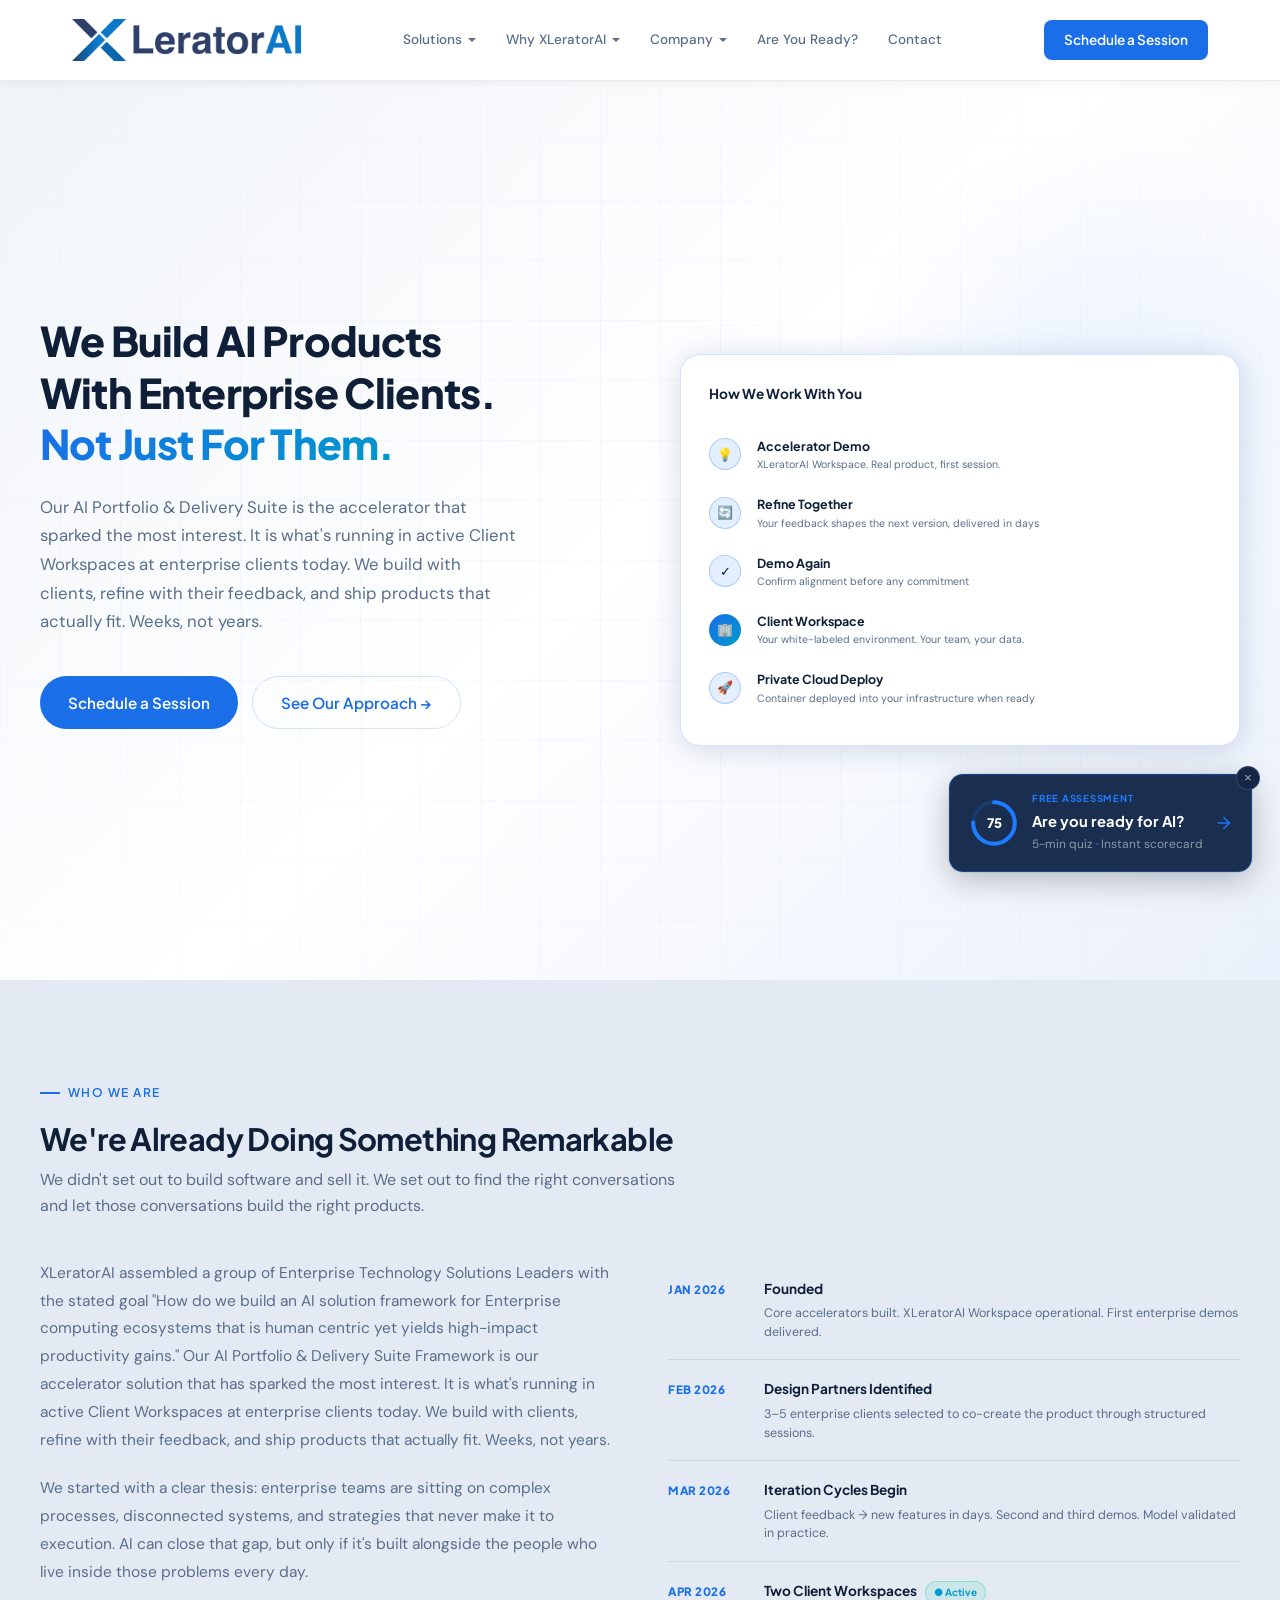
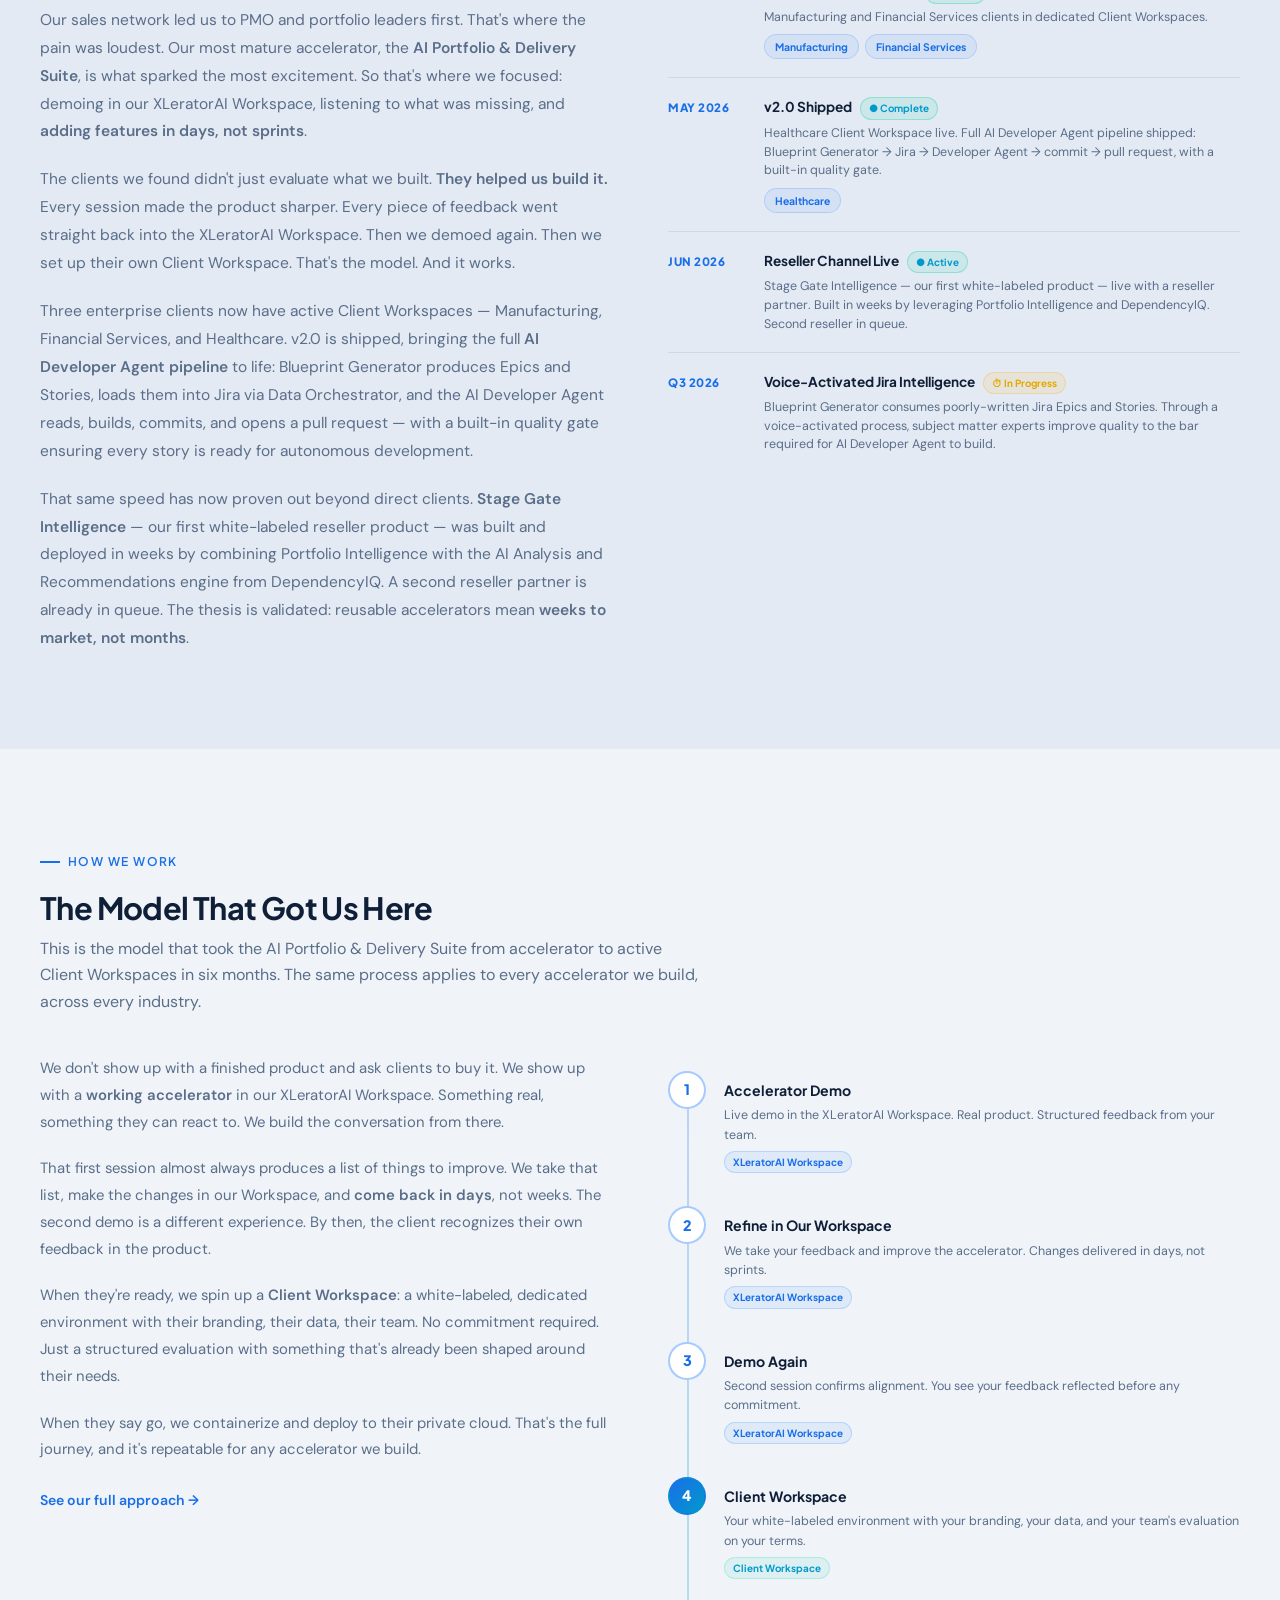
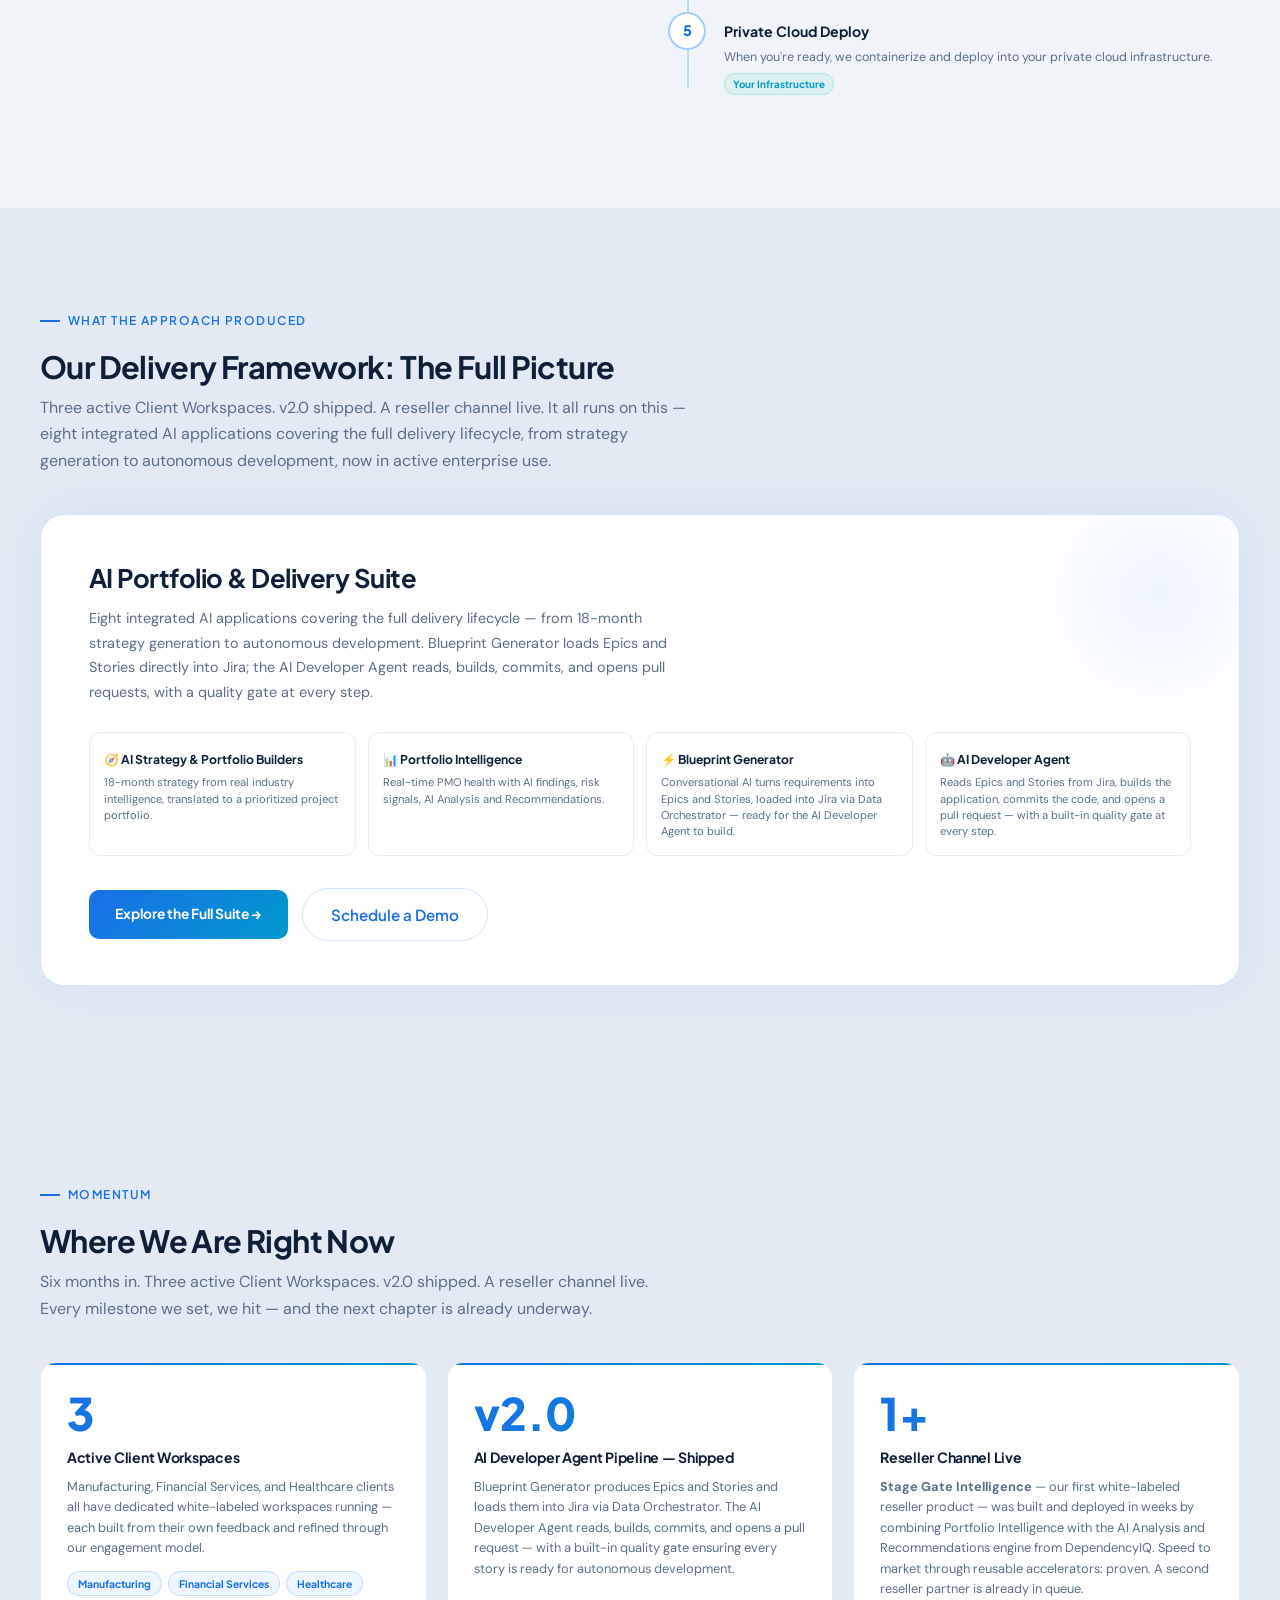
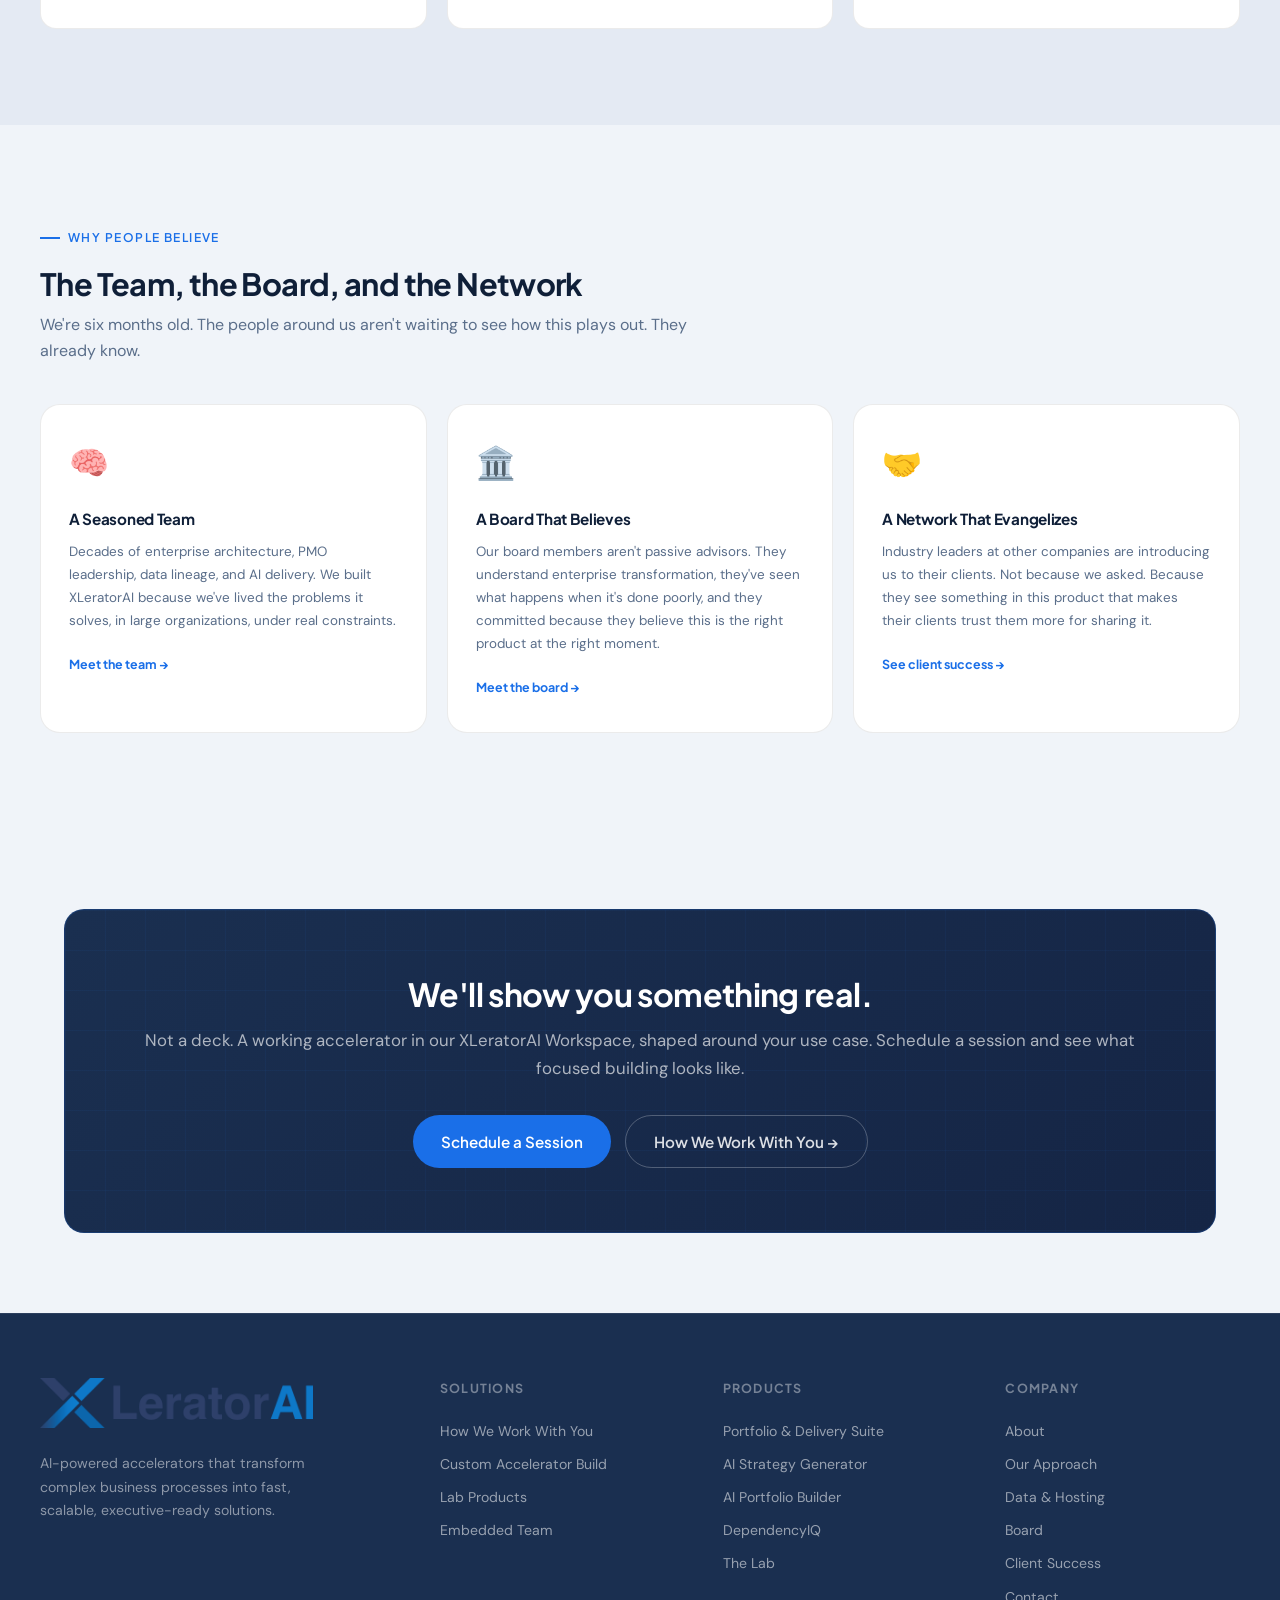
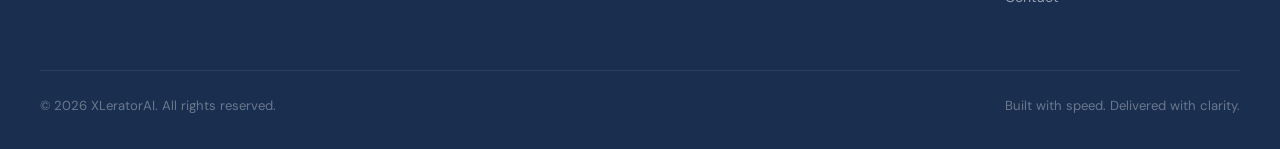
<file: index-v2.html>
<!DOCTYPE html>
<html lang="en">
<head>
  <meta charset="UTF-8" />
  <title>XLeratorAI – We Build AI Products With Enterprise Clients, Not Just For Them.</title>
  <meta name="viewport" content="width=device-width, initial-scale=1" />
  <meta name="description" content="XLeratorAI builds AI products at enterprise speed, co-created with the clients who use them. Three active Client Workspaces, v2.0 shipped, and a reseller channel live — all within six months." />
  <link rel="icon" type="image/png" href="img/favicon.png" />
  <link rel="preconnect" href="https://fonts.googleapis.com" />
  <link rel="preconnect" href="https://fonts.gstatic.com" crossorigin />
  <link href="https://fonts.googleapis.com/css2?family=Plus+Jakarta+Sans:wght@400;500;600;700;800&family=DM+Sans:ital,opsz,wght@0,9..40,300;0,9..40,400;0,9..40,500;1,9..40,300&display=swap" rel="stylesheet" />
  <link rel="stylesheet" href="css/styles.css" />
  <style>

    /* ── HERO ENGAGEMENT FLOW ── */
    .hero-badge { font-size: 0.78rem; }

    .engage-flow {
      display: flex;
      flex-direction: column;
      gap: 0;
      margin-top: 12px;
    }
    .ef-row {
      display: grid;
      grid-template-columns: 36px 1fr;
      gap: 12px;
      align-items: center;
      padding: 10px 0;
      border-bottom: 1px solid rgba(255,255,255,0.06);
    }
    .ef-row:last-child { border-bottom: none; }
    .ef-icon {
      width: 32px; height: 32px;
      border-radius: 50%;
      background: rgba(31,123,255,0.12);
      border: 1.5px solid rgba(31,123,255,0.3);
      display: flex;
      align-items: center;
      justify-content: center;
      font-size: 0.8rem;
      flex-shrink: 0;
    }
    .ef-icon.accent {
      background: linear-gradient(135deg, var(--blue), var(--cyan));
      border-color: transparent;
    }
    .ef-title {
      font-family: 'Plus Jakarta Sans', sans-serif;
      font-size: 0.78rem;
      font-weight: 700;
      color: var(--white);
      margin-bottom: 2px;
    }
    .ef-sub {
      font-size: 0.66rem;
      color: var(--muted);
      line-height: 1.4;
    }
    .ef-badge {
      display: inline-flex;
      align-items: center;
      gap: 3px;
      background: rgba(0,204,153,0.1);
      border: 1px solid rgba(0,204,153,0.25);
      border-radius: 20px;
      padding: 2px 8px;
      font-family: 'Plus Jakarta Sans', sans-serif;
      font-size: 0.58rem;
      font-weight: 700;
      color: var(--cyan);
      margin-left: 8px;
    }

    /* ── STORY SECTION ── */
    .story-grid {
      display: grid;
      grid-template-columns: 1fr 1fr;
      gap: 56px;
      align-items: start;
      margin-top: 40px;
    }
    .story-text {
      font-size: 0.97rem;
      color: var(--muted);
      line-height: 1.8;
    }
    .story-text p { margin-bottom: 20px; }
    .story-text p:last-child { margin-bottom: 0; }
    .story-text strong { color: var(--white); font-weight: 600; }
    .story-milestones { display: flex; flex-direction: column; gap: 0; }
    .milestone {
      display: grid;
      grid-template-columns: 80px 1fr;
      gap: 16px;
      padding: 18px 0;
      border-bottom: 1px solid var(--border);
    }
    .milestone:last-child { border-bottom: none; }
    .milestone-date {
      font-family: 'Plus Jakarta Sans', sans-serif;
      font-size: 0.72rem;
      font-weight: 800;
      color: var(--blue);
      text-transform: uppercase;
      letter-spacing: 0.05em;
      padding-top: 2px;
    }
    .milestone-text h5 {
      font-family: 'Plus Jakarta Sans', sans-serif;
      font-size: 0.85rem;
      font-weight: 700;
      color: var(--white);
      margin-bottom: 4px;
    }
    .milestone-text p { font-size: 0.78rem; color: var(--muted); margin: 0; line-height: 1.5; }
    .m-live {
      display: inline-flex; align-items: center; gap: 4px;
      font-family: 'Plus Jakarta Sans', sans-serif; font-size: 0.62rem; font-weight: 700;
      background: rgba(0,204,153,0.1); border: 1px solid rgba(0,204,153,0.3); color: var(--cyan);
      border-radius: 20px; padding: 2px 8px; margin-left: 8px;
    }
    .m-soon {
      display: inline-flex; align-items: center; gap: 4px;
      font-family: 'Plus Jakarta Sans', sans-serif; font-size: 0.62rem; font-weight: 700;
      background: rgba(255,170,0,0.1); border: 1px solid rgba(255,170,0,0.25); color: #e6a800;
      border-radius: 20px; padding: 2px 8px; margin-left: 8px;
    }
    .industry-pills { display: flex; flex-wrap: wrap; gap: 6px; margin-top: 8px; }
    .industry-pill {
      font-family: 'Plus Jakarta Sans', sans-serif; font-size: 0.65rem; font-weight: 700;
      background: rgba(31,123,255,0.08); border: 1px solid rgba(31,123,255,0.2);
      color: var(--blue); border-radius: 20px; padding: 3px 10px;
    }

    /* ── ENGAGEMENT MODEL ── */
    .engage-model-grid {
      display: grid;
      grid-template-columns: 1fr 1fr;
      gap: 56px;
      align-items: start;
      margin-top: 40px;
    }
    .engage-model-text p {
      font-size: 0.93rem;
      color: var(--muted);
      line-height: 1.8;
      margin-bottom: 20px;
    }
    .engage-model-text p strong { color: var(--white); font-weight: 600; }
    .engage-model-text p:last-child { margin-bottom: 0; }

    .engage-steps-vertical {
      display: flex;
      flex-direction: column;
      gap: 0;
      position: relative;
    }
    .engage-steps-vertical::before {
      content: '';
      position: absolute;
      top: 24px; bottom: 24px; left: 19px;
      width: 2px;
      background: linear-gradient(to bottom, var(--blue), var(--cyan));
      opacity: 0.25;
    }
    .esv-step {
      display: grid;
      grid-template-columns: 40px 1fr;
      gap: 16px;
      align-items: flex-start;
      padding: 16px 0;
      position: relative;
    }
    .esv-num {
      width: 38px; height: 38px;
      border-radius: 50%;
      background: var(--card);
      border: 2px solid rgba(31,123,255,0.4);
      color: var(--blue);
      font-family: 'Plus Jakarta Sans', sans-serif;
      font-size: 0.9rem;
      font-weight: 800;
      display: flex;
      align-items: center;
      justify-content: center;
      flex-shrink: 0;
      position: relative;
      z-index: 1;
    }
    .esv-num.active {
      background: linear-gradient(135deg, var(--blue), var(--cyan));
      border-color: transparent;
      color: #fff;
    }
    .esv-content h5 {
      font-family: 'Plus Jakarta Sans', sans-serif;
      font-size: 0.88rem;
      font-weight: 700;
      color: var(--white);
      margin-bottom: 4px;
      padding-top: 8px;
    }
    .esv-content p {
      font-size: 0.78rem;
      color: var(--muted);
      line-height: 1.55;
      margin: 0;
    }
    .esv-content .env-note {
      display: inline-block;
      font-family: 'Plus Jakarta Sans', sans-serif;
      font-size: 0.62rem;
      font-weight: 700;
      color: var(--blue);
      background: rgba(31,123,255,0.08);
      border: 1px solid rgba(31,123,255,0.2);
      border-radius: 20px;
      padding: 2px 8px;
      margin-top: 6px;
    }
    .esv-content .env-note.green {
      color: var(--cyan);
      background: rgba(0,204,153,0.08);
      border-color: rgba(0,204,153,0.2);
    }

    /* ── DIFFERENTIATORS (condensed) ── */
    .diff-grid {
      display: grid;
      grid-template-columns: 1fr 1fr;
      gap: 20px;
      margin-top: 40px;
    }
    .diff-card {
      background: var(--card);
      border: 1px solid var(--border);
      border-radius: 20px;
      padding: 32px 28px;
      display: flex;
      flex-direction: column;
      gap: 0;
      transition: border-color 0.2s, box-shadow 0.2s;
    }
    .diff-card:hover {
      border-color: rgba(31,123,255,0.3);
      box-shadow: 0 0 32px rgba(31,123,255,0.08);
    }
    .diff-card-icon { font-size: 2rem; margin-bottom: 14px; display: block; }
    .diff-card h4 {
      font-family: 'Plus Jakarta Sans', sans-serif;
      font-size: 1rem;
      font-weight: 800;
      color: var(--white);
      margin-bottom: 10px;
    }
    .diff-card p {
      font-size: 0.86rem;
      color: var(--muted);
      line-height: 1.7;
      margin-bottom: 20px;
      flex: 1;
    }
    .diff-card p strong { color: var(--white); font-weight: 600; }
    .diff-card-footer {
      display: flex;
      align-items: center;
      justify-content: space-between;
      flex-wrap: wrap;
      gap: 10px;
      margin-top: auto;
    }
    .status-pill {
      display: inline-flex; align-items: center; gap: 6px;
      padding: 5px 12px; border-radius: 20px;
      font-family: 'Plus Jakarta Sans', sans-serif; font-size: 0.68rem; font-weight: 700;
    }
    .status-pill.live {
      background: rgba(0,204,153,0.1); border: 1px solid rgba(0,204,153,0.3); color: var(--cyan);
    }
    .status-pill.live::before { content: '●'; font-size: 0.55rem; }
    .status-pill.coming {
      background: rgba(255,170,0,0.08); border: 1px solid rgba(255,170,0,0.25); color: #e6a800;
    }
    .status-pill.coming::before { content: '⏱'; font-size: 0.65rem; }
    .diff-link {
      font-family: 'Plus Jakarta Sans', sans-serif;
      font-size: 0.78rem; font-weight: 700;
      color: var(--blue); text-decoration: none;
    }
    .diff-link:hover { text-decoration: underline; }

    /* ── FLAGSHIP TEASER ── */
    .flagship-teaser {
      background: var(--card);
      border: 1px solid var(--border-blue);
      border-radius: 24px;
      padding: 44px 48px;
      box-shadow: 0 0 60px rgba(31,123,255,0.08);
      position: relative;
      overflow: hidden;
      margin-top: 40px;
    }
    .flagship-teaser::before {
      content: '';
      position: absolute; top: -60px; right: -60px;
      width: 280px; height: 280px;
      background: radial-gradient(circle, rgba(31,123,255,0.07) 0%, transparent 70%);
      pointer-events: none;
    }
    .flagship-badge {
      display: inline-flex; align-items: center; gap: 6px;
      background: linear-gradient(135deg, rgba(31,123,255,0.15), rgba(0,204,153,0.1));
      border: 1px solid rgba(31,123,255,0.3); border-radius: 20px;
      padding: 5px 14px; margin-bottom: 18px;
      font-family: 'Plus Jakarta Sans', sans-serif; font-size: 0.68rem;
      font-weight: 800; letter-spacing: 0.08em; text-transform: uppercase; color: var(--blue);
    }
    .flagship-badge::before { content: '★'; font-size: 0.65rem; }
    .flagship-teaser h3 { font-size: 1.6rem; color: var(--white); margin-bottom: 10px; }
    .flagship-teaser .sub {
      font-size: 0.9rem; color: var(--muted); max-width: 580px;
      margin-bottom: 28px; line-height: 1.7;
    }
    .suite-highlights {
      display: grid; grid-template-columns: repeat(4, 1fr); gap: 12px; margin-bottom: 32px;
    }
    .sh-card {
      background: rgba(255,255,255,0.03); border: 1px solid var(--border);
      border-radius: 12px; padding: 16px 14px;
    }
    .sh-card h5 {
      font-family: 'Plus Jakarta Sans', sans-serif; font-size: 0.76rem;
      font-weight: 700; color: var(--white); margin-bottom: 5px;
    }
    .sh-card p { font-size: 0.7rem; color: var(--muted); line-height: 1.45; margin: 0; }
    .flagship-cta { display: flex; align-items: center; gap: 14px; flex-wrap: wrap; }
    .btn-flagship {
      display: inline-flex; align-items: center; gap: 8px;
      background: linear-gradient(135deg, var(--blue), var(--cyan));
      color: #fff; padding: 13px 26px; border-radius: 10px;
      font-family: 'Plus Jakarta Sans', sans-serif; font-size: 0.86rem; font-weight: 700;
      text-decoration: none; transition: opacity 0.2s, transform 0.2s;
    }
    .btn-flagship:hover { opacity: 0.88; transform: translateY(-1px); }

    /* ── MOMENTUM ── */
    .momentum-grid {
      display: grid; grid-template-columns: repeat(3, 1fr); gap: 20px; margin-top: 40px;
    }
    .momentum-card {
      background: var(--card); border: 1px solid var(--border); border-radius: 16px;
      padding: 28px 26px; position: relative; overflow: hidden;
    }
    .momentum-card::before {
      content: ''; position: absolute; top: 0; left: 0; right: 0; height: 2px;
      background: linear-gradient(90deg, var(--blue), var(--cyan));
    }
    .momentum-num {
      font-family: 'Plus Jakarta Sans', sans-serif; font-size: 2.8rem; font-weight: 800;
      background: linear-gradient(135deg, var(--blue), var(--cyan));
      -webkit-background-clip: text; -webkit-text-fill-color: transparent;
      background-clip: text; line-height: 1; margin-bottom: 10px;
    }
    .momentum-card h4 {
      font-family: 'Plus Jakarta Sans', sans-serif; font-size: 0.88rem;
      font-weight: 700; color: var(--white); margin-bottom: 8px;
    }
    .momentum-card p { font-size: 0.8rem; color: var(--muted); line-height: 1.6; margin: 0; }

    /* ── BELIEVERS ── */
    .believers-grid {
      display: grid; grid-template-columns: repeat(3, 1fr); gap: 20px; margin-top: 40px;
    }
    .believer-card {
      background: var(--card); border: 1px solid var(--border); border-radius: 20px;
      padding: 32px 28px; transition: border-color 0.2s, box-shadow 0.2s;
    }
    .believer-card:hover {
      border-color: rgba(31,123,255,0.3); box-shadow: 0 0 32px rgba(31,123,255,0.07);
    }
    .believer-icon { font-size: 2rem; margin-bottom: 16px; display: block; }
    .believer-card h4 {
      font-family: 'Plus Jakarta Sans', sans-serif; font-size: 0.95rem;
      font-weight: 700; color: var(--white); margin-bottom: 10px;
    }
    .believer-card p { font-size: 0.84rem; color: var(--muted); line-height: 1.7; margin: 0 0 18px; }
    .believer-link {
      font-family: 'Plus Jakarta Sans', sans-serif; font-size: 0.78rem;
      font-weight: 700; color: var(--blue); text-decoration: none;
    }
    .believer-link:hover { text-decoration: underline; }

    /* ── RESPONSIVE ── */
    @media (max-width: 900px) {
      .story-grid { grid-template-columns: 1fr; gap: 40px; }
      .engage-model-grid { grid-template-columns: 1fr; gap: 32px; }
      .diff-grid { grid-template-columns: 1fr; }
      .suite-highlights { grid-template-columns: repeat(2, 1fr); }
      .flagship-teaser { padding: 28px; }
      .momentum-grid { grid-template-columns: 1fr; }
      .believers-grid { grid-template-columns: 1fr; }
    }
    @media (max-width: 600px) {
      .suite-highlights { grid-template-columns: 1fr; }
    }
  </style>
</head>
<body>

  <header class="site-header">
    <div class="nav-container">
      <a href="index.html" class="logo"><img src="img/logo-medium.png" alt="XLeratorAI" /></a>
      <nav class="main-nav">
        <div class="nav-dropdown">
          <span class="nav-dropdown-trigger">Solutions <span class="nav-arrow"></span></span>
          <div class="nav-dropdown-menu">
            <a href="solutions.html">Solutions<span class="dropdown-desc">How we work with you</span></a>
            <a href="lab.html">Lab &amp; Products<span class="dropdown-desc">PMO, Strategy &amp; Portfolio Accelerators</span></a>
            <a href="data-hosting.html">Data &amp; Hosting<span class="dropdown-desc">Security, compliance &amp; infrastructure</span></a>
          </div>
        </div>
        <div class="nav-dropdown">
          <span class="nav-dropdown-trigger">Why XLeratorAI <span class="nav-arrow"></span></span>
          <div class="nav-dropdown-menu">
            <a href="approach.html">Our Approach<span class="dropdown-desc">How we accelerate outcomes</span></a>
            <a href="success.html">Client Success<span class="dropdown-desc">Case studies &amp; results</span></a>
          </div>
        </div>
        <div class="nav-dropdown">
          <span class="nav-dropdown-trigger">Company <span class="nav-arrow"></span></span>
          <div class="nav-dropdown-menu">
            <a href="about.html">About<span class="dropdown-desc">Our team &amp; mission</span></a>
            <a href="board.html">Board<span class="dropdown-desc">Board of directors</span></a>
          </div>
        </div>
        <a href="survey.html">Are You Ready?</a>
        <a href="contact.html">Contact</a>
      </nav>
      <a href="contact.html" class="btn-cta">Schedule a Session</a>
      <button class="nav-hamburger" aria-label="Menu">
        <span></span><span></span><span></span>
      </button>
    </div>
  </header>
  <div class="mobile-nav-overlay" id="mobileNav">
    <div class="mobile-nav-group">
      <span class="mobile-nav-group-label">Solutions</span>
      <a href="solutions.html">Solutions</a>
      <a href="lab.html">Lab &amp; Products</a>
      <a href="data-hosting.html">Data &amp; Hosting</a>
    </div>
    <div class="mobile-nav-group">
      <span class="mobile-nav-group-label">Why XLeratorAI</span>
      <a href="approach.html">Our Approach</a>
      <a href="success.html">Client Success</a>
    </div>
    <div class="mobile-nav-group">
      <span class="mobile-nav-group-label">Company</span>
      <a href="about.html">About</a>
      <a href="board.html">Board</a>
    </div>
    <a href="survey.html">Are You Ready?</a>
    <a href="contact.html" class="mobile-nav-cta">Schedule a Session</a>
  </div>

  <main>

    <!-- ══ HERO ══ -->
    <section class="hero">
      <div class="hero-inner">
        <div class="hero-content">
          <h1>
            We Build AI Products<br />
            With Enterprise Clients.<br />
            <span class="accent">Not Just For Them.</span>
          </h1>
          <p class="hero-sub">
            Our AI Portfolio &amp; Delivery Suite is the accelerator that sparked the most interest.
            It is what's running in active Client Workspaces at enterprise clients today.
            We build with clients, refine with their feedback, and ship products that actually fit.
            Weeks, not years.
          </p>
          <div class="hero-actions">
            <a href="contact.html" class="btn-primary">Schedule a Session</a>
            <a href="approach.html" class="btn-ghost">See Our Approach →</a>
          </div>
        </div>

        <div class="hero-visual">
          <div class="hero-card">
            <div class="hero-card-header">
              <span class="hero-card-title">How We Work With You</span>
            </div>
            <div class="engage-flow">
              <div class="ef-row">
                <div class="ef-icon">💡</div>
                <div>
                  <div class="ef-title">Accelerator Demo</div>
                  <div class="ef-sub">XLeratorAI Workspace. Real product, first session.</div>
                </div>
              </div>
              <div class="ef-row">
                <div class="ef-icon">🔄</div>
                <div>
                  <div class="ef-title">Refine Together</div>
                  <div class="ef-sub">Your feedback shapes the next version, delivered in days</div>
                </div>
              </div>
              <div class="ef-row">
                <div class="ef-icon">✓</div>
                <div>
                  <div class="ef-title">Demo Again</div>
                  <div class="ef-sub">Confirm alignment before any commitment</div>
                </div>
              </div>
              <div class="ef-row">
                <div class="ef-icon accent">🏢</div>
                <div>
                  <div class="ef-title">Client Workspace</div>
                  <div class="ef-sub">Your white-labeled environment. Your team, your data.</div>
                </div>
              </div>
              <div class="ef-row">
                <div class="ef-icon">🚀</div>
                <div>
                  <div class="ef-title">Private Cloud Deploy</div>
                  <div class="ef-sub">Container deployed into your infrastructure when ready</div>
                </div>
              </div>
            </div>
          </div>
        </div>
      </div>
    </section>

    <!-- ══ THE STORY ══ -->
    <section class="section section-alt">
      <div class="section-inner">
        <div class="section-label">Who We Are</div>
        <h2 style="color:var(--white);margin-bottom:8px;">We're Already Doing Something Remarkable</h2>
        <p style="max-width:660px;">We didn't set out to build software and sell it. We set out to find the right conversations and let those conversations build the right products.</p>

        <div class="story-grid">
          <div class="story-text">
            <p>
              XLeratorAI assembled a group of Enterprise Technology Solutions Leaders with the stated goal "How do we build an AI solution framework for Enterprise computing ecosystems that is human centric yet yields high-impact productivity gains." Our AI Portfolio &amp; Delivery Suite Framework is our accelerator solution that has sparked the most interest. It is what's running in active Client Workspaces at enterprise clients today. We build with clients, refine with their feedback, and ship products that actually fit. Weeks, not years.
            </p>
            <p>
              We started with a clear thesis: enterprise teams are sitting on complex processes, disconnected systems,
              and strategies that never make it to execution. AI can close that gap, but only if it's built
              alongside the people who live inside those problems every day.
            </p>
            <p>
              Our sales network led us to PMO and portfolio leaders first. That's where the pain was loudest.
              Our most mature accelerator, the <strong>AI Portfolio &amp; Delivery Suite</strong>, is what
              sparked the most excitement. So that's where we focused: demoing in our XLeratorAI Workspace,
              listening to what was missing, and <strong>adding features in days, not sprints</strong>.
            </p>
            <p>
              The clients we found didn't just evaluate what we built. <strong>They helped us build it.</strong>
              Every session made the product sharper. Every piece of feedback went straight back into the
              XLeratorAI Workspace. Then we demoed again. Then we set up their own Client Workspace.
              That's the model. And it works.
            </p>
            <p>
              Three enterprise clients now have active Client Workspaces — Manufacturing, Financial Services,
              and Healthcare. v2.0 is shipped, bringing the full <strong>AI Developer Agent pipeline</strong>
              to life: Blueprint Generator produces Epics and Stories, loads them into Jira via Data Orchestrator,
              and the AI Developer Agent reads, builds, commits, and opens a pull request — with a built-in
              quality gate ensuring every story is ready for autonomous development.
            </p>
            <p>
              That same speed has now proven out beyond direct clients. <strong>Stage Gate Intelligence</strong> —
              our first white-labeled reseller product — was built and deployed in weeks by combining
              Portfolio Intelligence with the AI Analysis and Recommendations engine from DependencyIQ.
              A second reseller partner is already in queue. The thesis is validated: reusable accelerators
              mean <strong>weeks to market, not months</strong>.
            </p>
          </div>

          <div class="story-milestones">
            <div class="milestone">
              <div class="milestone-date">Jan 2026</div>
              <div class="milestone-text">
                <h5>Founded</h5>
                <p>Core accelerators built. XLeratorAI Workspace operational. First enterprise demos delivered.</p>
              </div>
            </div>
            <div class="milestone">
              <div class="milestone-date">Feb 2026</div>
              <div class="milestone-text">
                <h5>Design Partners Identified</h5>
                <p>3–5 enterprise clients selected to co-create the product through structured sessions.</p>
              </div>
            </div>
            <div class="milestone">
              <div class="milestone-date">Mar 2026</div>
              <div class="milestone-text">
                <h5>Iteration Cycles Begin</h5>
                <p>Client feedback → new features in days. Second and third demos. Model validated in practice.</p>
              </div>
            </div>
            <div class="milestone">
              <div class="milestone-date">Apr 2026</div>
              <div class="milestone-text">
                <h5>Two Client Workspaces<span class="m-live">● Active</span></h5>
                <p>Manufacturing and Financial Services clients in dedicated Client Workspaces.</p>
                <div class="industry-pills">
                  <span class="industry-pill">Manufacturing</span>
                  <span class="industry-pill">Financial Services</span>
                </div>
              </div>
            </div>
            <div class="milestone">
              <div class="milestone-date">May 2026</div>
              <div class="milestone-text">
                <h5>v2.0 Shipped<span class="m-live">● Complete</span></h5>
                <p>Healthcare Client Workspace live. Full AI Developer Agent pipeline shipped: Blueprint Generator → Jira → Developer Agent → commit → pull request, with a built-in quality gate.</p>
                <div class="industry-pills">
                  <span class="industry-pill">Healthcare</span>
                </div>
              </div>
            </div>
            <div class="milestone">
              <div class="milestone-date">Jun 2026</div>
              <div class="milestone-text">
                <h5>Reseller Channel Live<span class="m-live">● Active</span></h5>
                <p>Stage Gate Intelligence — our first white-labeled product — live with a reseller partner. Built in weeks by leveraging Portfolio Intelligence and DependencyIQ. Second reseller in queue.</p>
              </div>
            </div>
            <div class="milestone">
              <div class="milestone-date">Q3 2026</div>
              <div class="milestone-text">
                <h5>Voice-Activated Jira Intelligence<span class="m-soon">⏱ In Progress</span></h5>
                <p>Blueprint Generator consumes poorly-written Jira Epics and Stories. Through a voice-activated process, subject matter experts improve quality to the bar required for AI Developer Agent to build.</p>
              </div>
            </div>
          </div>
        </div>
      </div>
    </section>

    <!-- ══ ENGAGEMENT MODEL ══ -->
    <section class="section">
      <div class="section-inner">
        <div class="section-label">How We Work</div>
        <h2 style="color:var(--white);margin-bottom:8px;">The Model That Got Us Here</h2>
        <p style="max-width:660px;">This is the model that took the AI Portfolio &amp; Delivery Suite from accelerator to active Client Workspaces in six months. The same process applies to every accelerator we build, across every industry.</p>

        <div class="engage-model-grid">
          <div class="engage-model-text">
            <p>
              We don't show up with a finished product and ask clients to buy it.
              We show up with a <strong>working accelerator</strong> in our XLeratorAI Workspace.
              Something real, something they can react to. We build the conversation from there.
            </p>
            <p>
              That first session almost always produces a list of things to improve. We take that list,
              make the changes in our Workspace, and <strong>come back in days</strong>, not weeks.
              The second demo is a different experience. By then, the client recognizes their own feedback
              in the product.
            </p>
            <p>
              When they're ready, we spin up a <strong>Client Workspace</strong>: a white-labeled,
              dedicated environment with their branding, their data, their team. No commitment required.
              Just a structured evaluation with something that's already been shaped around their needs.
            </p>
            <p>
              When they say go, we containerize and deploy to their private cloud.
              That's the full journey, and it's repeatable for any accelerator we build.
            </p>
            <p style="margin-top:24px;">
              <a href="approach.html" style="color:var(--blue);text-decoration:none;font-size:0.88rem;font-weight:600;">
                See our full approach →
              </a>
            </p>
          </div>

          <div class="engage-steps-vertical">
            <div class="esv-step">
              <div class="esv-num">1</div>
              <div class="esv-content">
                <h5>Accelerator Demo</h5>
                <p>Live demo in the XLeratorAI Workspace. Real product. Structured feedback from your team.</p>
                <span class="env-note">XLeratorAI Workspace</span>
              </div>
            </div>
            <div class="esv-step">
              <div class="esv-num">2</div>
              <div class="esv-content">
                <h5>Refine in Our Workspace</h5>
                <p>We take your feedback and improve the accelerator. Changes delivered in days, not sprints.</p>
                <span class="env-note">XLeratorAI Workspace</span>
              </div>
            </div>
            <div class="esv-step">
              <div class="esv-num">3</div>
              <div class="esv-content">
                <h5>Demo Again</h5>
                <p>Second session confirms alignment. You see your feedback reflected before any commitment.</p>
                <span class="env-note">XLeratorAI Workspace</span>
              </div>
            </div>
            <div class="esv-step">
              <div class="esv-num active">4</div>
              <div class="esv-content">
                <h5>Client Workspace</h5>
                <p>Your white-labeled environment with your branding, your data, and your team's evaluation on your terms.</p>
                <span class="env-note green">Client Workspace</span>
              </div>
            </div>
            <div class="esv-step">
              <div class="esv-num">5</div>
              <div class="esv-content">
                <h5>Private Cloud Deploy</h5>
                <p>When you're ready, we containerize and deploy into your private cloud infrastructure.</p>
                <span class="env-note green">Your Infrastructure</span>
              </div>
            </div>
          </div>
        </div>
      </div>
    </section>

    <!-- ══ FLAGSHIP TEASER ══ -->
    <section class="section section-alt">
      <div class="section-inner">
        <div class="section-label">What the Approach Produced</div>
        <h2 style="color:var(--white);margin-bottom:8px;">Our Delivery Framework: The Full Picture</h2>
        <p style="max-width:660px;">
          Three active Client Workspaces. v2.0 shipped. A reseller channel live. It all runs on this —
          eight integrated AI applications covering the full delivery lifecycle, from strategy generation to
          autonomous development, now in active enterprise use.
        </p>

        <div class="flagship-teaser">
          <h3>AI Portfolio &amp; Delivery Suite</h3>
          <p class="sub">
            Eight integrated AI applications covering the full delivery lifecycle — from 18-month strategy
            generation to autonomous development. Blueprint Generator loads Epics and Stories directly
            into Jira; the AI Developer Agent reads, builds, commits, and opens pull requests, with a
            quality gate at every step.
          </p>
          <div class="suite-highlights">
            <div class="sh-card">
              <h5>🧭 AI Strategy &amp; Portfolio Builders</h5>
              <p>18-month strategy from real industry intelligence, translated to a prioritized project portfolio.</p>
            </div>
            <div class="sh-card">
              <h5>📊 Portfolio Intelligence</h5>
              <p>Real-time PMO health with AI findings, risk signals, AI Analysis and Recommendations.</p>
            </div>
            <div class="sh-card">
              <h5>⚡ Blueprint Generator</h5>
              <p>Conversational AI turns requirements into Epics and Stories, loaded into Jira via Data Orchestrator — ready for the AI Developer Agent to build.</p>
            </div>
            <div class="sh-card">
              <h5>🤖 AI Developer Agent</h5>
              <p>Reads Epics and Stories from Jira, builds the application, commits the code, and opens a pull request — with a built-in quality gate at every step.</p>
            </div>
          </div>
          <div class="flagship-cta">
            <a href="lab.html" class="btn-flagship">Explore the Full Suite →</a>
            <a href="contact.html" class="btn-ghost">Schedule a Demo</a>
          </div>
        </div>
      </div>
    </section>

    <!-- ══ MOMENTUM ══ -->
    <section class="section section-alt">
      <div class="section-inner">
        <div class="section-label">Momentum</div>
        <h2 style="color:var(--white);margin-bottom:8px;">Where We Are Right Now</h2>
        <p style="max-width:640px;">Six months in. Three active Client Workspaces. v2.0 shipped. A reseller channel live. Every milestone we set, we hit — and the next chapter is already underway.</p>
        <div class="momentum-grid">
          <div class="momentum-card">
            <div class="momentum-num">3</div>
            <h4>Active Client Workspaces</h4>
            <p>Manufacturing, Financial Services, and Healthcare clients all have dedicated white-labeled workspaces running — each built from their own feedback and refined through our engagement model.</p>
            <div class="industry-pills" style="margin-top:12px;">
              <span class="industry-pill">Manufacturing</span>
              <span class="industry-pill">Financial Services</span>
              <span class="industry-pill">Healthcare</span>
            </div>
          </div>
          <div class="momentum-card">
            <div class="momentum-num">v2.0</div>
            <h4>AI Developer Agent Pipeline — Shipped</h4>
            <p>Blueprint Generator produces Epics and Stories and loads them into Jira via Data Orchestrator. The AI Developer Agent reads, builds, commits, and opens a pull request — with a built-in quality gate ensuring every story is ready for autonomous development.</p>
          </div>
          <div class="momentum-card">
            <div class="momentum-num">1+</div>
            <h4>Reseller Channel Live</h4>
            <p><strong style="color:var(--white);">Stage Gate Intelligence</strong> — our first white-labeled reseller product — was built and deployed in weeks by combining Portfolio Intelligence with the AI Analysis and Recommendations engine from DependencyIQ. Speed to market through reusable accelerators: proven. A second reseller partner is already in queue.</p>
          </div>
        </div>
      </div>
    </section>

    <!-- ══ BELIEVERS ══ -->
    <section class="section">
      <div class="section-inner">
        <div class="section-label">Why People Believe</div>
        <h2 style="color:var(--white);margin-bottom:8px;">The Team, the Board, and the Network</h2>
        <p style="max-width:660px;">We're six months old. The people around us aren't waiting to see how this plays out. They already know.</p>
        <div class="believers-grid">
          <div class="believer-card">
            <span class="believer-icon">🧠</span>
            <h4>A Seasoned Team</h4>
            <p>Decades of enterprise architecture, PMO leadership, data lineage, and AI delivery. We built XLeratorAI because we've lived the problems it solves, in large organizations, under real constraints.</p>
            <a href="about.html" class="believer-link">Meet the team →</a>
          </div>
          <div class="believer-card">
            <span class="believer-icon">🏛️</span>
            <h4>A Board That Believes</h4>
            <p>Our board members aren't passive advisors. They understand enterprise transformation, they've seen what happens when it's done poorly, and they committed because they believe this is the right product at the right moment.</p>
            <a href="board.html" class="believer-link">Meet the board →</a>
          </div>
          <div class="believer-card">
            <span class="believer-icon">🤝</span>
            <h4>A Network That Evangelizes</h4>
            <p>Industry leaders at other companies are introducing us to their clients. Not because we asked. Because they see something in this product that makes their clients trust them more for sharing it.</p>
            <a href="success.html" class="believer-link">See client success →</a>
          </div>
        </div>
      </div>
    </section>

    <!-- ══ CTA ══ -->
    <section class="section" style="padding:80px 32px;">
      <div class="cta-banner">
        <h2>We'll show you something real.</h2>
        <p>Not a deck. A working accelerator in our XLeratorAI Workspace, shaped around your use case. Schedule a session and see what focused building looks like.</p>
        <div class="cta-actions">
          <a href="contact.html" class="btn-primary">Schedule a Session</a>
          <a href="solutions.html" class="btn-ghost">How We Work With You →</a>
        </div>
      </div>
    </section>

  </main>

  <footer class="site-footer">
    <div class="footer-inner">
      <div class="footer-top">
        <div class="footer-brand">
          <img src="img/logo-medium.png" alt="XLeratorAI" />
          <p>AI-powered accelerators that transform complex business processes into fast, scalable, executive-ready solutions.</p>
        </div>
        <div class="footer-col">
          <h4>Solutions</h4>
          <a href="solutions.html">How We Work With You</a>
          <a href="solutions.html">Custom Accelerator Build</a>
          <a href="solutions.html">Lab Products</a>
          <a href="solutions.html">Embedded Team</a>
        </div>
        <div class="footer-col">
          <h4>Products</h4>
          <a href="lab.html">Portfolio &amp; Delivery Suite</a>
          <a href="lab.html">AI Strategy Generator</a>
          <a href="lab.html">AI Portfolio Builder</a>
          <a href="lab.html">DependencyIQ</a>
          <a href="lab.html">The Lab</a>
        </div>
        <div class="footer-col">
          <h4>Company</h4>
          <a href="about.html">About</a>
          <a href="approach.html">Our Approach</a>
          <a href="data-hosting.html">Data &amp; Hosting</a>
          <a href="board.html">Board</a>
          <a href="success.html">Client Success</a>
          <a href="contact.html">Contact</a>
        </div>
      </div>
      <div class="footer-bottom">
        <p>© 2026 XLeratorAI. All rights reserved.</p>
        <p>Built with speed. Delivered with clarity.</p>
      </div>
    </div>
  </footer>

  <!-- ══ QUIZ SLIDE-IN ══ -->
  <div class="quiz-toast" id="quizToast">
    <button class="quiz-toast-close" id="quizToastClose" aria-label="Dismiss">&times;</button>
    <a href="survey.html" class="quiz-toast-link">
      <span class="quiz-toast-ring">
        <svg viewBox="0 0 120 120">
          <circle cx="60" cy="60" r="52" fill="none" stroke="rgba(31,123,255,0.15)" stroke-width="10"/>
          <circle cx="60" cy="60" r="52" fill="none" stroke="#1f7bff" stroke-width="10" stroke-dasharray="245 327" stroke-linecap="round" transform="rotate(-90 60 60)"/>
        </svg>
        <span class="quiz-toast-score">75</span>
      </span>
      <span class="quiz-toast-body">
        <span class="quiz-toast-badge">Free Assessment</span>
        <span class="quiz-toast-title">Are you ready for AI?</span>
        <span class="quiz-toast-desc">5-min quiz &middot; Instant scorecard</span>
      </span>
      <span class="quiz-toast-arrow">&rarr;</span>
    </a>
  </div>

  <script src="js/main.js"></script>
</body>
</html>
</file>
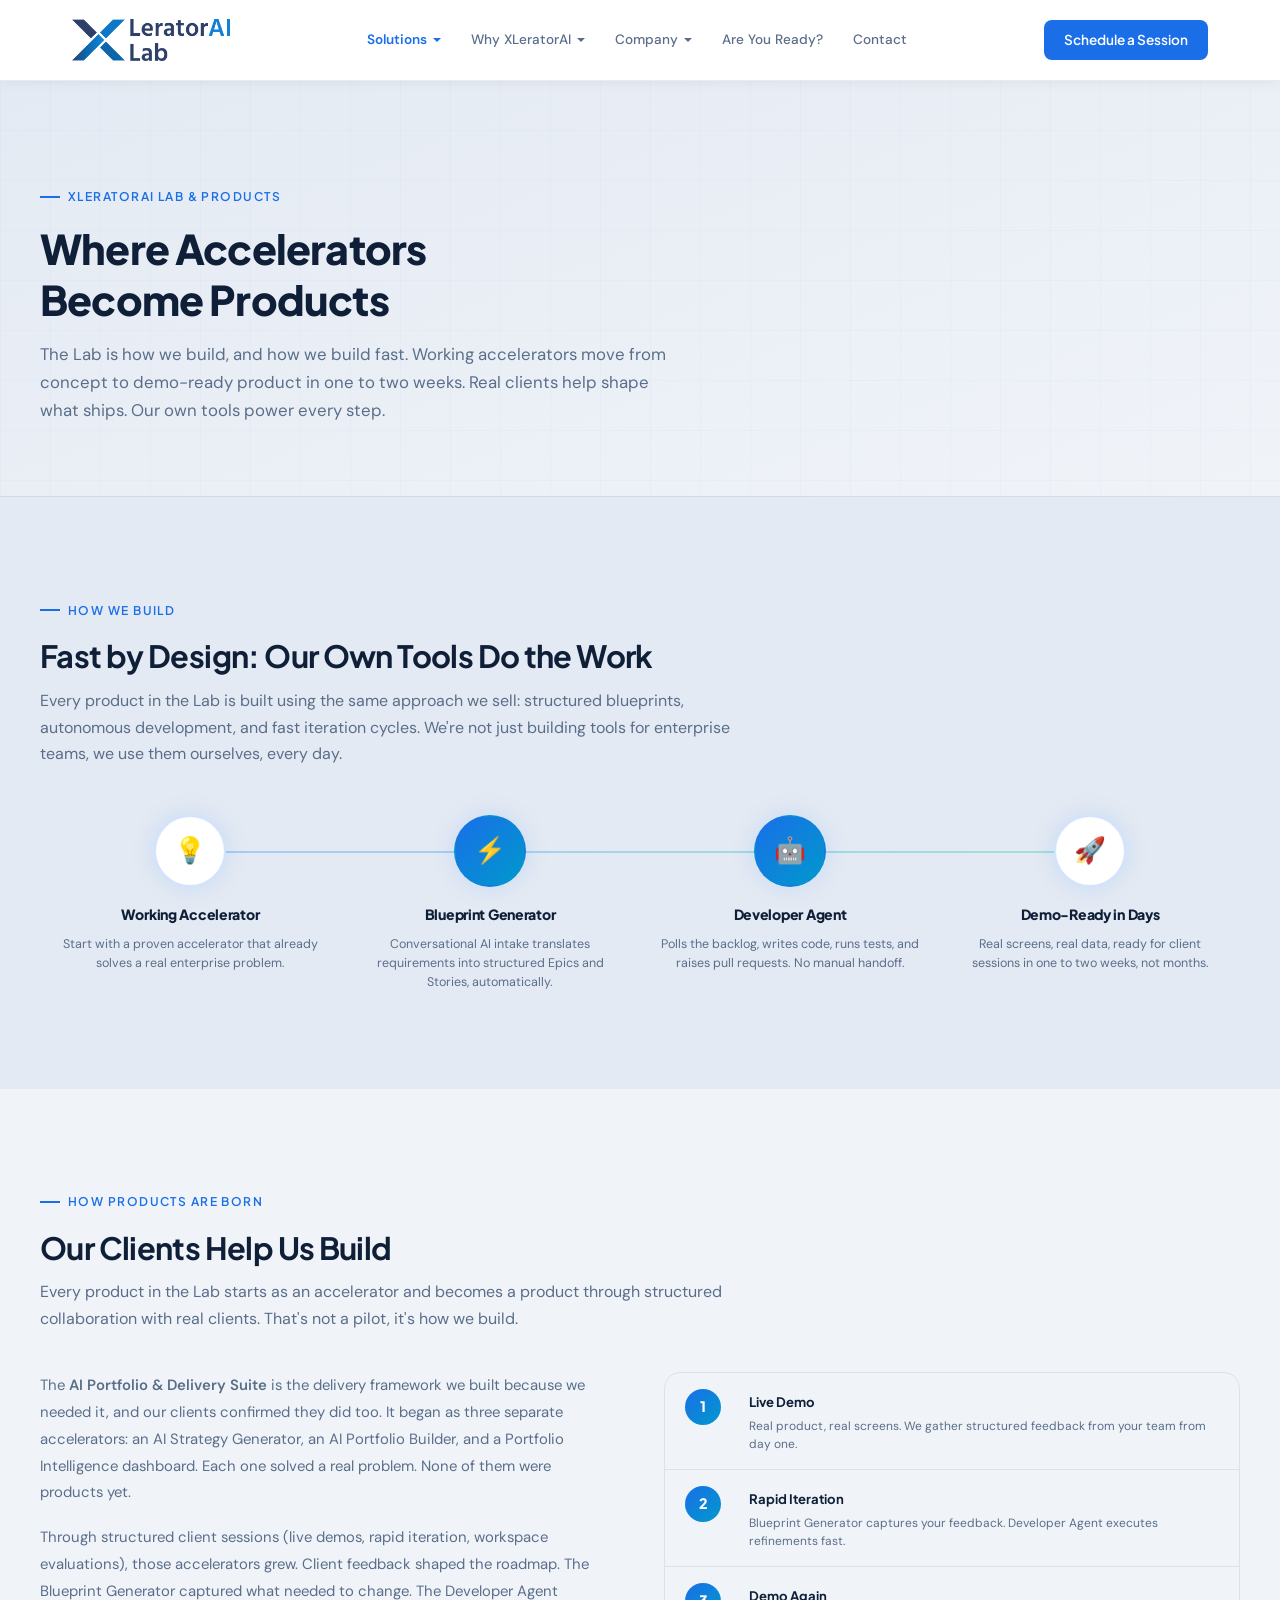
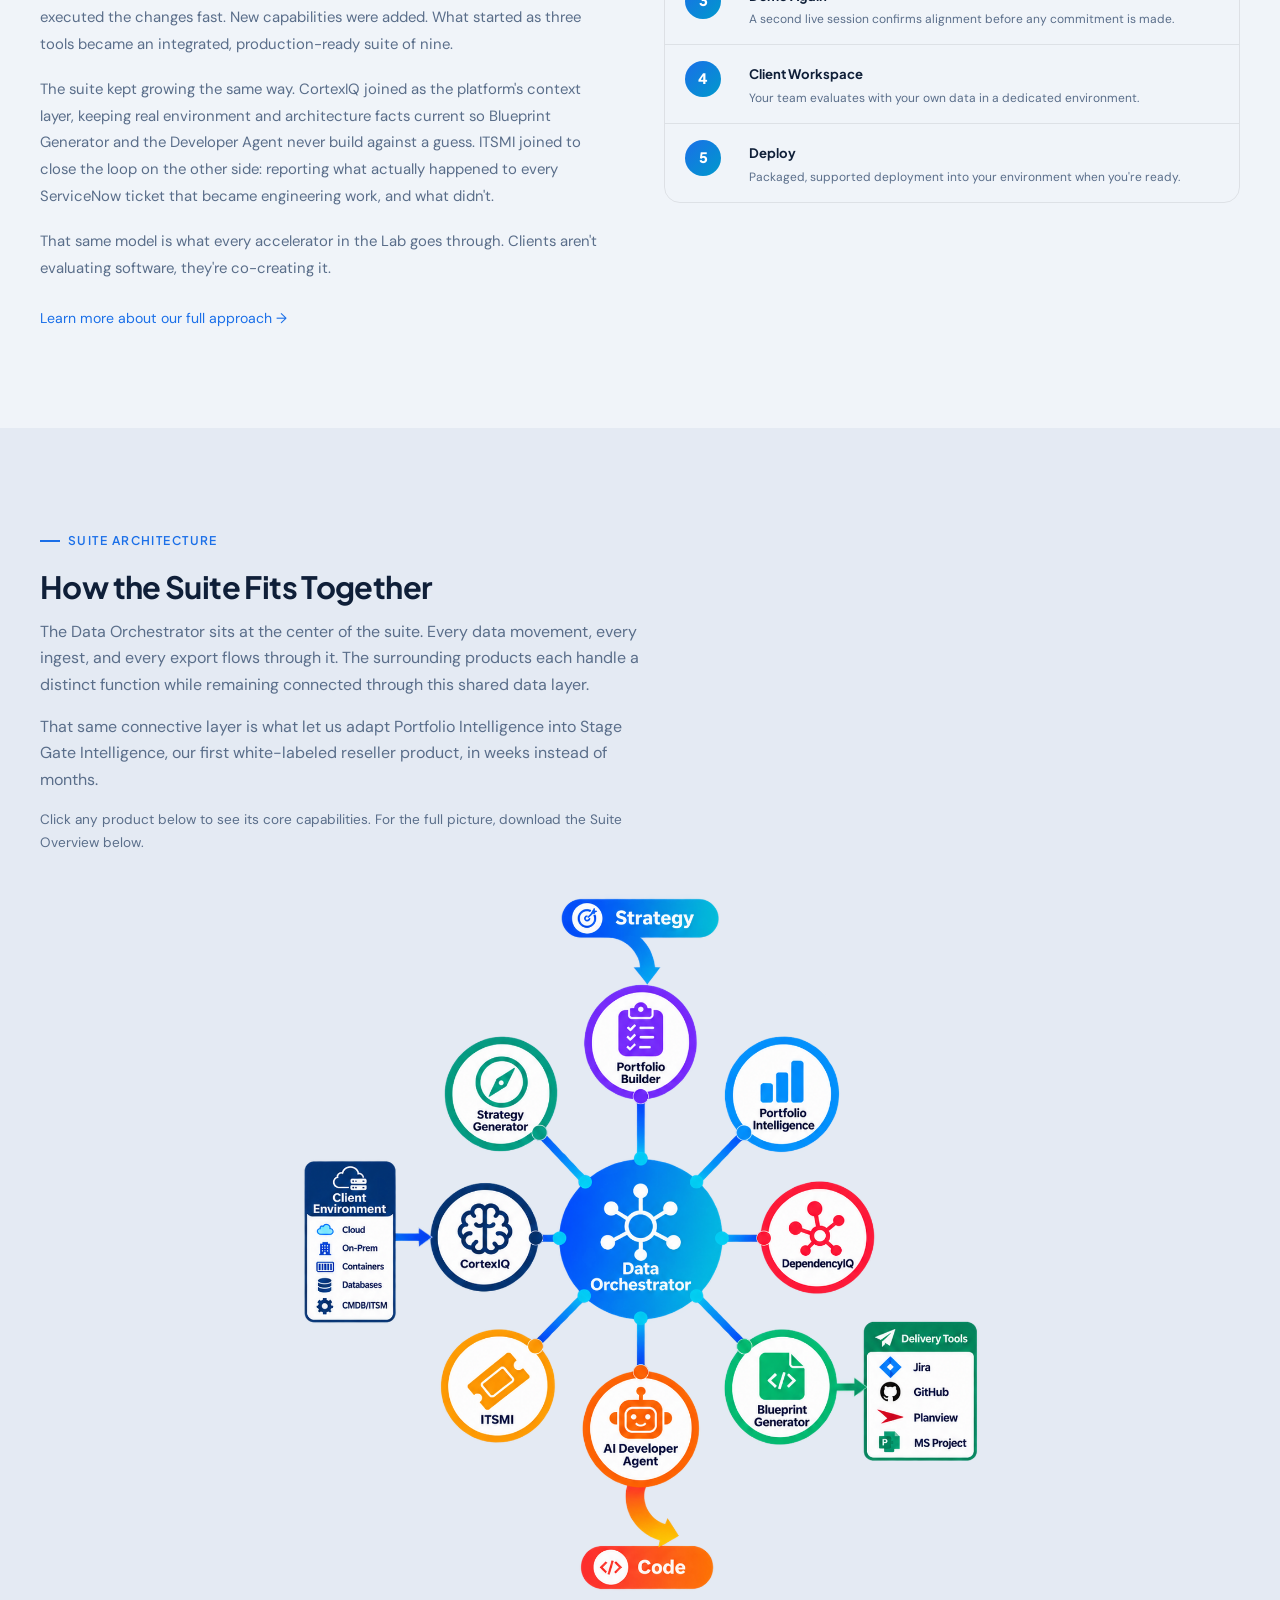
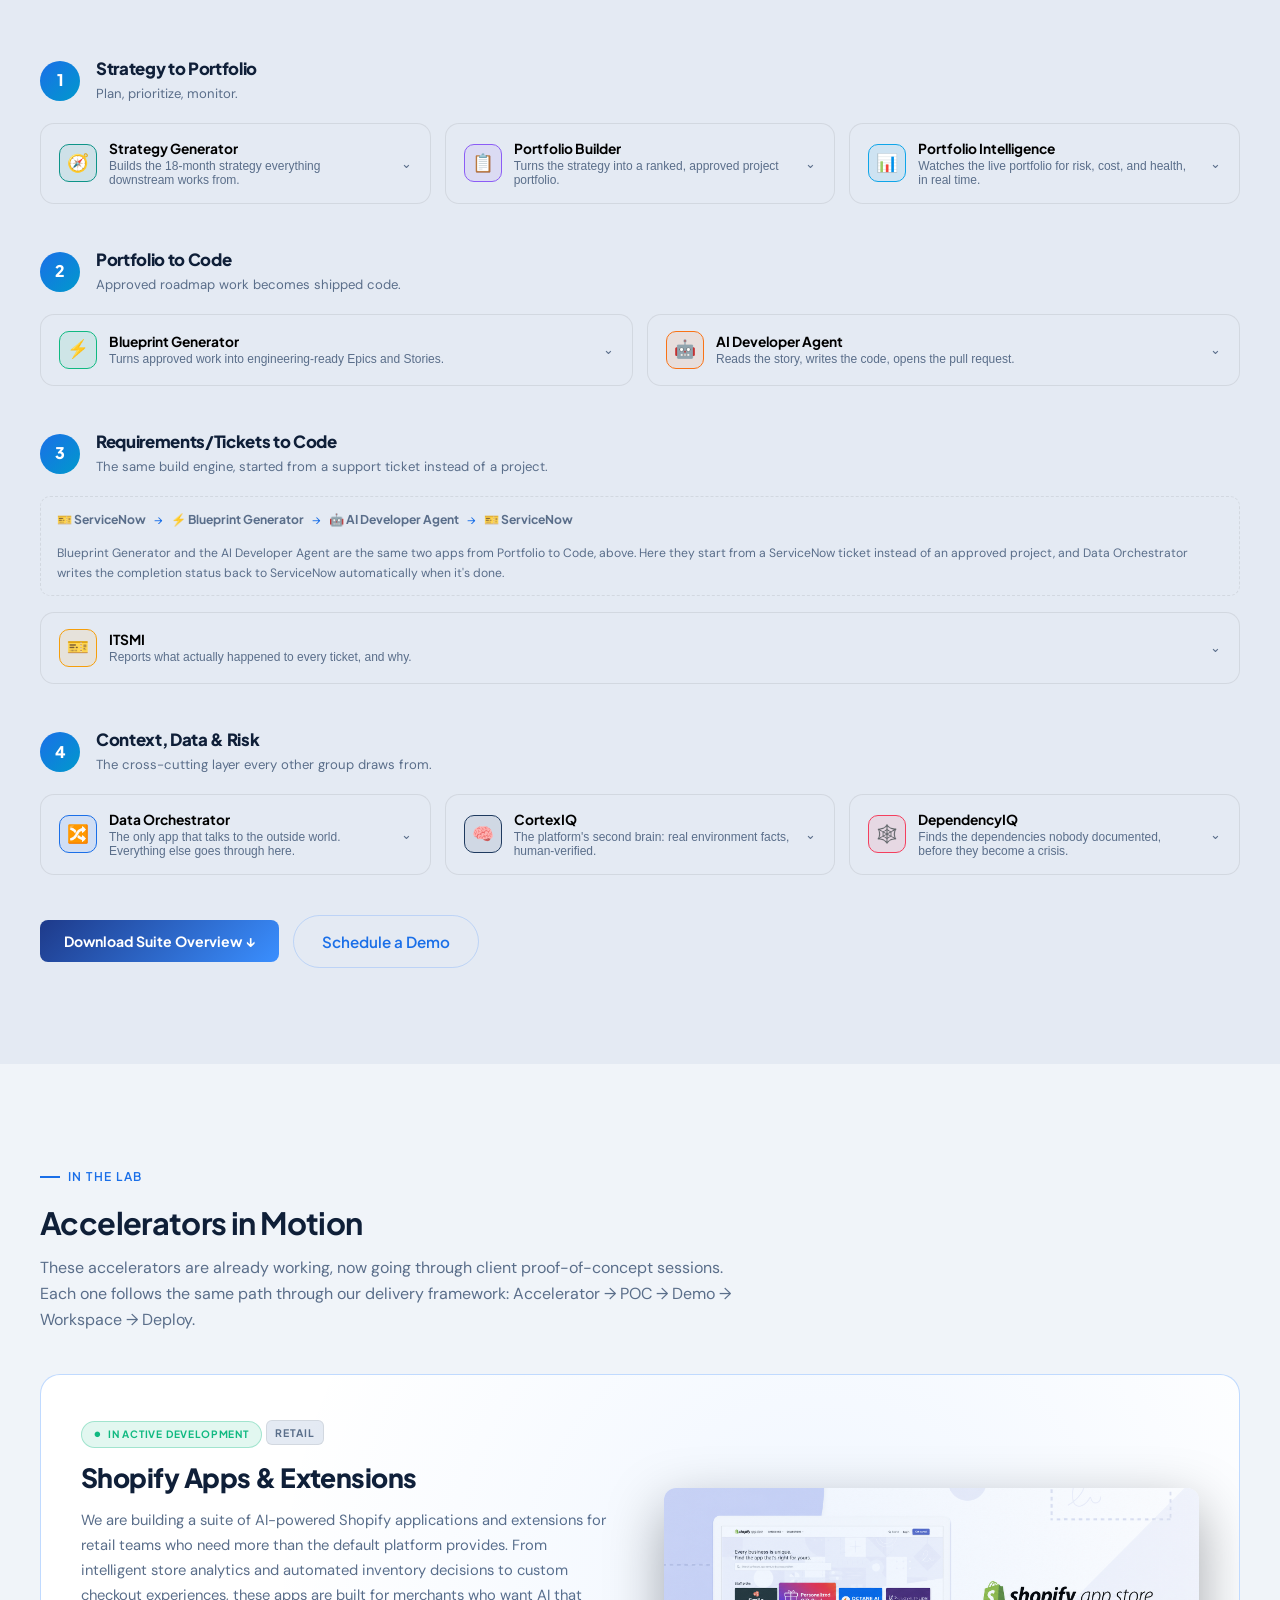
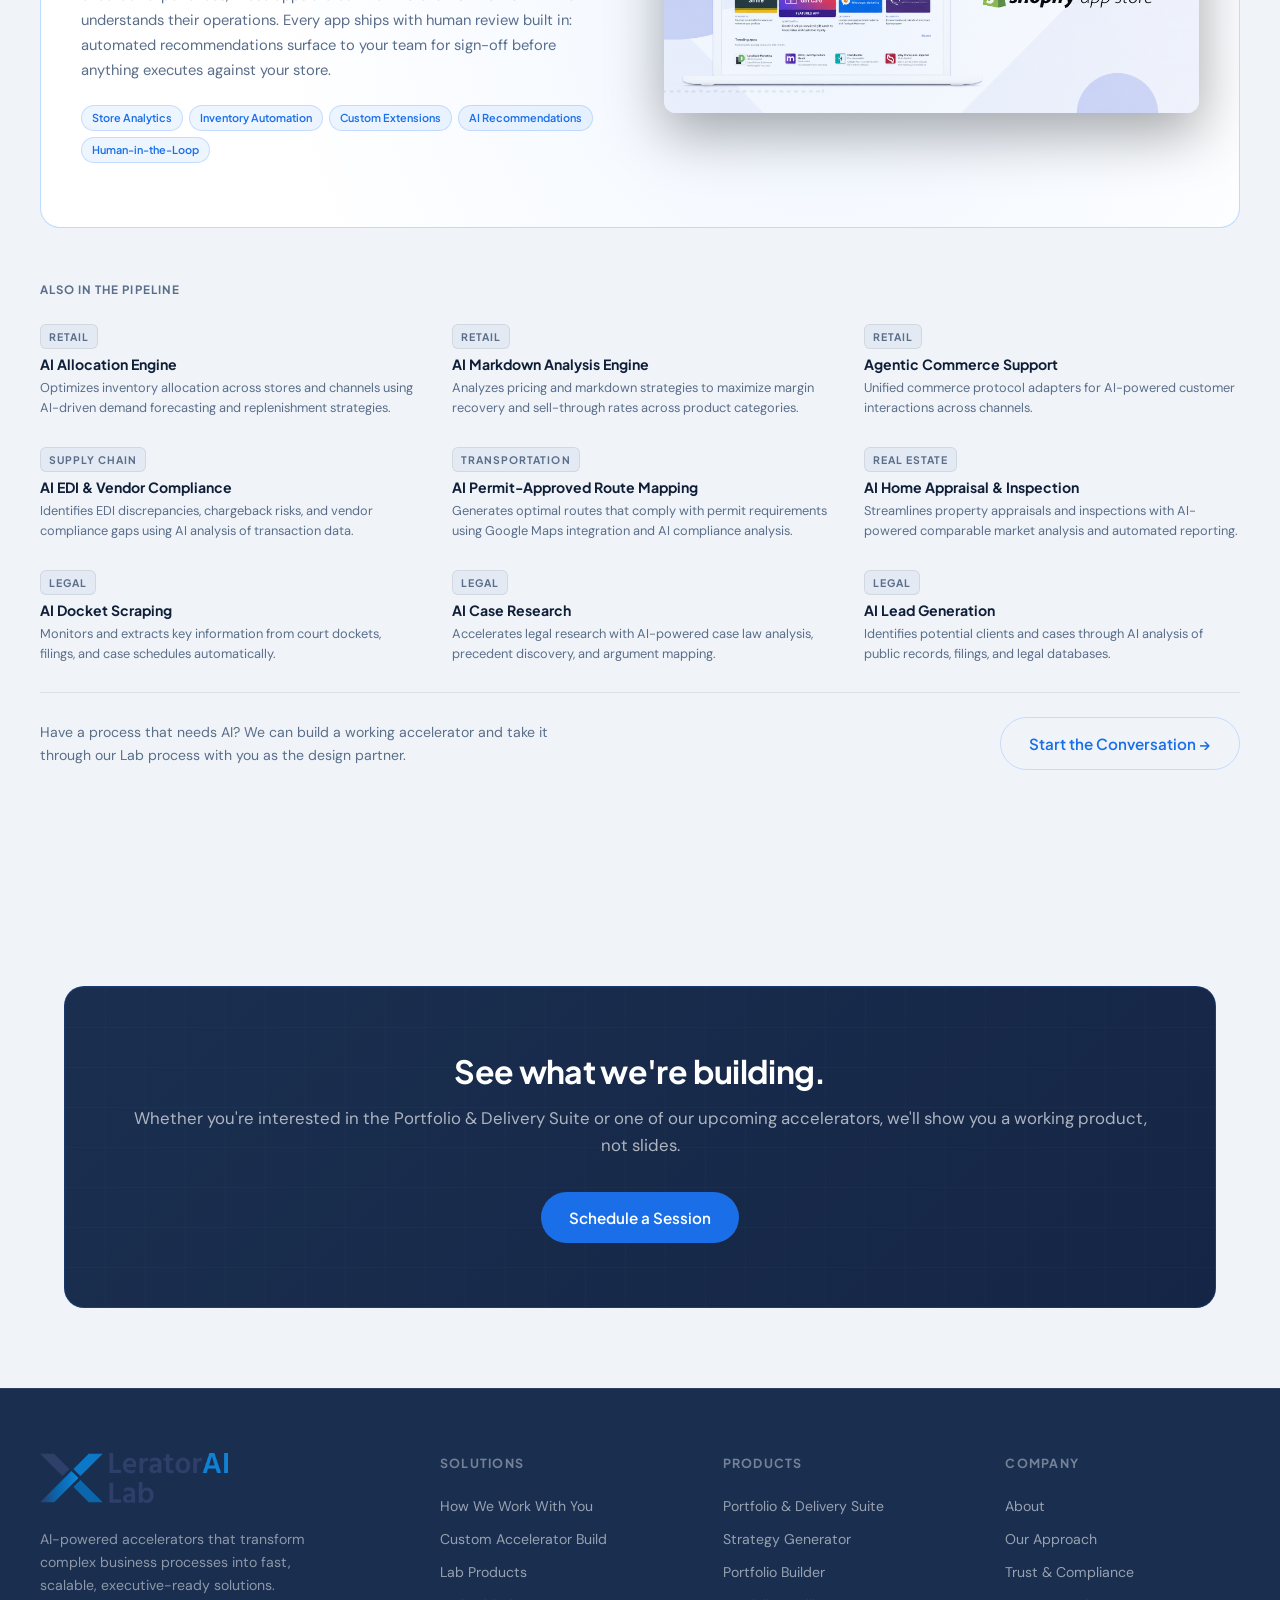
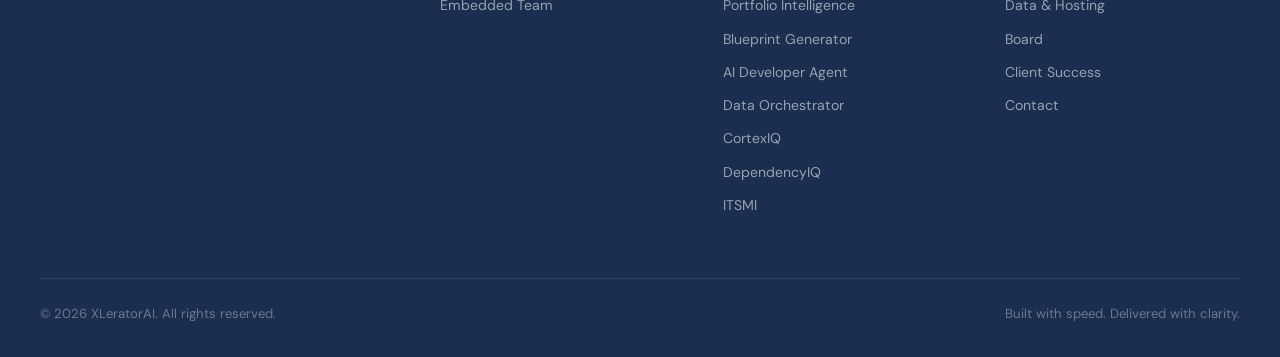
<file: lab.html>
<!DOCTYPE html>
<html lang="en">
<head>
  <meta charset="UTF-8" />
  <title>Lab &amp; Products – XLeratorAI</title>
  <meta name="viewport" content="width=device-width, initial-scale=1" />
  <meta name="description" content="The XLeratorAI Lab: where AI accelerators become products. Built fast with our own tools, shaped by real clients." />
  <link rel="icon" type="image/png" href="img/favicon.png" />
  <link rel="preconnect" href="https://fonts.googleapis.com" />
  <link rel="preconnect" href="https://fonts.gstatic.com" crossorigin />
  <link href="https://fonts.googleapis.com/css2?family=Plus+Jakarta+Sans:wght@400;500;600;700;800&family=DM+Sans:ital,opsz,wght@0,9..40,300;0,9..40,400;0,9..40,500;1,9..40,300&display=swap" rel="stylesheet" />
  <link rel="stylesheet" href="css/styles.css" />
  <style>

    /* ── CAP TAGS ── */
    .cap-tags {
      display: flex;
      flex-wrap: wrap;
      gap: 6px;
      margin-bottom: 20px;
    }
    .cap-tag {
      display: inline-block;
      background: rgba(31,123,255,0.08);
      border: 1px solid rgba(31,123,255,0.2);
      border-radius: 20px;
      padding: 3px 10px;
      font-size: 0.68rem;
      font-weight: 600;
      color: var(--blue);
      font-family: 'Plus Jakarta Sans', sans-serif;
    }

    /* ── HOW WE BUILD PIPELINE ── */
    .build-pipeline {
      display: grid;
      grid-template-columns: repeat(4, 1fr);
      gap: 0;
      position: relative;
      margin-top: 48px;
    }
    .build-pipeline::before {
      content: '';
      position: absolute;
      top: 36px;
      left: 10%;
      right: 10%;
      height: 2px;
      background: linear-gradient(90deg, rgba(31,123,255,0.3), rgba(0,204,153,0.3));
      z-index: 0;
    }
    .build-step {
      display: flex;
      flex-direction: column;
      align-items: center;
      text-align: center;
      padding: 0 16px;
      position: relative;
      z-index: 1;
    }
    .build-step-icon {
      width: 72px;
      height: 72px;
      border-radius: 50%;
      background: var(--card);
      border: 2px solid var(--border-blue);
      display: flex;
      align-items: center;
      justify-content: center;
      font-size: 1.6rem;
      margin-bottom: 16px;
      box-shadow: 0 0 24px rgba(31,123,255,0.15);
    }
    .build-step-icon.accent {
      background: linear-gradient(135deg, var(--blue), var(--cyan));
      border-color: transparent;
    }
    .build-step h4 {
      font-family: 'Plus Jakarta Sans', sans-serif;
      font-size: 0.88rem;
      font-weight: 800;
      color: var(--white);
      margin-bottom: 8px;
    }
    .build-step p {
      font-size: 0.78rem;
      color: var(--muted);
      line-height: 1.55;
      margin: 0;
    }

    /* ── OWN TOOLS CALLOUT ── */
    .own-tools-callout {
      background: linear-gradient(135deg, rgba(31,123,255,0.1), rgba(0,204,153,0.07));
      border: 1px solid rgba(31,123,255,0.28);
      border-radius: 16px;
      padding: 32px 40px;
      margin-top: 48px;
      display: grid;
      grid-template-columns: auto 1fr;
      gap: 28px;
      align-items: center;
    }
    .own-tools-icon {
      font-size: 2.4rem;
      line-height: 1;
    }
    .own-tools-callout h4 {
      font-family: 'Plus Jakarta Sans', sans-serif;
      font-size: 1rem;
      font-weight: 800;
      color: var(--white);
      margin-bottom: 8px;
    }
    .own-tools-callout p {
      font-size: 0.88rem;
      color: var(--muted);
      margin: 0;
      line-height: 1.65;
    }
    .own-tools-callout strong {
      color: var(--blue);
      font-weight: 700;
    }

    /* ── CLIENT PARTNERSHIP ── */
    .partnership-grid {
      display: grid;
      grid-template-columns: 1fr 1fr;
      gap: 48px;
      align-items: start;
      margin-top: 40px;
    }
    .partnership-story {
      font-size: 0.93rem;
      color: var(--muted);
      line-height: 1.8;
    }
    .partnership-story p { margin-bottom: 18px; }
    .partnership-story p:last-child { margin-bottom: 0; }
    .partnership-story strong { color: var(--white); font-weight: 600; }
    .engage-compact {
      display: flex;
      flex-direction: column;
      gap: 0;
      border: 1px solid var(--border);
      border-radius: 16px;
      overflow: hidden;
    }
    .engage-row {
      display: grid;
      grid-template-columns: 48px 1fr;
      gap: 16px;
      align-items: flex-start;
      padding: 16px 20px;
      border-bottom: 1px solid var(--border);
    }
    .engage-row:last-child { border-bottom: none; }
    .engage-row-num {
      width: 36px;
      height: 36px;
      border-radius: 50%;
      background: linear-gradient(135deg, var(--blue), var(--cyan));
      color: #fff;
      font-family: 'Plus Jakarta Sans', sans-serif;
      font-weight: 800;
      font-size: 0.9rem;
      display: flex;
      align-items: center;
      justify-content: center;
      flex-shrink: 0;
    }
    .engage-row-text h5 {
      font-family: 'Plus Jakarta Sans', sans-serif;
      font-size: 0.82rem;
      font-weight: 700;
      color: var(--white);
      margin: 2px 0 4px;
    }
    .engage-row-text p {
      font-size: 0.75rem;
      color: var(--muted);
      margin: 0;
      line-height: 1.5;
    }

    /* ── ACCELERATOR CARDS (Coming Soon) ── */
    .industry-label {
      display: inline-block;
      font-family: 'Plus Jakarta Sans', sans-serif;
      font-size: 0.65rem;
      font-weight: 700;
      letter-spacing: 0.1em;
      text-transform: uppercase;
      color: var(--muted);
      background: var(--bg-alt);
      border: 1px solid var(--border);
      border-radius: 6px;
      padding: 3px 8px;
      margin-bottom: 12px;
    }
    .accelerator-grid {
      display: grid;
      grid-template-columns: repeat(3, 1fr);
      gap: 20px;
    }
    .accel-card {
      background: var(--card);
      border: 1px solid var(--border);
      border-radius: 16px;
      padding: 24px;
      display: flex;
      flex-direction: column;
      transition: border-color 0.2s, box-shadow 0.2s;
      position: relative;
      overflow: hidden;
    }
    .accel-card:hover {
      border-color: rgba(31,123,255,0.3);
      box-shadow: 0 0 32px rgba(31,123,255,0.08);
    }
    .accel-card-header {
      display: flex;
      align-items: flex-start;
      justify-content: space-between;
      margin-bottom: 8px;
      gap: 12px;
    }
    .accel-card h4 {
      font-family: 'Plus Jakarta Sans', sans-serif;
      font-size: 0.92rem;
      font-weight: 700;
      color: var(--white);
      margin: 0;
      line-height: 1.3;
    }
    .cs-badge {
      display: inline-flex;
      align-items: center;
      gap: 4px;
      background: rgba(255,170,0,0.1);
      border: 1px solid rgba(255,170,0,0.25);
      border-radius: 20px;
      padding: 3px 10px;
      font-family: 'Plus Jakarta Sans', sans-serif;
      font-size: 0.62rem;
      font-weight: 700;
      color: #e6a800;
      white-space: nowrap;
      flex-shrink: 0;
    }
    .cs-badge::before { content: '⏱'; font-size: 0.6rem; }
    .accel-card p {
      font-size: 0.8rem;
      color: var(--muted);
      line-height: 1.55;
      margin: 0 0 16px;
      flex: 1;
    }
    .accel-card .cap-tags { margin-bottom: 0; }

    /* ── FEATURED ACCELERATOR SPOTLIGHT ── */
    .featured-accelerator {
      display: grid;
      grid-template-columns: 1fr 1fr;
      gap: 48px;
      align-items: center;
      background: var(--card);
      border: 1px solid rgba(31,123,255,0.28);
      border-radius: 20px;
      padding: 44px 40px;
      margin-bottom: 52px;
      position: relative;
      overflow: hidden;
    }
    .featured-accelerator::before {
      content: '';
      position: absolute;
      inset: 0;
      background: radial-gradient(circle at 65% 50%, rgba(31,123,255,0.07) 0%, transparent 68%);
      pointer-events: none;
    }
    .in-dev-badge {
      display: inline-flex;
      align-items: center;
      gap: 6px;
      background: rgba(16,185,129,0.12);
      border: 1px solid rgba(16,185,129,0.3);
      border-radius: 20px;
      padding: 4px 12px;
      font-family: 'Plus Jakarta Sans', sans-serif;
      font-size: 0.63rem;
      font-weight: 700;
      letter-spacing: 0.08em;
      text-transform: uppercase;
      color: #10b981;
      margin-bottom: 14px;
    }
    .in-dev-badge::before { content: '●'; font-size: 0.45rem; }
    .featured-accel-text .industry-label { margin-bottom: 10px; }
    .featured-accel-text h3 {
      font-family: 'Plus Jakarta Sans', sans-serif;
      font-size: 1.65rem;
      font-weight: 800;
      color: var(--white);
      line-height: 1.2;
      margin-bottom: 14px;
    }
    .featured-accel-text .featured-desc {
      font-size: 0.92rem;
      color: var(--muted);
      line-height: 1.7;
      margin-bottom: 22px;
    }
    .featured-accel-image img {
      width: 100%;
      display: block;
      border-radius: 12px;
      box-shadow: 0 20px 56px rgba(0,0,0,0.35);
    }

    /* ── SECONDARY ACCELERATORS LIST ── */
    .secondary-accel-heading {
      font-family: 'Plus Jakarta Sans', sans-serif;
      font-size: 0.72rem;
      font-weight: 700;
      letter-spacing: 0.09em;
      text-transform: uppercase;
      color: var(--muted);
      margin-bottom: 24px;
    }
    .secondary-accel-list {
      display: grid;
      grid-template-columns: repeat(3, 1fr);
      gap: 28px 36px;
      margin-bottom: 40px;
    }
    .secondary-accel-item .industry-label { margin-bottom: 6px; }
    .secondary-accel-item h5 {
      font-family: 'Plus Jakarta Sans', sans-serif;
      font-size: 0.88rem;
      font-weight: 700;
      color: var(--text);
      line-height: 1.3;
      margin-bottom: 5px;
    }
    .secondary-accel-item p {
      font-size: 0.8rem;
      color: var(--muted);
      line-height: 1.55;
      margin: 0;
    }
    .secondary-accel-interest {
      grid-column: 1 / -1;
      border-top: 1px solid var(--border);
      padding-top: 24px;
      display: flex;
      align-items: center;
      justify-content: space-between;
      gap: 24px;
      flex-wrap: wrap;
    }
    .secondary-accel-interest p {
      font-size: 0.88rem;
      color: var(--muted);
      margin: 0;
      max-width: 520px;
      line-height: 1.6;
    }

    /* ── SUITE DIAGRAM ── */
    .diagram-section {
      position: relative;
      display: flex;
      justify-content: center;
      align-items: center;
    }
    .diagram-wrap {
      position: relative;
      display: inline-block;
      max-width: 680px;
      width: 100%;
      user-select: none;
    }
    .diagram-wrap img {
      display: block;
      width: 100%;
      height: auto;
      border-radius: 12px;
    }

    /* ── APP GROUPS (grouped, always-visible, click-to-expand — replaces the old hover-only diagram hotspots, which showed nothing on touch devices) ── */
    .app-groups {
      display: flex;
      flex-direction: column;
      gap: 44px;
      margin-top: 56px;
    }
    .app-group-header {
      display: flex;
      align-items: center;
      gap: 16px;
      margin-bottom: 18px;
    }
    .app-group-num {
      width: 40px;
      height: 40px;
      border-radius: 50%;
      background: linear-gradient(135deg, var(--blue), var(--cyan));
      color: #fff;
      font-family: 'Plus Jakarta Sans', sans-serif;
      font-weight: 800;
      font-size: 1rem;
      display: flex;
      align-items: center;
      justify-content: center;
      flex-shrink: 0;
    }
    .app-group-header h3 {
      font-family: 'Plus Jakarta Sans', sans-serif;
      font-size: 1.05rem;
      font-weight: 800;
      color: var(--white);
      margin-bottom: 2px;
    }
    .app-group-header p { font-size: 0.82rem; color: var(--muted); margin: 0; }
    .app-group-flow {
      display: flex;
      align-items: center;
      flex-wrap: wrap;
      gap: 8px;
      margin-bottom: 16px;
      padding: 12px 16px;
      background: rgba(255,255,255,0.02);
      border: 1px dashed var(--border);
      border-radius: 10px;
      font-family: 'Plus Jakarta Sans', sans-serif;
      font-size: 0.76rem;
      font-weight: 700;
      color: var(--muted);
    }
    .app-group-flow .flow-arrow { color: var(--blue); font-weight: 400; }
    .app-group-flow .flow-note {
      width: 100%;
      font-family: 'DM Sans', sans-serif;
      font-size: 0.76rem;
      font-weight: 400;
      color: var(--muted);
      margin-top: 6px;
    }
    .app-group-cards {
      display: grid;
      grid-template-columns: repeat(auto-fit, minmax(280px, 1fr));
      gap: 14px;
    }
    .app-card {
      border: 1px solid var(--border);
      border-radius: 14px;
      background: rgba(255,255,255,0.02);
      overflow: hidden;
      transition: border-color 0.2s;
    }
    .app-card.open, .app-card:hover { border-color: var(--app-accent, rgba(31,123,255,0.3)); }
    .app-card-toggle {
      width: 100%;
      display: flex;
      align-items: center;
      gap: 12px;
      padding: 16px 18px;
      background: none;
      border: none;
      cursor: pointer;
      text-align: left;
    }
    .app-card-icon {
      width: 38px;
      height: 38px;
      border-radius: 10px;
      display: flex;
      align-items: center;
      justify-content: center;
      font-size: 1.1rem;
      flex-shrink: 0;
      background: var(--app-accent-bg, rgba(31,123,255,0.1));
      border: 1px solid var(--app-accent, rgba(31,123,255,0.25));
    }
    .app-card-text { flex: 1; min-width: 0; }
    .app-card-name {
      display: block;
      font-family: 'Plus Jakarta Sans', sans-serif;
      font-size: 0.86rem;
      font-weight: 700;
      color: var(--white);
    }
    .app-card-oneliner { display: block; font-size: 0.75rem; color: var(--muted); margin-top: 2px; }
    .app-card-chevron { color: var(--muted); transition: transform 0.2s; flex-shrink: 0; }
    .app-card.open .app-card-chevron { transform: rotate(180deg); }
    .app-card-detail { max-height: 0; overflow: hidden; transition: max-height 0.3s ease; }
    .app-card.open .app-card-detail { max-height: 260px; }
    .app-card-detail ul {
      list-style: none;
      padding: 0 18px 18px;
      margin: 0;
      display: flex;
      flex-direction: column;
      gap: 8px;
    }
    .app-card-detail li {
      font-size: 0.78rem;
      color: var(--muted);
      line-height: 1.55;
      padding-left: 16px;
      position: relative;
    }
    .app-card-detail li::before { content: '→'; position: absolute; left: 0; color: var(--blue); font-weight: 700; }

    /* ── SUITE TOOL GRID ── */
    .suite-grid {
      display: grid;
      grid-template-columns: repeat(auto-fit, minmax(240px, 1fr));
      gap: 16px;
      margin-top: 48px;
    }
    .suite-card {
      background: var(--card);
      border: 1px solid var(--border);
      border-left: 3px solid var(--blue);
      border-radius: var(--radius);
      padding: 20px 22px;
    }
    .suite-card h4 {
      font-family: 'Plus Jakarta Sans', sans-serif;
      font-size: 0.9rem;
      font-weight: 700;
      color: var(--text);
      margin-bottom: 6px;
    }
    .suite-card p {
      font-size: 0.82rem;
      color: var(--muted);
      margin: 0;
      line-height: 1.6;
    }

    /* ── SUITE CTA ROW ── */
    .suite-cta {
      display: flex;
      align-items: center;
      gap: 14px;
      flex-wrap: wrap;
      margin-top: 40px;
    }
    .btn-suite-pdf {
      display: inline-flex;
      align-items: center;
      gap: 8px;
      background: linear-gradient(135deg, #1e3a8a, #3a8fff);
      color: #fff;
      font-family: 'Plus Jakarta Sans', sans-serif;
      font-size: 0.88rem;
      font-weight: 700;
      padding: 12px 24px;
      border-radius: 8px;
      text-decoration: none;
      cursor: pointer;
      border: none;
      transition: opacity 0.18s, transform 0.18s;
    }
    .btn-suite-pdf:hover { opacity: 0.88; transform: translateY(-1px); }

    /* ── PDF MODAL ── */
    .pdf-modal-overlay {
      display: none;
      position: fixed;
      inset: 0;
      background: rgba(5,10,24,0.82);
      z-index: 8000;
      align-items: center;
      justify-content: center;
      padding: 24px;
    }
    .pdf-modal-overlay.open { display: flex; }
    .pdf-modal {
      background: var(--card);
      border: 1px solid var(--border);
      border-radius: 16px;
      padding: 40px 36px 32px;
      max-width: 480px;
      width: 100%;
      position: relative;
      box-shadow: 0 24px 64px rgba(0,0,0,0.5);
    }
    .pdf-modal-close {
      position: absolute;
      top: 14px;
      right: 18px;
      background: none;
      border: none;
      color: var(--muted);
      font-size: 1.4rem;
      cursor: pointer;
      line-height: 1;
    }
    .pdf-modal-close:hover { color: var(--white); }
    .pdf-modal h3 {
      font-family: 'Plus Jakarta Sans', sans-serif;
      font-size: 1.2rem;
      font-weight: 700;
      color: var(--white);
      margin-bottom: 6px;
    }
    .pdf-modal .pdf-modal-sub {
      font-size: 0.88rem;
      color: var(--muted);
      margin-bottom: 24px;
      line-height: 1.5;
    }
    .pdf-form-field {
      display: flex;
      flex-direction: column;
      gap: 5px;
      margin-bottom: 14px;
    }
    .pdf-form-field label {
      font-size: 0.8rem;
      font-weight: 600;
      color: var(--muted);
      font-family: 'Plus Jakarta Sans', sans-serif;
      letter-spacing: 0.04em;
      text-transform: uppercase;
    }
    .pdf-form-field input,
    .pdf-form-field select {
      background: rgba(255,255,255,0.05);
      border: 1px solid var(--border);
      border-radius: 8px;
      color: var(--white);
      font-family: 'DM Sans', sans-serif;
      font-size: 0.9rem;
      padding: 10px 14px;
      outline: none;
      transition: border-color 0.15s;
    }
    .pdf-form-field input:focus,
    .pdf-form-field select:focus { border-color: var(--blue); }
    .pdf-form-field select option { background: #ffffff; color: #1f2937; }
    .pdf-form-submit {
      width: 100%;
      margin-top: 8px;
      background: linear-gradient(135deg, #1e3a8a, #3a8fff);
      color: #fff;
      font-family: 'Plus Jakarta Sans', sans-serif;
      font-size: 0.92rem;
      font-weight: 700;
      padding: 13px 24px;
      border: none;
      border-radius: 8px;
      cursor: pointer;
      transition: opacity 0.18s;
    }
    .pdf-form-submit:hover { opacity: 0.88; }
    .pdf-modal-note {
      font-size: 0.78rem;
      color: var(--muted);
      margin-top: 12px;
      text-align: center;
    }
    .pdf-success {
      display: none;
      text-align: center;
      padding: 16px 0 8px;
    }
    .pdf-success p { color: var(--muted); font-size: 0.9rem; line-height: 1.6; }
    .pdf-success strong { color: var(--white); }

    /* ── RESPONSIVE ── */
    @media (max-width: 900px) {
      .build-pipeline { grid-template-columns: repeat(2, 1fr); gap: 32px; }
      .build-pipeline::before { display: none; }
      .own-tools-callout { grid-template-columns: 1fr; gap: 16px; }
      .speed-banner { grid-template-columns: 1fr; gap: 32px; }
      .speed-divider { width: 80px; height: 1px; margin: 0 auto; }
      .partnership-grid { grid-template-columns: 1fr; gap: 32px; }
      .featured-accelerator { grid-template-columns: 1fr; gap: 32px; }
      .featured-accel-image { order: -1; }
      .secondary-accel-list { grid-template-columns: repeat(2, 1fr); }
      .diagram-wrap { max-width: 100%; }
    }
    @media (max-width: 600px) {
      .secondary-accel-list { grid-template-columns: 1fr; }
      .build-pipeline { grid-template-columns: 1fr; }
      #suite-tooltip { max-width: 200px; font-size: 12px; }
      .pdf-modal { padding: 32px 20px 24px; }
      .featured-accelerator { padding: 28px 20px; }
      .featured-accel-text h3 { font-size: 1.3rem; }
    }
  </style>
</head>
<body>

  <header class="site-header">
    <div class="nav-container">
      <a href="index.html" class="logo"><img src="img/logo-lab-medium.png" alt="XLeratorAI Lab" /></a>
      <nav class="main-nav">
        <div class="nav-dropdown">
          <span class="nav-dropdown-trigger">Solutions <span class="nav-arrow"></span></span>
          <div class="nav-dropdown-menu">
            <a href="solutions.html">Solutions<span class="dropdown-desc">AI solutions, staffing &amp; products</span></a>
            <a href="lab.html" class="active">Lab &amp; Products<span class="dropdown-desc">PMO, Strategy &amp; Portfolio Accelerators</span></a>
            <a href="data-hosting.html">Data &amp; Hosting<span class="dropdown-desc">Security, compliance &amp; infrastructure</span></a>
          </div>
        </div>
        <div class="nav-dropdown">
          <span class="nav-dropdown-trigger">Why XLeratorAI <span class="nav-arrow"></span></span>
          <div class="nav-dropdown-menu">
            <a href="approach.html">Our Approach<span class="dropdown-desc">How we accelerate outcomes</span></a>
            <a href="trust.html">Trust &amp; Compliance<span class="dropdown-desc">SOC 2 Type II &amp; AI best practices</span></a>
            <a href="success.html">Client Success<span class="dropdown-desc">Case studies &amp; results</span></a>
          </div>
        </div>
        <div class="nav-dropdown">
          <span class="nav-dropdown-trigger">Company <span class="nav-arrow"></span></span>
          <div class="nav-dropdown-menu">
            <a href="about.html">About<span class="dropdown-desc">Our team &amp; mission</span></a>
            <a href="board.html">Board<span class="dropdown-desc">Board of directors</span></a>
          </div>
        </div>
        <a href="survey.html">Are You Ready?</a>
        <a href="contact.html">Contact</a>
      </nav>
      <a href="contact.html" class="btn-cta">Schedule a Session</a>
      <button class="nav-hamburger" aria-label="Menu">
        <span></span><span></span><span></span>
      </button>
    </div>
  </header>
  <div class="mobile-nav-overlay" id="mobileNav">
    <div class="mobile-nav-group">
      <span class="mobile-nav-group-label">Solutions</span>
      <a href="solutions.html">Solutions</a>
      <a href="lab.html" class="active">Lab &amp; Products</a>
      <a href="data-hosting.html">Data &amp; Hosting</a>
    </div>
    <div class="mobile-nav-group">
      <span class="mobile-nav-group-label">Why XLeratorAI</span>
      <a href="approach.html">Our Approach</a>
      <a href="trust.html">Trust &amp; Compliance</a>
      <a href="success.html">Client Success</a>
    </div>
    <div class="mobile-nav-group">
      <span class="mobile-nav-group-label">Company</span>
      <a href="about.html">About</a>
      <a href="board.html">Board</a>
    </div>
    <a href="survey.html">Are You Ready?</a>
    <a href="contact.html" class="mobile-nav-cta">Schedule a Session</a>
  </div>

  <main>

    <!-- ══ PAGE HERO ══ -->
    <section class="page-hero">
      <div class="page-hero-inner">
        <div class="section-label">XLeratorAI Lab &amp; Products</div>
        <h1>Where Accelerators<br/>Become Products</h1>
        <p style="max-width:640px;">
          The Lab is how we build, and how we build fast. Working accelerators move from concept
          to demo-ready product in one to two weeks. Real clients help shape what ships.
          Our own tools power every step.
        </p>
      </div>
    </section>

    <!-- ══ HOW WE BUILD ══ -->
    <section class="section section-alt">
      <div class="section-inner">
        <div class="section-label">How We Build</div>
        <h2 style="color:var(--white);margin-bottom:12px;">Fast by Design: Our Own Tools Do the Work</h2>
        <p style="max-width:700px;margin-bottom:0;">
          Every product in the Lab is built using the same approach we sell: structured blueprints,
          autonomous development, and fast iteration cycles. We're not just building tools for enterprise
          teams, we use them ourselves, every day.
        </p>

        <div class="build-pipeline">
          <div class="build-step">
            <div class="build-step-icon">💡</div>
            <h4>Working Accelerator</h4>
            <p>Start with a proven accelerator that already solves a real enterprise problem.</p>
          </div>
          <div class="build-step">
            <div class="build-step-icon accent">⚡</div>
            <h4>Blueprint Generator</h4>
            <p>Conversational AI intake translates requirements into structured Epics and Stories, automatically.</p>
          </div>
          <div class="build-step">
            <div class="build-step-icon accent">🤖</div>
            <h4>Developer Agent</h4>
            <p>Polls the backlog, writes code, runs tests, and raises pull requests. No manual handoff.</p>
          </div>
          <div class="build-step">
            <div class="build-step-icon">🚀</div>
            <h4>Demo-Ready in Days</h4>
            <p>Real screens, real data, ready for client sessions in one to two weeks, not months.</p>
          </div>
        </div>

      </div>
    </section>

    <!-- ══ CLIENT PARTNERSHIP ══ -->
    <section class="section">
      <div class="section-inner">
        <div class="section-label">How Products Are Born</div>
        <h2 style="color:var(--white);margin-bottom:12px;">Our Clients Help Us Build</h2>
        <p style="max-width:700px;">
          Every product in the Lab starts as an accelerator and becomes a product through structured
          collaboration with real clients. That's not a pilot, it's how we build.
        </p>

        <div class="partnership-grid">
          <div class="partnership-story">
            <p>
              The <strong>AI Portfolio &amp; Delivery Suite</strong> is the delivery framework we built because we needed it, and our clients confirmed they did too. It began as three separate
              accelerators: an AI Strategy Generator, an AI Portfolio Builder, and a Portfolio Intelligence
              dashboard. Each one solved a real problem. None of them were products yet.
            </p>
            <p>
              Through structured client sessions (live demos, rapid iteration, workspace evaluations),
              those accelerators grew. Client feedback shaped the roadmap. The Blueprint Generator
              captured what needed to change. The Developer Agent executed the changes fast.
              New capabilities were added. What started as three tools became an integrated,
              production-ready suite of nine.
            </p>
            <p>
              The suite kept growing the same way. CortexIQ joined as the platform's context layer,
              keeping real environment and architecture facts current so Blueprint Generator and the
              Developer Agent never build against a guess. ITSMI joined to close the loop on the other
              side: reporting what actually happened to every ServiceNow ticket that became engineering
              work, and what didn't.
            </p>
            <p>
              That same model is what every accelerator in the Lab goes through. Clients aren't
              evaluating software, they're co-creating it.
            </p>
            <p style="margin-top:24px;">
              <a href="approach.html" style="color:var(--blue);text-decoration:none;font-size:0.88rem;">
                Learn more about our full approach →
              </a>
            </p>
          </div>

          <div class="engage-compact">
            <div class="engage-row">
              <div class="engage-row-num">1</div>
              <div class="engage-row-text">
                <h5>Live Demo</h5>
                <p>Real product, real screens. We gather structured feedback from your team from day one.</p>
              </div>
            </div>
            <div class="engage-row">
              <div class="engage-row-num">2</div>
              <div class="engage-row-text">
                <h5>Rapid Iteration</h5>
                <p>Blueprint Generator captures your feedback. Developer Agent executes refinements fast.</p>
              </div>
            </div>
            <div class="engage-row">
              <div class="engage-row-num">3</div>
              <div class="engage-row-text">
                <h5>Demo Again</h5>
                <p>A second live session confirms alignment before any commitment is made.</p>
              </div>
            </div>
            <div class="engage-row">
              <div class="engage-row-num">4</div>
              <div class="engage-row-text">
                <h5>Client Workspace</h5>
                <p>Your team evaluates with your own data in a dedicated environment.</p>
              </div>
            </div>
            <div class="engage-row">
              <div class="engage-row-num">5</div>
              <div class="engage-row-text">
                <h5>Deploy</h5>
                <p>Packaged, supported deployment into your environment when you're ready.</p>
              </div>
            </div>
          </div>
        </div>
      </div>
    </section>

    <!-- ══ SUITE ARCHITECTURE ══ -->
    <section class="section section-alt">
      <div class="section-inner">
        <div class="section-label">Suite Architecture</div>
        <h2 style="color:var(--white);margin-bottom:12px;">How the Suite Fits Together</h2>
        <p style="max-width:600px;margin-bottom:16px;">
          The Data Orchestrator sits at the center of the suite. Every data movement, every
          ingest, and every export flows through it. The surrounding products each handle a distinct
          function while remaining connected through this shared data layer.
        </p>
        <p style="max-width:600px;margin-bottom:16px;">
          That same connective layer is what let us adapt Portfolio Intelligence into Stage Gate
          Intelligence, our first white-labeled reseller product, in weeks instead of months.
        </p>
        <p style="max-width:600px;margin-bottom:40px;font-size:0.85rem;color:var(--muted);">
          Click any product below to see its core capabilities. For the full picture, download the Suite Overview below.
        </p>

        <div class="diagram-section">
          <div class="diagram-wrap" id="diagramWrap">
            <img src="img/portfolio-suite-diagram.png" alt="XLeratorAI's nine accelerators arranged around Data Orchestrator, the central hub mediating every data flow" draggable="false" />
          </div>
        </div>

        <div class="app-groups">

          <!-- ── GROUP 1: STRATEGY TO PORTFOLIO ── -->
          <div class="app-group">
            <div class="app-group-header">
              <span class="app-group-num">1</span>
              <div>
                <h3>Strategy to Portfolio</h3>
                <p>Plan, prioritize, monitor.</p>
              </div>
            </div>
            <div class="app-group-cards">
              <div class="app-card" style="--app-accent:#0d9488;--app-accent-bg:rgba(13,148,136,0.1);">
                <button class="app-card-toggle" onclick="this.closest('.app-card').classList.toggle('open')">
                  <span class="app-card-icon">🧭</span>
                  <span class="app-card-text">
                    <span class="app-card-name">Strategy Generator</span>
                    <span class="app-card-oneliner">Builds the 18-month strategy everything downstream works from.</span>
                  </span>
                  <span class="app-card-chevron">⌄</span>
                </button>
                <div class="app-card-detail">
                  <ul>
                    <li>AI-guided research produces an approved 18-month strategy grounded in real industry intelligence.</li>
                    <li>Human sign-off required before anything moves downstream.</li>
                    <li>Automatically hands the approved strategy to Portfolio Builder.</li>
                  </ul>
                </div>
              </div>
              <div class="app-card" style="--app-accent:#8b5cf6;--app-accent-bg:rgba(139,92,246,0.1);">
                <button class="app-card-toggle" onclick="this.closest('.app-card').classList.toggle('open')">
                  <span class="app-card-icon">📋</span>
                  <span class="app-card-text">
                    <span class="app-card-name">Portfolio Builder</span>
                    <span class="app-card-oneliner">Turns the strategy into a ranked, approved project portfolio.</span>
                  </span>
                  <span class="app-card-chevron">⌄</span>
                </button>
                <div class="app-card-detail">
                  <ul>
                    <li>Scores and ranks project candidates against the approved strategy across alignment, ROI, impact, and risk.</li>
                    <li>Generates structured intake forms and business cases for each candidate.</li>
                    <li>Once approved, pushes epics straight into Jira for Blueprint Generator to build.</li>
                  </ul>
                </div>
              </div>
              <div class="app-card" style="--app-accent:#0ea5e9;--app-accent-bg:rgba(14,165,233,0.1);">
                <button class="app-card-toggle" onclick="this.closest('.app-card').classList.toggle('open')">
                  <span class="app-card-icon">📊</span>
                  <span class="app-card-text">
                    <span class="app-card-name">Portfolio Intelligence</span>
                    <span class="app-card-oneliner">Watches the live portfolio for risk, cost, and health, in real time.</span>
                  </span>
                  <span class="app-card-chevron">⌄</span>
                </button>
                <div class="app-card-detail">
                  <ul>
                    <li>Real-time PMO health dashboard with AI-generated findings and risk alerts.</li>
                    <li>Cost variance detection across every active project.</li>
                    <li>AI analysis and recommendations available for any project on demand.</li>
                  </ul>
                </div>
              </div>
            </div>
          </div>

          <!-- ── GROUP 2: PORTFOLIO TO CODE ── -->
          <div class="app-group">
            <div class="app-group-header">
              <span class="app-group-num">2</span>
              <div>
                <h3>Portfolio to Code</h3>
                <p>Approved roadmap work becomes shipped code.</p>
              </div>
            </div>
            <div class="app-group-cards">
              <div class="app-card" style="--app-accent:#10b981;--app-accent-bg:rgba(16,185,129,0.1);">
                <button class="app-card-toggle" onclick="this.closest('.app-card').classList.toggle('open')">
                  <span class="app-card-icon">⚡</span>
                  <span class="app-card-text">
                    <span class="app-card-name">Blueprint Generator</span>
                    <span class="app-card-oneliner">Turns approved work into engineering-ready Epics and Stories.</span>
                  </span>
                  <span class="app-card-chevron">⌄</span>
                </button>
                <div class="app-card-detail">
                  <ul>
                    <li>Conversational, voice-capable intake refines rough requirements into structured build specs.</li>
                    <li>Checked against CortexIQ's live environment context before anything moves forward.</li>
                    <li>Loads Epics and Stories directly into Jira, ready for the Developer Agent.</li>
                  </ul>
                </div>
              </div>
              <div class="app-card" style="--app-accent:#f97316;--app-accent-bg:rgba(249,115,22,0.1);">
                <button class="app-card-toggle" onclick="this.closest('.app-card').classList.toggle('open')">
                  <span class="app-card-icon">🤖</span>
                  <span class="app-card-text">
                    <span class="app-card-name">AI Developer Agent</span>
                    <span class="app-card-oneliner">Reads the story, writes the code, opens the pull request.</span>
                  </span>
                  <span class="app-card-chevron">⌄</span>
                </button>
                <div class="app-card-detail">
                  <ul>
                    <li>Polls Jira for assigned work, writes code, and runs tests autonomously.</li>
                    <li>Checks CortexIQ's guardrails at the start of every story.</li>
                    <li>A human reviews and merges the pull request. Nothing ships unattended.</li>
                  </ul>
                </div>
              </div>
            </div>
          </div>

          <!-- ── GROUP 3: REQUIREMENTS/TICKETS TO CODE ── -->
          <div class="app-group">
            <div class="app-group-header">
              <span class="app-group-num">3</span>
              <div>
                <h3>Requirements/Tickets to Code</h3>
                <p>The same build engine, started from a support ticket instead of a project.</p>
              </div>
            </div>
            <div class="app-group-flow">
              <span>🎫 ServiceNow</span>
              <span class="flow-arrow">→</span>
              <span>⚡ Blueprint Generator</span>
              <span class="flow-arrow">→</span>
              <span>🤖 AI Developer Agent</span>
              <span class="flow-arrow">→</span>
              <span>🎫 ServiceNow</span>
              <span class="flow-note">Blueprint Generator and the AI Developer Agent are the same two apps from Portfolio to Code, above. Here they start from a ServiceNow ticket instead of an approved project, and Data Orchestrator writes the completion status back to ServiceNow automatically when it's done.</span>
            </div>
            <div class="app-group-cards">
              <div class="app-card" style="--app-accent:#f59e0b;--app-accent-bg:rgba(245,158,11,0.1);">
                <button class="app-card-toggle" onclick="this.closest('.app-card').classList.toggle('open')">
                  <span class="app-card-icon">🎫</span>
                  <span class="app-card-text">
                    <span class="app-card-name">ITSMI</span>
                    <span class="app-card-oneliner">Reports what actually happened to every ticket, and why.</span>
                  </span>
                  <span class="app-card-chevron">⌄</span>
                </button>
                <div class="app-card-detail">
                  <ul>
                    <li>Reports how ServiceNow tickets are actually managed: which became real engineering work, which didn't, and why.</li>
                    <li>Tracks routing rate, build progress, and ticket class breakdown.</li>
                    <li>Closes the loop: completion status writes back to ServiceNow automatically.</li>
                  </ul>
                </div>
              </div>
            </div>
          </div>

          <!-- ── GROUP 4: CONTEXT, DATA & RISK ── -->
          <div class="app-group">
            <div class="app-group-header">
              <span class="app-group-num">4</span>
              <div>
                <h3>Context, Data &amp; Risk</h3>
                <p>The cross-cutting layer every other group draws from.</p>
              </div>
            </div>
            <div class="app-group-cards">
              <div class="app-card" style="--app-accent:#1a6fe8;--app-accent-bg:rgba(31,123,255,0.1);">
                <button class="app-card-toggle" onclick="this.closest('.app-card').classList.toggle('open')">
                  <span class="app-card-icon">🔀</span>
                  <span class="app-card-text">
                    <span class="app-card-name">Data Orchestrator</span>
                    <span class="app-card-oneliner">The only app that talks to the outside world. Everything else goes through here.</span>
                  </span>
                  <span class="app-card-chevron">⌄</span>
                </button>
                <div class="app-card-detail">
                  <ul>
                    <li>Holds every external credential and makes every outbound call: Jira, ServiceNow, GitHub, Ardoq, and more.</li>
                    <li>No accelerator connects to an external system on its own, by architecture, not just policy.</li>
                    <li>Every data movement between all 9 apps is mediated through one gateway.</li>
                  </ul>
                  <p style="padding:0 18px 16px;margin:0;">
                    <a href="trust.html" style="color:var(--blue);text-decoration:none;font-size:0.78rem;font-weight:600;">See how we secure this architecture →</a>
                  </p>
                </div>
              </div>
              <div class="app-card" style="--app-accent:#1e3a5f;--app-accent-bg:rgba(30,58,95,0.1);">
                <button class="app-card-toggle" onclick="this.closest('.app-card').classList.toggle('open')">
                  <span class="app-card-icon">🧠</span>
                  <span class="app-card-text">
                    <span class="app-card-name">CortexIQ</span>
                    <span class="app-card-oneliner">The platform's second brain: real environment facts, human-verified.</span>
                  </span>
                  <span class="app-card-chevron">⌄</span>
                </button>
                <div class="app-card-detail">
                  <ul>
                    <li>Pulls real architecture and environment data from Ardoq's enterprise topology and ServiceNow's CMDB.</li>
                    <li>Keeps guardrails and environment facts current and human-verified, not just AI-assumed.</li>
                    <li>Feeds Blueprint Generator, the AI Developer Agent, and DependencyIQ directly.</li>
                  </ul>
                </div>
              </div>
              <div class="app-card" style="--app-accent:#f43f5e;--app-accent-bg:rgba(244,63,94,0.1);">
                <button class="app-card-toggle" onclick="this.closest('.app-card').classList.toggle('open')">
                  <span class="app-card-icon">🕸️</span>
                  <span class="app-card-text">
                    <span class="app-card-name">DependencyIQ</span>
                    <span class="app-card-oneliner">Finds the dependencies nobody documented, before they become a crisis.</span>
                  </span>
                  <span class="app-card-chevron">⌄</span>
                </button>
                <div class="app-card-detail">
                  <ul>
                    <li>Maps projects, systems, and teams as a dependency graph with typed relationships.</li>
                    <li>Surfaces collisions, bottlenecks, and blast radius before a change causes a real problem.</li>
                    <li>Built on CortexIQ's real topology data, not assumptions.</li>
                  </ul>
                </div>
              </div>
            </div>
          </div>

        </div>

        <div class="suite-cta">
          <button class="btn-suite-pdf" onclick="openPdfModal()">Download Suite Overview ↓</button>
          <a href="contact.html" class="btn-ghost">Schedule a Demo</a>
        </div>
      </div>
    </section>

    <!-- ══ COMING SOON: ACCELERATORS IN THE LAB ══ -->
    <section class="section">
      <div class="section-inner">
        <div class="section-label">In the Lab</div>
        <h2 style="color:var(--white);margin-bottom:12px;">Accelerators in Motion</h2>
        <p style="max-width:700px;margin-bottom:40px;">
          These accelerators are already working, now going through client proof-of-concept sessions.
          Each one follows the same path through our delivery framework: Accelerator → POC → Demo → Workspace → Deploy.
        </p>

        <!-- ── FEATURED: SHOPIFY ── -->
        <div class="featured-accelerator">
          <div class="featured-accel-text">
            <span class="in-dev-badge">In Active Development</span>
            <div class="industry-label">Retail</div>
            <h3>Shopify Apps &amp; Extensions</h3>
            <p class="featured-desc">
              We are building a suite of AI-powered Shopify applications and extensions for retail teams
              who need more than the default platform provides. From intelligent store analytics and
              automated inventory decisions to custom checkout experiences, these apps are built for
              merchants who want AI that understands their operations. Every app ships with human review
              built in: automated recommendations surface to your team for sign-off before anything
              executes against your store.
            </p>
            <div class="cap-tags">
              <span class="cap-tag">Store Analytics</span>
              <span class="cap-tag">Inventory Automation</span>
              <span class="cap-tag">Custom Extensions</span>
              <span class="cap-tag">AI Recommendations</span>
              <span class="cap-tag">Human-in-the-Loop</span>
            </div>
          </div>
          <div class="featured-accel-image">
            <img src="img/shopify-appstore.png" alt="XLeratorAI Shopify App Store" />
          </div>
        </div>

        <!-- ── SECONDARY: ALL OTHERS ── -->
        <p class="secondary-accel-heading">Also in the pipeline</p>
        <div class="secondary-accel-list">

          <div class="secondary-accel-item">
            <div class="industry-label">Retail</div>
            <h5>AI Allocation Engine</h5>
            <p>Optimizes inventory allocation across stores and channels using AI-driven demand forecasting and replenishment strategies.</p>
          </div>

          <div class="secondary-accel-item">
            <div class="industry-label">Retail</div>
            <h5>AI Markdown Analysis Engine</h5>
            <p>Analyzes pricing and markdown strategies to maximize margin recovery and sell-through rates across product categories.</p>
          </div>

          <div class="secondary-accel-item">
            <div class="industry-label">Retail</div>
            <h5>Agentic Commerce Support</h5>
            <p>Unified commerce protocol adapters for AI-powered customer interactions across channels.</p>
          </div>

          <div class="secondary-accel-item">
            <div class="industry-label">Supply Chain</div>
            <h5>AI EDI &amp; Vendor Compliance</h5>
            <p>Identifies EDI discrepancies, chargeback risks, and vendor compliance gaps using AI analysis of transaction data.</p>
          </div>

          <div class="secondary-accel-item">
            <div class="industry-label">Transportation</div>
            <h5>AI Permit-Approved Route Mapping</h5>
            <p>Generates optimal routes that comply with permit requirements using Google Maps integration and AI compliance analysis.</p>
          </div>

          <div class="secondary-accel-item">
            <div class="industry-label">Real Estate</div>
            <h5>AI Home Appraisal &amp; Inspection</h5>
            <p>Streamlines property appraisals and inspections with AI-powered comparable market analysis and automated reporting.</p>
          </div>

          <div class="secondary-accel-item">
            <div class="industry-label">Legal</div>
            <h5>AI Docket Scraping</h5>
            <p>Monitors and extracts key information from court dockets, filings, and case schedules automatically.</p>
          </div>

          <div class="secondary-accel-item">
            <div class="industry-label">Legal</div>
            <h5>AI Case Research</h5>
            <p>Accelerates legal research with AI-powered case law analysis, precedent discovery, and argument mapping.</p>
          </div>

          <div class="secondary-accel-item">
            <div class="industry-label">Legal</div>
            <h5>AI Lead Generation</h5>
            <p>Identifies potential clients and cases through AI analysis of public records, filings, and legal databases.</p>
          </div>

          <div class="secondary-accel-interest">
            <p>Have a process that needs AI? We can build a working accelerator and take it through our Lab process with you as the design partner.</p>
            <a href="contact.html" class="btn-ghost" style="white-space:nowrap;">Start the Conversation →</a>
          </div>

        </div>
      </div>
    </section>

    <!-- ══ CTA ══ -->
    <section class="section" style="padding:80px 32px;">
      <div class="cta-banner">
        <h2>See what we're building.</h2>
        <p>Whether you're interested in the Portfolio &amp; Delivery Suite or one of our upcoming accelerators, we'll show you a working product, not slides.</p>
        <div class="cta-actions">
          <a href="contact.html" class="btn-primary">Schedule a Session</a>
        </div>
      </div>
    </section>

  </main>

  <footer class="site-footer">
    <div class="footer-inner">
      <div class="footer-top">
        <div class="footer-brand">
          <img src="img/logo-lab-medium.png" alt="XLeratorAI" />
          <p>AI-powered accelerators that transform complex business processes into fast, scalable, executive-ready solutions.</p>
        </div>
        <div class="footer-col">
          <h4>Solutions</h4>
          <a href="solutions.html">How We Work With You</a>
          <a href="solutions.html">Custom Accelerator Build</a>
          <a href="solutions.html">Lab Products</a>
          <a href="solutions.html">Embedded Team</a>
        </div>
        <div class="footer-col">
          <h4>Products</h4>
          <a href="lab.html">Portfolio &amp; Delivery Suite</a>
          <a href="lab.html">Strategy Generator</a>
          <a href="lab.html">Portfolio Builder</a>
          <a href="lab.html">Portfolio Intelligence</a>
          <a href="lab.html">Blueprint Generator</a>
          <a href="lab.html">AI Developer Agent</a>
          <a href="lab.html">Data Orchestrator</a>
          <a href="lab.html">CortexIQ</a>
          <a href="lab.html">DependencyIQ</a>
          <a href="lab.html">ITSMI</a>
        </div>
        <div class="footer-col">
          <h4>Company</h4>
          <a href="about.html">About</a>
          <a href="approach.html">Our Approach</a>
          <a href="trust.html">Trust &amp; Compliance</a>
          <a href="data-hosting.html">Data &amp; Hosting</a>
          <a href="board.html">Board</a>
          <a href="success.html">Client Success</a>
          <a href="contact.html">Contact</a>
        </div>
      </div>
      <div class="footer-bottom">
        <p>© 2026 XLeratorAI. All rights reserved.</p>
        <p>Built with speed. Delivered with clarity.</p>
      </div>
    </div>
  </footer>

  <script src="js/main.js"></script>

  <!-- ══ PDF DOWNLOAD MODAL ══ -->
  <div class="pdf-modal-overlay" id="pdfModalOverlay" onclick="closePdfModalOnOverlay(event)">
    <div class="pdf-modal" role="dialog" aria-modal="true" aria-labelledby="pdfModalTitle">
      <button class="pdf-modal-close" onclick="closePdfModal()" aria-label="Close">&times;</button>

      <div id="pdfFormView">
        <h3 id="pdfModalTitle">Download the Suite Overview</h3>
        <p class="pdf-modal-sub">Complete the short form below and the PDF will download immediately. We may follow up with relevant resources.</p>

        <form id="pdfContactForm" onsubmit="handlePdfSubmit(event)">
          <div class="pdf-form-field">
            <label for="pdf-name">Full Name</label>
            <input type="text" id="pdf-name" name="name" placeholder="Jane Smith" required />
          </div>
          <div class="pdf-form-field">
            <label for="pdf-email">Work Email</label>
            <input type="email" id="pdf-email" name="email" placeholder="jane@company.com" required />
          </div>
          <div class="pdf-form-field">
            <label for="pdf-company">Company</label>
            <input type="text" id="pdf-company" name="company" placeholder="Acme Corp" required />
          </div>
          <div class="pdf-form-field">
            <label for="pdf-role">Your Role</label>
            <select id="pdf-role" name="role" required>
              <option value="" disabled selected>Select your role</option>
              <option value="c-suite">C-Suite / Executive</option>
              <option value="vp">VP / Director</option>
              <option value="pmo">PMO / Portfolio Manager</option>
              <option value="technology">Technology / Engineering</option>
              <option value="other">Other</option>
            </select>
          </div>
          <button type="submit" class="pdf-form-submit">Download PDF</button>
        </form>
        <p class="pdf-modal-note">No spam. Your information is used only to send relevant XLeratorAI content.</p>
      </div>

      <div class="pdf-success" id="pdfSuccessView">
        <p style="font-size:2rem;margin-bottom:12px;">&#10003;</p>
        <p><strong>Your download has started.</strong><br/>Thank you. A member of our team may reach out with additional resources tailored to your role.</p>
        <button class="pdf-form-submit" style="margin-top:20px;" onclick="closePdfModal()">Close</button>
      </div>
    </div>
  </div>

  <script>
    /* ── PDF modal ── */
    function openPdfModal() {
      document.getElementById('pdfFormView').style.display = 'block';
      document.getElementById('pdfSuccessView').style.display = 'none';
      document.getElementById('pdfContactForm').reset();
      document.getElementById('pdfModalOverlay').classList.add('open');
      document.body.style.overflow = 'hidden';
    }
    function closePdfModal() {
      document.getElementById('pdfModalOverlay').classList.remove('open');
      document.body.style.overflow = '';
    }
    function closePdfModalOnOverlay(e) {
      if (e.target === document.getElementById('pdfModalOverlay')) closePdfModal();
    }
    document.addEventListener('keydown', function(e) {
      if (e.key === 'Escape') closePdfModal();
    });

    function handlePdfSubmit(e) {
      e.preventDefault();
      const data = {
        name:    document.getElementById('pdf-name').value,
        email:   document.getElementById('pdf-email').value,
        company: document.getElementById('pdf-company').value,
        role:    document.getElementById('pdf-role').value,
        source:  'suite-overview-pdf',
        ts:      new Date().toISOString()
      };
      console.log('PDF lead captured:', data);
      /* Wire to your form endpoint (Formspree, HubSpot, etc.) here if needed:
         fetch('https://your-endpoint.com/lead', { method:'POST',
           headers:{'Content-Type':'application/json'}, body:JSON.stringify(data) }); */
      const a = document.createElement('a');
      a.href = 'portfolio-suite-overview.pdf';
      a.download = 'XLeratorAI-Portfolio-Suite-Overview.pdf';
      document.body.appendChild(a);
      a.click();
      document.body.removeChild(a);
      document.getElementById('pdfFormView').style.display = 'none';
      document.getElementById('pdfSuccessView').style.display = 'block';
    }
  </script>

</body>
</html>
</file>
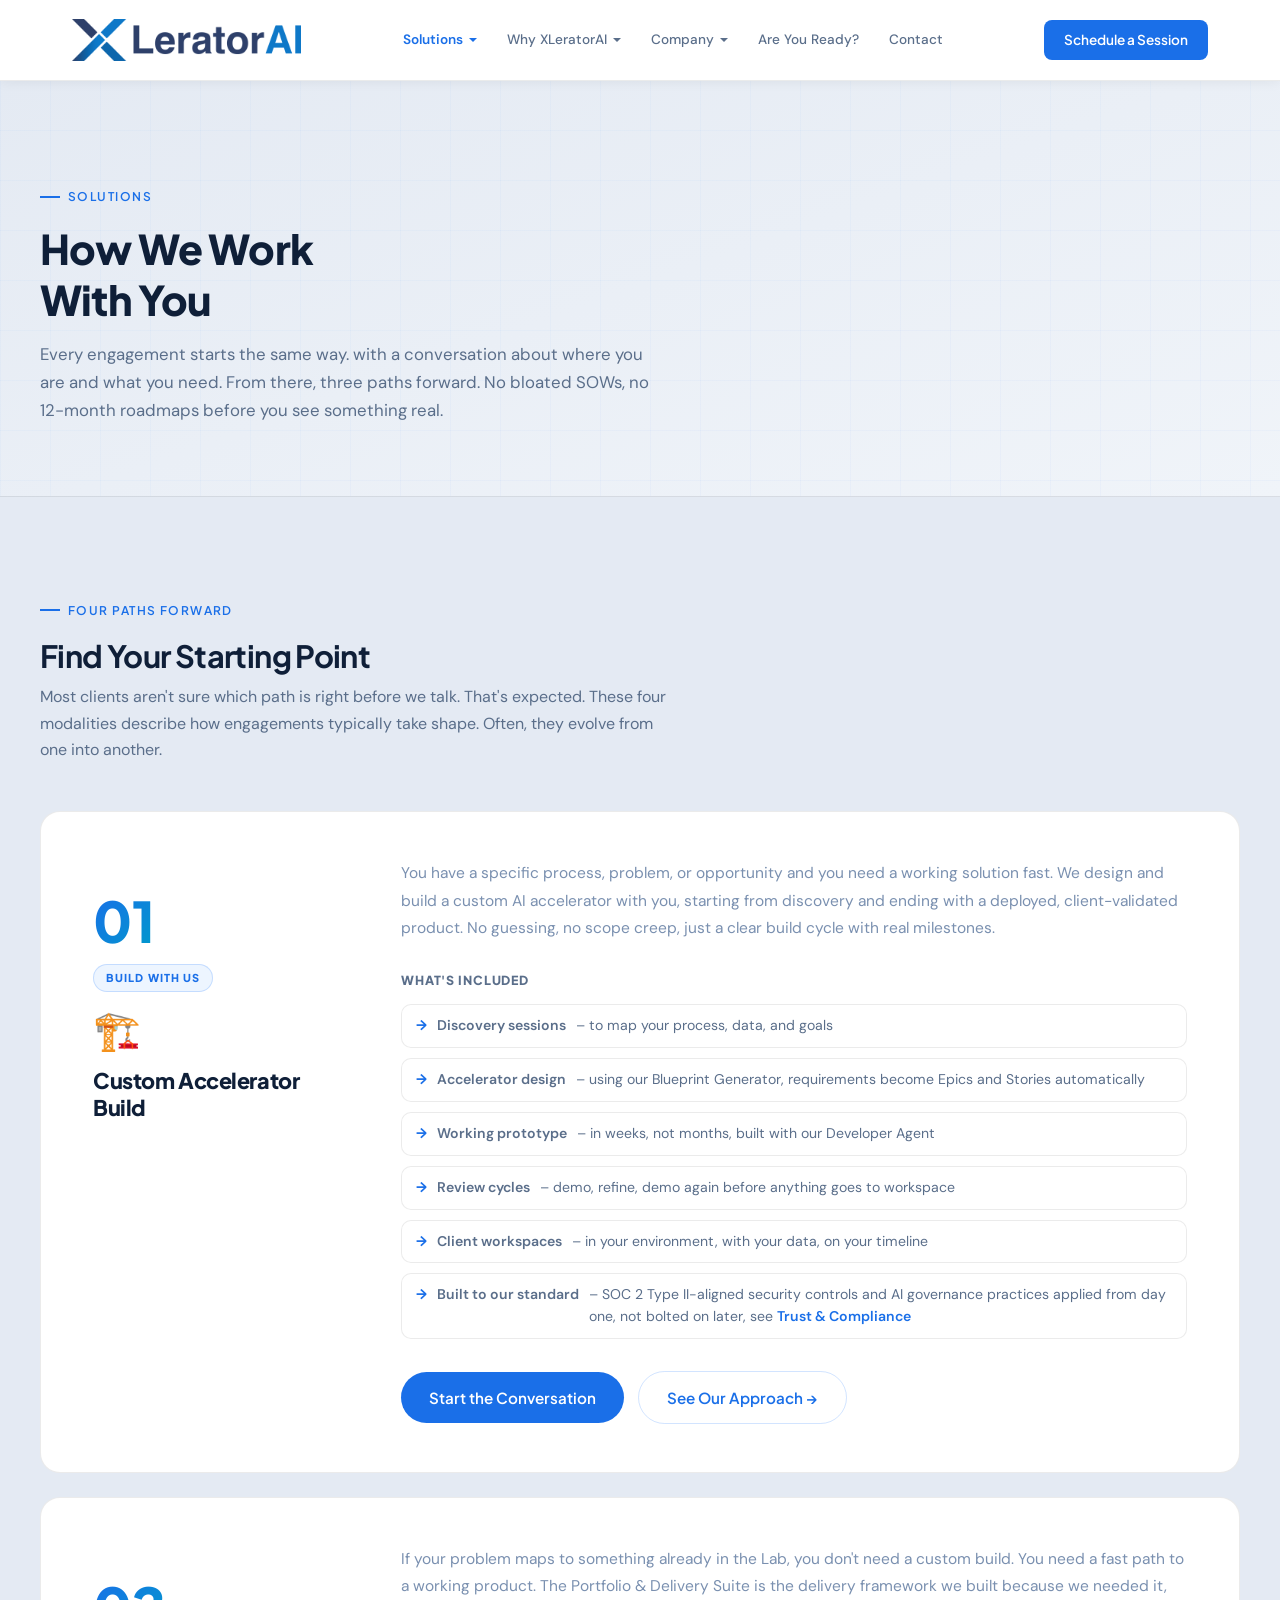
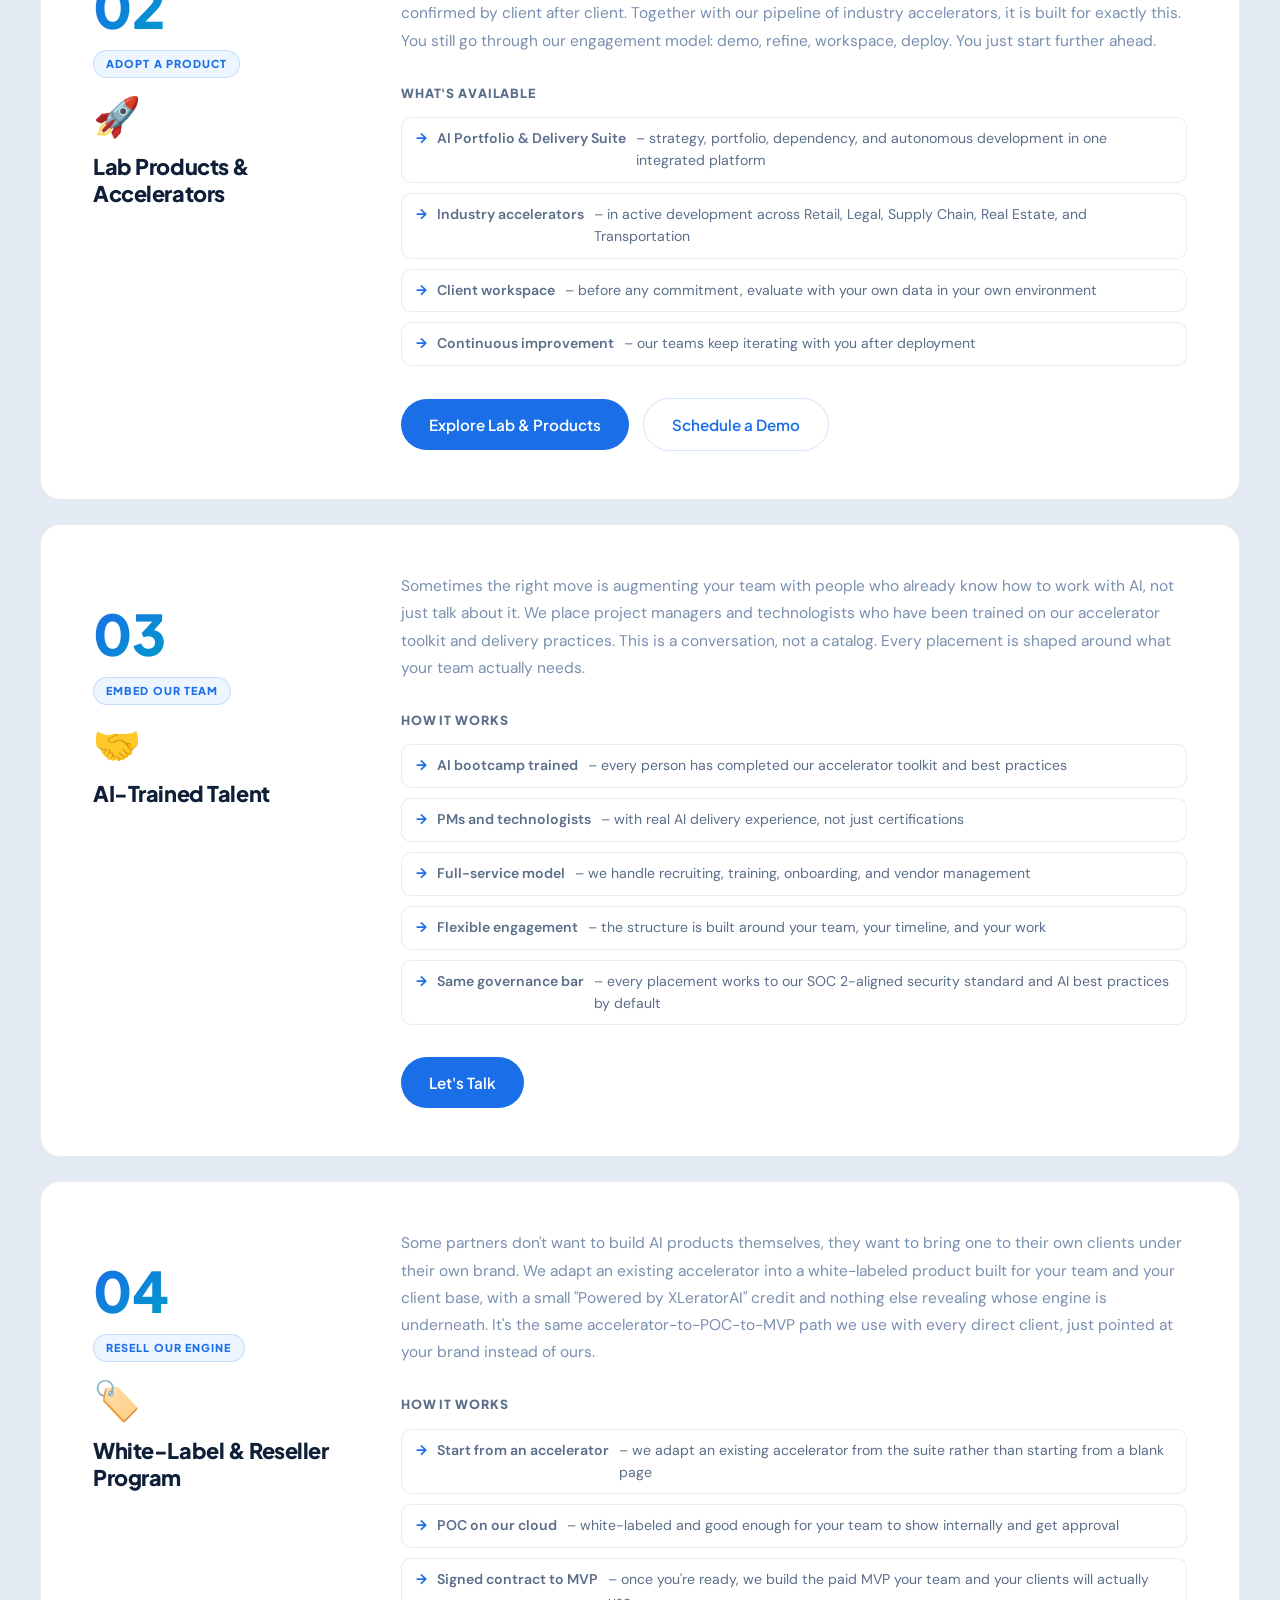
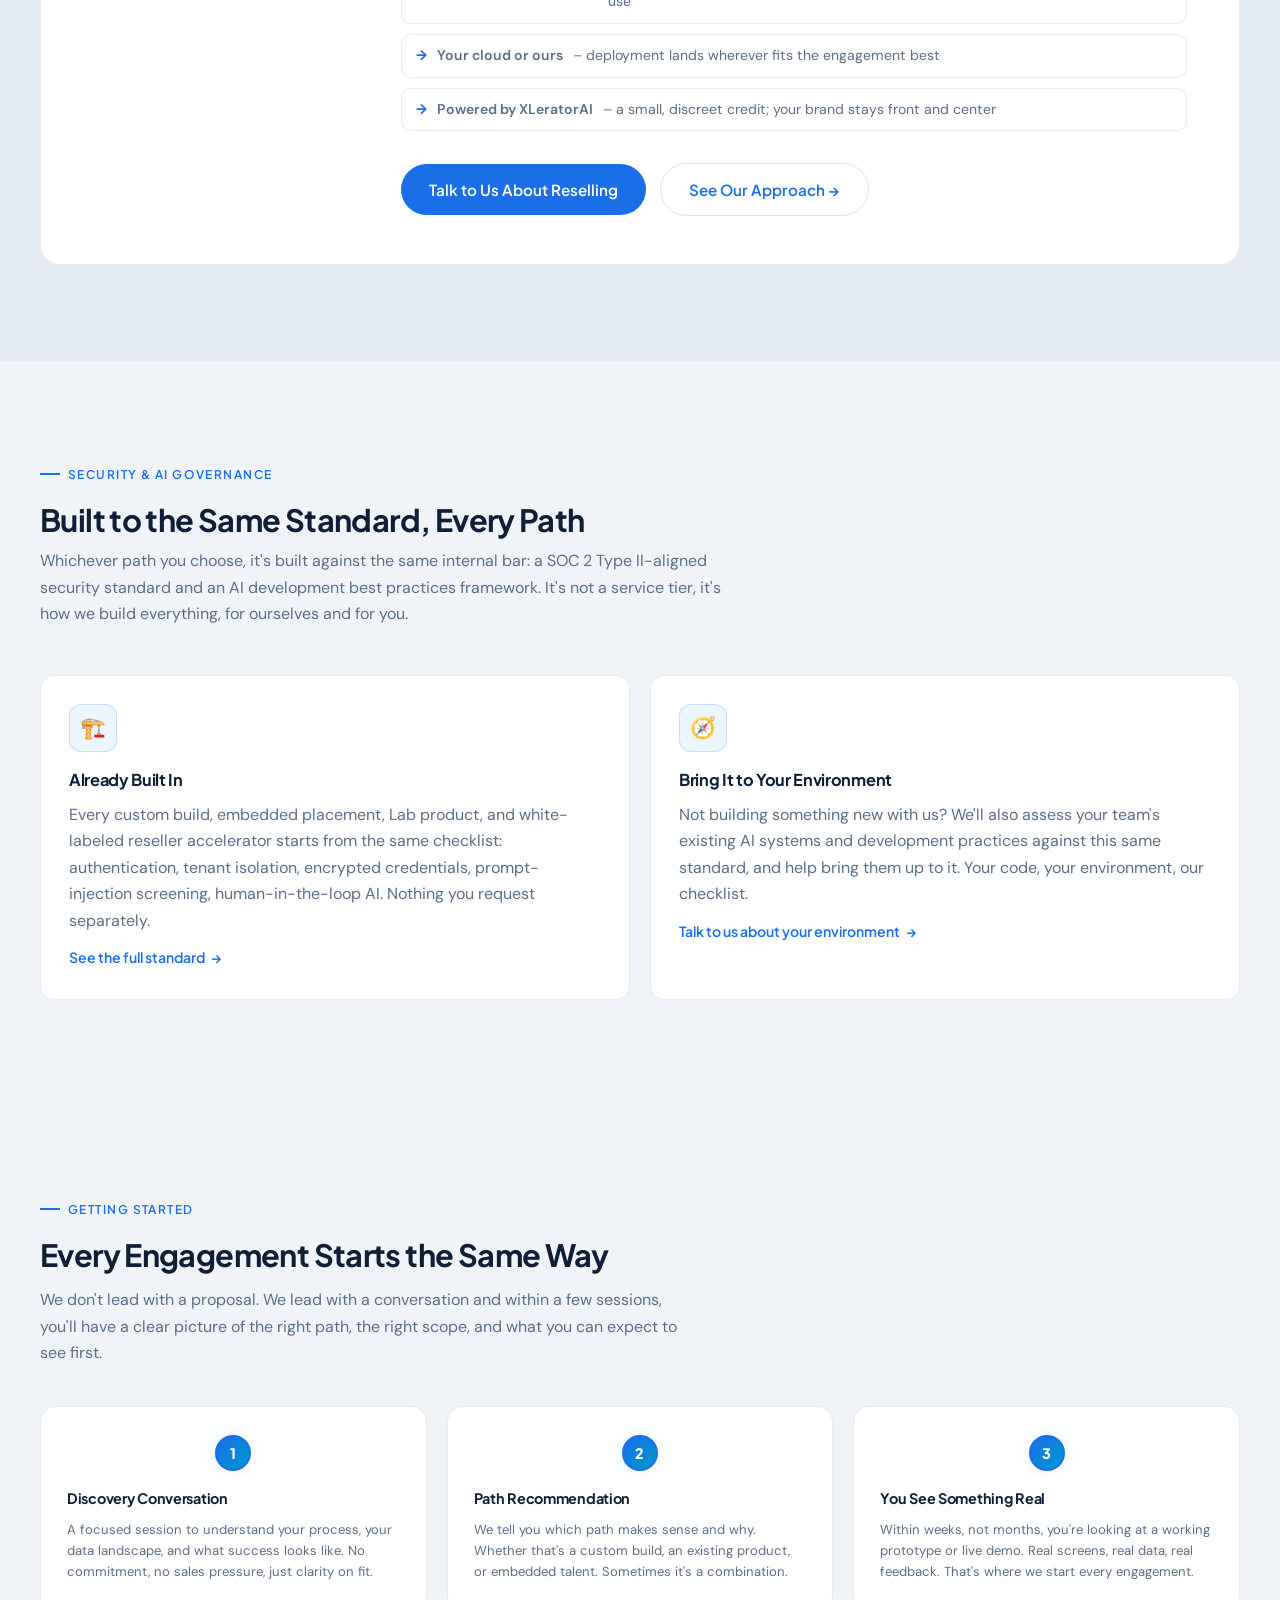
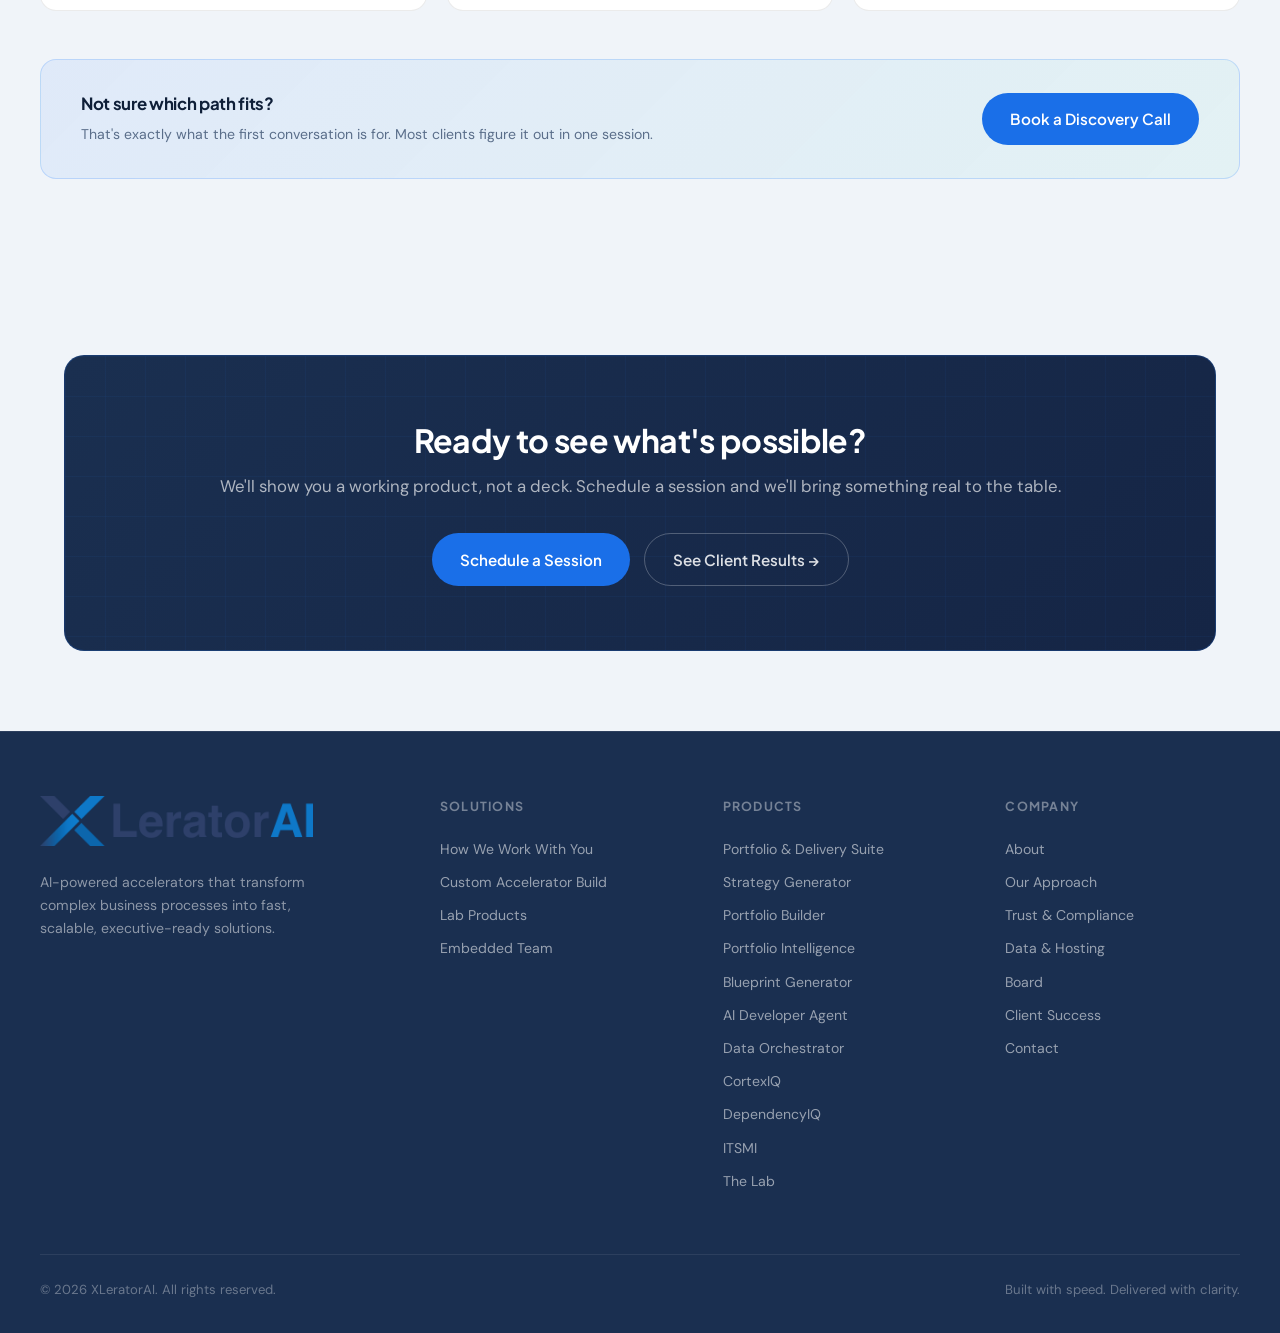
<file: solutions.html>
<!DOCTYPE html>
<html lang="en">
<head>
  <meta charset="UTF-8" />
  <title>Solutions – XLeratorAI</title>
  <meta name="viewport" content="width=device-width, initial-scale=1" />
  <meta name="description" content="How XLeratorAI works with you: build a custom accelerator, adopt a product, embed an AI-trained team, or white-label ours as your own. Every engagement starts with a conversation." />
  <link rel="icon" type="image/png" href="img/favicon.png" />
  <link rel="preconnect" href="https://fonts.googleapis.com" />
  <link rel="preconnect" href="https://fonts.gstatic.com" crossorigin />
  <link href="https://fonts.googleapis.com/css2?family=Plus+Jakarta+Sans:wght@400;500;600;700;800&family=DM+Sans:ital,opsz,wght@0,9..40,300;0,9..40,400;0,9..40,500;1,9..40,300&display=swap" rel="stylesheet" />
  <link rel="stylesheet" href="css/styles.css" />
  <style>

    /* ── PATH CARDS ── */
    .path-stack {
      display: flex;
      flex-direction: column;
      gap: 24px;
      margin-top: 48px;
    }
    .path-card {
      background: var(--card);
      border: 1px solid var(--border);
      border-radius: 20px;
      padding: 48px 52px;
      display: grid;
      grid-template-columns: 260px 1fr;
      gap: 48px;
      align-items: start;
      transition: border-color 0.2s, box-shadow 0.2s;
      position: relative;
      overflow: hidden;
    }
    .path-card::before {
      content: '';
      position: absolute;
      top: 0; left: 0; right: 0;
      height: 3px;
      background: linear-gradient(90deg, var(--blue), var(--cyan));
      opacity: 0;
      transition: opacity 0.2s;
    }
    .path-card:hover {
      border-color: rgba(31,123,255,0.3);
      box-shadow: 0 0 40px rgba(31,123,255,0.08);
    }
    .path-card:hover::before { opacity: 1; }

    .path-left {
      display: flex;
      flex-direction: column;
      align-items: flex-start;
      gap: 16px;
      position: sticky;
      top: 32px;
    }
    .path-num {
      font-family: 'Plus Jakarta Sans', sans-serif;
      font-size: 3.5rem;
      font-weight: 800;
      background: linear-gradient(135deg, var(--blue), var(--cyan));
      -webkit-background-clip: text;
      -webkit-text-fill-color: transparent;
      background-clip: text;
      line-height: 1;
    }
    .path-label {
      display: inline-block;
      font-family: 'Plus Jakarta Sans', sans-serif;
      font-size: 0.68rem;
      font-weight: 800;
      letter-spacing: 0.1em;
      text-transform: uppercase;
      color: var(--blue);
      background: rgba(31,123,255,0.08);
      border: 1px solid rgba(31,123,255,0.2);
      border-radius: 20px;
      padding: 4px 12px;
    }
    .path-icon {
      font-size: 2.4rem;
      line-height: 1;
      margin-top: 4px;
    }
    .path-left h2 {
      font-family: 'Plus Jakarta Sans', sans-serif;
      font-size: 1.35rem;
      font-weight: 800;
      color: var(--white);
      line-height: 1.25;
      margin: 0;
    }

    .path-right p.lead {
      font-size: 0.97rem;
      color: var(--muted-light, var(--muted));
      line-height: 1.75;
      margin-bottom: 28px;
    }
    .path-right h4 {
      font-family: 'Plus Jakarta Sans', sans-serif;
      font-size: 0.78rem;
      font-weight: 800;
      letter-spacing: 0.07em;
      text-transform: uppercase;
      color: var(--muted);
      margin-bottom: 14px;
    }
    .path-bullets {
      list-style: none;
      padding: 0;
      margin: 0 0 32px;
      display: flex;
      flex-direction: column;
      gap: 10px;
    }
    .path-bullets li {
      display: flex;
      align-items: baseline;
      gap: 10px;
      font-size: 0.88rem;
      color: var(--muted);
      line-height: 1.55;
      padding: 10px 14px;
      background: rgba(255,255,255,0.02);
      border: 1px solid var(--border);
      border-radius: 10px;
    }
    .path-bullets li::before {
      content: '→';
      color: var(--blue);
      font-weight: 700;
      flex-shrink: 0;
    }
    .path-bullets li strong {
      color: var(--white);
      font-weight: 600;
      flex-shrink: 0;
      white-space: nowrap;
    }
    .path-bullets li .path-desc {
      flex: 1;
    }
    .path-cta {
      display: flex;
      align-items: center;
      gap: 14px;
      flex-wrap: wrap;
    }

    /* ── HOW IT STARTS ── */
    .starts-grid {
      display: grid;
      grid-template-columns: repeat(3, 1fr);
      gap: 20px;
      margin-top: 40px;
    }
    .starts-card {
      background: var(--card);
      border: 1px solid var(--border);
      border-radius: 16px;
      padding: 28px 26px;
    }
    .starts-card .step-num {
      width: 36px;
      height: 36px;
      border-radius: 50%;
      background: linear-gradient(135deg, var(--blue), var(--cyan));
      color: #fff;
      font-family: 'Plus Jakarta Sans', sans-serif;
      font-weight: 800;
      font-size: 0.9rem;
      display: flex;
      align-items: center;
      justify-content: center;
      margin-bottom: 16px;
    }
    .starts-card h4 {
      font-family: 'Plus Jakarta Sans', sans-serif;
      font-size: 0.9rem;
      font-weight: 700;
      color: var(--white);
      margin-bottom: 8px;
    }
    .starts-card p {
      font-size: 0.82rem;
      color: var(--muted);
      line-height: 1.6;
      margin: 0;
    }

    /* ── NOT SURE BANNER ── */
    .not-sure-banner {
      background: linear-gradient(135deg, rgba(31,123,255,0.08), rgba(0,204,153,0.05));
      border: 1px solid rgba(31,123,255,0.2);
      border-radius: 16px;
      padding: 32px 40px;
      display: flex;
      align-items: center;
      justify-content: space-between;
      gap: 32px;
      flex-wrap: wrap;
      margin-top: 48px;
    }
    .not-sure-banner h3 {
      font-family: 'Plus Jakarta Sans', sans-serif;
      font-size: 1.05rem;
      font-weight: 700;
      color: var(--white);
      margin-bottom: 6px;
    }
    .not-sure-banner p {
      font-size: 0.88rem;
      color: var(--muted);
      margin: 0;
    }

    /* ── RESPONSIVE ── */
    @media (max-width: 900px) {
      .path-card {
        grid-template-columns: 1fr;
        gap: 24px;
        padding: 32px;
      }
      .path-left { position: static; flex-direction: row; flex-wrap: wrap; align-items: center; gap: 12px; }
      .path-num { font-size: 2.2rem; }
      .path-left h2 { width: 100%; }
      .starts-grid { grid-template-columns: 1fr; }
      .not-sure-banner { flex-direction: column; align-items: flex-start; }
    }
    @media (max-width: 600px) {
      .path-card { padding: 24px 20px; }
    }
  </style>
</head>
<body>

  <header class="site-header">
    <div class="nav-container">
      <a href="index.html" class="logo"><img src="img/logo-medium.png" alt="XLeratorAI" /></a>
      <nav class="main-nav">
        <div class="nav-dropdown">
          <span class="nav-dropdown-trigger">Solutions <span class="nav-arrow"></span></span>
          <div class="nav-dropdown-menu">
            <a href="solutions.html" class="active">Solutions<span class="dropdown-desc">How we work with you</span></a>
            <a href="lab.html">Lab &amp; Products<span class="dropdown-desc">PMO, Strategy &amp; Portfolio Accelerators</span></a>
            <a href="data-hosting.html">Data &amp; Hosting<span class="dropdown-desc">Security, compliance &amp; infrastructure</span></a>
          </div>
        </div>
        <div class="nav-dropdown">
          <span class="nav-dropdown-trigger">Why XLeratorAI <span class="nav-arrow"></span></span>
          <div class="nav-dropdown-menu">
            <a href="approach.html">Our Approach<span class="dropdown-desc">How we accelerate outcomes</span></a>
            <a href="trust.html">Trust &amp; Compliance<span class="dropdown-desc">SOC 2 Type II &amp; AI best practices</span></a>
            <a href="success.html">Client Success<span class="dropdown-desc">Case studies &amp; results</span></a>
          </div>
        </div>
        <div class="nav-dropdown">
          <span class="nav-dropdown-trigger">Company <span class="nav-arrow"></span></span>
          <div class="nav-dropdown-menu">
            <a href="about.html">About<span class="dropdown-desc">Our team &amp; mission</span></a>
            <a href="board.html">Board<span class="dropdown-desc">Board of directors</span></a>
          </div>
        </div>
        <a href="survey.html">Are You Ready?</a>
        <a href="contact.html">Contact</a>
      </nav>
      <a href="contact.html" class="btn-cta">Schedule a Session</a>
      <button class="nav-hamburger" aria-label="Menu">
        <span></span><span></span><span></span>
      </button>
    </div>
  </header>
  <div class="mobile-nav-overlay" id="mobileNav">
    <div class="mobile-nav-group">
      <span class="mobile-nav-group-label">Solutions</span>
      <a href="solutions.html" class="active">Solutions</a>
      <a href="lab.html">Lab &amp; Products</a>
      <a href="data-hosting.html">Data &amp; Hosting</a>
    </div>
    <div class="mobile-nav-group">
      <span class="mobile-nav-group-label">Why XLeratorAI</span>
      <a href="approach.html">Our Approach</a>
      <a href="trust.html">Trust &amp; Compliance</a>
      <a href="success.html">Client Success</a>
    </div>
    <div class="mobile-nav-group">
      <span class="mobile-nav-group-label">Company</span>
      <a href="about.html">About</a>
      <a href="board.html">Board</a>
    </div>
    <a href="survey.html">Are You Ready?</a>
    <a href="contact.html" class="mobile-nav-cta">Schedule a Session</a>
  </div>

  <main>

    <!-- ══ PAGE HERO ══ -->
    <section class="page-hero">
      <div class="page-hero-inner">
        <div class="section-label">Solutions</div>
        <h1>How We Work<br/>With You</h1>
        <p style="max-width:620px;">
          Every engagement starts the same way. with a conversation about where you are and what
          you need. From there, three paths forward. No bloated SOWs, no 12-month roadmaps
          before you see something real.
        </p>  
      </div>
    </section>

    <!-- ══ THREE PATHS ══ -->
    <section class="section section-alt">
      <div class="section-inner">
        <div class="section-label">Four Paths Forward</div>
        <h2 style="color:var(--white);margin-bottom:8px;">Find Your Starting Point</h2>
        <p style="max-width:640px;">
          Most clients aren't sure which path is right before we talk. That's expected.
          These four modalities describe how engagements typically take shape. Often, they evolve from one into another.
        </p>

        <div class="path-stack">

          <!-- PATH 1: BUILD -->
          <div class="path-card">
            <div class="path-left">
              <div class="path-num">01</div>
              <span class="path-label">Build With Us</span>
              <div class="path-icon">🏗️</div>
              <h2>Custom Accelerator Build</h2>
            </div>
            <div class="path-right">
              <p class="lead">
                You have a specific process, problem, or opportunity and you need a working solution fast.
                We design and build a custom AI accelerator with you, starting from discovery and ending
                with a deployed, client-validated product. No guessing, no scope creep, just a clear
                build cycle with real milestones.
              </p>
              <h4>What's included</h4>
              <ul class="path-bullets">
                <li><strong>Discovery sessions</strong><span class="path-desc"> – to map your process, data, and goals</span></li>
                <li><strong>Accelerator design</strong><span class="path-desc"> – using our Blueprint Generator, requirements become Epics and Stories automatically</span></li>
                <li><strong>Working prototype</strong><span class="path-desc"> – in weeks, not months, built with our Developer Agent</span></li>
                <li><strong>Review cycles</strong><span class="path-desc"> – demo, refine, demo again before anything goes to workspace</span></li>
                <li><strong>Client workspaces</strong><span class="path-desc"> – in your environment, with your data, on your timeline</span></li>
                <li><strong>Built to our standard</strong><span class="path-desc"> – SOC 2 Type II-aligned security controls and AI governance practices applied from day one, not bolted on later, see <a href="trust.html" style="color:var(--blue);font-weight:600;">Trust &amp; Compliance</a></span></li>
              </ul>
              <div class="path-cta">
                <a href="contact.html" class="btn-primary">Start the Conversation</a>
                <a href="approach.html" class="btn-ghost">See Our Approach →</a>
              </div>
            </div>
          </div>

          <!-- PATH 2: ADOPT -->
          <div class="path-card">
            <div class="path-left">
              <div class="path-num">02</div>
              <span class="path-label">Adopt a Product</span>
              <div class="path-icon">🚀</div>
              <h2>Lab Products &amp; Accelerators</h2>
            </div>
            <div class="path-right">
              <p class="lead">
                If your problem maps to something already in the Lab, you don't need a custom build.
                You need a fast path to a working product. The Portfolio &amp; Delivery Suite is the delivery framework
                we built because we needed it, confirmed by client after client. Together with our pipeline of
                industry accelerators, it is built for exactly this. You still go through our engagement model:
                demo, refine, workspace, deploy. You just start further ahead.
              </p>
              <h4>What's available</h4>
              <ul class="path-bullets">
                <li><strong>AI Portfolio &amp; Delivery Suite</strong><span class="path-desc"> – strategy, portfolio, dependency, and autonomous development in one integrated platform</span></li>
                <li><strong>Industry accelerators</strong><span class="path-desc"> – in active development across Retail, Legal, Supply Chain, Real Estate, and Transportation</span></li>
                <li><strong>Client workspace</strong><span class="path-desc"> – before any commitment, evaluate with your own data in your own environment</span></li>
                <li><strong>Continuous improvement</strong><span class="path-desc"> – our teams keep iterating with you after deployment</span></li>
              </ul>
              <div class="path-cta">
                <a href="lab.html" class="btn-primary">Explore Lab &amp; Products</a>
                <a href="contact.html" class="btn-ghost">Schedule a Demo</a>
              </div>
            </div>
          </div>

          <!-- PATH 3: EMBED -->
          <div class="path-card">
            <div class="path-left">
              <div class="path-num">03</div>
              <span class="path-label">Embed Our Team</span>
              <div class="path-icon">🤝</div>
              <h2>AI-Trained Talent</h2>
            </div>
            <div class="path-right">
              <p class="lead">
                Sometimes the right move is augmenting your team with people who already know how to
                work with AI, not just talk about it. We place project managers and technologists
                who have been trained on our accelerator toolkit and delivery practices. This is a
                conversation, not a catalog. Every placement is shaped around what your team actually needs.
              </p>
              <h4>How it works</h4>
              <ul class="path-bullets">
                <li><strong>AI bootcamp trained</strong><span class="path-desc"> – every person has completed our accelerator toolkit and best practices</span></li>
                <li><strong>PMs and technologists</strong><span class="path-desc"> – with real AI delivery experience, not just certifications</span></li>
                <li><strong>Full-service model</strong><span class="path-desc"> – we handle recruiting, training, onboarding, and vendor management</span></li>
                <li><strong>Flexible engagement</strong><span class="path-desc"> – the structure is built around your team, your timeline, and your work</span></li>
                <li><strong>Same governance bar</strong><span class="path-desc"> – every placement works to our SOC 2-aligned security standard and AI best practices by default</span></li>
              </ul>
              <div class="path-cta">
                <a href="contact.html" class="btn-primary">Let's Talk</a>
              </div>
            </div>
          </div>

          <!-- PATH 4: RESELLER -->
          <div class="path-card">
            <div class="path-left">
              <div class="path-num">04</div>
              <span class="path-label">Resell Our Engine</span>
              <div class="path-icon">🏷️</div>
              <h2>White-Label &amp; Reseller Program</h2>
            </div>
            <div class="path-right">
              <p class="lead">
                Some partners don't want to build AI products themselves, they want to bring one to their
                own clients under their own brand. We adapt an existing accelerator into a white-labeled
                product built for your team and your client base, with a small "Powered by XLeratorAI"
                credit and nothing else revealing whose engine is underneath. It's the same
                accelerator-to-POC-to-MVP path we use with every direct client, just pointed at your brand
                instead of ours.
              </p>
              <h4>How it works</h4>
              <ul class="path-bullets">
                <li><strong>Start from an accelerator</strong><span class="path-desc"> – we adapt an existing accelerator from the suite rather than starting from a blank page</span></li>
                <li><strong>POC on our cloud</strong><span class="path-desc"> – white-labeled and good enough for your team to show internally and get approval</span></li>
                <li><strong>Signed contract to MVP</strong><span class="path-desc"> – once you're ready, we build the paid MVP your team and your clients will actually use</span></li>
                <li><strong>Your cloud or ours</strong><span class="path-desc"> – deployment lands wherever fits the engagement best</span></li>
                <li><strong>Powered by XLeratorAI</strong><span class="path-desc"> – a small, discreet credit; your brand stays front and center</span></li>
              </ul>
              <div class="path-cta">
                <a href="contact.html" class="btn-primary">Talk to Us About Reselling</a>
                <a href="approach.html" class="btn-ghost">See Our Approach →</a>
              </div>
            </div>
          </div>

        </div>
      </div>
    </section>

    <!-- ══ SECURITY & AI GOVERNANCE ══ -->
    <section class="section" id="security-governance">
      <div class="section-inner">
        <div class="section-label">Security &amp; AI Governance</div>
        <h2 style="color:var(--white);margin-bottom:8px;">Built to the Same Standard, Every Path</h2>
        <p style="max-width:700px;">
          Whichever path you choose, it's built against the same internal bar: a SOC 2 Type II-aligned
          security standard and an AI development best practices framework. It's not a service tier,
          it's how we build everything, for ourselves and for you.
        </p>
        <div class="grid two">
          <div class="card">
            <div class="icon-circle">🏗️</div>
            <h3>Already Built In</h3>
            <p>
              Every custom build, embedded placement, Lab product, and white-labeled reseller
              accelerator starts from the same checklist: authentication, tenant isolation,
              encrypted credentials, prompt-injection screening, human-in-the-loop AI. Nothing you
              request separately.
            </p>
            <a href="trust.html" class="link-arrow" style="margin-top:12px;">See the full standard</a>
          </div>
          <div class="card">
            <div class="icon-circle">🧭</div>
            <h3>Bring It to Your Environment</h3>
            <p>
              Not building something new with us? We'll also assess your team's existing AI systems
              and development practices against this same standard, and help bring them up to it.
              Your code, your environment, our checklist.
            </p>
            <a href="contact.html" class="link-arrow" style="margin-top:12px;">Talk to us about your environment</a>
          </div>
        </div>
      </div>
    </section>

    <!-- ══ HOW IT STARTS ══ -->
    <section class="section">
      <div class="section-inner">
        <div class="section-label">Getting Started</div>
        <h2 style="color:var(--white);margin-bottom:12px;">Every Engagement Starts the Same Way</h2>
        <p style="max-width:660px;">
          We don't lead with a proposal. We lead with a conversation and within a few sessions,
          you'll have a clear picture of the right path, the right scope, and what you can expect to see first.
        </p>

        <div class="starts-grid">
          <div class="starts-card">
            <div class="step-num">1</div>
            <h4>Discovery Conversation</h4>
            <p>A focused session to understand your process, your data landscape, and what success looks like. No commitment, no sales pressure, just clarity on fit.</p>
          </div>
          <div class="starts-card">
            <div class="step-num">2</div>
            <h4>Path Recommendation</h4>
            <p>We tell you which path makes sense and why. Whether that's a custom build, an existing product, or embedded talent. Sometimes it's a combination.</p>
          </div>
          <div class="starts-card">
            <div class="step-num">3</div>
            <h4>You See Something Real</h4>
            <p>Within weeks, not months, you're looking at a working prototype or live demo. Real screens, real data, real feedback. That's where we start every engagement.</p>
          </div>
        </div>

        <div class="not-sure-banner">
          <div>
            <h3>Not sure which path fits?</h3>
            <p>That's exactly what the first conversation is for. Most clients figure it out in one session.</p>
          </div>
          <a href="contact.html" class="btn-primary">Book a Discovery Call</a>
        </div>
      </div>
    </section>

    <!-- ══ CTA ══ -->
    <section class="section" style="padding:80px 32px;">
      <div class="cta-banner">
        <h2>Ready to see what's possible?</h2>
        <p>We'll show you a working product, not a deck. Schedule a session and we'll bring something real to the table.</p>
        <div class="cta-actions">
          <a href="contact.html" class="btn-primary">Schedule a Session</a>
          <a href="success.html" class="btn-ghost">See Client Results →</a>
        </div>
      </div>
    </section>

  </main>

  <footer class="site-footer">
    <div class="footer-inner">
      <div class="footer-top">
        <div class="footer-brand">
          <img src="img/logo-medium.png" alt="XLeratorAI" />
          <p>AI-powered accelerators that transform complex business processes into fast, scalable, executive-ready solutions.</p>
        </div>
        <div class="footer-col">
          <h4>Solutions</h4>
          <a href="solutions.html">How We Work With You</a>
          <a href="solutions.html">Custom Accelerator Build</a>
          <a href="solutions.html">Lab Products</a>
          <a href="solutions.html">Embedded Team</a>
        </div>
        <div class="footer-col">
          <h4>Products</h4>
          <a href="lab.html">Portfolio &amp; Delivery Suite</a>
          <a href="lab.html">Strategy Generator</a>
          <a href="lab.html">Portfolio Builder</a>
          <a href="lab.html">Portfolio Intelligence</a>
          <a href="lab.html">Blueprint Generator</a>
          <a href="lab.html">AI Developer Agent</a>
          <a href="lab.html">Data Orchestrator</a>
          <a href="lab.html">CortexIQ</a>
          <a href="lab.html">DependencyIQ</a>
          <a href="lab.html">ITSMI</a>
          <a href="lab.html">The Lab</a>
        </div>
        <div class="footer-col">
          <h4>Company</h4>
          <a href="about.html">About</a>
          <a href="approach.html">Our Approach</a>
          <a href="trust.html">Trust &amp; Compliance</a>
          <a href="data-hosting.html">Data &amp; Hosting</a>
          <a href="board.html">Board</a>
          <a href="success.html">Client Success</a>
          <a href="contact.html">Contact</a>
        </div>
      </div>
      <div class="footer-bottom">
        <p>© 2026 XLeratorAI. All rights reserved.</p>
        <p>Built with speed. Delivered with clarity.</p>
      </div>
    </div>
  </footer>

  <script src="js/main.js"></script>
</body>
</html>
</file>
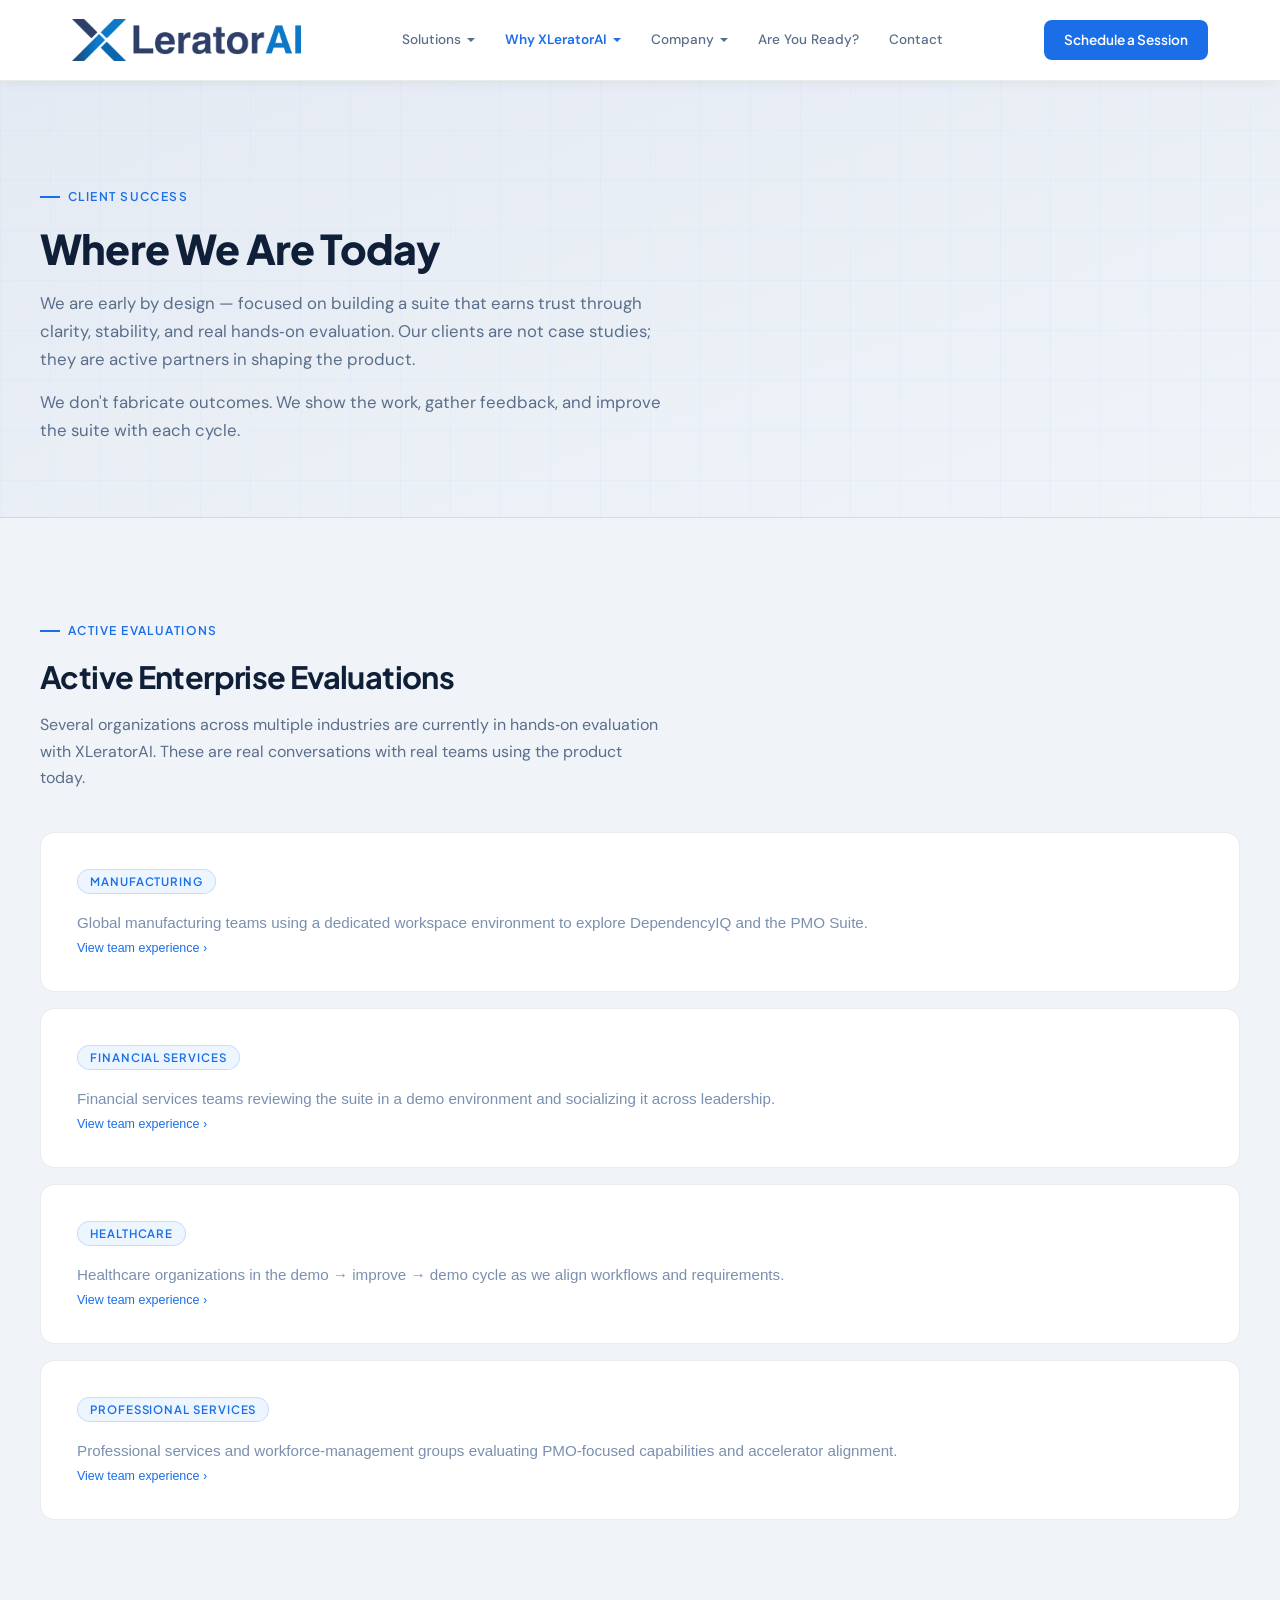
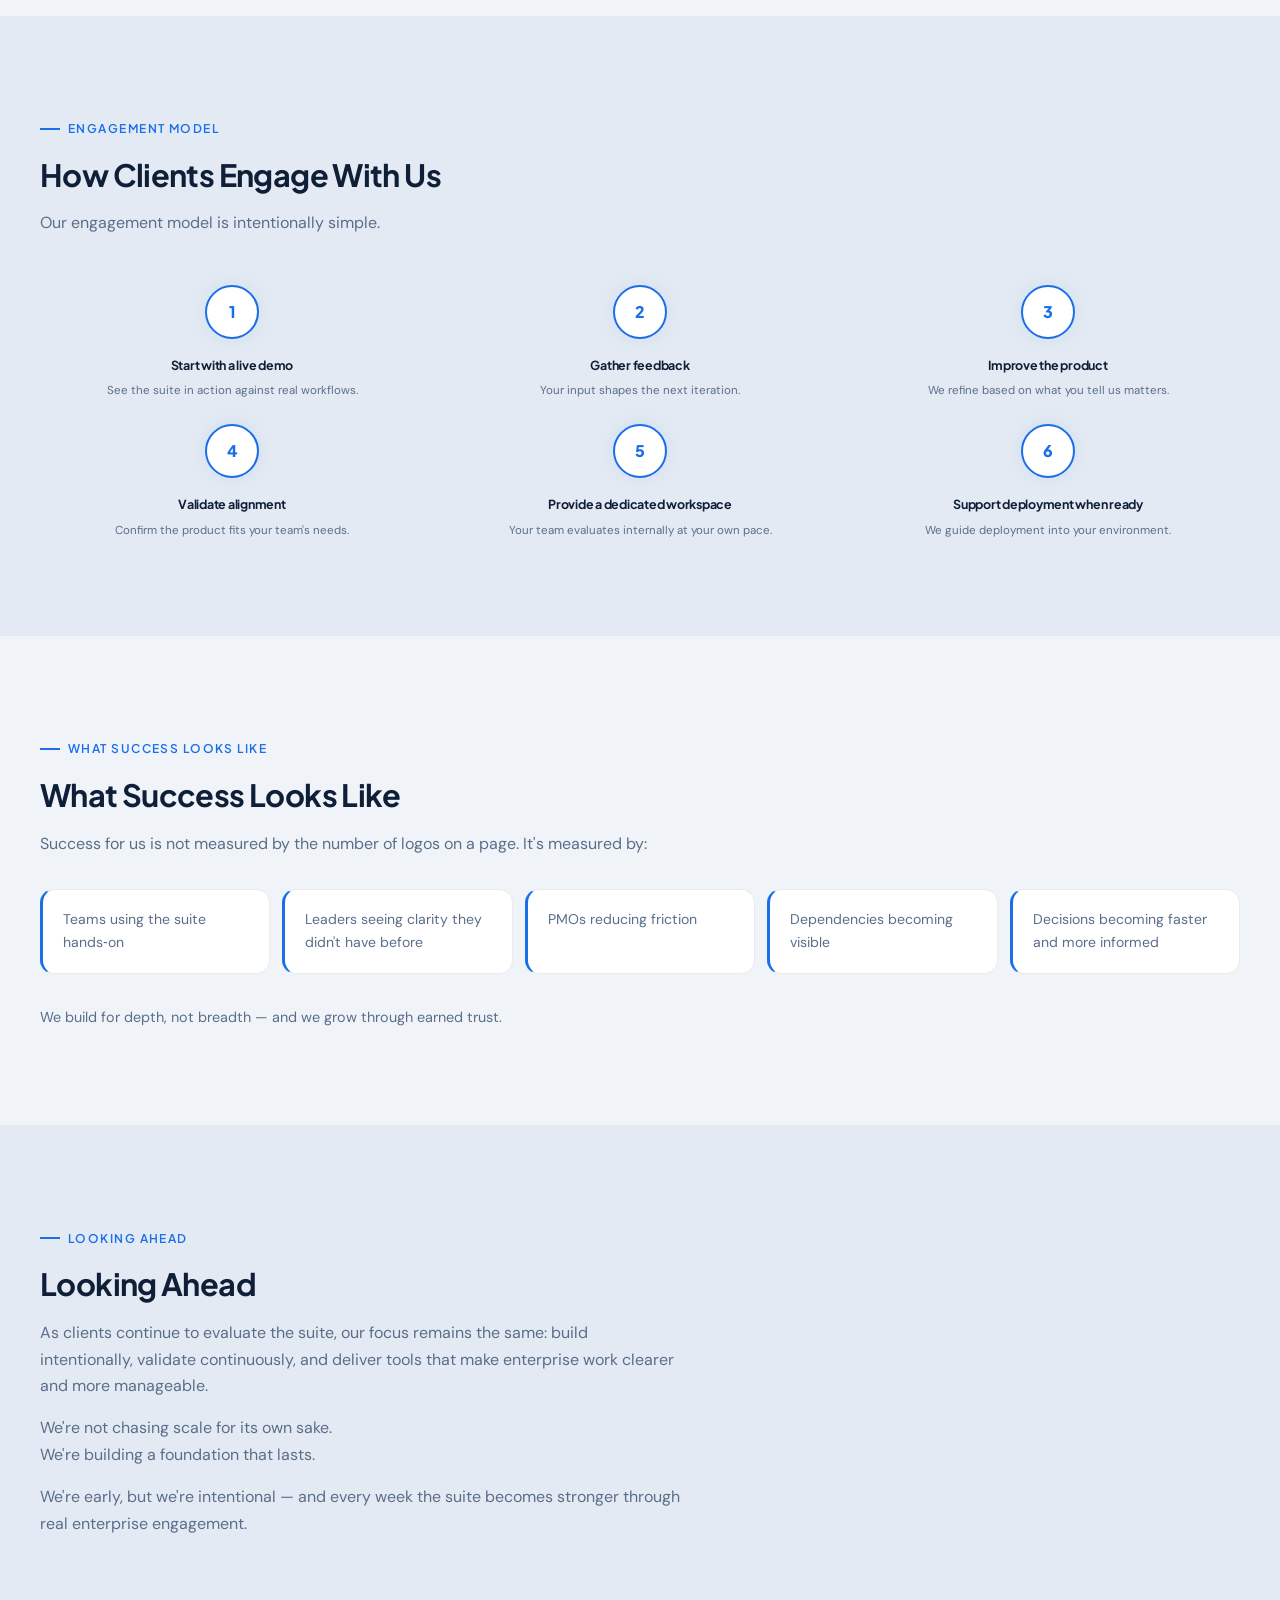
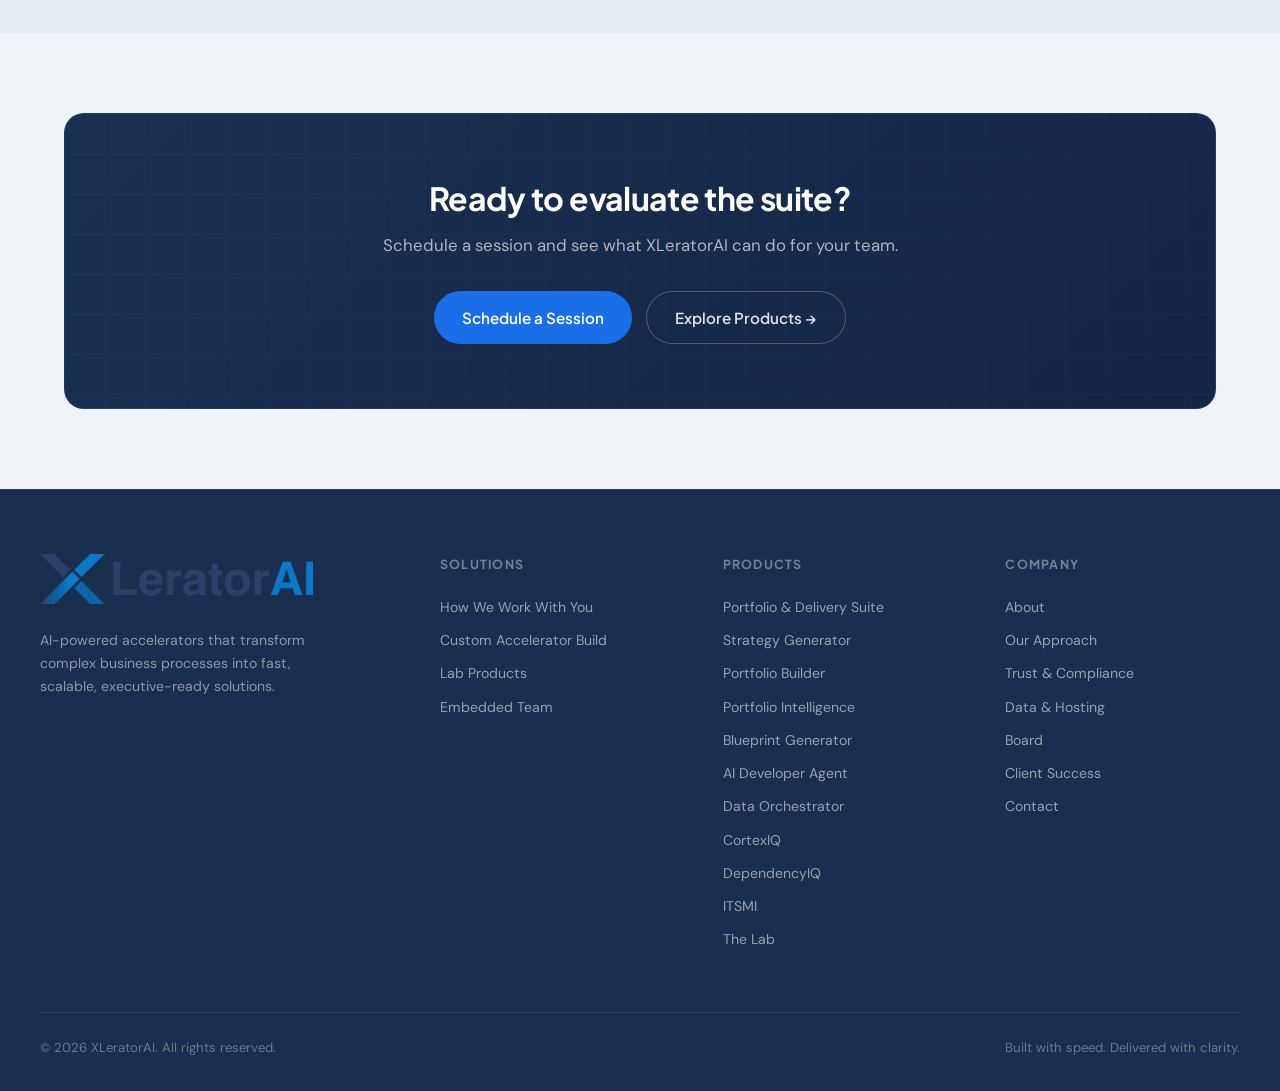
<file: success.html>
<!DOCTYPE html>
<html lang="en">
<head>
  <meta charset="UTF-8" />
  <title>Client Success – XLeratorAI</title>
  <meta name="viewport" content="width=device-width, initial-scale=1" />
  <link rel="icon" type="image/png" href="img/favicon.png" />
  <link rel="preconnect" href="https://fonts.googleapis.com" />
  <link rel="preconnect" href="https://fonts.gstatic.com" crossorigin />
  <link href="https://fonts.googleapis.com/css2?family=Plus+Jakarta+Sans:wght@400;500;600;700;800&family=DM+Sans:ital,opsz,wght@0,9..40,300;0,9..40,400;0,9..40,500;1,9..40,300&display=swap" rel="stylesheet" />
  <meta name="description" content="How XLeratorAI engages clients — active enterprise evaluations, an honest development cycle, and success measured by real hands-on use." />
  <link rel="stylesheet" href="css/styles.css" />
  <style>
    .engage-steps {
      display: grid;
      grid-template-columns: repeat(3, 1fr);
      gap: 24px;
      margin-top: 48px;
    }
    .engage-step { text-align: center; padding: 0 8px; }
    .engage-num {
      width: 54px; height: 54px;
      border-radius: 50%;
      background: var(--card);
      border: 2px solid var(--blue);
      display: flex;
      align-items: center;
      justify-content: center;
      font-family: 'Plus Jakarta Sans', sans-serif;
      font-size: 1rem;
      font-weight: 800;
      color: var(--blue);
      margin: 0 auto 16px;
      box-shadow: 0 0 20px rgba(31,123,255,0.1);
    }
    .engage-step h4 {
      font-family: 'Plus Jakarta Sans', sans-serif;
      font-size: 0.78rem;
      font-weight: 700;
      color: var(--text);
      margin-bottom: 6px;
    }
    .engage-step p { font-size: 0.72rem; color: var(--muted); }
    .success-metrics {
      display: grid;
      grid-template-columns: repeat(auto-fit, minmax(220px, 1fr));
      gap: 12px;
      margin-top: 32px;
    }
    .success-metric {
      background: var(--card);
      border: 1px solid var(--border);
      border-left: 3px solid var(--blue);
      border-radius: var(--radius);
      padding: 18px 20px;
      font-size: 0.88rem;
      color: var(--muted);
    }
    @media (max-width: 900px) {
      .engage-steps { grid-template-columns: 1fr; }
    }

    /* ── Industry card buttons ── */
    .eval-card-btn {
      background: none;
      border: none;
      padding: 0;
      width: 100%;
      text-align: left;
      cursor: pointer;
    }
    .eval-card-btn .card.case-study-card {
      transition: border-color 0.2s, box-shadow 0.2s;
    }
    .eval-card-btn:hover .card.case-study-card,
    .eval-card-btn:focus-visible .card.case-study-card {
      border-color: var(--blue);
      box-shadow: 0 0 0 1px var(--blue), 0 4px 24px rgba(31,123,255,0.12);
      outline: none;
    }
    .eval-card-arrow {
      font-size: 0.78rem;
      color: var(--blue);
      margin-top: 10px;
      display: flex;
      align-items: center;
      gap: 4px;
    }

    /* ── Industry modals ── */
    .industry-modal-overlay {
      display: none;
      position: fixed;
      inset: 0;
      background: rgba(0,0,0,0.72);
      z-index: 9000;
      align-items: center;
      justify-content: center;
      padding: 24px;
    }
    .industry-modal-overlay.open {
      display: flex;
    }
    .industry-modal {
      background: var(--card);
      border: 1px solid var(--border);
      border-radius: 12px;
      max-width: 680px;
      width: 100%;
      max-height: 85vh;
      overflow-y: auto;
      padding: 40px 44px;
      position: relative;
    }
    .industry-modal-close {
      position: absolute;
      top: 16px;
      right: 18px;
      background: none;
      border: none;
      color: var(--muted);
      font-size: 1.4rem;
      cursor: pointer;
      line-height: 1;
      padding: 4px 8px;
    }
    .industry-modal-close:hover { color: var(--text); }
    .industry-modal-label {
      font-size: 0.7rem;
      font-weight: 700;
      letter-spacing: 0.12em;
      text-transform: uppercase;
      color: var(--blue);
      margin-bottom: 6px;
    }
    .industry-modal h3 {
      font-family: 'Plus Jakarta Sans', sans-serif;
      font-size: 1.35rem;
      font-weight: 700;
      color: var(--white);
      margin-bottom: 28px;
    }
    .industry-company {
      margin-bottom: 28px;
      padding-bottom: 28px;
      border-bottom: 1px solid var(--border);
    }
    .industry-company:last-child {
      margin-bottom: 0;
      padding-bottom: 0;
      border-bottom: none;
    }
    .industry-company h4 {
      font-family: 'Plus Jakarta Sans', sans-serif;
      font-size: 1rem;
      font-weight: 700;
      color: var(--white);
      margin-bottom: 10px;
    }
    .industry-company p {
      font-size: 0.88rem;
      color: var(--muted);
      line-height: 1.7;
      margin: 0;
    }
    .industry-client-table {
      width: 100%;
      border-collapse: collapse;
      margin-top: 14px;
    }
    .industry-client-table th {
      text-align: left;
      font-size: 0.7rem;
      font-weight: 700;
      letter-spacing: 0.08em;
      text-transform: uppercase;
      color: var(--blue);
      padding: 6px 10px;
      border-bottom: 1px solid var(--border);
    }
    .industry-client-table td {
      padding: 8px 10px;
      font-size: 0.82rem;
      color: var(--muted);
      border-bottom: 1px solid var(--border);
      vertical-align: top;
      line-height: 1.5;
    }
    .industry-client-table td:first-child {
      font-weight: 600;
      color: var(--white);
      white-space: nowrap;
      width: 28%;
    }
    .industry-client-table tr:last-child td {
      border-bottom: none;
    }
    @media (max-width: 600px) {
      .industry-modal { padding: 28px 20px; }
      .industry-client-table td:first-child { white-space: normal; width: auto; }
    }
  </style>
</head>
<body>

  <header class="site-header">
    <div class="nav-container">
      <a href="index.html" class="logo"><img src="img/logo-medium.png" alt="XLeratorAI" /></a>
      <nav class="main-nav">
        <div class="nav-dropdown">
          <span class="nav-dropdown-trigger">Solutions <span class="nav-arrow"></span></span>
          <div class="nav-dropdown-menu">
            <a href="solutions.html">Solutions<span class="dropdown-desc">AI solutions, staffing &amp; products</span></a>
            <a href="lab.html">Lab &amp; Products<span class="dropdown-desc">PMO, Strategy &amp; Portfolio Accelerators</span></a>
            <a href="data-hosting.html">Data &amp; Hosting<span class="dropdown-desc">Security, compliance &amp; infrastructure</span></a>
          </div>
        </div>
        <div class="nav-dropdown">
          <span class="nav-dropdown-trigger">Why XLeratorAI <span class="nav-arrow"></span></span>
          <div class="nav-dropdown-menu">
            <a href="approach.html">Our Approach<span class="dropdown-desc">How we accelerate outcomes</span></a>
            <a href="trust.html">Trust &amp; Compliance<span class="dropdown-desc">SOC 2 Type II &amp; AI best practices</span></a>
            <a href="success.html" class="active">Client Success<span class="dropdown-desc">Case studies &amp; results</span></a>
          </div>
        </div>
        <div class="nav-dropdown">
          <span class="nav-dropdown-trigger">Company <span class="nav-arrow"></span></span>
          <div class="nav-dropdown-menu">
            <a href="about.html">About<span class="dropdown-desc">Our team &amp; mission</span></a>
            <a href="board.html">Board<span class="dropdown-desc">Board of directors</span></a>
          </div>
        </div>
        <a href="survey.html">Are You Ready?</a>
        <a href="contact.html">Contact</a>
      </nav>
      <a href="contact.html" class="btn-cta">Schedule a Session</a>
      <button class="nav-hamburger" aria-label="Menu">
        <span></span><span></span><span></span>
      </button>
    </div>
  </header>
  <div class="mobile-nav-overlay" id="mobileNav">
    <div class="mobile-nav-group">
      <span class="mobile-nav-group-label">Solutions</span>
      <a href="solutions.html">Solutions</a>
      <a href="lab.html">Lab &amp; Products</a>
      <a href="data-hosting.html">Data &amp; Hosting</a>
    </div>
    <div class="mobile-nav-group">
      <span class="mobile-nav-group-label">Why XLeratorAI</span>
      <a href="approach.html">Our Approach</a>
      <a href="trust.html">Trust &amp; Compliance</a>
      <a href="success.html" class="active">Client Success</a>
    </div>
    <div class="mobile-nav-group">
      <span class="mobile-nav-group-label">Company</span>
      <a href="about.html">About</a>
      <a href="board.html">Board</a>
    </div>
    <a href="survey.html">Are You Ready?</a>
    <a href="contact.html" class="mobile-nav-cta">Schedule a Session</a>
  </div>

  <main>

    <!-- ══ PAGE HERO ══ -->
    <section class="page-hero">
      <div class="page-hero-inner">
        <div class="section-label">Client Success</div>
        <h1>Where We Are Today</h1>
        <p style="max-width:640px;">
          We are early by design — focused on building a suite that earns trust through clarity,
          stability, and real hands‑on evaluation. Our clients are not case studies; they are active
          partners in shaping the product.
        </p>
        <p style="max-width:640px;margin-top:16px;">
          We don't fabricate outcomes. We show the work, gather feedback, and improve the suite with each cycle.
        </p>
      </div>
    </section>

    <!-- ══ ACTIVE EVALUATIONS ══ -->
    <section class="section">
      <div class="section-inner">
        <div class="section-label">Active Evaluations</div>
        <h2 style="color:var(--white);margin-bottom:16px;">Active Enterprise Evaluations</h2>
        <p style="max-width:620px;margin-bottom:40px;">
          Several organizations across multiple industries are currently in hands‑on evaluation with XLeratorAI.
          These are real conversations with real teams using the product today.
        </p>
        <div style="display:flex;flex-direction:column;gap:16px;">

          <button class="eval-card-btn" onclick="openIndustryModal('manufacturing')" aria-haspopup="dialog">
            <div class="card case-study-card">
              <div class="case-meta">
                <div class="industry-badge">Manufacturing</div>
              </div>
              <p style="font-size:0.95rem;color:var(--muted-light);margin:0;">
                Global manufacturing teams using a dedicated workspace environment to explore DependencyIQ and the PMO Suite.
              </p>
              <div class="eval-card-arrow">View team experience ›</div>
            </div>
          </button>

          <button class="eval-card-btn" onclick="openIndustryModal('financial')" aria-haspopup="dialog">
            <div class="card case-study-card">
              <div class="case-meta">
                <div class="industry-badge">Financial Services</div>
              </div>
              <p style="font-size:0.95rem;color:var(--muted-light);margin:0;">
                Financial services teams reviewing the suite in a demo environment and socializing it across leadership.
              </p>
              <div class="eval-card-arrow">View team experience ›</div>
            </div>
          </button>

          <button class="eval-card-btn" onclick="openIndustryModal('healthcare')" aria-haspopup="dialog">
            <div class="card case-study-card">
              <div class="case-meta">
                <div class="industry-badge">Healthcare</div>
              </div>
              <p style="font-size:0.95rem;color:var(--muted-light);margin:0;">
                Healthcare organizations in the demo → improve → demo cycle as we align workflows and requirements.
              </p>
              <div class="eval-card-arrow">View team experience ›</div>
            </div>
          </button>

          <button class="eval-card-btn" onclick="openIndustryModal('professional')" aria-haspopup="dialog">
            <div class="card case-study-card">
              <div class="case-meta">
                <div class="industry-badge">Professional Services</div>
              </div>
              <p style="font-size:0.95rem;color:var(--muted-light);margin:0;">
                Professional services and workforce‑management groups evaluating PMO‑focused capabilities and accelerator alignment.
              </p>
              <div class="eval-card-arrow">View team experience ›</div>
            </div>
          </button>

        </div>
      </div>
    </section>

    <!-- ══ HOW CLIENTS ENGAGE ══ -->
    <section class="section section-alt">
      <div class="section-inner">
        <div class="section-label">Engagement Model</div>
        <h2 style="color:var(--white);margin-bottom:16px;">How Clients Engage With Us</h2>
        <p style="max-width:600px;">Our engagement model is intentionally simple.</p>
        <div class="engage-steps">
          <div class="engage-step">
            <div class="engage-num">1</div>
            <h4>Start with a live demo</h4>
            <p>See the suite in action against real workflows.</p>
          </div>
          <div class="engage-step">
            <div class="engage-num">2</div>
            <h4>Gather feedback</h4>
            <p>Your input shapes the next iteration.</p>
          </div>
          <div class="engage-step">
            <div class="engage-num">3</div>
            <h4>Improve the product</h4>
            <p>We refine based on what you tell us matters.</p>
          </div>
          <div class="engage-step">
            <div class="engage-num">4</div>
            <h4>Validate alignment</h4>
            <p>Confirm the product fits your team's needs.</p>
          </div>
          <div class="engage-step">
            <div class="engage-num">5</div>
            <h4>Provide a dedicated workspace</h4>
            <p>Your team evaluates internally at your own pace.</p>
          </div>
          <div class="engage-step">
            <div class="engage-num">6</div>
            <h4>Support deployment when ready</h4>
            <p>We guide deployment into your environment.</p>
          </div>
        </div>
      </div>
    </section>

    <!-- ══ WHAT SUCCESS LOOKS LIKE ══ -->
    <section class="section">
      <div class="section-inner">
        <div class="section-label">What Success Looks Like</div>
        <h2 style="color:var(--white);margin-bottom:16px;">What Success Looks Like</h2>
        <p style="max-width:620px;">
          Success for us is not measured by the number of logos on a page. It's measured by:
        </p>
        <div class="success-metrics">
          <div class="success-metric">Teams using the suite hands‑on</div>
          <div class="success-metric">Leaders seeing clarity they didn't have before</div>
          <div class="success-metric">PMOs reducing friction</div>
          <div class="success-metric">Dependencies becoming visible</div>
          <div class="success-metric">Decisions becoming faster and more informed</div>
        </div>
        <p style="max-width:620px;margin-top:32px;font-size:0.9rem;color:var(--muted);">
          We build for depth, not breadth — and we grow through earned trust.
        </p>
      </div>
    </section>

    <!-- ══ LOOKING AHEAD ══ -->
    <section class="section section-alt">
      <div class="section-inner">
        <div class="section-label">Looking Ahead</div>
        <h2 style="color:var(--white);margin-bottom:16px;">Looking Ahead</h2>
        <p style="max-width:640px;">
          As clients continue to evaluate the suite, our focus remains the same: build intentionally,
          validate continuously, and deliver tools that make enterprise work clearer and more manageable.
        </p>
        <p style="max-width:640px;margin-top:16px;">
          We're not chasing scale for its own sake.<br />
          We're building a foundation that lasts.
        </p>
        <p style="max-width:640px;margin-top:16px;">
          We're early, but we're intentional — and every week the suite becomes stronger through real enterprise engagement.
        </p>
      </div>
    </section>

    <!-- ══ CTA ══ -->
    <section class="section" style="padding:80px 32px;">
      <div class="cta-banner">
        <h2>Ready to evaluate the suite?</h2>
        <p>Schedule a session and see what XLeratorAI can do for your team.</p>
        <div class="cta-actions">
          <a href="contact.html" class="btn-primary">Schedule a Session</a>
          <a href="lab.html" class="btn-ghost">Explore Products →</a>
        </div>
      </div>
    </section>

  </main>

  <footer class="site-footer">
    <div class="footer-inner">
      <div class="footer-top">
        <div class="footer-brand">
          <img src="img/logo-medium.png" alt="XLeratorAI" />
          <p>AI-powered accelerators that transform complex business processes into fast, scalable, executive-ready solutions.</p>
        </div>
        <div class="footer-col">
          <h4>Solutions</h4>
          <a href="solutions.html">How We Work With You</a>
          <a href="solutions.html">Custom Accelerator Build</a>
          <a href="solutions.html">Lab Products</a>
          <a href="solutions.html">Embedded Team</a>
        </div>
        <div class="footer-col">
          <h4>Products</h4>
          <a href="lab.html">Portfolio &amp; Delivery Suite</a>
          <a href="lab.html">Strategy Generator</a>
          <a href="lab.html">Portfolio Builder</a>
          <a href="lab.html">Portfolio Intelligence</a>
          <a href="lab.html">Blueprint Generator</a>
          <a href="lab.html">AI Developer Agent</a>
          <a href="lab.html">Data Orchestrator</a>
          <a href="lab.html">CortexIQ</a>
          <a href="lab.html">DependencyIQ</a>
          <a href="lab.html">ITSMI</a>
          <a href="lab.html">The Lab</a>
        </div>
        <div class="footer-col">
          <h4>Company</h4>
          <a href="about.html">About</a>
          <a href="approach.html">Our Approach</a>
          <a href="trust.html">Trust &amp; Compliance</a>
          <a href="data-hosting.html">Data &amp; Hosting</a>
          <a href="board.html">Board</a>
          <a href="success.html">Client Success</a>
          <a href="contact.html">Contact</a>
        </div>
      </div>
      <div class="footer-bottom">
        <p>© 2026 XLeratorAI. All rights reserved.</p>
        <p>Built with speed. Delivered with clarity.</p>
      </div>
    </div>
  </footer>

  <script src="js/main.js"></script>

  <!-- ══ INDUSTRY EXPERIENCE MODALS ══ -->

  <!-- Manufacturing -->
  <div class="industry-modal-overlay" id="modal-manufacturing" role="dialog" aria-modal="true" aria-label="Manufacturing Industry Experience">
    <div class="industry-modal">
      <button class="industry-modal-close" onclick="closeIndustryModal('manufacturing')" aria-label="Close">✕</button>
      <div class="industry-modal-label">Industry Experience</div>
      <h3>Manufacturing</h3>

      <div class="industry-company">
        <h4>Meridian Industrial Group</h4>
        <p>A team member led a 14-month engagement to modernize the PMO function across three North American plants, consolidating more than 80 active capital projects into a single portfolio view. She worked directly with plant operations leaders to map project interdependencies and surface scheduling conflicts that had been invisible to the central PMO. The engagement produced a dependency registry that reduced unplanned downtime on major initiatives by an estimated 22%. She also facilitated monthly portfolio reviews with the VP of Operations, translating technical project data into executive-ready reporting.</p>
      </div>

      <div class="industry-company">
        <h4>Cascade Precision Manufacturing</h4>
        <p>One of our senior consultants embedded with the engineering PMO at Cascade to establish a structured gating process for new product introduction projects. He built out a stage-gate framework aligned to their ISO quality standards and trained a team of eight project managers on the new process. The work uncovered chronic resource contention between the R&D and tooling teams, which was resolved through a shared capacity model he designed with department heads. His engagement spanned two product launch cycles and was credited with cutting average time-to-gate-approval by 30%.</p>
      </div>

      <div class="industry-company">
        <h4>Fortis Component Systems</h4>
        <p>A team member supported Fortis during a multi-plant ERP consolidation that had stalled due to unclear ownership across business units. She stepped in as interim program manager, restructured the governance model, and re-baselined the program schedule against realistic resource capacity. She ran weekly steering committee sessions and maintained an integrated risk log that tracked 40+ open items across six workstreams. The engagement stabilized a program that had been 11 months behind schedule and positioned it for a successful cutover six months later.</p>
      </div>
    </div>
  </div>

  <!-- Financial Services -->
  <div class="industry-modal-overlay" id="modal-financial" role="dialog" aria-modal="true" aria-label="Financial Services Industry Experience">
    <div class="industry-modal">
      <button class="industry-modal-close" onclick="closeIndustryModal('financial')" aria-label="Close">✕</button>
      <div class="industry-modal-label">Industry Experience</div>
      <h3>Financial Services Practice</h3>

      <p style="margin-bottom: 32px;">Our firm brings deep, multi-decade experience serving the financial services industry across banking, capital markets, insurance, and financial technology. Our consultants have partnered with leading institutions to design, build, and modernize mission-critical systems — from high-volume payment networks and check imaging platforms to client onboarding automation and core insurance suites. The representative engagements below reflect the breadth and depth of our Financial Services practice.</p>

      <div class="industry-company" style="margin-bottom: 16px; padding-bottom: 16px;">
        <h4>1. Banking &amp; Electronic Payments</h4>
        <p>Our team has extensive experience designing and implementing integrated electronic payment infrastructures across major banking institutions, including SWIFT, FedWire, and ACH systems.</p>
        <table class="industry-client-table">
          <thead>
            <tr><th>Client</th><th>Engagement / Project Description</th></tr>
          </thead>
          <tbody>
            <tr>
              <td>Republic Bankcorp</td>
              <td>Design and implementation of integrated electronic payment systems including SWIFT, FedWire, and ACH platforms.</td>
            </tr>
            <tr>
              <td>Republic Banc Shares</td>
              <td>Integrated electronic payment systems encompassing SWIFT, Fedwire, and ACH, delivering end-to-end payment processing capabilities.</td>
            </tr>
            <tr>
              <td>Boatmen's Bank</td>
              <td>Integrated electronic payment systems including SWIFT, Fedwire, and ACH to modernize core payment infrastructure.</td>
            </tr>
          </tbody>
        </table>
      </div>

      <div class="industry-company" style="margin-bottom: 16px; padding-bottom: 16px;">
        <h4>2. Check Imaging &amp; High-Volume Payment Processing</h4>
        <p>We have delivered large-scale check imaging and processing solutions for some of the nation's largest financial institutions and the Federal Reserve, including Check 21-compliant platforms.</p>
        <table class="industry-client-table">
          <thead>
            <tr><th>Client</th><th>Engagement / Project Description</th></tr>
          </thead>
          <tbody>
            <tr>
              <td>Bank of America</td>
              <td>Large-volume check processing solutions supporting high-throughput retail and commercial banking operations.</td>
            </tr>
            <tr>
              <td>Bank of New York</td>
              <td>Enhanced imaging solution for high-volume check processing and Check 21 compliance.</td>
            </tr>
            <tr>
              <td>JP Morgan Chase</td>
              <td>Enhanced imaging solution for high-volume check processing and Check 21 compliance.</td>
            </tr>
          </tbody>
        </table>
      </div>

      <div class="industry-company" style="margin-bottom: 16px; padding-bottom: 16px;">
        <h4>3. Digital Transformation &amp; Process Automation</h4>
        <p>We have partnered with investment managers, banks, and financial technology firms to automate complex business processes, modernize data infrastructure, and transform client-facing digital experiences.</p>
        <table class="industry-client-table">
          <thead>
            <tr><th>Client</th><th>Engagement / Project Description</th></tr>
          </thead>
          <tbody>
            <tr>
              <td>SEI Investments</td>
              <td>Data warehousing architecture and SMA (Separately Managed Accounts) customer portal application development.</td>
            </tr>
            <tr>
              <td>Nuveen Investments</td>
              <td>BPM automation of client onboarding and compliance review processes, reducing cycle times and improving auditability.</td>
            </tr>
            <tr>
              <td>WSFS Bank</td>
              <td>BPM automation of client onboarding processes to streamline new account workflows and improve the client experience.</td>
            </tr>
          </tbody>
        </table>
      </div>

      <div class="industry-company" style="margin-bottom: 16px; padding-bottom: 16px;">
        <h4>4. Additional Financial Services Clients</h4>
        <p>Beyond the engagements highlighted above, our firm has provided consulting services to a wide range of financial services organizations, including:</p>
        <p>Fiserv &nbsp;|&nbsp; FleetCor &nbsp;|&nbsp; HarborVest Partners &nbsp;|&nbsp; MasterCard &nbsp;|&nbsp; MetLife &nbsp;|&nbsp; ProAssurance &nbsp;|&nbsp; Charles Schwab &nbsp;|&nbsp; Warburg Pincus &nbsp;|&nbsp; Dow Jones</p>
      </div>

      <p>Our Financial Services practice combines hands-on technical delivery with strategic advisory capabilities. We bring proven expertise across banking operations, payments infrastructure, regulatory compliance automation, and digital transformation — enabling our clients to modernize with confidence.</p>
    </div>
  </div>

  <!-- Healthcare -->
  <div class="industry-modal-overlay" id="modal-healthcare" role="dialog" aria-modal="true" aria-label="Healthcare Industry Experience">
    <div class="industry-modal">
      <button class="industry-modal-close" onclick="closeIndustryModal('healthcare')" aria-label="Close">✕</button>
      <div class="industry-modal-label">Industry Experience</div>
      <h3>Healthcare</h3>

      <div class="industry-company">
        <h4>Northridge Health Systems</h4>
        <p>A team member supported Northridge through a system-wide EHR implementation that touched 14 clinical departments and more than 2,000 end users. She managed the clinical readiness workstream, coordinating training schedules, workflow redesign sessions, and go-live support staffing across three hospital campuses. She built and maintained the master readiness tracker used by the program director and flagged clinical workflow gaps that had not been surfaced during vendor design sessions. Her work directly contributed to a go-live with fewer than a dozen critical issues — well below benchmarks for implementations of comparable scale.</p>
      </div>

      <div class="industry-company">
        <h4>Apex Medical Group</h4>
        <p>One of our consultants led a resource capacity planning initiative at Apex, a large multi-specialty group practice experiencing growth-related strain on its project and operational support teams. He conducted a structured assessment of how project work was being sourced, allocated, and tracked across departments, then designed a demand management process that gave leadership visibility into utilization before committing resources. He facilitated sessions with department administrators to build consensus on prioritization criteria and piloted the new process with the IT and facilities teams. Within two quarters, Apex reported significantly reduced instances of projects stalling due to unplanned resource conflicts.</p>
      </div>

      <div class="industry-company">
        <h4>Covenant Care Partners</h4>
        <p>A team member managed a compliance modernization program at Covenant, a long-term care operator navigating updated federal quality reporting requirements. She built the program structure, identified workstream owners across clinical, compliance, and IT functions, and maintained the program schedule through multiple regulatory clarification cycles. She ran structured risk reviews and produced bi-weekly executive summaries that translated technical compliance progress into plain-language reporting for the board. The program met its submission deadline and the compliance framework she designed was retained as the standard approach for Covenant's ongoing regulatory response work.</p>
      </div>
    </div>
  </div>

  <!-- Professional Services -->
  <div class="industry-modal-overlay" id="modal-professional" role="dialog" aria-modal="true" aria-label="Professional Services Industry Experience">
    <div class="industry-modal">
      <button class="industry-modal-close" onclick="closeIndustryModal('professional')" aria-label="Close">✕</button>
      <div class="industry-modal-label">Industry Experience</div>
      <h3>Professional Services</h3>

      <div class="industry-company">
        <h4>Meridian Consulting Group</h4>
        <p>A team member partnered with Meridian's internal operations leadership to redesign how the firm managed its own delivery portfolio across 120+ concurrent client engagements. She assessed existing project tracking practices, identified inconsistencies in how health status was reported, and designed a standardized delivery framework adopted across all practice areas. She worked with senior partners to define escalation thresholds and built an internal review cadence that gave managing directors early visibility into at-risk engagements. The framework reduced the frequency of client-impacting delivery surprises by creating structured checkpoints that had not previously existed.</p>
      </div>

      <div class="industry-company">
        <h4>Stratford Advisory Partners</h4>
        <p>One of our consultants supported Stratford through the integration of a newly acquired boutique strategy firm, managing the workstreams covering people, process, and technology consolidation. He built the integration master plan, coordinated across HR, IT, and practice leadership, and ran a weekly integration office that tracked 60+ open actions across functional teams. He facilitated the design of a unified project methodology that reconciled the two firms' different delivery approaches into a single operating model. The integration closed on schedule and the combined firm launched its unified brand and service offering without client-facing disruption.</p>
      </div>

      <div class="industry-company">
        <h4>Keystone Solutions Group</h4>
        <p>A team member led a workforce planning and portfolio alignment initiative at Keystone as the firm scaled rapidly from 200 to 400 consultants over 18 months. She designed a skills and capacity inventory process that gave delivery leaders real-time visibility into bench availability and upcoming project demand. She worked with practice area leads to build staffing models for different engagement types and facilitated quarterly portfolio reviews that aligned resource supply to pipeline projections. The work she delivered gave Keystone's COO the data infrastructure needed to make confident staffing decisions as the firm entered new service lines and geographies.</p>
      </div>
    </div>
  </div>

  <script>
    function openIndustryModal(id) {
      var overlay = document.getElementById('modal-' + id);
      if (overlay) {
        overlay.classList.add('open');
        document.body.style.overflow = 'hidden';
        overlay.addEventListener('click', function(e) {
          if (e.target === overlay) closeIndustryModal(id);
        }, { once: true });
        document.addEventListener('keydown', function escHandler(e) {
          if (e.key === 'Escape') { closeIndustryModal(id); document.removeEventListener('keydown', escHandler); }
        });
      }
    }
    function closeIndustryModal(id) {
      var overlay = document.getElementById('modal-' + id);
      if (overlay) {
        overlay.classList.remove('open');
        document.body.style.overflow = '';
      }
    }
  </script>
</body>
</html>
</file>
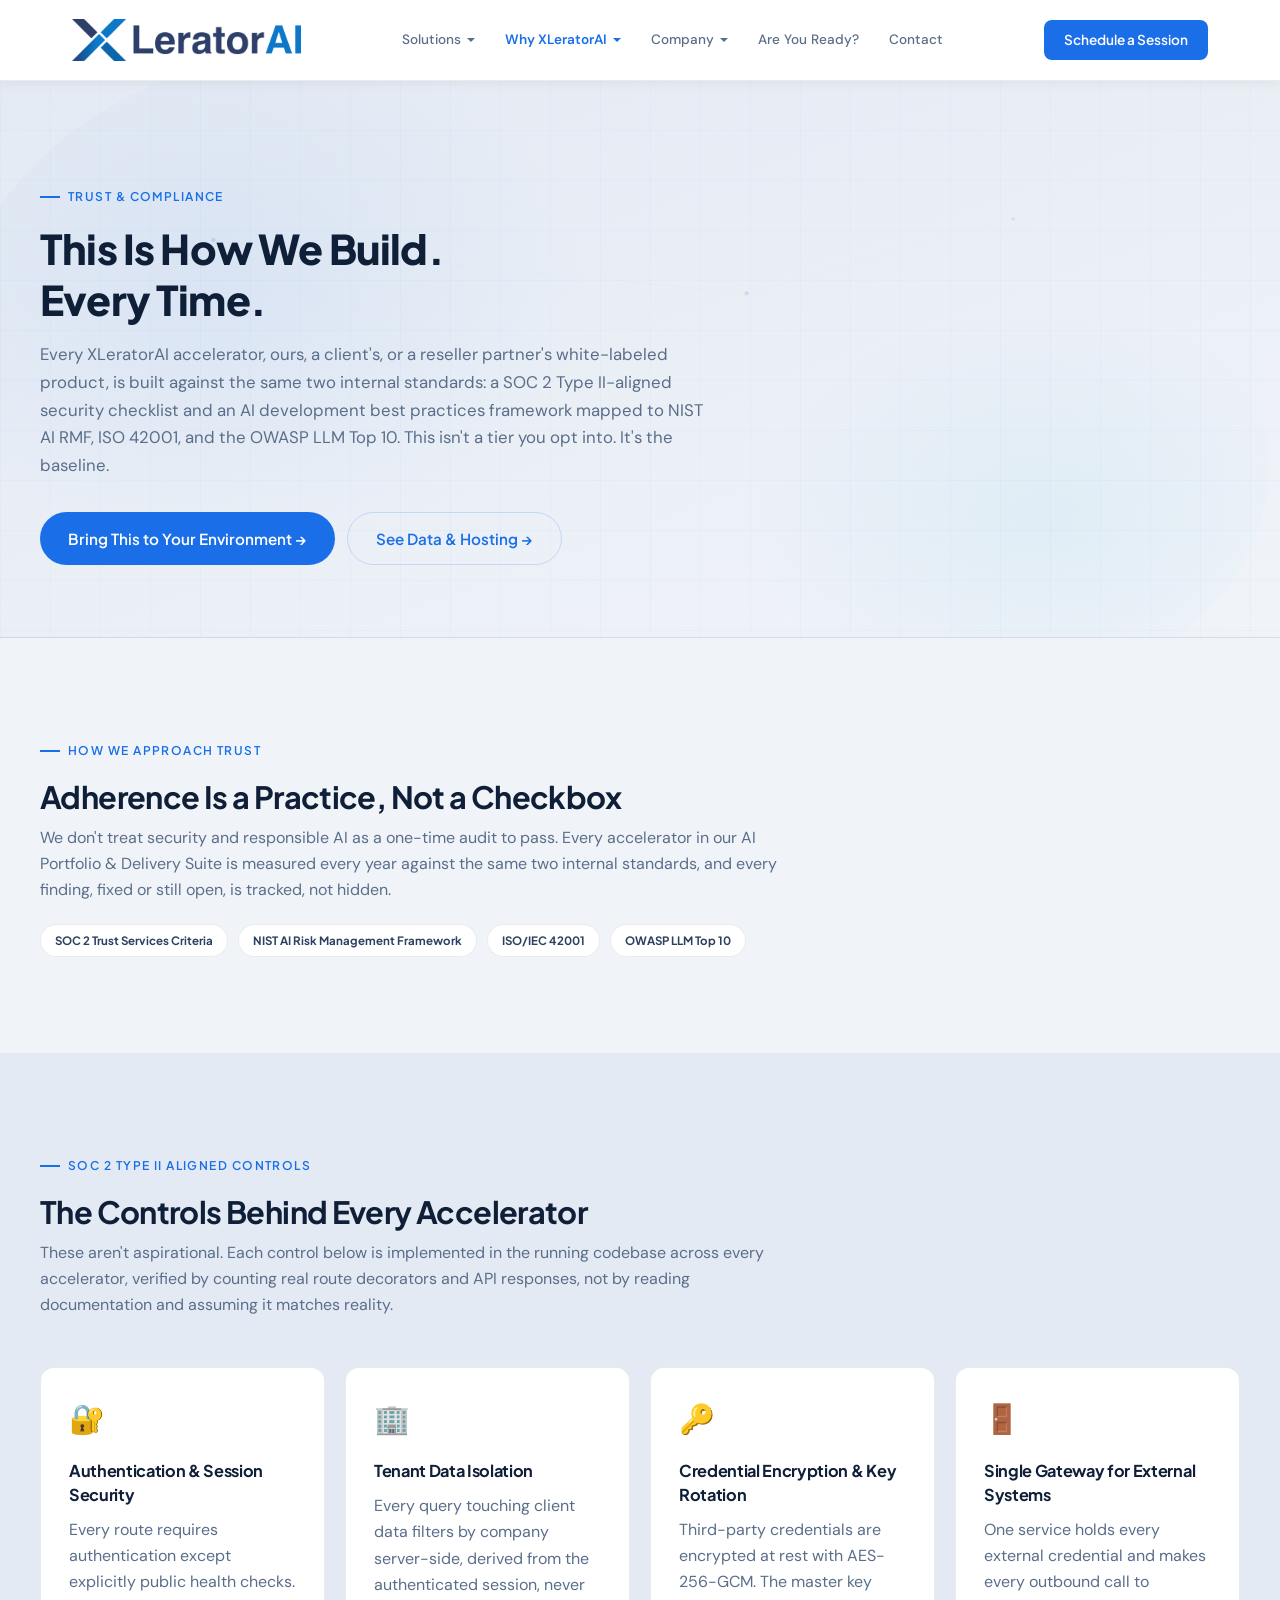
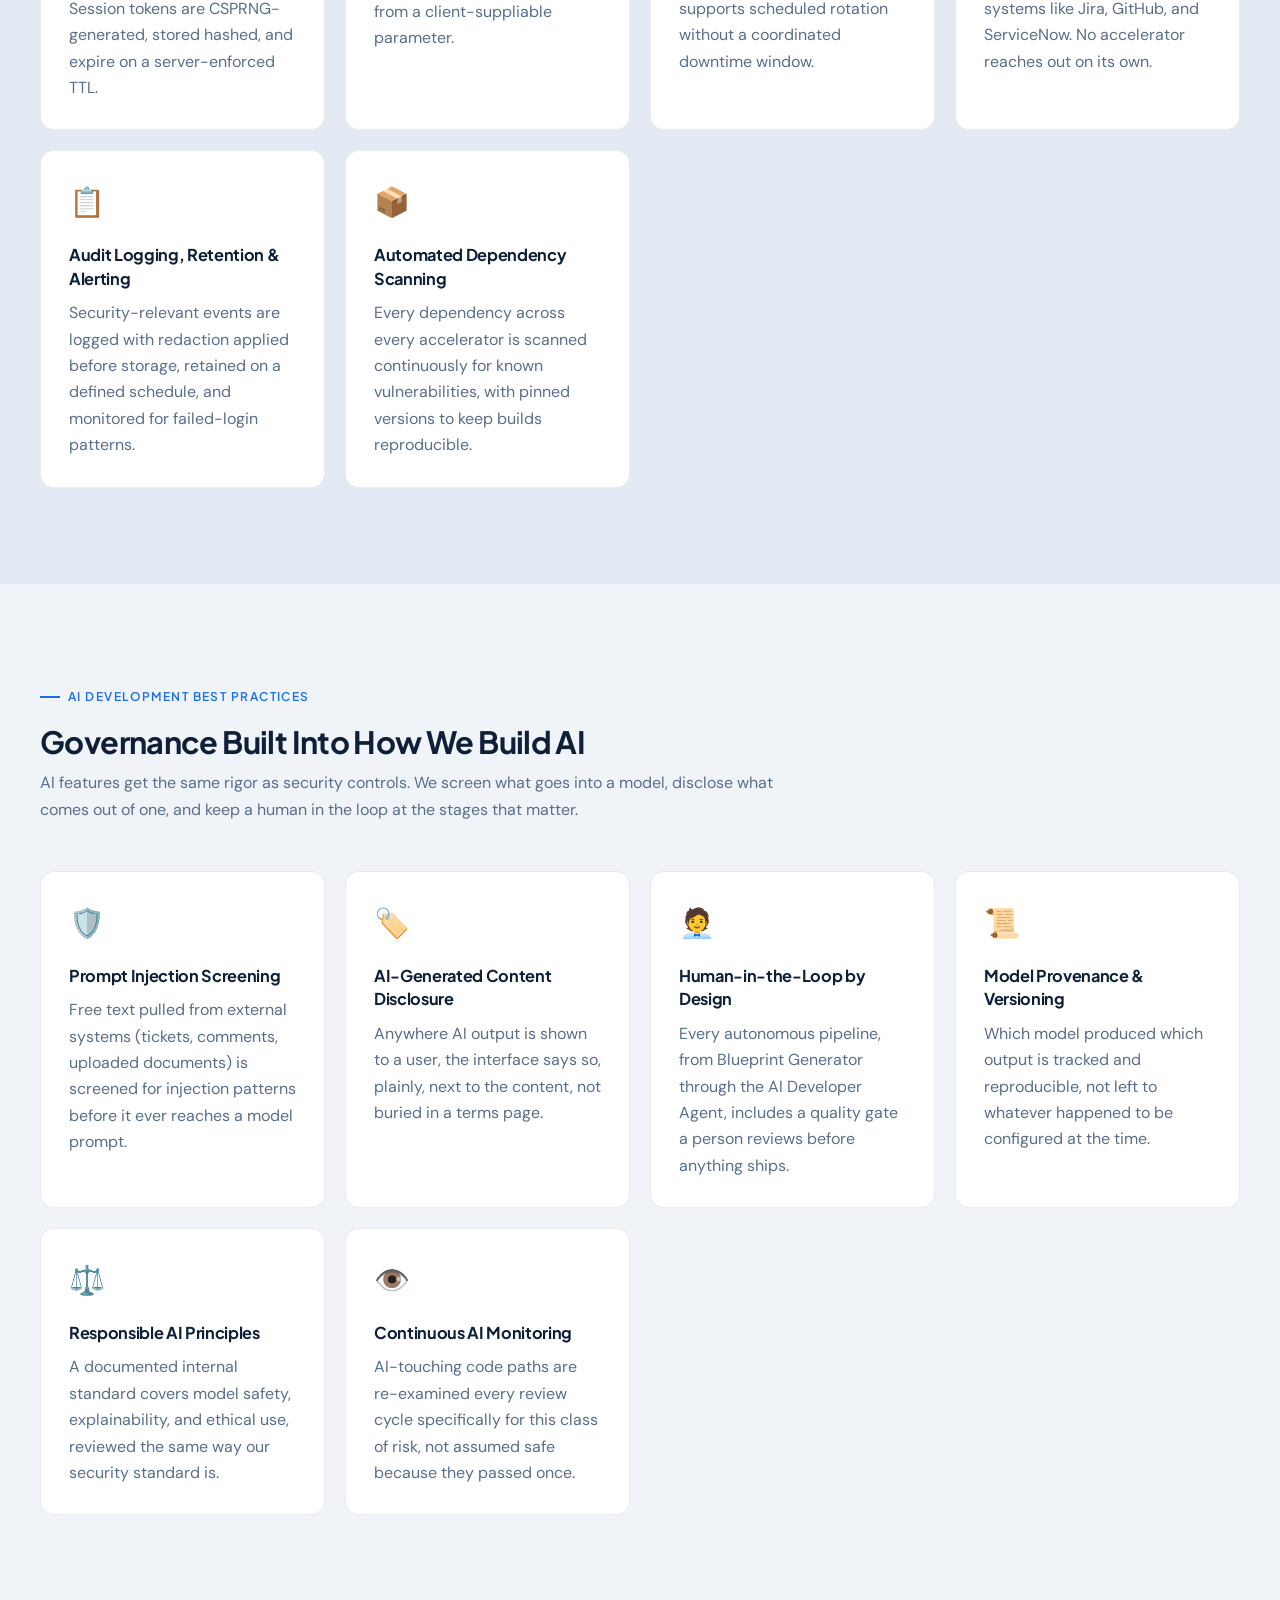
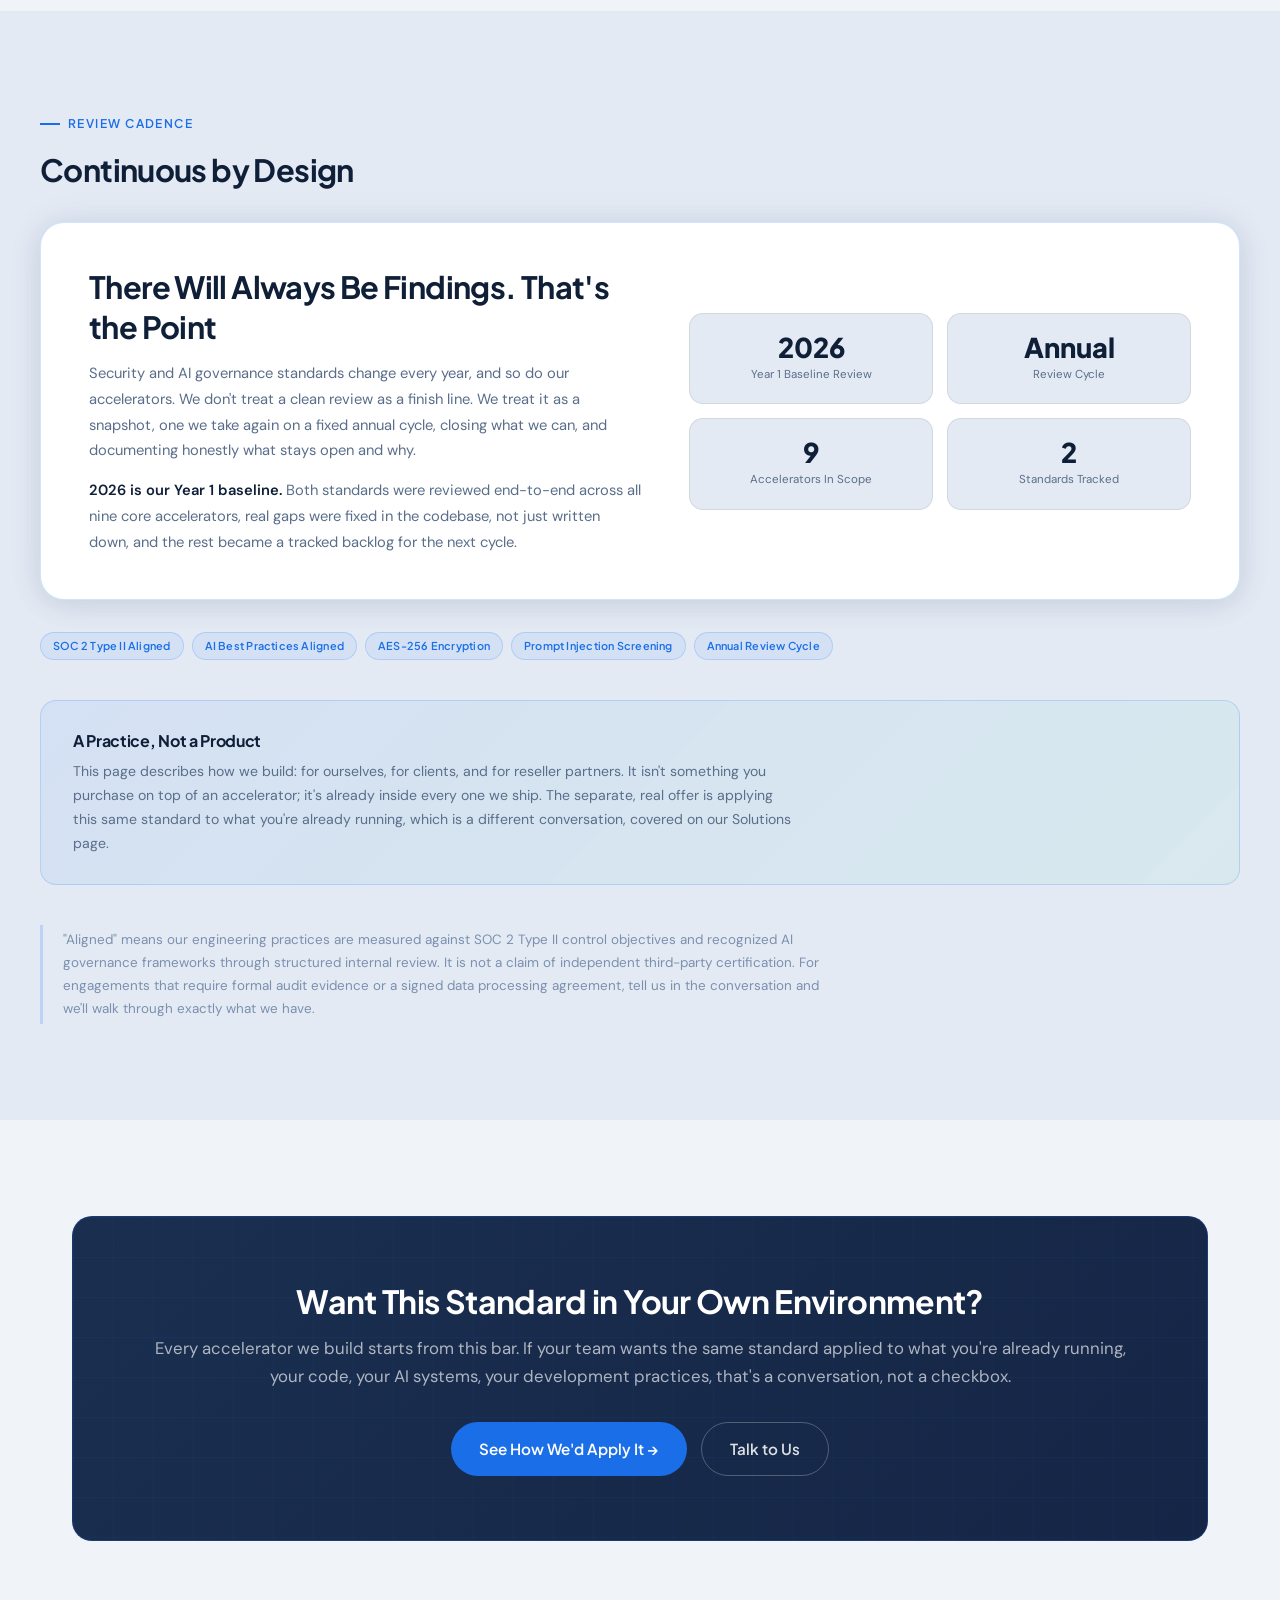
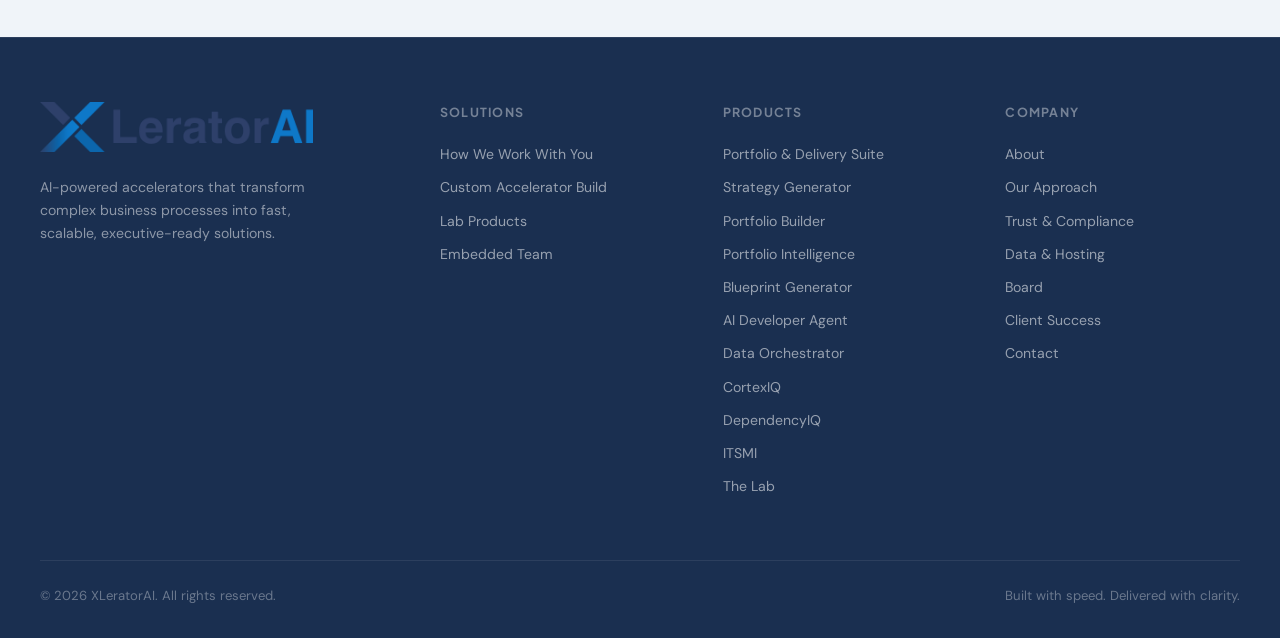
<file: trust.html>
<!DOCTYPE html>
<html lang="en">

<head>
  <meta charset="UTF-8" />
  <title>Trust &amp; Compliance – XLeratorAI</title>
  <meta name="viewport" content="width=device-width, initial-scale=1" />
  <meta name="description"
    content="How XLeratorAI builds every accelerator: a SOC 2 Type II-aligned security standard and an AI development best practices framework, applied to our own products and available for your environment too." />
  <link rel="icon" type="image/png" href="img/favicon.png" />
  <link rel="preconnect" href="https://fonts.googleapis.com" />
  <link rel="preconnect" href="https://fonts.gstatic.com" crossorigin />
  <link
    href="https://fonts.googleapis.com/css2?family=Plus+Jakarta+Sans:wght@400;500;600;700;800&family=DM+Sans:ital,opsz,wght@0,9..40,300;0,9..40,400;0,9..40,500;1,9..40,300&display=swap"
    rel="stylesheet" />
  <link rel="stylesheet" href="css/styles.css" />
  <style>
    /* ── PAGE-SPECIFIC STYLES ── */

    .animate-in {
      opacity: 0;
      transform: translateY(28px);
      transition: opacity 0.7s cubic-bezier(0.22, 1, 0.36, 1), transform 0.7s cubic-bezier(0.22, 1, 0.36, 1);
    }

    .animate-in.visible { opacity: 1; transform: translateY(0); }
    .animate-in.delay-1 { transition-delay: 0.1s; }
    .animate-in.delay-2 { transition-delay: 0.2s; }
    .animate-in.delay-3 { transition-delay: 0.22s; }
    .animate-in.delay-4 { transition-delay: 0.3s; }
    .animate-in.delay-5 { transition-delay: 0.32s; }
    .animate-in.delay-6 { transition-delay: 0.4s; }

    /* Hero animated SVG */
    .page-hero { position: relative; overflow: hidden; }
    .hero-svg-bg { position: absolute; top: 0; left: 0; right: 0; bottom: 0; z-index: 0; pointer-events: none; }
    .page-hero-inner { position: relative; z-index: 1; }

    @keyframes meshShift {
      0%, 100% { transform: translate(0, 0) scale(1); }
      25% { transform: translate(30px, -20px) scale(1.05); }
      50% { transform: translate(-20px, 15px) scale(0.97); }
      75% { transform: translate(15px, 25px) scale(1.03); }
    }
    @keyframes meshShift2 {
      0%, 100% { transform: translate(0, 0) scale(1); }
      33% { transform: translate(-25px, 20px) scale(1.04); }
      66% { transform: translate(20px, -15px) scale(0.98); }
    }

    /* Security inline badges (shared pattern with data-hosting.html) */
    .security-tags { display: flex; flex-wrap: wrap; gap: 8px; margin-top: 14px; }
    .security-tag {
      display: inline-flex; align-items: center; gap: 5px;
      font-family: 'Plus Jakarta Sans', sans-serif; font-size: 0.68rem; font-weight: 600;
      color: var(--blue); background: var(--blue-glow); border: 1px solid var(--border-blue);
      border-radius: 999px; padding: 4px 12px; letter-spacing: 0.02em;
    }

    /* Control category card list */
    .control-card ul { list-style: none; margin: 14px 0 0; display: flex; flex-direction: column; gap: 9px; }
    .control-card li { display: flex; align-items: flex-start; gap: 9px; font-size: 0.85rem; color: var(--muted); line-height: 1.55; }
    .control-card li::before { content: '✓'; color: var(--blue); font-weight: 700; flex-shrink: 0; margin-top: 1px; }

    /* Cadence band */
    .cadence-band {
      display: grid;
      grid-template-columns: 1.1fr 1fr;
      gap: 48px;
      align-items: center;
      background: var(--card);
      border: 1px solid var(--border-blue);
      border-radius: 24px;
      padding: 44px 48px;
      box-shadow: var(--shadow-md), 0 0 40px rgba(31,123,255,0.06);
    }
    .cadence-band h2 { margin-bottom: 14px; }
    .cadence-band p { font-size: 0.92rem; line-height: 1.75; margin-bottom: 14px; }
    .cadence-band p:last-child { margin-bottom: 0; }
    .cadence-band p strong { color: var(--text); font-weight: 600; }
    .cadence-stats { display: grid; grid-template-columns: 1fr 1fr; gap: 14px; }
    .cadence-stat {
      background: var(--bg-alt); border: 1px solid var(--border); border-radius: 14px;
      padding: 20px 16px; text-align: center;
    }
    .cadence-stat .num {
      font-family: 'Plus Jakarta Sans', sans-serif; font-size: 1.7rem; font-weight: 800; color: var(--text); line-height: 1;
    }
    .cadence-stat .lbl { font-size: 0.72rem; color: var(--muted); margin-top: 6px; line-height: 1.4; }

    /* Standard-mapping strip */
    .standard-strip { display: flex; flex-wrap: wrap; gap: 10px; margin-top: 20px; }
    .standard-chip {
      font-family: 'Plus Jakarta Sans', sans-serif; font-size: 0.72rem; font-weight: 700;
      color: var(--text-mid); background: var(--card); border: 1px solid var(--border);
      border-radius: 999px; padding: 6px 14px;
    }

    /* Practice-not-product banner */
    .practice-banner {
      background: linear-gradient(135deg, rgba(31,123,255,0.08), rgba(0,204,153,0.05));
      border: 1px solid rgba(31,123,255,0.2);
      border-radius: 16px;
      padding: 28px 32px;
      margin-top: 40px;
    }
    .practice-banner h3 {
      font-family: 'Plus Jakarta Sans', sans-serif; font-size: 1rem; font-weight: 700;
      color: var(--text); margin-bottom: 8px;
    }
    .practice-banner p { font-size: 0.88rem; color: var(--muted); margin: 0; line-height: 1.7; max-width: 720px; }

    /* Honesty note */
    .honesty-note {
      border-left: 3px solid var(--border-blue); padding: 4px 0 4px 20px; margin-top: 40px; max-width: 780px;
    }
    .honesty-note p { font-size: 0.84rem; color: var(--muted-light); line-height: 1.7; }

    @media (max-width: 900px) {
      .cadence-band { grid-template-columns: 1fr; gap: 28px; padding: 32px; }
    }
  </style>
</head>

<body>

  <header class="site-header">
    <div class="nav-container">
      <a href="index.html" class="logo"><img src="img/logo-medium.png" alt="XLeratorAI" /></a>
      <nav class="main-nav">
        <div class="nav-dropdown">
          <span class="nav-dropdown-trigger">Solutions <span class="nav-arrow"></span></span>
          <div class="nav-dropdown-menu">
            <a href="solutions.html">Solutions<span class="dropdown-desc">AI solutions, staffing &amp; products</span></a>
            <a href="lab.html">Lab &amp; Products<span class="dropdown-desc">PMO, Strategy &amp; Portfolio Accelerators</span></a>
            <a href="data-hosting.html">Data &amp; Hosting<span class="dropdown-desc">Security, compliance &amp; infrastructure</span></a>
          </div>
        </div>
        <div class="nav-dropdown">
          <span class="nav-dropdown-trigger">Why XLeratorAI <span class="nav-arrow"></span></span>
          <div class="nav-dropdown-menu">
            <a href="approach.html">Our Approach<span class="dropdown-desc">How we accelerate outcomes</span></a>
            <a href="trust.html" class="active">Trust &amp; Compliance<span class="dropdown-desc">SOC 2 Type II &amp; AI best practices</span></a>
            <a href="success.html">Client Success<span class="dropdown-desc">Case studies &amp; results</span></a>
          </div>
        </div>
        <div class="nav-dropdown">
          <span class="nav-dropdown-trigger">Company <span class="nav-arrow"></span></span>
          <div class="nav-dropdown-menu">
            <a href="about.html">About<span class="dropdown-desc">Our team &amp; mission</span></a>
            <a href="board.html">Board<span class="dropdown-desc">Board of directors</span></a>
          </div>
        </div>
        <a href="survey.html">Are You Ready?</a>
        <a href="contact.html">Contact</a>
      </nav>
      <a href="contact.html" class="btn-cta">Schedule a Session</a>
      <button class="nav-hamburger" aria-label="Menu">
        <span></span><span></span><span></span>
      </button>
    </div>
  </header>
  <div class="mobile-nav-overlay" id="mobileNav">
    <div class="mobile-nav-group">
      <span class="mobile-nav-group-label">Solutions</span>
      <a href="solutions.html">Solutions</a>
      <a href="lab.html">Lab &amp; Products</a>
      <a href="data-hosting.html">Data &amp; Hosting</a>
    </div>
    <div class="mobile-nav-group">
      <span class="mobile-nav-group-label">Why XLeratorAI</span>
      <a href="approach.html">Our Approach</a>
      <a href="trust.html" class="active">Trust &amp; Compliance</a>
      <a href="success.html">Client Success</a>
    </div>
    <div class="mobile-nav-group">
      <span class="mobile-nav-group-label">Company</span>
      <a href="about.html">About</a>
      <a href="board.html">Board</a>
    </div>
    <a href="survey.html">Are You Ready?</a>
    <a href="contact.html" class="mobile-nav-cta">Schedule a Session</a>
  </div>

  <main>

    <!-- ══ PAGE HERO ══ -->
    <section class="page-hero">
      <svg class="hero-svg-bg" viewBox="0 0 1200 600" preserveAspectRatio="xMidYMid slice">
        <defs>
          <radialGradient id="mesh1" cx="30%" cy="40%" r="45%">
            <stop offset="0%" stop-color="#1a6fe8" stop-opacity="0.07" />
            <stop offset="100%" stop-color="#1a6fe8" stop-opacity="0" />
          </radialGradient>
          <radialGradient id="mesh2" cx="70%" cy="60%" r="40%">
            <stop offset="0%" stop-color="#0099cc" stop-opacity="0.06" />
            <stop offset="100%" stop-color="#0099cc" stop-opacity="0" />
          </radialGradient>
        </defs>
        <ellipse cx="360" cy="240" rx="400" ry="280" fill="url(#mesh1)" style="animation: meshShift 20s ease-in-out infinite;" />
        <ellipse cx="840" cy="360" rx="350" ry="250" fill="url(#mesh2)" style="animation: meshShift2 25s ease-in-out infinite;" />
        <g opacity="0.25">
          <circle cx="200" cy="150" r="2" fill="#1a6fe8">
            <animate attributeName="opacity" values="0.3;0.8;0.3" dur="4s" repeatCount="indefinite" />
          </circle>
          <circle cx="700" cy="200" r="2" fill="#1a6fe8">
            <animate attributeName="opacity" values="0.4;0.9;0.4" dur="3.5s" repeatCount="indefinite" />
          </circle>
          <circle cx="950" cy="130" r="1.5" fill="#0099cc">
            <animate attributeName="opacity" values="0.3;0.6;0.3" dur="6s" repeatCount="indefinite" />
          </circle>
          <line x1="200" y1="150" x2="700" y2="200" stroke="#1a6fe8" stroke-width="0.5" opacity="0.12" />
          <line x1="700" y1="200" x2="950" y2="130" stroke="#1a6fe8" stroke-width="0.5" opacity="0.1" />
        </g>
      </svg>
      <div class="page-hero-inner">
        <div class="section-label">Trust &amp; Compliance</div>
        <h1>This Is How We Build.<br /><span class="accent">Every Time.</span></h1>
        <p style="max-width:680px;">
          Every XLeratorAI accelerator, ours, a client's, or a reseller partner's white-labeled
          product, is built against the same two internal standards: a SOC 2 Type II-aligned
          security checklist and an AI development best practices framework mapped to NIST AI RMF,
          ISO 42001, and the OWASP LLM Top 10. This isn't a tier you opt into. It's the baseline.
        </p>
        <div style="display:flex;gap:12px;margin-top:32px;flex-wrap:wrap;">
          <a href="solutions.html#security-governance" class="btn-primary">Bring This to Your Environment →</a>
          <a href="data-hosting.html" class="btn-ghost">See Data &amp; Hosting →</a>
        </div>
      </div>
    </section>

    <!-- ══ HOW WE APPROACH TRUST ══ -->
    <section class="section">
      <div class="section-inner">
        <div class="section-label animate-in">How We Approach Trust</div>
        <h2 class="animate-in" style="margin-bottom:8px;">Adherence Is a Practice, Not a Checkbox</h2>
        <p class="animate-in" style="max-width:760px;">
          We don't treat security and responsible AI as a one-time audit to pass. Every accelerator in
          our AI Portfolio &amp; Delivery Suite is measured every year against the same two internal
          standards, and every finding, fixed or still open, is tracked, not hidden.
        </p>
        <div class="standard-strip animate-in delay-1">
          <span class="standard-chip">SOC 2 Trust Services Criteria</span>
          <span class="standard-chip">NIST AI Risk Management Framework</span>
          <span class="standard-chip">ISO/IEC 42001</span>
          <span class="standard-chip">OWASP LLM Top 10</span>
        </div>
      </div>
    </section>

    <!-- ══ SOC2-ALIGNED CONTROLS ══ -->
    <section class="section section-alt">
      <div class="section-inner">
        <div class="section-label animate-in">SOC 2 Type II Aligned Controls</div>
        <h2 class="animate-in" style="margin-bottom:8px;">The Controls Behind Every Accelerator</h2>
        <p class="animate-in" style="max-width:760px;">
          These aren't aspirational. Each control below is implemented in the running codebase across
          every accelerator, verified by counting real route decorators and API responses, not by
          reading documentation and assuming it matches reality.
        </p>
        <div class="grid three">
          <div class="card control-card animate-in delay-1">
            <div class="card-icon">🔐</div>
            <h3>Authentication &amp; Session Security</h3>
            <p>Every route requires authentication except explicitly public health checks. Session tokens are CSPRNG-generated, stored hashed, and expire on a server-enforced TTL.</p>
          </div>
          <div class="card control-card animate-in delay-2">
            <div class="card-icon">🏢</div>
            <h3>Tenant Data Isolation</h3>
            <p>Every query touching client data filters by company server-side, derived from the authenticated session, never from a client-suppliable parameter.</p>
          </div>
          <div class="card control-card animate-in delay-3">
            <div class="card-icon">🔑</div>
            <h3>Credential Encryption &amp; Key Rotation</h3>
            <p>Third-party credentials are encrypted at rest with AES-256-GCM. The master key supports scheduled rotation without a coordinated downtime window.</p>
          </div>
          <div class="card control-card animate-in delay-4">
            <div class="card-icon">🚪</div>
            <h3>Single Gateway for External Systems</h3>
            <p>One service holds every external credential and makes every outbound call to systems like Jira, GitHub, and ServiceNow. No accelerator reaches out on its own.</p>
          </div>
          <div class="card control-card animate-in delay-5">
            <div class="card-icon">📋</div>
            <h3>Audit Logging, Retention &amp; Alerting</h3>
            <p>Security-relevant events are logged with redaction applied before storage, retained on a defined schedule, and monitored for failed-login patterns.</p>
          </div>
          <div class="card control-card animate-in delay-6">
            <div class="card-icon">📦</div>
            <h3>Automated Dependency Scanning</h3>
            <p>Every dependency across every accelerator is scanned continuously for known vulnerabilities, with pinned versions to keep builds reproducible.</p>
          </div>
        </div>
      </div>
    </section>

    <!-- ══ AI BEST PRACTICES ══ -->
    <section class="section">
      <div class="section-inner">
        <div class="section-label animate-in">AI Development Best Practices</div>
        <h2 class="animate-in" style="margin-bottom:8px;">Governance Built Into How We Build AI</h2>
        <p class="animate-in" style="max-width:760px;">
          AI features get the same rigor as security controls. We screen what goes into a model,
          disclose what comes out of one, and keep a human in the loop at the stages that matter.
        </p>
        <div class="grid three">
          <div class="card control-card animate-in delay-1">
            <div class="card-icon">🛡️</div>
            <h3>Prompt Injection Screening</h3>
            <p>Free text pulled from external systems (tickets, comments, uploaded documents) is screened for injection patterns before it ever reaches a model prompt.</p>
          </div>
          <div class="card control-card animate-in delay-2">
            <div class="card-icon">🏷️</div>
            <h3>AI-Generated Content Disclosure</h3>
            <p>Anywhere AI output is shown to a user, the interface says so, plainly, next to the content, not buried in a terms page.</p>
          </div>
          <div class="card control-card animate-in delay-3">
            <div class="card-icon">🧑‍💼</div>
            <h3>Human-in-the-Loop by Design</h3>
            <p>Every autonomous pipeline, from Blueprint Generator through the AI Developer Agent, includes a quality gate a person reviews before anything ships.</p>
          </div>
          <div class="card control-card animate-in delay-4">
            <div class="card-icon">📜</div>
            <h3>Model Provenance &amp; Versioning</h3>
            <p>Which model produced which output is tracked and reproducible, not left to whatever happened to be configured at the time.</p>
          </div>
          <div class="card control-card animate-in delay-5">
            <div class="card-icon">⚖️</div>
            <h3>Responsible AI Principles</h3>
            <p>A documented internal standard covers model safety, explainability, and ethical use, reviewed the same way our security standard is.</p>
          </div>
          <div class="card control-card animate-in delay-6">
            <div class="card-icon">👁️</div>
            <h3>Continuous AI Monitoring</h3>
            <p>AI-touching code paths are re-examined every review cycle specifically for this class of risk, not assumed safe because they passed once.</p>
          </div>
        </div>
      </div>
    </section>

    <!-- ══ REVIEW CADENCE ══ -->
    <section class="section section-alt">
      <div class="section-inner">
        <div class="section-label animate-in">Review Cadence</div>
        <h2 class="animate-in" style="margin-bottom:32px;">Continuous by Design</h2>
        <div class="cadence-band animate-in">
          <div>
            <h2>There Will Always Be Findings. That's the Point</h2>
            <p>
              Security and AI governance standards change every year, and so do our accelerators.
              We don't treat a clean review as a finish line. We treat it as a snapshot, one we take
              again on a fixed annual cycle, closing what we can, and documenting honestly what stays
              open and why.
            </p>
            <p>
              <strong>2026 is our Year 1 baseline.</strong> Both standards were reviewed end-to-end
              across all nine core accelerators, real gaps were fixed in the codebase, not just
              written down, and the rest became a tracked backlog for the next cycle.
            </p>
          </div>
          <div class="cadence-stats">
            <div class="cadence-stat">
              <div class="num">2026</div>
              <div class="lbl">Year 1 Baseline Review</div>
            </div>
            <div class="cadence-stat">
              <div class="num">Annual</div>
              <div class="lbl">Review Cycle</div>
            </div>
            <div class="cadence-stat">
              <div class="num">9</div>
              <div class="lbl">Accelerators In Scope</div>
            </div>
            <div class="cadence-stat">
              <div class="num">2</div>
              <div class="lbl">Standards Tracked</div>
            </div>
          </div>
        </div>

        <div class="security-tags animate-in delay-1" style="margin-top:32px;">
          <span class="security-tag">SOC 2 Type II Aligned</span>
          <span class="security-tag">AI Best Practices Aligned</span>
          <span class="security-tag">AES-256 Encryption</span>
          <span class="security-tag">Prompt Injection Screening</span>
          <span class="security-tag">Annual Review Cycle</span>
        </div>

        <div class="practice-banner animate-in delay-2">
          <h3>A Practice, Not a Product</h3>
          <p>
            This page describes how we build: for ourselves, for clients, and for reseller partners.
            It isn't something you purchase on top of an accelerator; it's already inside every one we
            ship. The separate, real offer is applying this same standard to what you're already
            running, which is a different conversation, covered on our Solutions page.
          </p>
        </div>

        <div class="honesty-note animate-in delay-3">
          <p>
            "Aligned" means our engineering practices are measured against SOC 2 Type II control
            objectives and recognized AI governance frameworks through structured internal review. It
            is not a claim of independent third-party certification. For engagements that require
            formal audit evidence or a signed data processing agreement, tell us in the conversation
            and we'll walk through exactly what we have.
          </p>
        </div>
      </div>
    </section>

    <!-- ══ CTA BANNER ══ -->
    <section class="section">
      <div class="section-inner">
        <div class="cta-banner animate-in">
          <h2>Want This Standard in Your Own Environment?</h2>
          <p>
            Every accelerator we build starts from this bar. If your team wants the same standard
            applied to what you're already running, your code, your AI systems, your development
            practices, that's a conversation, not a checkbox.
          </p>
          <div class="cta-actions">
            <a href="solutions.html#security-governance" class="btn-primary">See How We'd Apply It →</a>
            <a href="contact.html" class="btn-ghost">Talk to Us</a>
          </div>
        </div>
      </div>
    </section>

  </main>

  <footer class="site-footer">
    <div class="section-inner">
      <div class="footer-top">
        <div class="footer-brand">
          <img src="img/logo-medium.png" alt="XLeratorAI" class="footer-logo" />
          <p>AI-powered accelerators that transform complex business processes into fast, scalable, executive-ready
            solutions.</p>
        </div>
        <div class="footer-col">
          <h4>Solutions</h4>
          <a href="solutions.html">How We Work With You</a>
          <a href="solutions.html">Custom Accelerator Build</a>
          <a href="solutions.html">Lab Products</a>
          <a href="solutions.html">Embedded Team</a>
        </div>
        <div class="footer-col">
          <h4>Products</h4>
          <a href="lab.html">Portfolio &amp; Delivery Suite</a>
          <a href="lab.html">Strategy Generator</a>
          <a href="lab.html">Portfolio Builder</a>
          <a href="lab.html">Portfolio Intelligence</a>
          <a href="lab.html">Blueprint Generator</a>
          <a href="lab.html">AI Developer Agent</a>
          <a href="lab.html">Data Orchestrator</a>
          <a href="lab.html">CortexIQ</a>
          <a href="lab.html">DependencyIQ</a>
          <a href="lab.html">ITSMI</a>
          <a href="lab.html">The Lab</a>
        </div>
        <div class="footer-col">
          <h4>Company</h4>
          <a href="about.html">About</a>
          <a href="approach.html">Our Approach</a>
          <a href="trust.html">Trust &amp; Compliance</a>
          <a href="data-hosting.html">Data &amp; Hosting</a>
          <a href="board.html">Board</a>
          <a href="success.html">Client Success</a>
          <a href="contact.html">Contact</a>
        </div>
      </div>
      <div class="footer-bottom">
        <p>&copy; 2026 XLeratorAI. All rights reserved.</p>
        <p>Built with speed. Delivered with clarity.</p>
      </div>
    </div>
  </footer>

  <script>
    (function () {
      var observer = new IntersectionObserver(function (entries) {
        entries.forEach(function (entry) {
          if (entry.isIntersecting) {
            entry.target.classList.add('visible');
          }
        });
      }, { threshold: 0.12, rootMargin: '0px 0px -30px 0px' });

      document.querySelectorAll('.animate-in').forEach(function (el) {
        observer.observe(el);
      });
    })();
  </script>
  <script src="js/main.js"></script>
</body>

</html>
</file>
<file: css/styles.css>
@import url('https://fonts.googleapis.com/css2?family=Plus+Jakarta+Sans:wght@400;500;600;700;800&family=DM+Sans:ital,opsz,wght@0,9..40,300;0,9..40,400;0,9..40,500;1,9..40,300&display=swap');

:root {
  --bg: #f0f4f9;
  --bg-alt: #e4eaf3;
  --bg-dark: #1a2f50;
  --bg-dark-mid: #152545;
  --card: #ffffff;
  --blue: #1a6fe8;
  --blue-bright: #1f7bff;
  --blue-glow: rgba(31, 123, 255, 0.08);
  --cyan: #0099cc;
  --text: #0f1f38;
  --text-mid: #2d4060;
  --muted: #5a6e8a;
  --muted-light: #7a90b0;
  --border: rgba(0,0,0,0.08);
  --border-blue: rgba(31, 123, 255, 0.2);
  --shadow: 0 2px 16px rgba(0,0,0,0.07);
  --shadow-md: 0 4px 28px rgba(0,0,0,0.1);
  --shadow-blue: 0 0 32px rgba(31,123,255,0.12);
  --radius: 14px;
  --radius-sm: 8px;
  --pill: 999px;
}

*, *::before, *::after { box-sizing: border-box; margin: 0; padding: 0; }
html { scroll-behavior: smooth; }

body {
  font-family: 'DM Sans', sans-serif;
  background: var(--bg);
  color: var(--text);
  line-height: 1.65;
  overflow-x: hidden;
}

/* ─── TYPOGRAPHY ─── */
h1, h2, h3, h4 {
  font-family: 'Plus Jakarta Sans', sans-serif;
  letter-spacing: -0.02em;
  color: var(--text);
  overflow: visible;
}

h1 { font-size: clamp(1.8rem, 3.2vw, 2.6rem); font-weight: 800; line-height: 1.25; }
h2 { font-size: clamp(1.5rem, 2.4vw, 2rem); font-weight: 700; line-height: 1.3; }
h3 { font-size: 1.02rem; font-weight: 700; line-height: 1.45; }

p { color: var(--muted); }
a { text-decoration: none; color: inherit; }

/* ─── HEADER ─── */
.site-header {
  position: fixed;
  top: 0; left: 0; right: 0;
  z-index: 200;
  background: rgba(255,255,255,0.95);
  backdrop-filter: blur(20px);
  border-bottom: 1px solid var(--border);
  box-shadow: 0 1px 12px rgba(0,0,0,0.06);
}

.nav-container {
  max-width: 1200px;
  margin: 0 auto;
  padding: 0 32px;
  height: 80px;
  display: flex;
  align-items: center;
  justify-content: space-between;
  gap: 32px;
}

.logo {
  display: flex;
  align-items: center;
  flex-shrink: 0;
}

.logo img {
  height: 42px;
  width: auto;
}

.main-nav {
  display: flex;
  gap: 2px;
  align-items: center;
}

.main-nav > a,
.nav-dropdown > .nav-dropdown-trigger {
  color: var(--muted);
  font-size: 0.85rem;
  font-weight: 500;
  padding: 7px 14px;
  border-radius: var(--radius-sm);
  transition: color 0.2s, background 0.2s;
  white-space: nowrap;
  cursor: pointer;
  text-decoration: none;
  display: inline-flex;
  align-items: center;
  gap: 4px;
}

.main-nav > a:hover,
.nav-dropdown:hover > .nav-dropdown-trigger { color: var(--text); background: var(--bg-alt); }
.main-nav > a.active { color: var(--blue); font-weight: 600; background: var(--blue-glow); }
/* Highlight parent trigger when a child page is active */
.nav-dropdown:has(.active) > .nav-dropdown-trigger { color: var(--blue); font-weight: 600; }

/* Dropdown arrow */
.nav-dropdown-trigger .nav-arrow {
  display: inline-block;
  width: 0; height: 0;
  border-left: 4px solid transparent;
  border-right: 4px solid transparent;
  border-top: 4px solid currentColor;
  margin-left: 2px;
  transition: transform 0.2s;
}
.nav-dropdown:hover .nav-arrow { transform: rotate(180deg); }

/* Dropdown container */
.nav-dropdown {
  position: relative;
}

.nav-dropdown-menu {
  position: absolute;
  top: calc(100% + 8px);
  left: 50%;
  transform: translateX(-50%);
  min-width: 200px;
  background: #ffffff;
  border: 1px solid var(--border);
  border-radius: var(--radius);
  box-shadow: 0 8px 32px rgba(0,0,0,0.12);
  padding: 8px;
  opacity: 0;
  visibility: hidden;
  transition: opacity 0.2s, visibility 0.2s, transform 0.2s;
  transform: translateX(-50%) translateY(4px);
  z-index: 300;
}

.nav-dropdown:hover > .nav-dropdown-menu {
  opacity: 1;
  visibility: visible;
  transform: translateX(-50%) translateY(0);
}

/* Invisible bridge so cursor can move from trigger to menu */
.nav-dropdown-menu::before {
  content: '';
  position: absolute;
  top: -12px;
  left: 0;
  right: 0;
  height: 12px;
}

.nav-dropdown-menu a {
  display: block;
  padding: 10px 16px;
  color: var(--text-mid);
  font-size: 0.85rem;
  font-weight: 500;
  border-radius: var(--radius-sm);
  transition: background 0.15s, color 0.15s;
  white-space: nowrap;
  text-decoration: none;
}

.nav-dropdown-menu a:hover {
  background: var(--bg-alt);
  color: var(--text);
}

.nav-dropdown-menu a.active {
  color: var(--blue);
  font-weight: 600;
  background: var(--blue-glow);
}

.nav-dropdown-menu .dropdown-desc {
  display: block;
  font-size: 0.75rem;
  font-weight: 400;
  color: var(--muted-light);
  margin-top: 2px;
}

/* CTA button */
.btn-cta {
  display: inline-flex;
  align-items: center;
  gap: 8px;
  padding: 9px 20px;
  border-radius: var(--radius-sm);
  background: var(--blue);
  color: #ffffff;
  font-size: 0.85rem;
  font-weight: 600;
  font-family: 'Plus Jakarta Sans', sans-serif;
  transition: background 0.2s, box-shadow 0.2s, transform 0.15s;
  white-space: nowrap;
  flex-shrink: 0;
}

.btn-cta:hover {
  background: var(--blue-bright);
  box-shadow: 0 4px 20px rgba(31,123,255,0.35);
  transform: translateY(-1px);
}

/* Hamburger */
.nav-hamburger {
  display: none;
  flex-direction: column;
  justify-content: center;
  gap: 5px;
  width: 32px;
  height: 32px;
  cursor: pointer;
  background: none;
  border: none;
  padding: 4px;
}

.nav-hamburger span {
  display: block;
  width: 100%;
  height: 2px;
  background: var(--text);
  border-radius: 2px;
  transition: transform 0.3s, opacity 0.3s;
}

.nav-hamburger.open span:nth-child(1) { transform: translateY(7px) rotate(45deg); }
.nav-hamburger.open span:nth-child(2) { opacity: 0; }
.nav-hamburger.open span:nth-child(3) { transform: translateY(-7px) rotate(-45deg); }

/* Mobile menu overlay */
.mobile-nav-overlay {
  display: none;
  position: fixed;
  inset: 0;
  top: 80px;
  background: rgba(255,255,255,0.98);
  backdrop-filter: blur(20px);
  z-index: 199;
  padding: 24px;
  overflow-y: auto;
}

.mobile-nav-overlay.open { display: block; }

.mobile-nav-overlay a {
  display: block;
  padding: 14px 16px;
  font-size: 1rem;
  font-weight: 500;
  color: var(--text-mid);
  border-radius: var(--radius-sm);
  text-decoration: none;
  transition: background 0.15s;
}

.mobile-nav-overlay a:hover,
.mobile-nav-overlay a.active { background: var(--bg-alt); color: var(--blue); }

.mobile-nav-group {
  margin-bottom: 8px;
}

.mobile-nav-group-label {
  display: block;
  padding: 14px 16px 6px;
  font-size: 0.72rem;
  font-weight: 700;
  letter-spacing: 0.1em;
  text-transform: uppercase;
  color: var(--muted-light);
}

.mobile-nav-group a {
  padding-left: 28px;
  font-size: 0.95rem;
}

.mobile-nav-cta {
  display: block;
  margin: 20px 0 0;
  padding: 14px 24px;
  background: var(--blue);
  color: #ffffff !important;
  font-weight: 600;
  font-family: 'Plus Jakarta Sans', sans-serif;
  border-radius: var(--radius-sm);
  text-align: center;
  text-decoration: none;
}

/* ─── BUTTONS ─── */
.btn-primary {
  display: inline-flex;
  align-items: center;
  gap: 8px;
  padding: 13px 28px;
  border-radius: var(--pill);
  background: var(--blue);
  color: #ffffff;
  font-family: 'Plus Jakarta Sans', sans-serif;
  font-size: 0.95rem;
  font-weight: 600;
  border: none;
  cursor: pointer;
  transition: background 0.2s, box-shadow 0.2s, transform 0.15s;
}

.btn-primary:hover {
  background: var(--blue-bright);
  box-shadow: 0 4px 24px rgba(31,123,255,0.35);
  transform: translateY(-2px);
}

.btn-ghost {
  display: inline-flex;
  align-items: center;
  gap: 8px;
  padding: 13px 28px;
  border-radius: var(--pill);
  background: transparent;
  color: var(--blue);
  font-family: 'Plus Jakarta Sans', sans-serif;
  font-size: 0.95rem;
  font-weight: 600;
  border: 1.5px solid var(--border-blue);
  transition: background 0.2s, border-color 0.2s, transform 0.15s;
}

.btn-ghost:hover {
  background: var(--blue-glow);
  border-color: var(--blue);
  transform: translateY(-2px);
}

.btn-outline {
  display: inline-flex;
  align-items: center;
  gap: 8px;
  padding: 10px 22px;
  border-radius: var(--pill);
  background: transparent;
  color: var(--blue);
  font-family: 'Plus Jakarta Sans', sans-serif;
  font-size: 0.9rem;
  font-weight: 600;
  border: 1.5px solid var(--border-blue);
  transition: all 0.2s;
}

.btn-outline:hover { background: var(--blue-glow); border-color: var(--blue); }

/* ─── LAYOUT ─── */
main { padding-top: 80px; }

.section { padding: 96px 32px; position: relative; }
.section-inner { max-width: 1200px; margin: 0 auto; }
.section-alt { background: var(--bg-alt); }

/* ─── SECTION LABEL ─── */
.section-label {
  display: inline-flex;
  align-items: center;
  gap: 8px;
  font-size: 0.75rem;
  font-weight: 600;
  font-family: 'Plus Jakarta Sans', sans-serif;
  letter-spacing: 0.12em;
  text-transform: uppercase;
  color: var(--blue);
  margin-bottom: 16px;
}

.section-label::before {
  content: '';
  display: block;
  width: 20px;
  height: 2px;
  background: var(--blue);
}

/* ─── HERO ─── */
.hero {
  min-height: 100vh;
  display: flex;
  align-items: center;
  padding: 120px 32px 80px;
  position: relative;
  overflow: hidden;
  background: linear-gradient(135deg, #f0f4f9 0%, #ffffff 50%, #eaf0fb 100%);
}

.hero::before {
  content: '';
  position: absolute;
  inset: 0;
  background-image:
    linear-gradient(rgba(31,123,255,0.04) 1px, transparent 1px),
    linear-gradient(90deg, rgba(31,123,255,0.04) 1px, transparent 1px);
  background-size: 60px 60px;
  mask-image: radial-gradient(ellipse 80% 80% at 50% 50%, black 30%, transparent 100%);
}

.hero::after {
  content: '';
  position: absolute;
  top: 5%; right: -5%;
  width: 500px; height: 500px;
  background: radial-gradient(circle, rgba(31,123,255,0.06) 0%, transparent 70%);
  pointer-events: none;
}

.hero-inner {
  max-width: 1200px;
  margin: 0 auto;
  width: 100%;
  position: relative;
  z-index: 1;
  display: grid;
  grid-template-columns: 1fr 1fr;
  gap: 80px;
  align-items: center;
}

.hero-badge {
  display: inline-flex;
  align-items: center;
  gap: 8px;
  background: rgba(31,123,255,0.07);
  border: 1px solid rgba(31,123,255,0.18);
  border-radius: var(--pill);
  padding: 6px 14px;
  font-size: 0.78rem;
  font-weight: 600;
  color: var(--blue);
  margin-bottom: 28px;
  font-family: 'Plus Jakarta Sans', sans-serif;
  letter-spacing: 0.06em;
}

.hero-badge .dot {
  width: 6px; height: 6px;
  border-radius: 50%;
  background: var(--cyan);
  animation: pulse 5s ease-in-out infinite;
}

@keyframes pulse {
  0%, 100% { opacity: 1; transform: scale(1); }
  50% { opacity: 5.0; transform: scale(0.8); }
}

.hero h1 { color: var(--text); margin-bottom: 24px; }

.hero h1 .accent {
  background: linear-gradient(135deg, var(--blue), var(--cyan));
  -webkit-background-clip: text;
  -webkit-text-fill-color: transparent;
  background-clip: text;
}

.hero-sub {
  font-size: 1.05rem;
  color: var(--muted);
  margin-bottom: 40px;
  max-width: 480px;
  line-height: 1.7;
}

.hero-actions { display: flex; gap: 14px; flex-wrap: wrap; margin-bottom: 56px; }

.hero-stats { display: flex; gap: 40px; }

.hero-stat .number {
  font-family: 'Plus Jakarta Sans', sans-serif;
  font-size: 2rem;
  font-weight: 800;
  color: var(--text);
  line-height: 1;
}

.hero-stat .number span { color: var(--blue); }
.hero-stat .label { font-size: 0.8rem; color: var(--muted); margin-top: 4px; }

.hero-visual { position: relative; }

.hero-card {
  background: var(--card);
  border: 1px solid var(--border-blue);
  border-radius: 20px;
  padding: 28px;
  box-shadow: var(--shadow-md), 0 0 40px rgba(31,123,255,0.07);
}

.hero-card-header {
  display: flex;
  align-items: center;
  justify-content: space-between;
  margin-bottom: 20px;
}

.hero-card-title {
  font-family: 'Plus Jakarta Sans', sans-serif;
  font-size: 0.85rem;
  font-weight: 700;
  color: var(--text);
}

.status-badge {
  font-size: 0.7rem;
  font-weight: 600;
  padding: 4px 10px;
  border-radius: var(--pill);
  background: rgba(0,153,204,0.1);
  color: var(--cyan);
  border: 1px solid rgba(0,153,204,0.2);
}

.metric-row { display: grid; grid-template-columns: repeat(3,1fr); gap: 12px; margin-bottom: 20px; }

.metric-box {
  background: var(--bg);
  border-radius: 10px;
  padding: 14px;
  text-align: center;
  border: 1px solid var(--border);
}

.metric-box .val {
  font-family: 'Plus Jakarta Sans', sans-serif;
  font-size: 1.5rem;
  font-weight: 800;
  color: var(--text);
  display: block;
}

.metric-box .val.green { color: #16a34a; }
.metric-box .val.yellow { color: #d97706; }
.metric-box .val.red { color: #dc2626; }
.metric-box .mlabel { font-size: 0.65rem; color: var(--muted); text-transform: uppercase; letter-spacing: 0.08em; display: block; margin-top: 2px; }

.progress-item { margin-bottom: 10px; }
.progress-item:last-child { margin-bottom: 0; }

.progress-header { display: flex; justify-content: space-between; font-size: 0.75rem; margin-bottom: 5px; color: var(--muted); }
.progress-bar { height: 5px; background: var(--bg-alt); border-radius: 3px; overflow: hidden; }
.progress-fill { height: 100%; border-radius: 3px; background: linear-gradient(90deg, var(--blue), var(--cyan)); animation: fillBar 3.5s ease-out forwards; }

@keyframes fillBar { from { width: 0; } }

.floating-tag {
  position: absolute;
  background: var(--card);
  border: 1px solid var(--border-blue);
  border-radius: 10px;
  padding: 10px 14px;
  font-size: 0.75rem;
  font-family: 'Plus Jakarta Sans', sans-serif;
  font-weight: 700;
  color: var(--blue);
  box-shadow: var(--shadow);
}

.floating-tag.tl { top: -20px; left: -20px; }
.floating-tag.br { bottom: -20px; right: -20px; }

/* ─── PAGE HERO ─── */
.page-hero {
  padding: 100px 32px 72px;
  background: linear-gradient(160deg, var(--bg-alt) 0%, var(--bg) 100%);
  border-bottom: 1px solid var(--border);
  position: relative;
  overflow: hidden;
}

.page-hero::before {
  content: '';
  position: absolute;
  inset: 0;
  background-image:
    linear-gradient(rgba(31,123,255,0.03) 1px, transparent 1px),
    linear-gradient(90deg, rgba(31,123,255,0.03) 1px, transparent 1px);
  background-size: 50px 50px;
}

.page-hero-inner { max-width: 1200px; margin: 0 auto; position: relative; z-index: 1; }
.page-hero h1 { color: var(--text); margin-bottom: 16px; }
.page-hero p { font-size: 1.05rem; max-width: 600px; color: var(--muted); }

/* ─── GRIDS ─── */
.grid { display: grid; gap: 20px; margin-top: 48px; }
.grid.two { grid-template-columns: repeat(auto-fit, minmax(300px, 1fr)); }
.grid.three { grid-template-columns: repeat(auto-fit, minmax(260px, 1fr)); }
.grid.four { grid-template-columns: repeat(auto-fit, minmax(200px, 1fr)); }

/* ─── CARDS ─── */
.card {
  background: var(--card);
  border: 1px solid var(--border);
  border-radius: var(--radius);
  padding: 28px;
  transition: border-color 0.2s, transform 0.2s, box-shadow 0.2s;
  position: relative;
  overflow: visible;
}

.card::before {
  content: '';
  position: absolute;
  top: 0; left: 0; right: 0;
  height: 3px;
  background: linear-gradient(90deg, var(--blue), var(--cyan));
  opacity: 0;
  transition: opacity 0.2s;
  border-radius: var(--radius) var(--radius) 0 0;
}

.card:hover { border-color: var(--border-blue); transform: translateY(-4px); box-shadow: var(--shadow-blue); }
.card:hover::before { opacity: 1; }
.card h3 { color: var(--text); margin-bottom: 10px; }
.card p { margin: 0; }

.card-icon { font-size: 1.8rem; margin-bottom: 16px; display: block; }

/* ─── STEPS ─── */
.steps {
  display: grid;
  grid-template-columns: repeat(auto-fit, minmax(200px, 1fr));
  gap: 0;
  margin-top: 48px;
  position: relative;
}

.steps::before {
  content: '';
  position: absolute;
  top: 28px; left: 10%; right: 10%;
  height: 1px;
  background: linear-gradient(90deg, transparent, var(--border-blue), var(--blue), var(--border-blue), transparent);
}

.step { text-align: center; padding: 0 20px; position: relative; }

.step-num {
  width: 56px; height: 56px;
  border-radius: 50%;
  background: var(--card);
  border: 2px solid var(--blue);
  display: flex;
  align-items: center;
  justify-content: center;
  font-family: 'Plus Jakarta Sans', sans-serif;
  font-size: 1.1rem;
  font-weight: 800;
  color: var(--blue);
  margin: 0 auto 20px;
  position: relative;
  z-index: 1;
  box-shadow: 0 0 20px rgba(31,123,255,0.1);
}

.step h3 { color: var(--text); margin-bottom: 8px; font-size: 1rem; }
.step p { font-size: 0.85rem; color: var(--muted); }

/* ─── PRODUCT CARDS ─── */
.product-card { padding: 0; overflow: visible; }
.product-card .product-image { width: 100%; display: block; border-bottom: 1px solid var(--border); border-radius: var(--radius) var(--radius) 0 0; }
.product-card-body { padding: 28px; }
.product-card h3 { font-size: 1.2rem; color: var(--text); margin-bottom: 10px; }

.product-tag {
  display: inline-block;
  font-size: 0.7rem;
  font-weight: 600;
  font-family: 'Plus Jakarta Sans', sans-serif;
  letter-spacing: 0.08em;
  text-transform: uppercase;
  color: var(--blue);
  background: var(--blue-glow);
  border: 1px solid var(--border-blue);
  border-radius: var(--pill);
  padding: 3px 10px;
  margin-bottom: 12px;
}

.product-features { list-style: none; margin: 16px 0 24px; display: flex; flex-direction: column; gap: 8px; }
.product-features li { display: flex; align-items: flex-start; gap: 10px; font-size: 0.88rem; color: var(--muted); }
.product-features li::before { content: '✓'; color: var(--blue); font-weight: 700; flex-shrink: 0; margin-top: 1px; }

/* ─── STAT CARDS ─── */
.stat-card { text-align: center; padding: 36px 24px; }

.stat-card .stat-num {
  font-family: 'Plus Jakarta Sans', sans-serif;
  font-size: 3rem;
  font-weight: 800;
  color: var(--text);
  line-height: 1;
  margin-bottom: 8px;
}

.stat-card .stat-num .highlight {
  background: linear-gradient(135deg, var(--blue), var(--cyan));
  -webkit-background-clip: text;
  -webkit-text-fill-color: transparent;
  background-clip: text;
}

.stat-card p { font-size: 0.9rem; }

/* ─── CASE STUDIES ─── */
.case-study-card { padding: 36px; }
.case-meta { display: flex; align-items: center; gap: 12px; margin-bottom: 20px; }

.industry-badge {
  font-size: 0.72rem;
  font-weight: 600;
  font-family: 'Plus Jakarta Sans', sans-serif;
  letter-spacing: 0.08em;
  text-transform: uppercase;
  padding: 4px 12px;
  border-radius: var(--pill);
  background: var(--blue-glow);
  border: 1px solid var(--border-blue);
  color: var(--blue);
}

.case-study-card h2 { font-size: 1.4rem; color: var(--text); margin-bottom: 8px; }
.case-detail-row { display: grid; grid-template-columns: 1fr 1fr; gap: 20px; margin-top: 20px; }

.case-detail h4 {
  font-size: 0.72rem;
  font-weight: 600;
  font-family: 'Plus Jakarta Sans', sans-serif;
  letter-spacing: 0.1em;
  text-transform: uppercase;
  color: var(--muted);
  margin-bottom: 6px;
}

.case-detail p { font-size: 0.9rem; color: var(--muted); }

.case-outcome-num {
  font-family: 'Plus Jakarta Sans', sans-serif;
  font-size: 2.8rem;
  font-weight: 800;
  background: linear-gradient(135deg, var(--blue), var(--cyan));
  -webkit-background-clip: text;
  -webkit-text-fill-color: transparent;
  background-clip: text;
  line-height: 1;
  display: block;
  margin-bottom: 4px;
}

/* ─── TEAM CARDS ─── */
.team-card { padding: 32px 28px; }

.avatar {
  width: 64px; height: 64px;
  border-radius: 50%;
  background: linear-gradient(135deg, var(--bg-alt), var(--blue-glow));
  border: 2px solid var(--border-blue);
  margin-bottom: 20px;
  display: flex;
  align-items: center;
  justify-content: center;
  font-family: 'Plus Jakarta Sans', sans-serif;
  font-size: 1.1rem;
  font-weight: 800;
  color: var(--blue);
  flex-shrink: 0;
}

.team-card .role {
  font-size: 0.75rem;
  font-weight: 600;
  font-family: 'Plus Jakarta Sans', sans-serif;
  letter-spacing: 0.06em;
  text-transform: uppercase;
  color: var(--blue);
  margin-bottom: 10px;
  display: block;
}

.team-card h3 {
  font-size: 1rem;
  color: var(--text);
  margin-bottom: 6px;
  line-height: 1.4;
  overflow: visible;
}

.team-card p { font-size: 0.88rem; margin-top: 10px; color: var(--muted); }

/* ─── CONTACT ─── */
.contact-wrap { display: grid; grid-template-columns: 1fr 1.6fr; gap: 60px; align-items: start; margin-top: 48px; }
.contact-info h3 { color: var(--text); margin-bottom: 12px; }
.contact-info p { margin-bottom: 32px; }
.contact-method { display: flex; align-items: flex-start; gap: 14px; margin-bottom: 20px; }

.contact-method-icon {
  width: 40px; height: 40px;
  border-radius: 10px;
  background: var(--blue-glow);
  border: 1px solid var(--border-blue);
  display: flex;
  align-items: center;
  justify-content: center;
  font-size: 1rem;
  flex-shrink: 0;
}

.contact-method-text .label { font-size: 0.75rem; color: var(--muted); font-weight: 600; font-family: 'Plus Jakarta Sans', sans-serif; letter-spacing: 0.06em; text-transform: uppercase; }
.contact-method-text .value { color: var(--text-mid); font-size: 0.9rem; }

.contact-form {
  background: var(--card);
  border: 1px solid var(--border);
  border-radius: var(--radius);
  padding: 36px;
  box-shadow: var(--shadow);
}

.form-row { display: grid; grid-template-columns: 1fr 1fr; gap: 16px; }
.form-field { margin-bottom: 20px; }

.form-field label { display: block; font-size: 0.82rem; font-weight: 600; font-family: 'Plus Jakarta Sans', sans-serif; letter-spacing: 0.04em; color: var(--text-mid); margin-bottom: 6px; }

.form-field input,
.form-field textarea,
.form-field select {
  width: 100%;
  padding: 12px 16px;
  background: var(--bg);
  border: 1.5px solid var(--border);
  border-radius: var(--radius-sm);
  color: var(--text);
  font-family: 'DM Sans', sans-serif;
  font-size: 0.92rem;
  outline: none;
  transition: border-color 0.15s, box-shadow 0.15s;
}

.form-field input::placeholder,
.form-field textarea::placeholder { color: var(--muted-light); }

.form-field input:focus,
.form-field textarea:focus,
.form-field select:focus {
  border-color: var(--blue);
  box-shadow: 0 0 0 3px rgba(31,123,255,0.08);
  background: var(--card);
}

/* ─── SOLUTIONS ─── */
.solution-block { display: grid; grid-template-columns: 1fr 2fr; gap: 60px; align-items: start; padding: 56px 0; border-bottom: 1px solid var(--border); }
.solution-block:last-child { border-bottom: none; }

.solution-label-col .big-num {
  font-family: 'Plus Jakarta Sans', sans-serif;
  font-size: 5rem;
  font-weight: 800;
  color: rgba(31,123,255,0.12);
  line-height: 1;
  display: block;
  margin-bottom: 8px;
}

.solution-label-col h2 { font-size: 1.4rem; color: var(--text); }
.solution-content h3 { color: var(--text); font-size: 1rem; margin-bottom: 6px; margin-top: 20px; }
.solution-content h3:first-child { margin-top: 0; }

.feature-grid { display: grid; grid-template-columns: 1fr 1fr; gap: 14px; margin-top: 24px; }

.feature-item {
  display: flex;
  align-items: flex-start;
  gap: 12px;
  padding: 16px;
  background: var(--card);
  border: 1px solid var(--border);
  border-radius: 10px;
  transition: border-color 0.2s, box-shadow 0.2s;
}

.feature-item:hover { border-color: var(--border-blue); box-shadow: var(--shadow-blue); }
.feature-item .fi-icon { font-size: 1.2rem; flex-shrink: 0; margin-top: 1px; }
.feature-item h4 { font-family: 'Plus Jakarta Sans', sans-serif; font-size: 0.88rem; font-weight: 700; color: var(--text); margin-bottom: 3px; }
.feature-item p { font-size: 0.8rem; color: var(--muted); margin: 0; }

/* ─── PRICING ─── */
.pricing-cards { display: grid; grid-template-columns: repeat(auto-fit, minmax(280px, 1fr)); gap: 20px; margin-top: 48px; }
.pricing-card { padding: 36px 28px; position: relative; }
.pricing-card.featured { border-color: var(--blue); box-shadow: 0 0 40px rgba(31,123,255,0.1); }
.pricing-card.featured::before { opacity: 1; }
.pricing-card.premium-cloud { border: 1px solid var(--blue); box-shadow: 0 8px 24px rgba(0, 0, 0, 0.12); }
.price-tag { font-family: 'Plus Jakarta Sans', sans-serif; font-size: 2.4rem; font-weight: 800; color: var(--text); line-height: 1; margin: 16px 0 4px; }
.price-note { font-size: 0.8rem; color: var(--muted); margin-bottom: 24px; }
.price-list { list-style: none; margin-bottom: 28px; }
.price-list li { display: flex; align-items: flex-start; gap: 10px; font-size: 0.88rem; color: var(--muted); padding: 8px 0; border-bottom: 1px solid var(--border); }
.price-list li:last-child { border-bottom: none; }
.price-list li::before { content: '→'; color: var(--blue); flex-shrink: 0; }

/* ─── FOOTER ─── */
.site-footer {
  background: var(--bg-dark);
  border-top: 1px solid rgba(255,255,255,0.08);
  padding: 64px 32px 32px;
}

.footer-inner { max-width: 1200px; margin: 0 auto; }

.footer-top { display: grid; grid-template-columns: 1.5fr 1fr 1fr 1fr; gap: 48px; margin-bottom: 56px; }

.footer-brand img { height: 50px; width: auto; margin-bottom: 16px; }
.footer-brand p { font-size: 0.88rem; max-width: 280px; line-height: 1.65; color: rgba(255,255,255,0.5); }

.footer-col h4 { font-family: 'Plus Jakarta Sans', sans-serif; font-size: 0.78rem; font-weight: 700; letter-spacing: 0.1em; text-transform: uppercase; color: rgba(255,255,255,0.4); margin-bottom: 16px; }
.footer-col a { display: block; font-size: 0.88rem; color: rgba(255,255,255,0.55); padding: 5px 0; transition: color 0.15s; }
.footer-col a:hover { color: rgba(255,255,255,0.9); }

.footer-bottom { border-top: 1px solid rgba(255,255,255,0.08); padding-top: 24px; display: flex; align-items: center; justify-content: space-between; }
.footer-bottom p { font-size: 0.82rem; color: rgba(255,255,255,0.35); }

/* ─── CTA BANNER ─── */
.cta-banner {
  background: linear-gradient(135deg, var(--bg-dark), var(--bg-dark-mid));
  border: 1px solid rgba(31,123,255,0.2);
  border-radius: 20px;
  padding: 64px;
  text-align: center;
  position: relative;
  overflow: hidden;
  margin: 0 32px;
}

.cta-banner::before {
  content: '';
  position: absolute;
  inset: 0;
  background-image:
    linear-gradient(rgba(31,123,255,0.05) 1px, transparent 1px),
    linear-gradient(90deg, rgba(31,123,255,0.05) 1px, transparent 1px);
  background-size: 40px 40px;
}

.cta-banner h2 { font-size: clamp(1.6rem, 2.5vw, 2.2rem); color: #ffffff; margin-bottom: 12px; position: relative; }
.cta-banner p { margin-bottom: 32px; font-size: 1.05rem; position: relative; color: rgba(255,255,255,0.65); }
.cta-banner .cta-actions { display: flex; gap: 14px; justify-content: center; flex-wrap: wrap; position: relative; }
.cta-banner .btn-ghost { color: rgba(255,255,255,0.85); border-color: rgba(255,255,255,0.25); }
.cta-banner .btn-ghost:hover { background: rgba(255,255,255,0.08); border-color: rgba(255,255,255,0.5); }

/* ─── QUIZ SLIDE-IN TOAST ─── */
.quiz-toast {
  position: fixed;
  bottom: 28px;
  right: 28px;
  z-index: 900;
  opacity: 0;
  transform: translateY(20px) translateX(20px);
  pointer-events: none;
  transition: opacity 0.45s ease, transform 0.45s ease;
}
.quiz-toast.visible {
  opacity: 1;
  transform: translateY(0) translateX(0);
  pointer-events: auto;
}
.quiz-toast.dismissed { display: none; }
.quiz-toast-close {
  position: absolute;
  top: -8px;
  right: -8px;
  width: 24px;
  height: 24px;
  border-radius: 50%;
  border: 1px solid rgba(255,255,255,0.15);
  background: var(--bg-dark-mid);
  color: rgba(255,255,255,0.6);
  font-size: 0.85rem;
  cursor: pointer;
  display: flex;
  align-items: center;
  justify-content: center;
  line-height: 1;
  transition: background 0.2s, color 0.2s;
  z-index: 2;
}
.quiz-toast-close:hover { background: var(--blue); color: #fff; }
.quiz-toast-link {
  display: flex;
  align-items: center;
  gap: 14px;
  padding: 16px 20px;
  background: var(--bg-dark);
  border: 1px solid rgba(31,123,255,0.3);
  border-radius: 14px;
  text-decoration: none;
  box-shadow: 0 8px 32px rgba(0,0,0,0.25), 0 0 0 1px rgba(31,123,255,0.1);
  transition: border-color 0.2s, box-shadow 0.2s;
  max-width: 320px;
}
.quiz-toast-link:hover {
  border-color: rgba(31,123,255,0.5);
  box-shadow: 0 8px 32px rgba(0,0,0,0.3), 0 0 20px rgba(31,123,255,0.1);
}
.quiz-toast-ring {
  position: relative;
  width: 48px;
  height: 48px;
  flex-shrink: 0;
}
.quiz-toast-ring svg { width: 100%; height: 100%; }
.quiz-toast-score {
  position: absolute;
  inset: 0;
  display: flex;
  align-items: center;
  justify-content: center;
  font-family: 'Plus Jakarta Sans', sans-serif;
  font-size: 0.82rem;
  font-weight: 800;
  color: #ffffff;
}
.quiz-toast-body {
  display: flex;
  flex-direction: column;
  gap: 2px;
  flex: 1;
  min-width: 0;
}
.quiz-toast-badge {
  font-family: 'Plus Jakarta Sans', sans-serif;
  font-size: 0.6rem;
  font-weight: 700;
  text-transform: uppercase;
  letter-spacing: 0.08em;
  color: var(--blue-bright);
}
.quiz-toast-title {
  font-family: 'Plus Jakarta Sans', sans-serif;
  font-size: 0.92rem;
  font-weight: 700;
  color: #ffffff;
}
.quiz-toast-desc {
  font-size: 0.75rem;
  color: rgba(255,255,255,0.5);
}
.quiz-toast-arrow {
  font-size: 1.1rem;
  color: var(--blue-bright);
  flex-shrink: 0;
  transition: transform 0.2s;
}
.quiz-toast-link:hover .quiz-toast-arrow { transform: translateX(3px); }

@media (max-width: 600px) {
  .quiz-toast { bottom: 16px; right: 16px; left: 16px; }
  .quiz-toast-link { max-width: none; }
}

/* ─── MISC ─── */
.link-arrow { display: inline-flex; align-items: center; gap: 6px; color: var(--blue); font-size: 0.88rem; font-weight: 600; font-family: 'Plus Jakarta Sans', sans-serif; transition: gap 0.2s; }
.link-arrow::after { content: '→'; }
.link-arrow:hover { gap: 10px; }

.icon-circle { width: 48px; height: 48px; border-radius: 12px; background: var(--blue-glow); border: 1px solid var(--border-blue); display: flex; align-items: center; justify-content: center; font-size: 1.3rem; margin-bottom: 16px; }

.section-divider { height: 1px; background: linear-gradient(90deg, transparent, var(--border-blue), transparent); margin: 0 32px; }

/* ─── RESPONSIVE ─── */
@media (max-width: 900px) {
  .hero-inner { grid-template-columns: 1fr; }
  .hero-visual { display: none; }
  .footer-top { grid-template-columns: 1fr 1fr; }
  .contact-wrap { grid-template-columns: 1fr; }
  .solution-block { grid-template-columns: 1fr; gap: 24px; }
  .solution-label-col .big-num { font-size: 3rem; }
}

@media (max-width: 900px) {
  .main-nav { display: none; }
  .btn-cta { display: none; }
  .nav-hamburger { display: flex; }
  .nav-container { padding: 0 20px; }
}

@media (max-width: 768px) {
  .nav-container { padding: 0 20px; }
  .section { padding: 64px 20px; }
  .page-hero { padding: 80px 20px 56px; }
  .hero { padding: 100px 20px 64px; }
  .hero-stats { gap: 24px; }
  .form-row { grid-template-columns: 1fr; }
  .case-detail-row { grid-template-columns: 1fr; }
  .footer-top { grid-template-columns: 1fr; gap: 32px; }
  .cta-banner { padding: 40px 24px; margin: 0 20px; }
  .feature-grid { grid-template-columns: 1fr; }
  .footer-bottom { flex-direction: column; gap: 8px; text-align: center; }
}
</file>
